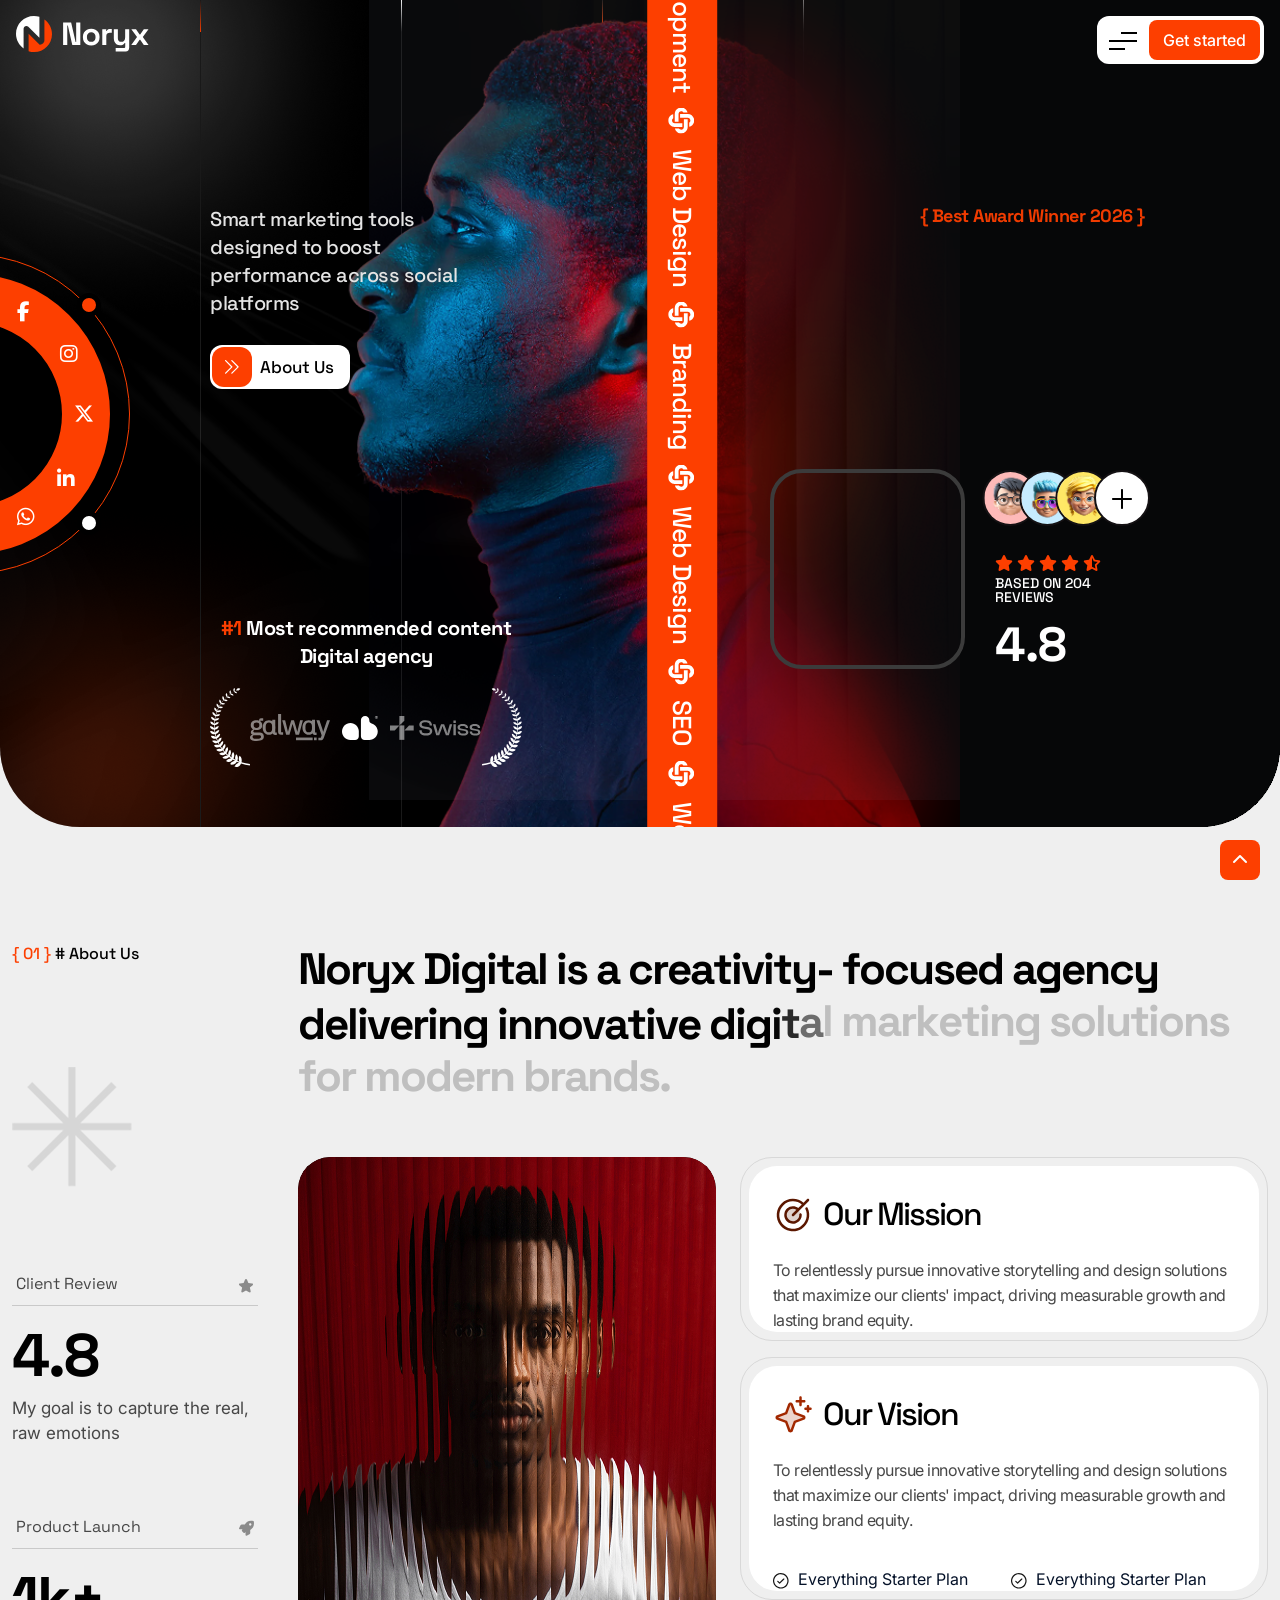
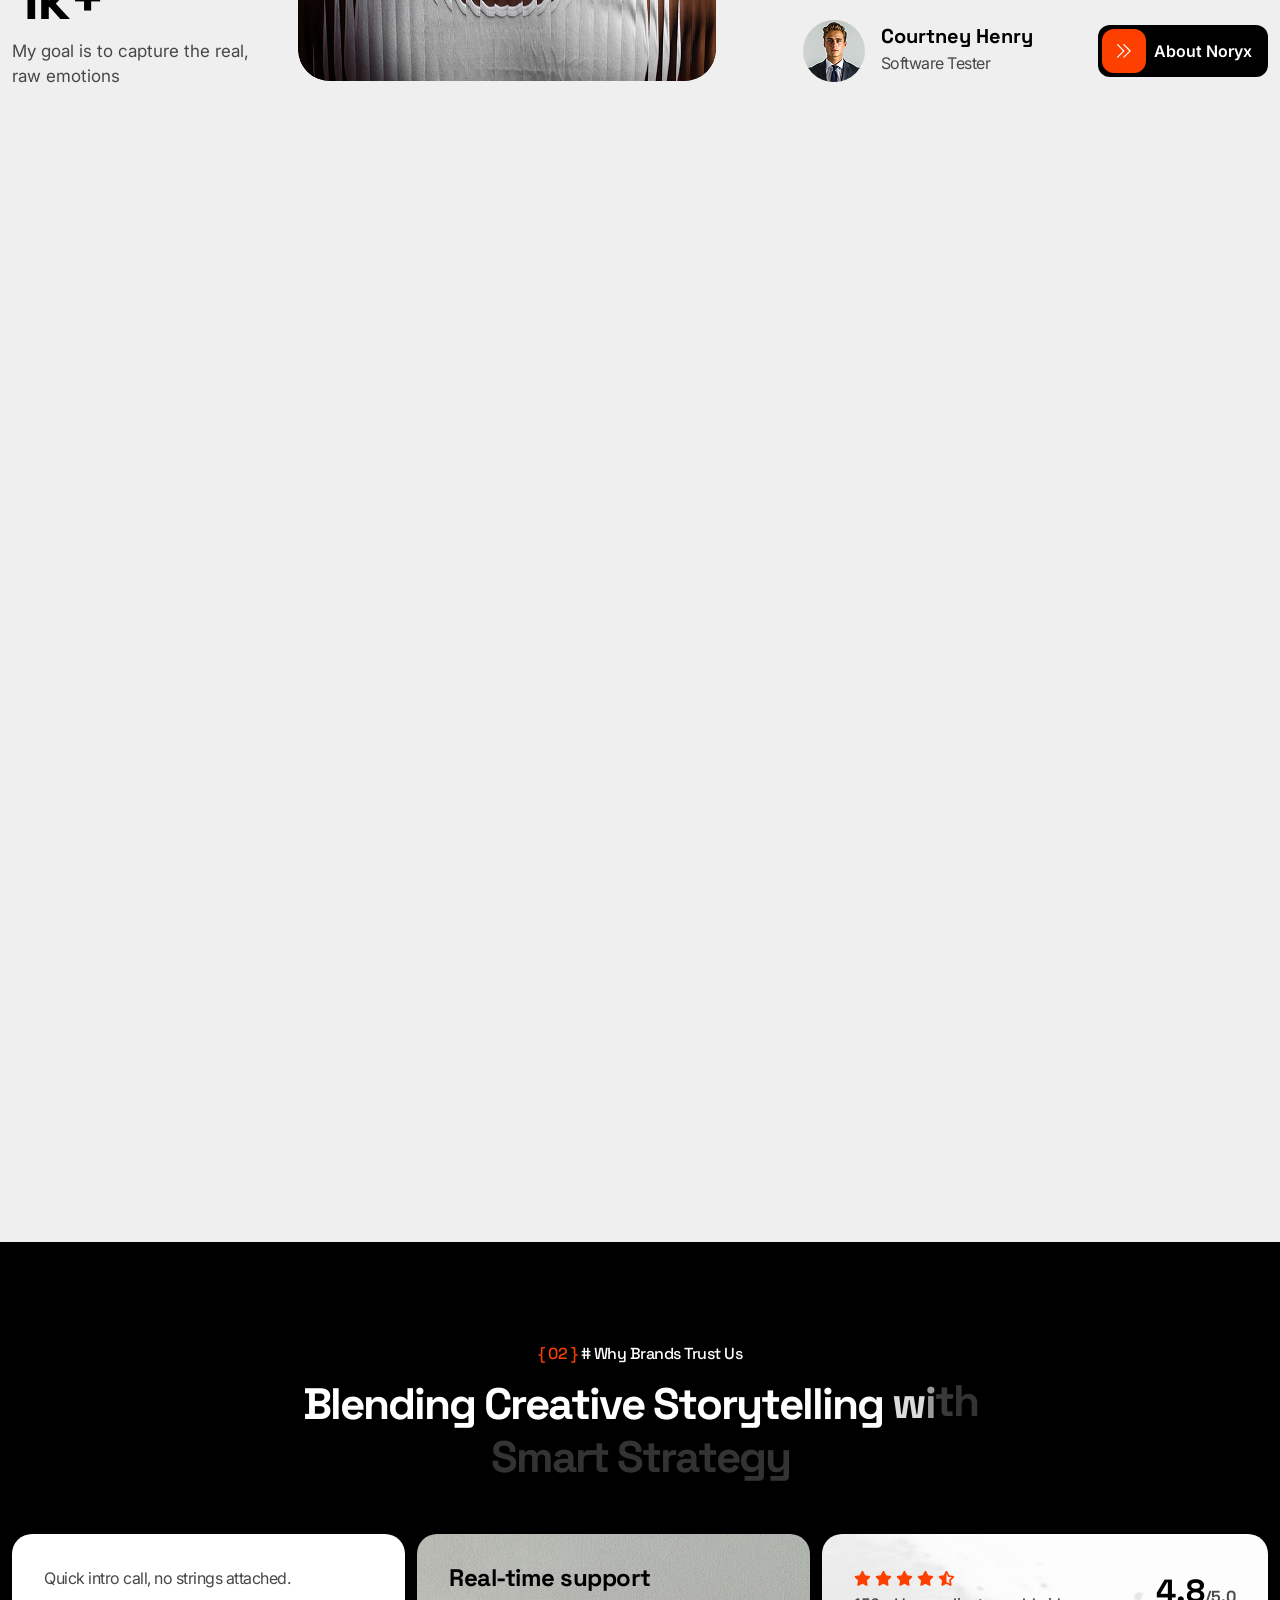
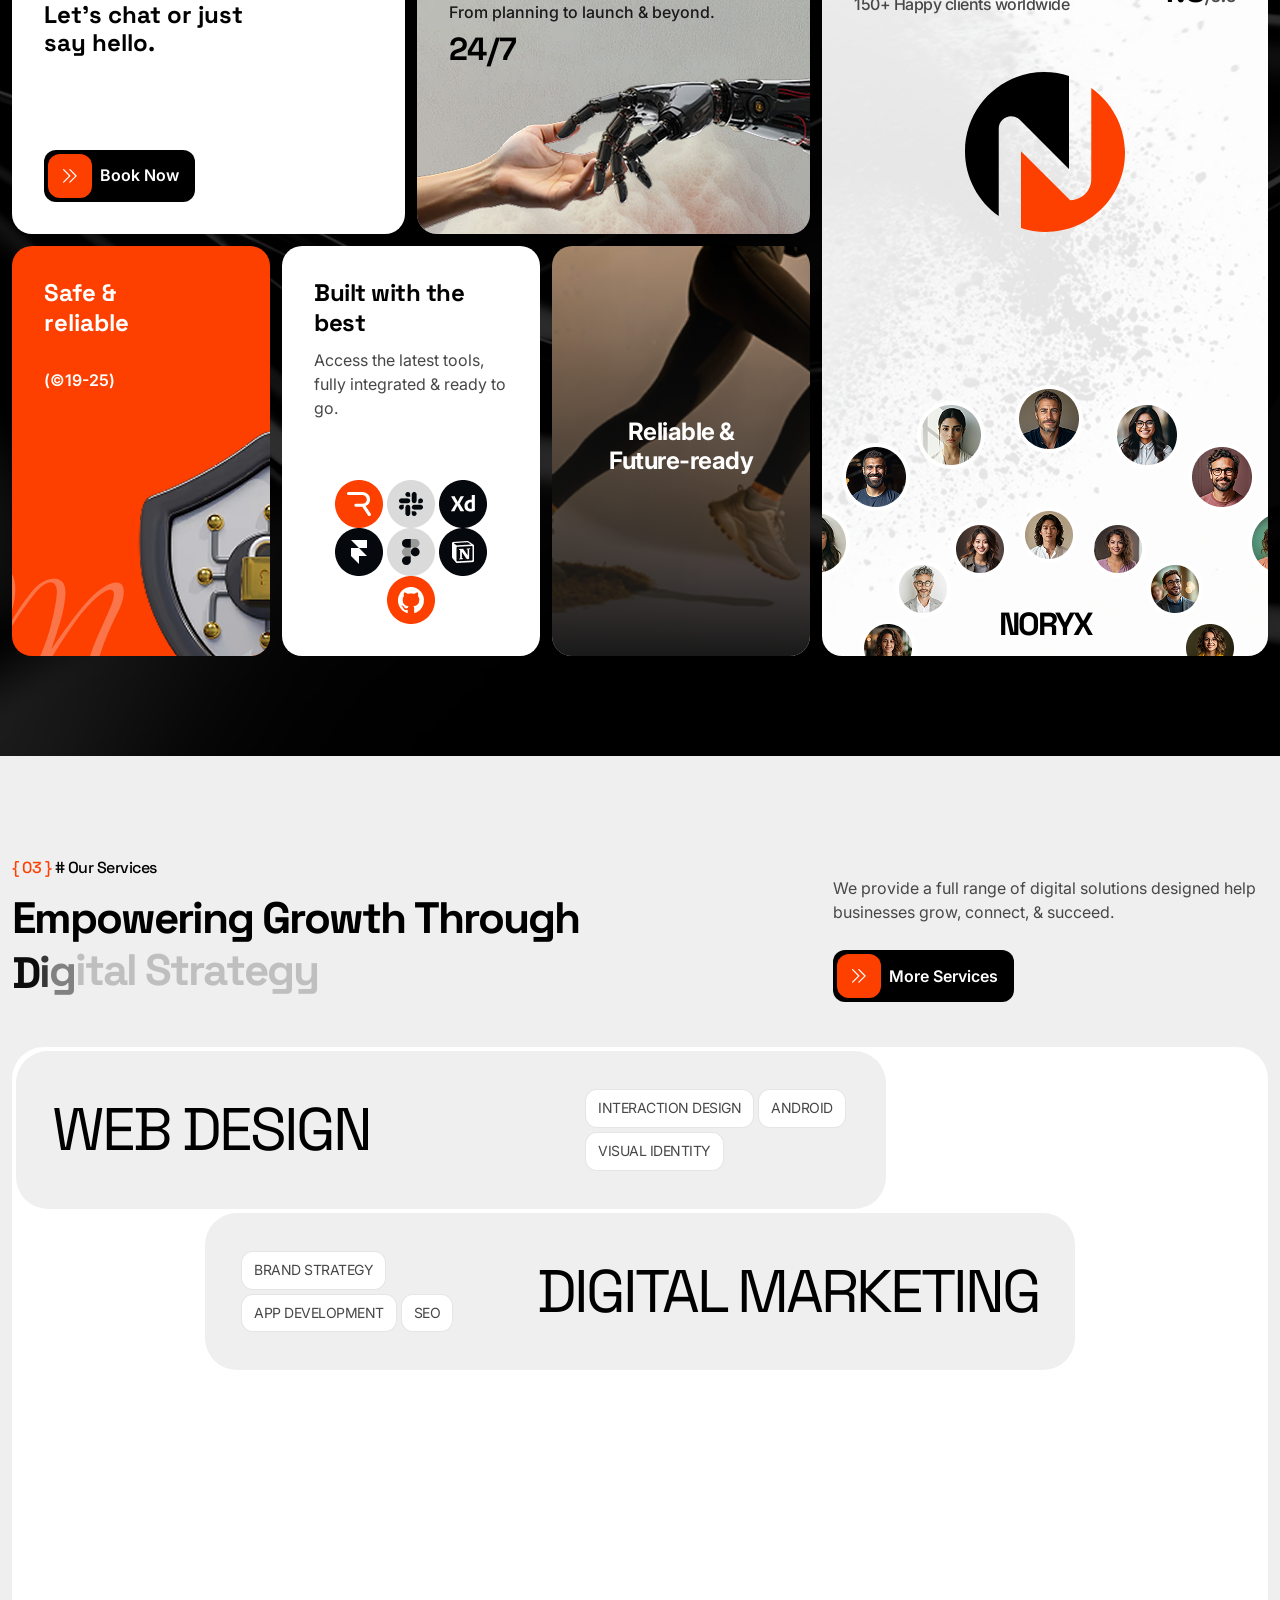
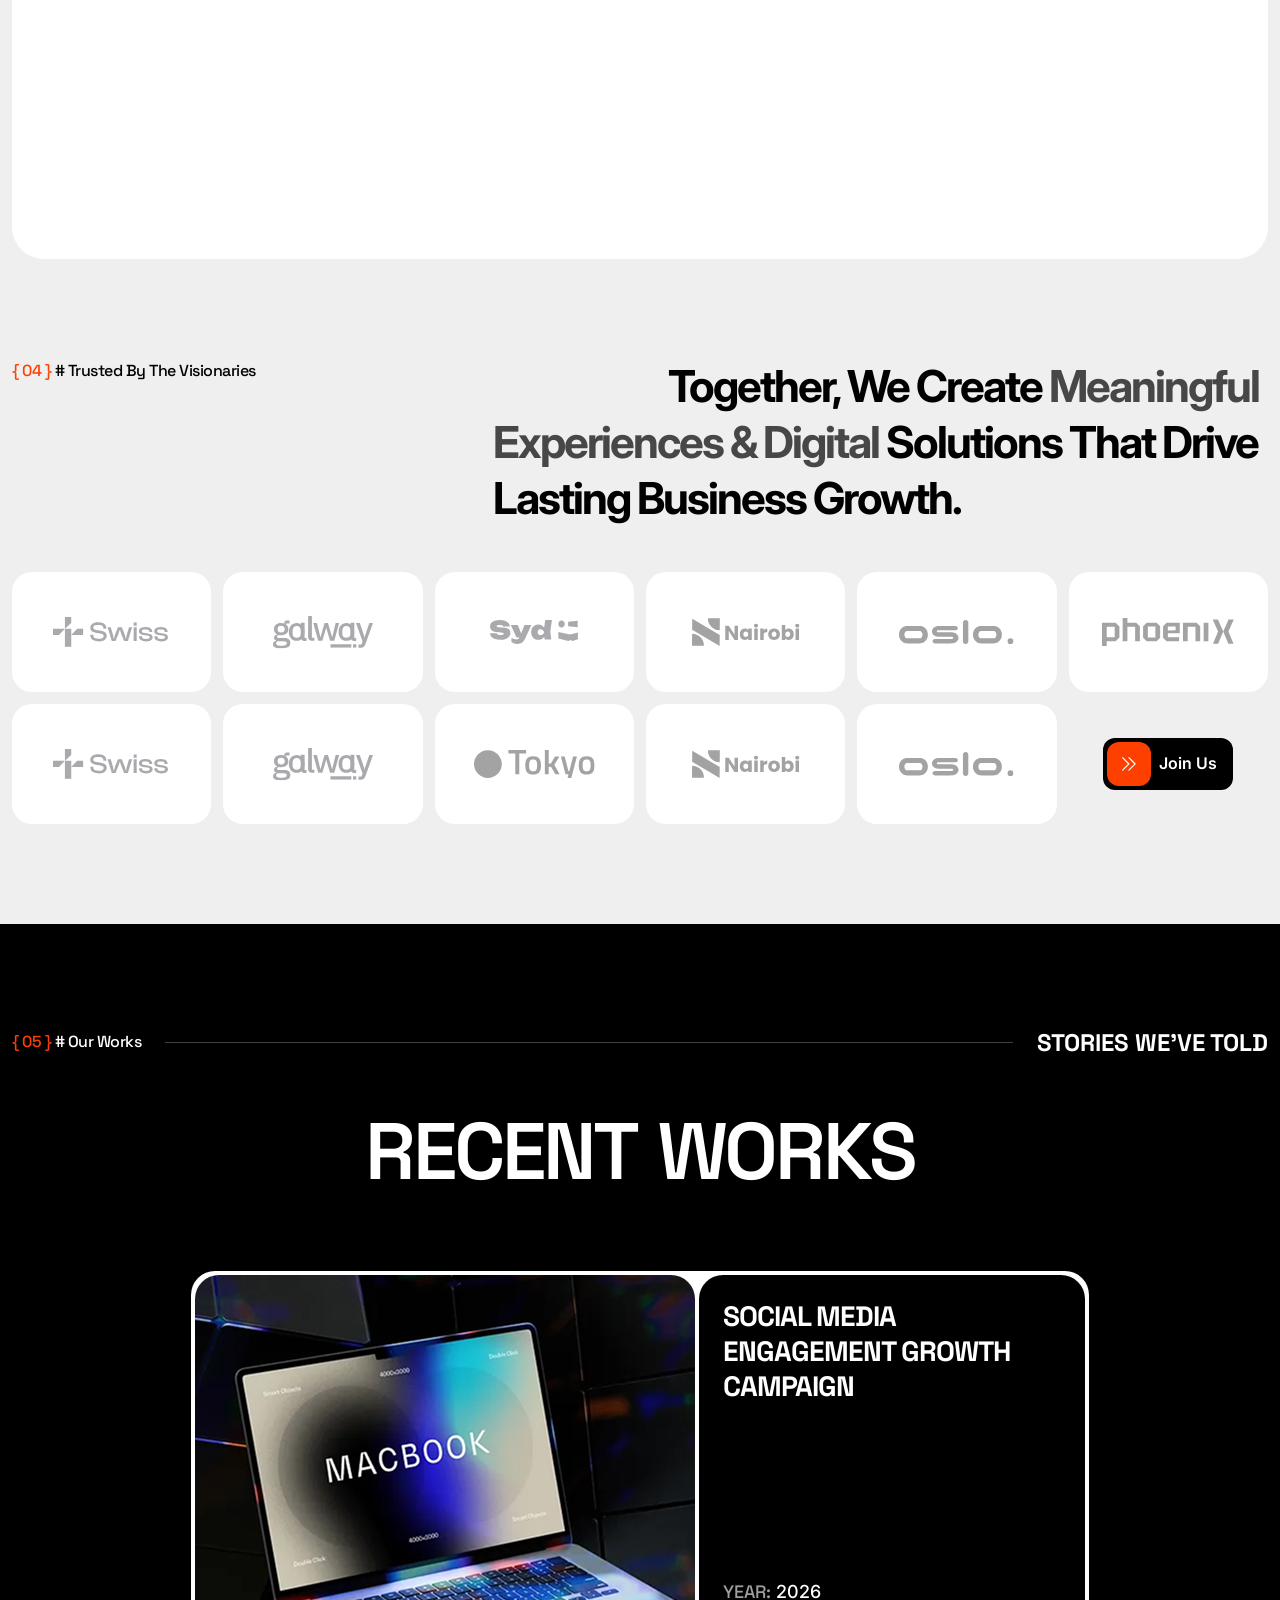
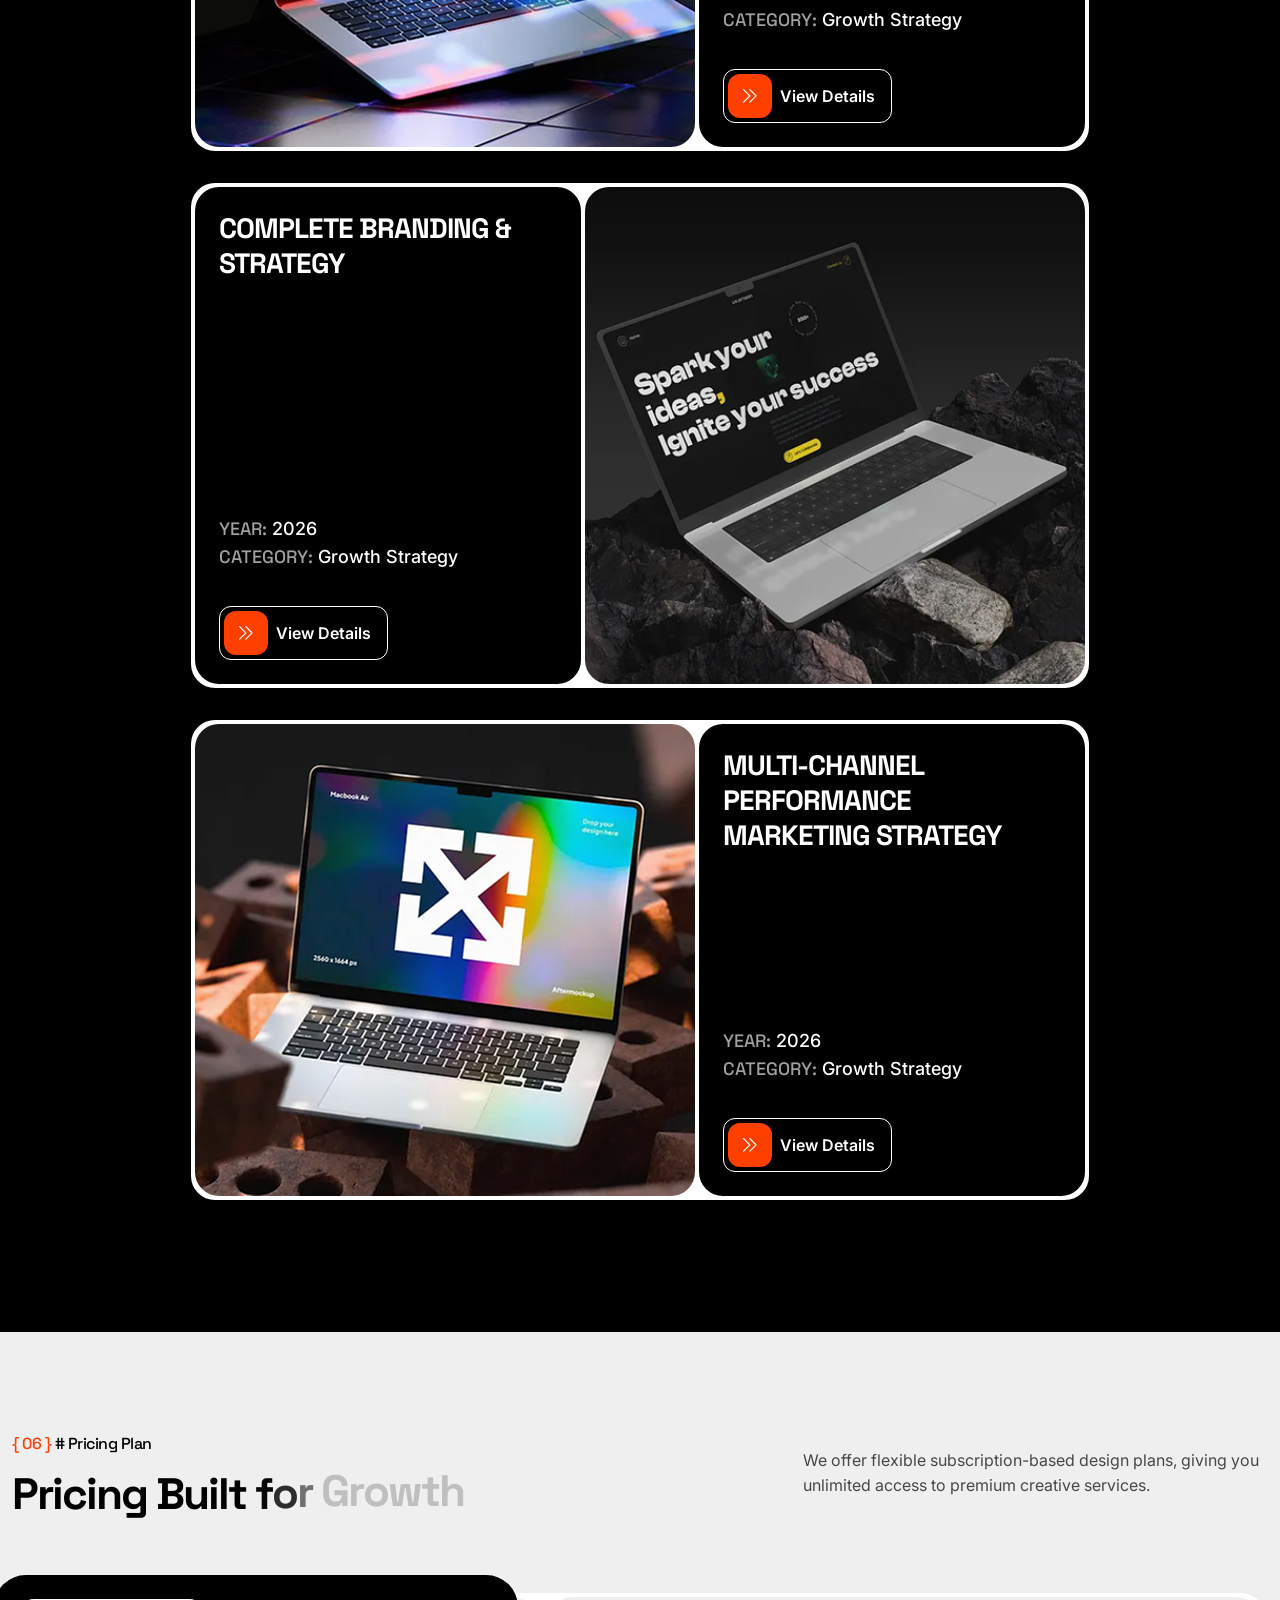
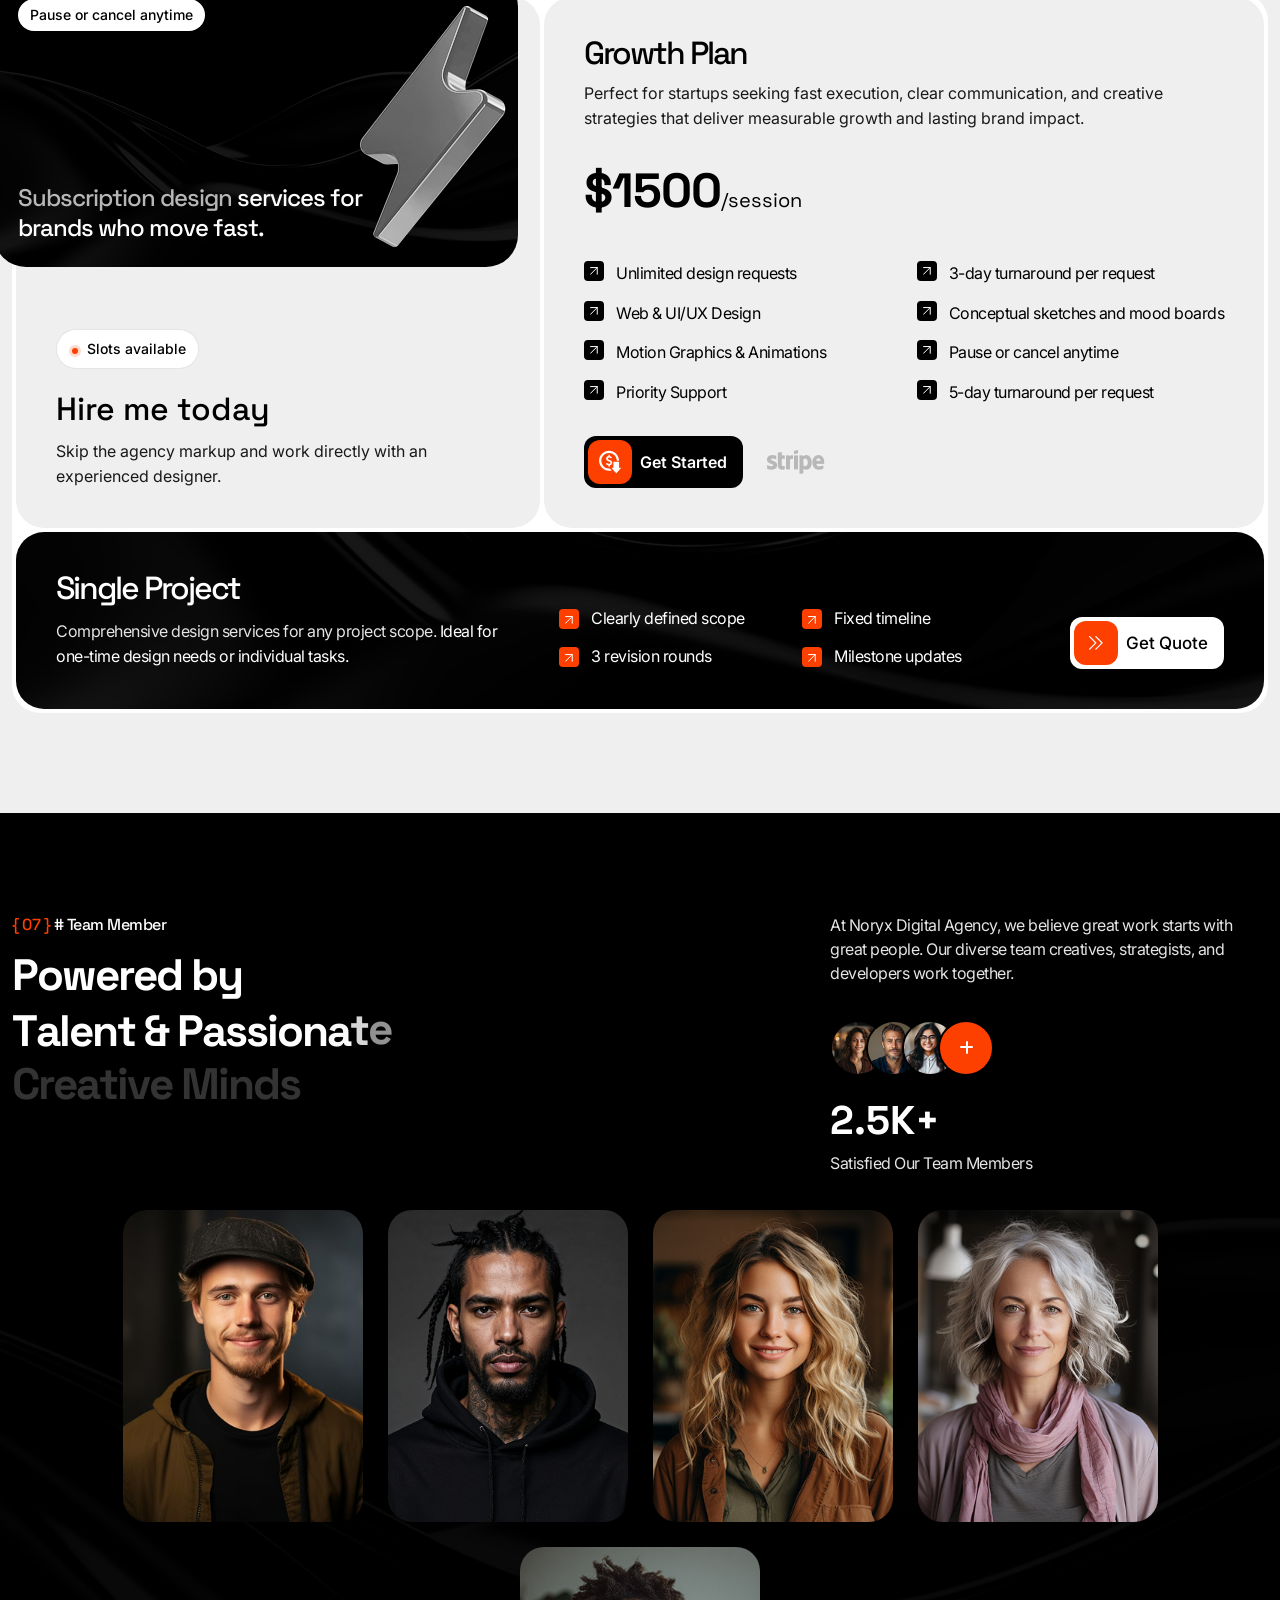
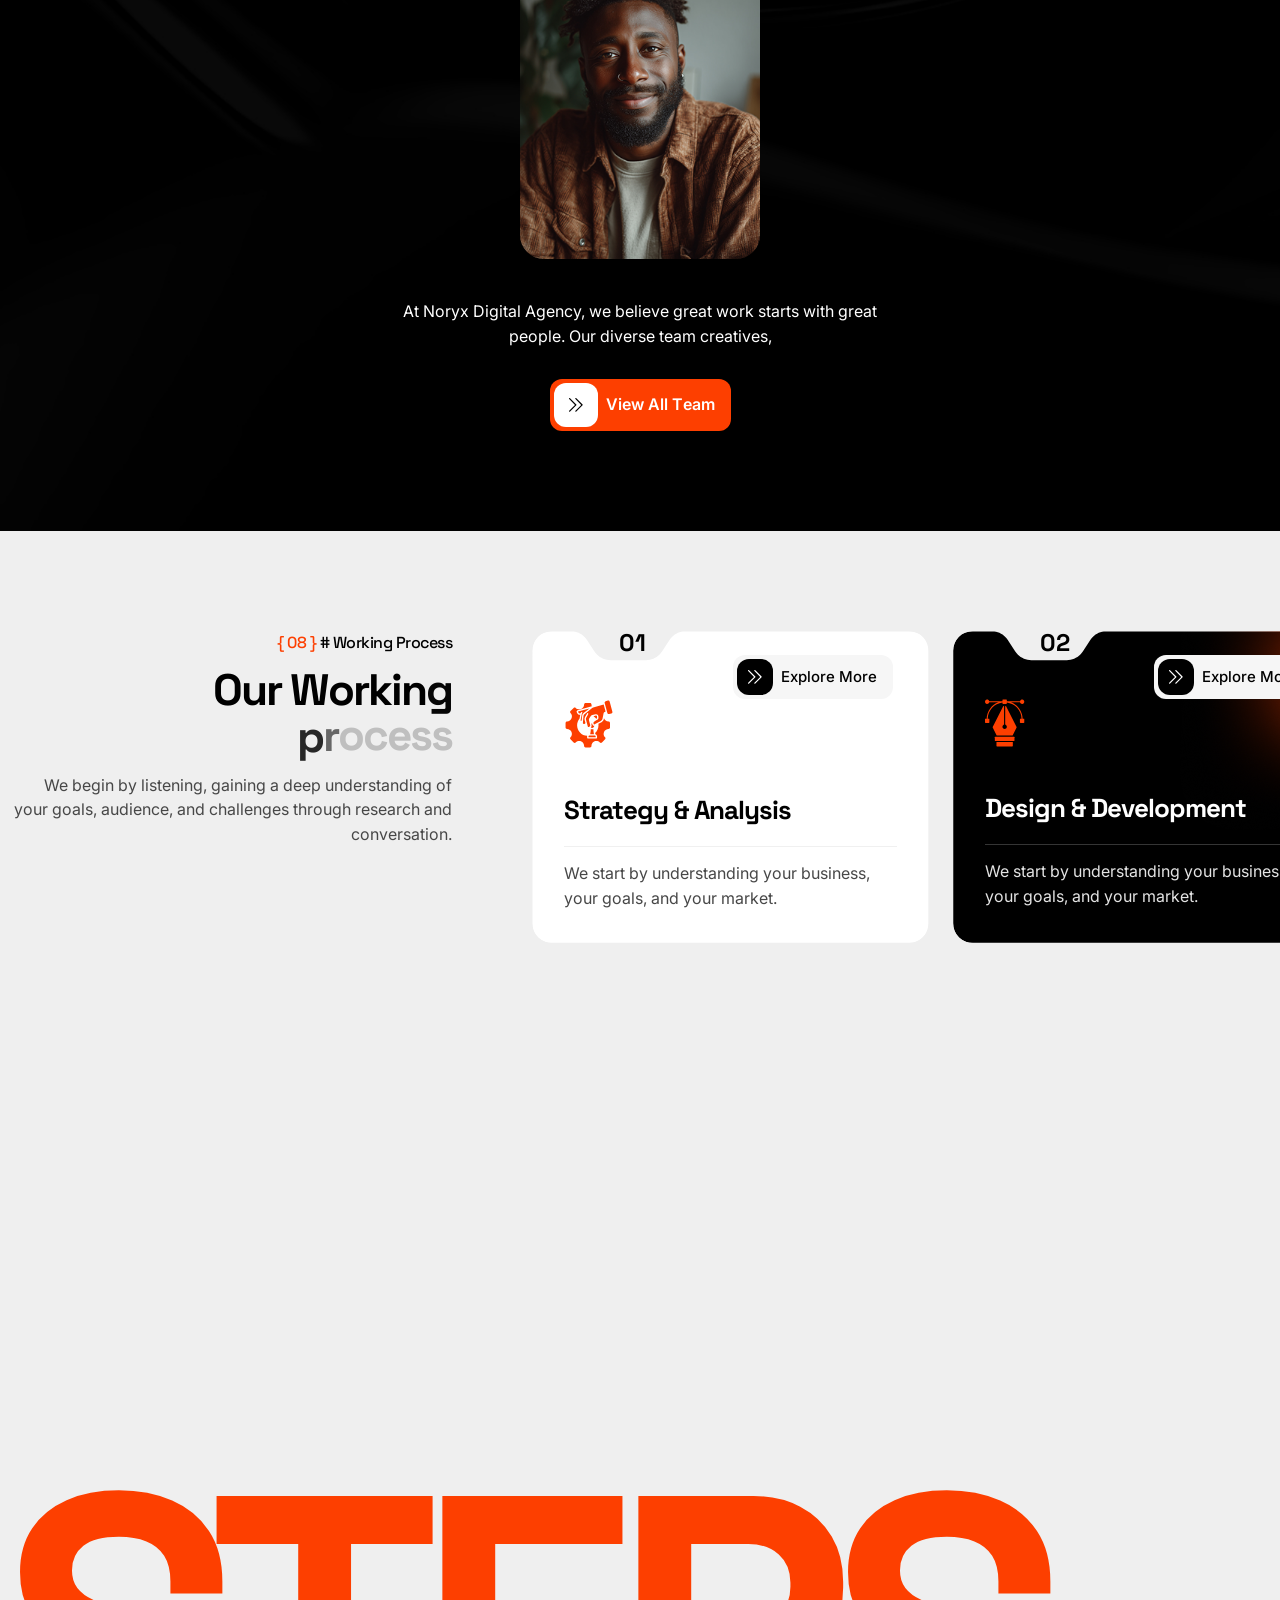
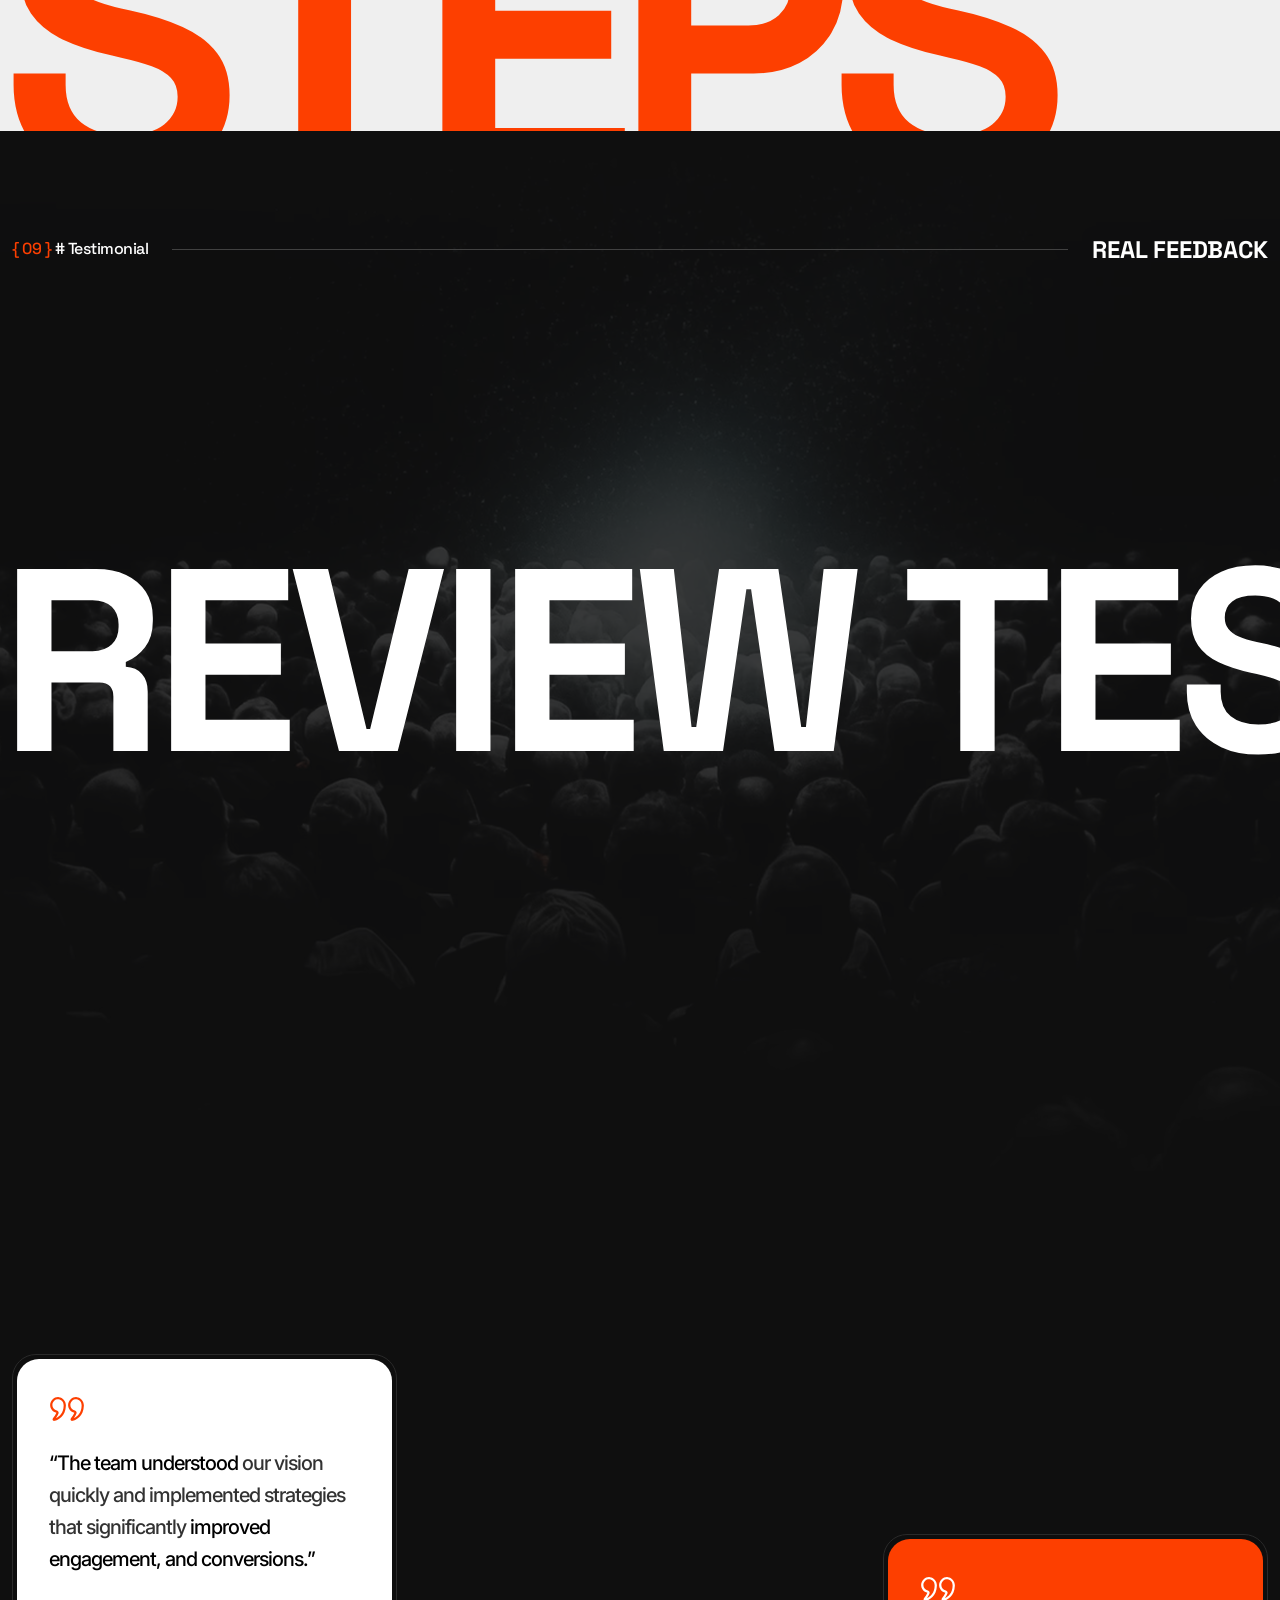
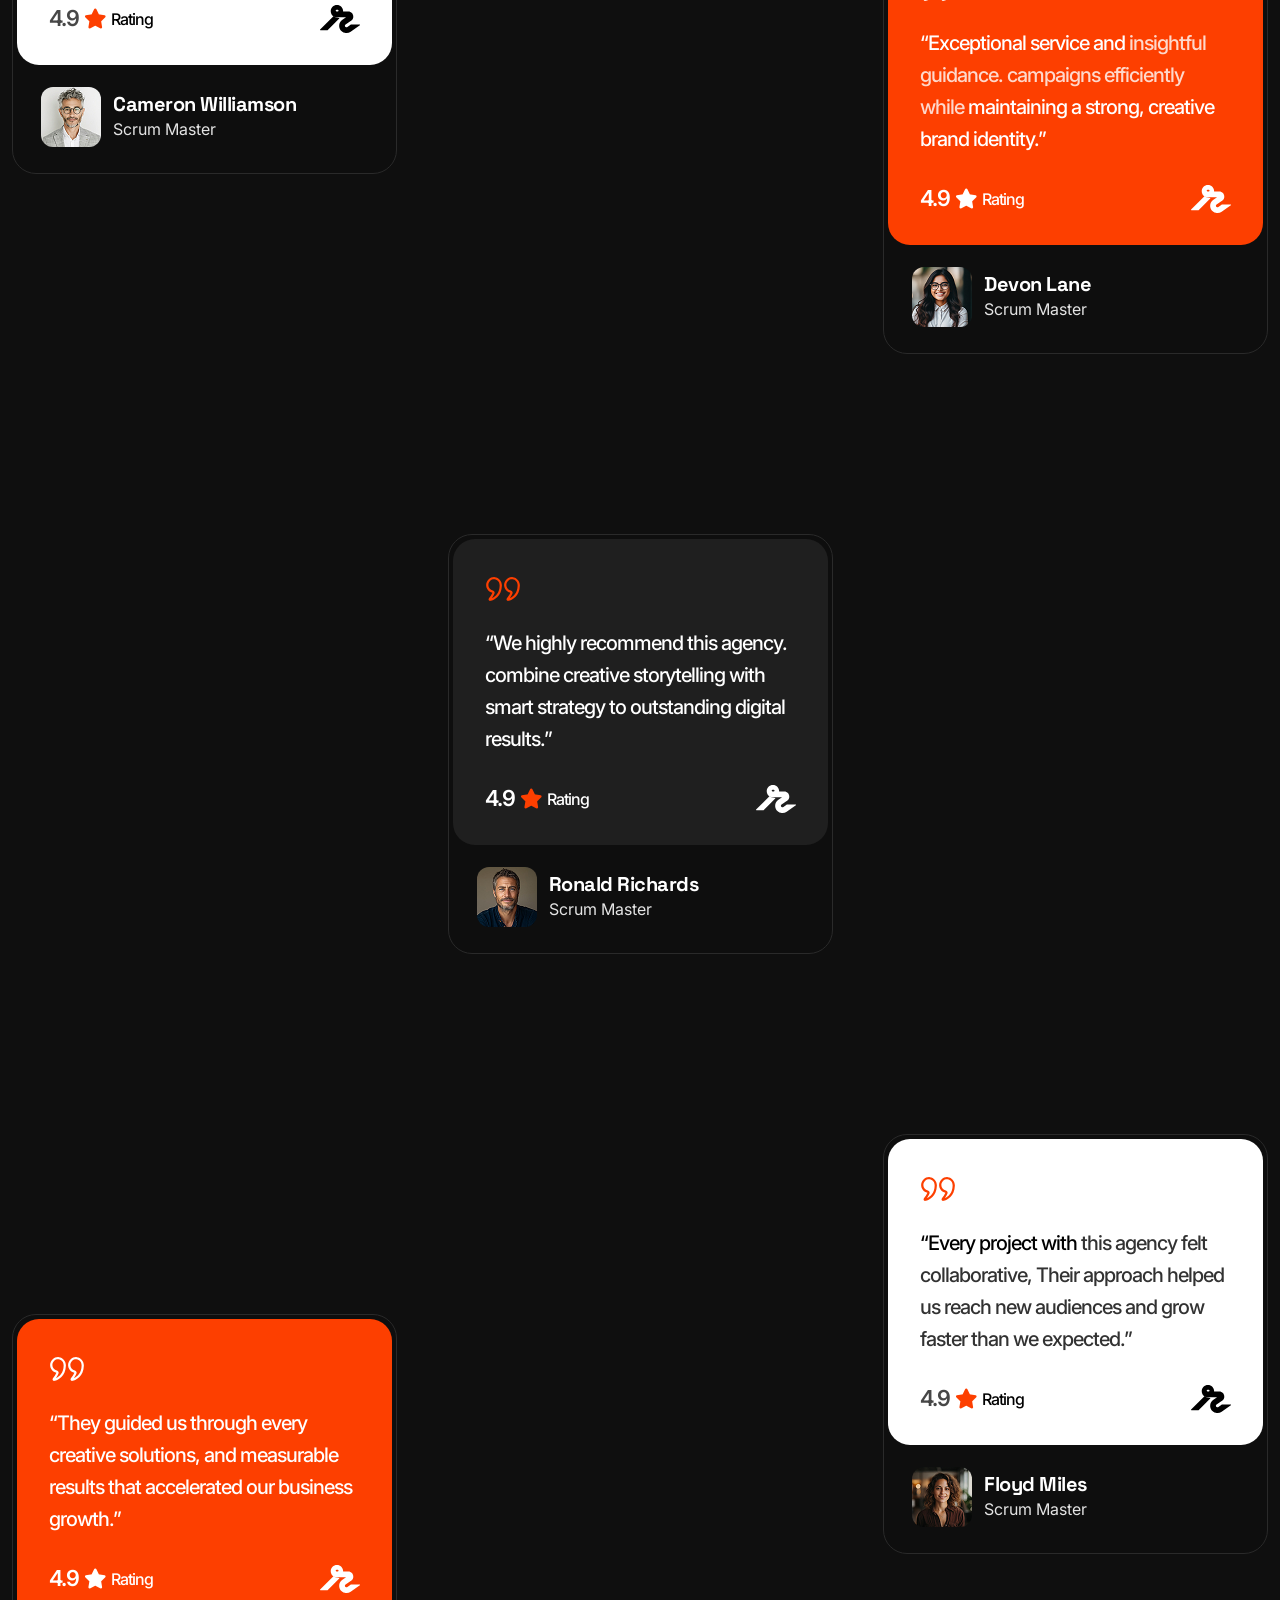
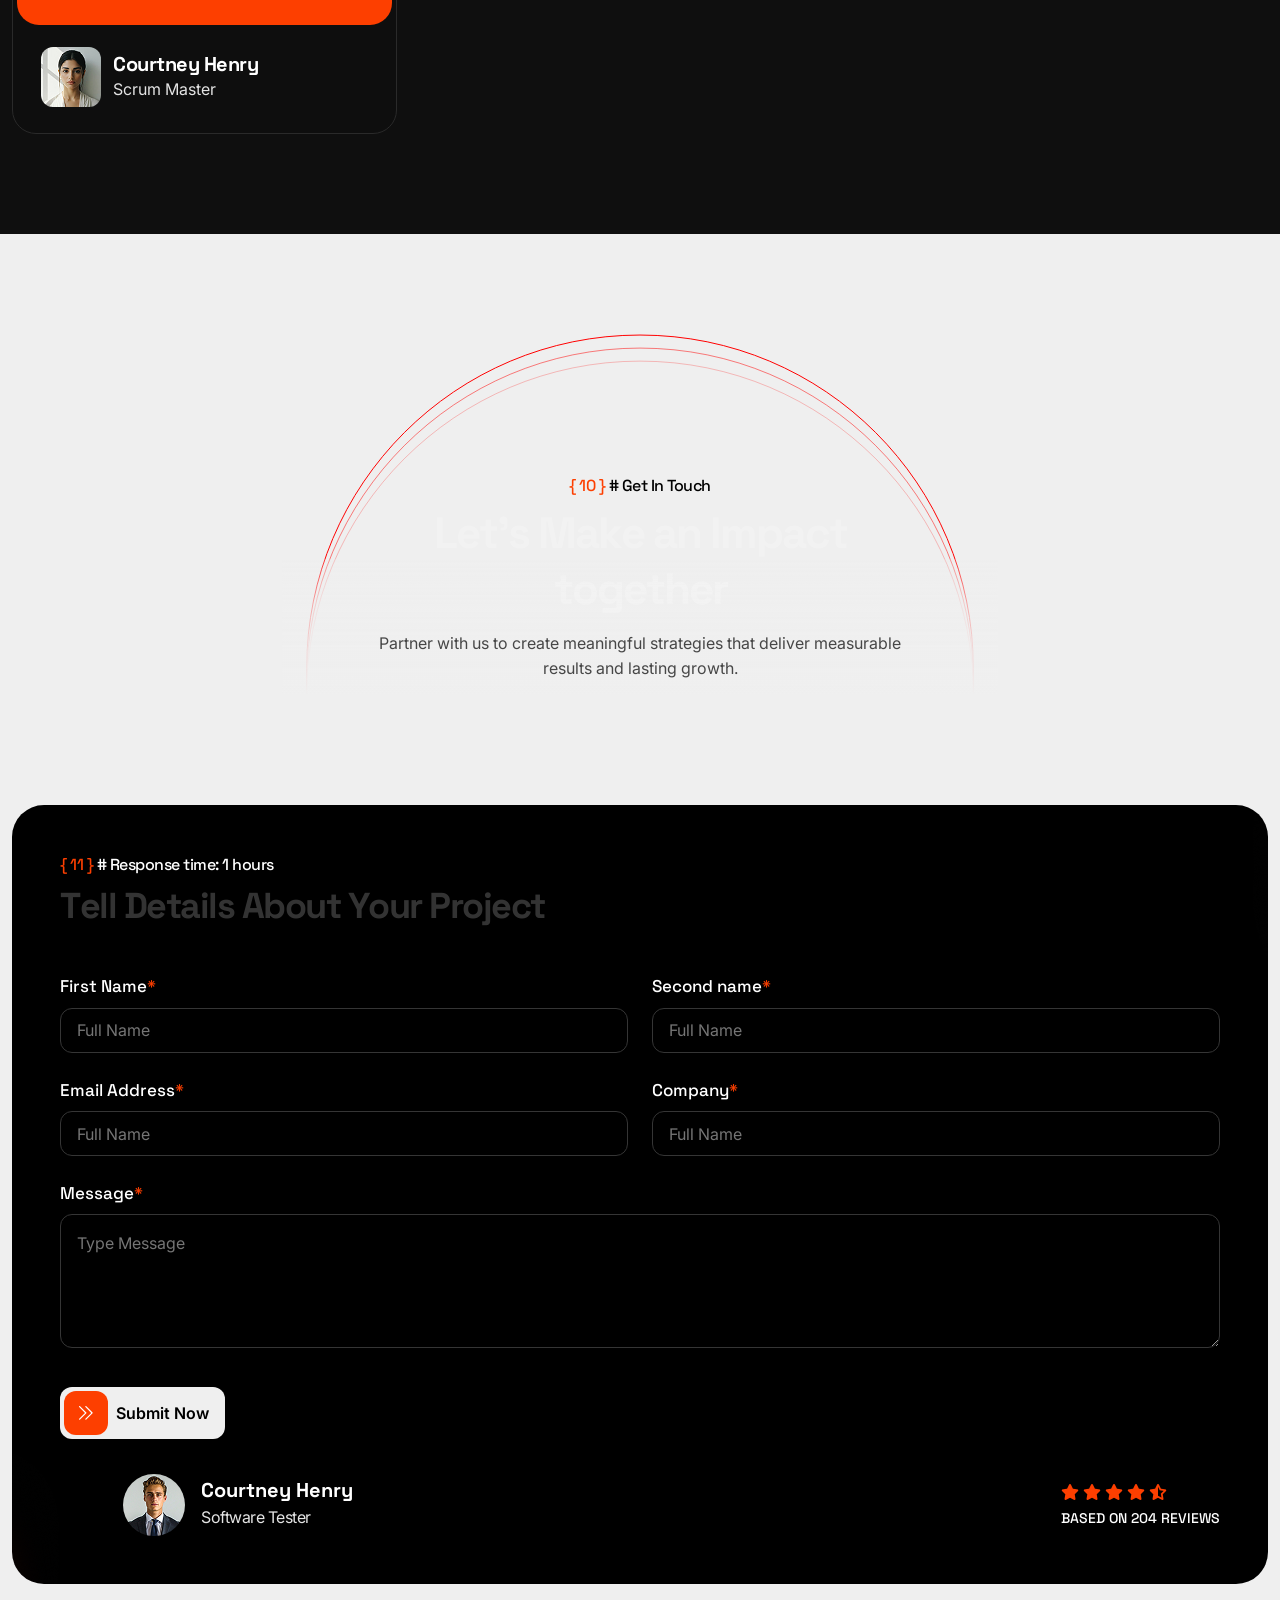
<file: index.html>
<!DOCTYPE html>
  <html lang="en">
  <head>
  	<meta charset="UTF-8">
  	<title>Noryx - Home 1</title>
  	<meta name="description" content="Noryx - Digital Agency & Portfolio WordPress Theme">
  	<meta name="keywords" content="agency, Creative Digital Agency, creative portfolio, design agency, digital agency, digital agency wordpress, digital marketing, digital marketing agency, freelancer, marketing, marketing agency, modern agency, seo, seo agency, social media marketing">
  	<meta name="author" content="Themexriver">
  	<link rel="shortcut icon" href="assets/img/logo/fv-1.png" type="image/x-icon">
  	<!-- Mobile Specific Meta -->
  	<meta name="viewport" content="width=device-width, initial-scale=1">


  	<link rel="stylesheet" href="assets/css/bootstrap.min.css">
  	<link rel="stylesheet" href="assets/css/fontawesome.css">
  	<link rel="stylesheet" href="assets/css/animate.css">
  	<link rel="stylesheet" href="assets/css/swiper.min.css">
  	<link rel="stylesheet" href="assets/css/jquery-ui.css"> 
  	<link rel="stylesheet" href="assets/css/magnific-popup.css">
  	<link rel="stylesheet" href="assets/css/style.css">
  </head>
  <body class="home-1">
  	<div id="preloader">
  		<div class="preloader-logo">
  			<svg class="logo-spin" width="168" height="168" viewBox="-20 -20 208 208" fill="none" xmlns="http://www.w3.org/2000/svg">
  				<path class="path-white" d="M35.4335 60.0016V59.3879C35.4335 47.8896 49.3705 42.1311 57.5217 50.2617L109.208 101.817V4.0795C101.071 1.43506 92.3865 0 83.3646 0C37.3235 0 0 37.2294 0 83.1541C0 111.282 14.0034 136.145 35.4335 151.193V60.0016Z" fill="white"/>
  				<path class="path-orange" d="M132.567 16.8066V112.635C132.567 116.367 131.634 119.88 129.992 122.961C126.28 129.924 118.937 134.667 110.479 134.667L58.793 83.1121V163.92C66.9299 166.565 75.6143 168 84.6361 168C130.677 168 168.001 130.77 168.001 84.8455C168.001 56.7177 153.997 31.8546 132.567 16.8066Z" fill="#FD3F00"/>
  			</svg>
  		</div>
  	</div>
  </div>
  <div class="nx-up">
  	<a href="#" class="nx-scrollup text-center"><i class="fa-solid fa-chevron-up"></i></a>
  </div>
<!-- Start of Header section
	============================================= -->
	<header id="nx-header" class="nx-header-section header_style_one txa_sticky_header">
		<div class="nx-header-content d-flex justify-content-between">
			<div class="brand-logo">
				<a href="#"><img src="assets/img/logo/logo1.svg" alt=""></a>
			</div>
			<div class="nx-hd-action d-flex align-items-center">
				<div class="nx-ofcanvas-btn open_mobile_menu">
					<svg width="28" height="18" viewBox="0 0 28 18" fill="none" xmlns="http://www.w3.org/2000/svg">
						<line x1="12" y1="1" x2="28" y2="1" stroke="black" stroke-width="2"/>
						<line y1="17" x2="16" y2="17" stroke="black" stroke-width="2"/>
						<line y1="9" x2="28" y2="9" stroke="black" stroke-width="2"/>
					</svg>
				</div>
				<div class="cta-btn">
					<a href="#">Get started</a>
				</div>
			</div>
		</div>
	</header>

	<!-- Mobile-start -->
	<div class="mobile_menu lenis lenis-smooth ofcanvas_sidebar position-relative">
		<div class="mobile_menu_wrap">
			<div class="mobile_menu_overlay open_mobile_menu"></div>
			<div class="mobile_menu_content">
				<div class="mobile_menu_close open_mobile_menu">
					<i class="fas fa-times"></i>
				</div>
				<div class="m-brand-logo">
					<img src="assets/img/logo/logo1.svg" alt="">
				</div>
				<div class="mobile-search-bar position-relative">
					<form action="#">
						<input type="text" name="search" placeholder="Keywords">
						<button><i class="fas fa-search"></i></button>
					</form>
				</div>
				<nav class="mobile-main-navigation  clearfix ul-li">
					<ul id="m-main-nav" class="nav navbar-nav clearfix">
						<li class="dropdown active">
							<a href="!#">Home</a>
							<ul class="dropdown-menu clearfix">
								<li><a class="active" href="index.html">Home Page 1</a></li>
								<li><a href="index-2.html">Home Page 2</a></li>
								<li><a href="index-3.html">Home Page 3</a></li>
								<li><a href="index-4.html">Home Page 4</a></li>
								<li><a href="index-5.html">Home Page 5</a></li>
								<li><a href="index-6.html">Home Page 6</a></li>
								<li><a href="index-7.html">Home Page 7</a></li>
							</ul>
						</li>
						<li><a href="about.html">Solutions</a></li>
						<li><a href="about.html">About</a></li>
						<li class="dropdown">
							<a href="!#">Pages</a>
							<ul class="dropdown-menu clearfix">
								<li><a href="service.html">Services</a></li>
								<li class="dropdown">
									<a href="service-single.html">Services Details</a>
									<ul class="dropdown-menu clearfix">
										<li><a href="service-single.html">Construction </a></li>
										<li><a href="service-single-2.html">Architect Design</a></li>
										<li><a href="service-single-3.html">Interior Design</a></li>
										<li><a href="service-single-4.html">3D Animation</a></li>
										<li><a href="service-single-5.html">House Renovation</a></li>
										<li><a href="service-single-6.html">Ideas & Inspiration</a></li>
									</ul>
								</li>
								<li><a href="team.html">Team Page</a></li>
								<li class="dropdown">
									<a href="service-single.html">Blog</a>
									<ul class="dropdown-menu clearfix">
										<li><a href="service-single.html">Construction</a></li>
										<li><a href="service-single-2.html">Architect Design</a></li>
										<li><a href="service-single-3.html">Interior Design</a></li>
										<li><a href="service-single-4.html">3D Animation</a></li>
										<li><a href="service-single-5.html">House Renovation</a></li>
										<li><a href="service-single-6.html">Ideas & Inspiration</a></li>
									</ul>
								</li>
								<li><a href="faq.html">FAQ Page</a></li>
								<li><a href="pricing.html">Pricing Page</a></li>
								<li><a href="testimonial.html">Testimonial Page</a></li>
								<li><a href="contact.html">Contact Page</a></li>
								<li><a href="booking.html">Booking Page</a></li>
							</ul>
						</li>
						<li class="dropdown">
							<a href="!#">Shop</a>
							<ul class="dropdown-menu clearfix"> 
								<li><a href="shop.html">Shop Page </a></li>
								<li><a href="shop-single.html">Shop Details</a></li>
							</ul>
						</li>
						<li><a href="about.html">Contact</a></li>
					</ul>
				</nav>
				<div class="ptx-mobile-header-social text-center">
					<a href="#"> <i class="fab fa-instagram"></i></a>
					<a href="#"> <i class="fab fa-linkedin-in"></i></a>
					<a href="#"> <i class="fab fa-facebook"></i></a>
					<a href="#"> <i class="fab fa-youtube"></i></a>
				</div>
			</div>
		</div>
		<!-- /Mobile-Menu -->
	</div>
<!-- Start of Header section
	============================================= -->

<!-- Start of Hero section
	============================================= -->
	<section id="nx-hero1" class="nx-hero1-sec over-hidden position-relative">
		<div class="nx-hero1-bg img-cover position-absolute"><img src="assets/img/hero/hr-shape1.png" alt=""></div>
		<span class="nx-hr-shape1 position-absolute"><img src="assets/img/shape/shape1.png" alt=""></span>
		<span class="nx-hr-shape2 position-absolute"><img src="assets/img/shape/shape2.png" alt=""></span>
		<span class="nx-hr-shape3 position-absolute"><img src="assets/img/shape/shape5.png" alt=""></span>
		<div class="nx-hr-blur position-absolute"></div>
		<div class="nx-hr-social d-flex align-items-center justify-content-center ul-li">
			<span class="nx-socila-circle"></span>
			<ul>
				<li><a href="#"><i class="fa-brands fa-facebook-f"></i></a></li>
				<li><a href="#"><i class="fa-brands fa-instagram"></i></a></li>
				<li><a href="#"><i class="fa-brands fa-x-twitter"></i> </a></li>
				<li><a href="#"><i class="fa-brands fa-linkedin-in"></i></a></li>
				<li><a href="#"><i class="fa-brands fa-whatsapp"></i></a></li>
			</ul>
		</div>
		<div class="nx-hero1-content d-flex justify-content-between position-relative">
			<div class="nx-blur-shadow"></div>
			<div class="nx-hero1-left">
				<div class="nx-hr1-desc-text nx-text pera-content">
					<p>Smart marketing tools 
					designed to boost performance across social platforms</p>
					<div class="nx-btn1">
						<a href="#">
							<i>
								<svg width="14" height="14" viewBox="0 0 14 14" fill="none" xmlns="http://www.w3.org/2000/svg">
									<path d="M7.31754 7.31754L1.06753 13.5675C0.95026 13.6848 0.7912 13.7507 0.625347 13.7507C0.459495 13.7507 0.300435 13.6848 0.18316 13.5675C0.0658846 13.4503 3.26935e-09 13.2912 0 13.1253C-3.26935e-09 12.9595 0.0658846 12.8004 0.18316 12.6832L5.99175 6.87535L0.18316 1.06753C0.0658846 0.95026 0 0.7912 0 0.625347C0 0.459495 0.0658846 0.300435 0.18316 0.18316C0.300435 0.0658846 0.459495 0 0.625347 0C0.7912 0 0.95026 0.0658846 1.06753 0.18316L7.31754 6.43316C7.37565 6.49121 7.42175 6.56014 7.4532 6.63601C7.48465 6.71188 7.50084 6.79321 7.50084 6.87535C7.50084 6.95748 7.48465 7.03881 7.4532 7.11469C7.42175 7.19056 7.37565 7.25949 7.31754 7.31754ZM13.5675 6.43316L7.31754 0.18316C7.20026 0.0658846 7.0412 0 6.87535 0C6.7095 0 6.55044 0.0658846 6.43316 0.18316C6.31588 0.300435 6.25 0.459495 6.25 0.625347C6.25 0.7912 6.31588 0.95026 6.43316 1.06753L12.2418 6.87535L6.43316 12.6832C6.31588 12.8004 6.25 12.9595 6.25 13.1253C6.25 13.2912 6.31588 13.4503 6.43316 13.5675C6.55044 13.6848 6.7095 13.7507 6.87535 13.7507C7.0412 13.7507 7.20026 13.6848 7.31754 13.5675L13.5675 7.31754C13.6256 7.25949 13.6717 7.19056 13.7032 7.11469C13.7347 7.03881 13.7508 6.95748 13.7508 6.87535C13.7508 6.79321 13.7347 6.71188 13.7032 6.63601C13.6717 6.56014 13.6256 6.49121 13.5675 6.43316Z" fill="white"/>
								</svg>
							</i>
							<span>
								About Us
							</span>
						</a>
					</div>
				</div>
				<div class="nx-hr1-brand headline text-center">
					<h3><span>#1</span> Most recommended content Digital agency</h3>
					<div class="branding-logo d-flex align-items-center">
						<div class="item-shape1 ver_1">
							<img src="assets/img/shape/shape3.svg" alt="">
						</div>
						<div class="item-logos-area d-flex">
							<div class="item-img">
								<img src="assets/img/sponsor/sp1.svg" alt="">
							</div>
							<div class="item-img">
								<img src="assets/img/sponsor/sp2.svg" alt="">
							</div>
							<div class="item-img">
								<img src="assets/img/sponsor/sp3.svg" alt="">
							</div>
						</div>
						<div class="item-shape1 ver_2">
							<img src="assets/img/shape/shape4.svg" alt="">
						</div>
					</div>
				</div>
			</div>
			<div class="nx-hero1-right">
				<div class="nx-hero1-text headline">
					<div class="hr1-slug">{ Best Award Winner 2026 }</div>
					<h1 class="hr1_title nx_hero_title hero_title_1"><span>Superior</span> Quality Solutions</h1>
				</div>
				<div class="nx-hr1-bottom over-hidden d-flex justify-content-between align-items-end">
					<div class="bottom-video img-cover">
						<video autoplay="" muted="" loop="" playsinline="" preload="metadata"><source src="assets/img/01.mp4" type="video/mp4">
						</video>
					</div>
					<div class="nx-hr1-client">
						<div class="nx-hr1-slide-area  d-flex justify-content-end">
							<div class="nx-hr1-cl-slide">
								<div class="swiper-wrapper">
									<div class="swiper-slide">
										<div class="nx-h-cl-img">
											<img src="assets/img/client/cl1.jpg" alt="">
										</div>
									</div>
									<div class="swiper-slide">
										<div class="nx-h-cl-img">
											<img src="assets/img/client/cl2.jpg" alt="">
										</div>
									</div>
									<div class="swiper-slide">
										<div class="nx-h-cl-img">
											<img src="assets/img/client/cl3.jpg" alt="">
										</div>
									</div>
									<div class="swiper-slide">
										<div class="nx-h-cl-img">
											<img src="assets/img/client/cl2.jpg" alt="">
										</div>
									</div>
									<div class="swiper-slide">
										<div class="nx-h-cl-img">
											<img src="assets/img/client/cl1.jpg" alt="">
										</div>
									</div>
									<div class="swiper-slide">
										<div class="nx-h-cl-img">
											<img src="assets/img/client/cl2.jpg" alt="">
										</div>
									</div>
								</div>
							</div>
							<span class="cl_circle"><i><img src="assets/img/icon/ic1.svg" alt=""></i></span>
						</div>
						<div class="nx-hr1-cl-text headline d-flex align-items-center">
							<div class="cl-text ul-li">
								<ul>
									<li><i class="fa-solid fa-star"></i></li>
									<li><i class="fa-solid fa-star"></i></li>
									<li><i class="fa-solid fa-star"></i></li>
									<li><i class="fa-solid fa-star"></i></li>
									<li><i class="fa-solid fa-star-half-stroke"></i></li>
								</ul> 
								<span class="text-uppercase">Based on 204 Reviews</span> 
							</div>
							<h3>4.8</h3>
						</div>
					</div>
				</div>
			</div>
			<div class="nx-hero1-marquee">
				<div class="nx-hero1-mar-text nx_marquee_top  pera-content">
					<p class="nx-hm-text text-elm">
						Web Design <span><i><img src="assets/img/icon/ic2.svg" alt=""></i></span>         
					</p>
					<p class="nx-hm-text text-elm">
						Branding <span><i><img src="assets/img/icon/ic2.svg" alt=""></i></span>         
					</p>
					<p class="nx-hm-text text-elm">
						Web Design <span><i><img src="assets/img/icon/ic2.svg" alt=""></i></span>         
					</p>
					<p class="nx-hm-text text-elm">
						SEO <span><i><img src="assets/img/icon/ic2.svg" alt=""></i></span>         
					</p>
					<p class="nx-hm-text text-elm">
						Web Development <span><i><img src="assets/img/icon/ic2.svg" alt=""></i></span>         
					</p>
				</div>
			</div>
			<div id="nx_hero_anim" class="nx-hero1-img  position-absolute">
				<img src="assets/img/hero/hr1.png" alt="">
			</div>
		</div>
		<div class="line_animation">
			<div class="line_area"></div>
			<div class="line_area"></div>
			<div class="line_area"></div>
			<div class="line_area"></div>
		</div>
	</section>
<!-- End of Hero section
	============================================= -->	

<!-- Start of About section
	============================================= -->
	<section id="nx-ab1" class="nx-ab1-sec pt-115 pb-100">
		<div class="nx-ab1-vh">
			<div class="nx-ab1-sticky">
				<div class="nx-ab1-wrapper over-hidden">
					<div class="container">
						<div class="nx-ab1-content d-flex">
							<div class="nx-ab1-counter">
								<div class="nx-ab1-subtitle mb-100">
									<span>{ 01 }</span> # About Us
								</div>
								<div class="nx-ab1-count-shape">
									<img src="assets/img/shape/shape6.png" alt="">
								</div>
								<div class="nx-ab1-count-wrap">
									<div class="nx-ab1-count-item">
										<div class="item-top text-capitalize d-flex justify-content-between align-items-center">
											<span>client review</span>
											<i>
												<svg width="16" height="16" viewBox="0 0 16 16" fill="none" xmlns="http://www.w3.org/2000/svg">
													<g opacity="0.6">
														<path d="M14.6555 7.14863L11.8367 9.60863L12.6811 13.2711C12.7258 13.4626 12.713 13.663 12.6445 13.8472C12.5759 14.0315 12.4545 14.1914 12.2955 14.3071C12.1365 14.4227 11.9469 14.489 11.7505 14.4975C11.5541 14.506 11.3595 14.4564 11.1911 14.3549L7.99673 12.4174L4.80923 14.3549C4.64084 14.4564 4.44627 14.506 4.24984 14.4975C4.05342 14.489 3.86385 14.4227 3.70485 14.3071C3.54586 14.1914 3.42447 14.0315 3.35589 13.8472C3.2873 13.663 3.27455 13.4626 3.31923 13.2711L4.16236 9.61238L1.34298 7.14863C1.19386 7.02002 1.08603 6.85024 1.03302 6.66059C0.980001 6.47094 0.984157 6.26986 1.04497 6.08257C1.10577 5.89527 1.22052 5.7301 1.37483 5.60776C1.52914 5.48542 1.71613 5.41136 1.91236 5.39488L5.62861 5.073L7.07923 1.613C7.15499 1.43145 7.28276 1.27637 7.44647 1.16729C7.61018 1.05821 7.80251 1 7.99923 1C8.19596 1 8.38828 1.05821 8.55199 1.16729C8.7157 1.27637 8.84348 1.43145 8.91923 1.613L10.3742 5.073L14.0892 5.39488C14.2855 5.41136 14.4725 5.48542 14.6268 5.60776C14.7811 5.7301 14.8958 5.89527 14.9566 6.08257C15.0174 6.26986 15.0216 6.47094 14.9686 6.66059C14.9156 6.85024 14.8077 7.02002 14.6586 7.14863H14.6555Z" fill="#474747"/>
													</g>
												</svg>
											</i>
										</div>

										<div class="item-bottom headline pera-content">
											<h3>4.8</h3>
											<p>My goal is to capture the real,
											raw emotions</p>
										</div>
									</div>

									<div class="nx-ab1-count-item">
										<div class="item-top text-capitalize d-flex justify-content-between align-items-center">
											<span>product launch</span>
											<i>
												<svg width="15" height="16" viewBox="0 0 15 16" fill="none" xmlns="http://www.w3.org/2000/svg">
													<g opacity="0.6" clip-path="url(#clip0_34083_2613)">
														<path d="M14.7949 1.38412C15 2.31745 15 3.04662 14.9707 3.77578C14.9707 6.77995 13.3594 8.58828 11.2207 9.92994V12.9925C11.2207 13.4591 10.8985 14.0133 10.459 14.2466L7.5586 15.6758C7.47071 15.705 7.35351 15.7341 7.26562 15.7341C6.85547 15.7341 6.5625 15.4425 6.53321 15.0342V12.0299L5.88867 12.6716C5.50781 13.0508 4.89258 12.9925 4.57031 12.6716L3.07617 11.1841C2.69531 10.8049 2.72461 10.1925 3.07617 9.87162L3.72071 9.20078H0.703125C0.292969 9.20078 0 8.90911 0 8.50078C0 8.41328 0.0292969 8.29661 0.0585938 8.20911L1.49414 5.32161C1.72851 4.88411 2.28515 4.56328 2.7539 4.53411H5.83008C7.17774 2.43411 8.99414 0.800781 12.0117 0.800781C12.7441 0.800781 13.4765 0.800781 14.414 1.00495C14.5899 1.06328 14.7363 1.20911 14.7949 1.38412ZM11.25 5.70078C11.8946 5.70078 12.4219 5.20495 12.4219 4.53411C12.4219 3.89245 11.8946 3.36745 11.25 3.36745C10.5762 3.36745 10.0781 3.89245 10.0781 4.53411C10.0781 5.20495 10.5762 5.70078 11.25 5.70078Z" fill="#474747"/>
													</g>
													<defs>
														<clipPath id="clip0_34083_2613">
															<rect width="15" height="16" fill="white"/>
														</clipPath>
													</defs>
												</svg>
											</i>
										</div>

										<div class="item-bottom headline pera-content">
											<h3>1k+</h3>
											<p>My goal is to capture the real,
											raw emotions </p>
										</div>
									</div>

								</div>
							</div>
							<div class="nx-ab1-mission-text headline">
								<h2 class="nx-itm-title nx-itm-anim">Noryx Digital is a creativity- focused agency delivering innovative digital marketing solutions for modern brands.</h2>
								<div class="nx-ab1-mission-wrapper d-flex mt-50">
									<div class="nx-ab1-mission-img position-relative">
										<div class="ax-ab1-mis">
											<div class="item-img img-cover">
												<img src="assets/img/about/ab2.jpg" alt="">
											</div>
										</div>
										<div class="ax-ab1-mis">
											<div class="item-img img-cover">
												<img src="assets/img/about/ab1.jpg" alt="">
											</div>
										</div>
									</div>
									<div class="nx-ab1-mission-text-area">
										<div class="nx-ab1-mission-text-wrap">
											<div class="nx-ab1-mission-item pera-content ul-li">
												<div class="item-text-wrap">
													<div class="item-title d-flex align-items-center">
														<i>
															<svg width="40" height="40" viewBox="0 0 40 40" fill="none" xmlns="http://www.w3.org/2000/svg">
																<path opacity="0.2" d="M27.5 20C27.5 21.4834 27.0601 22.9334 26.236 24.1668C25.4119 25.4001 24.2406 26.3615 22.8701 26.9291C21.4996 27.4968 19.9916 27.6453 18.5369 27.3559C17.082 27.0665 15.7456 26.3522 14.6967 25.3032C13.6477 24.2544 12.9335 22.918 12.6441 21.4631C12.3547 20.0084 12.5032 18.5004 13.0709 17.1299C13.6386 15.7594 14.5999 14.5881 15.8332 13.764C17.0666 12.9399 18.5166 12.5 20 12.5C21.9891 12.5 23.8967 13.2901 25.3032 14.6967C26.7099 16.1032 27.5 18.0109 27.5 20Z" fill=""/>
																<path d="M34.6668 12.9934C36.4013 16.6213 36.7306 20.763 35.591 24.6193C34.4515 28.4756 31.9239 31.7731 28.496 33.8754C25.0681 35.9778 20.983 36.7358 17.0292 36.0033C13.0753 35.2708 9.53289 33.0995 7.08566 29.9089C4.63842 26.7181 3.45984 22.7339 3.77739 18.7253C4.09492 14.7168 5.88607 10.9678 8.80514 8.20215C11.7242 5.4365 15.5643 3.85015 19.5841 3.74926C23.604 3.64839 27.5189 5.04014 30.573 7.6559L34.1151 4.11215C34.3496 3.8776 34.6678 3.74583 34.9995 3.74583C35.3313 3.74583 35.6494 3.8776 35.8839 4.11215C36.1184 4.3467 36.2503 4.66483 36.2503 4.99653C36.2503 5.32823 36.1184 5.64635 35.8839 5.8809L20.8839 20.8809C20.6494 21.1155 20.3313 21.2473 19.9995 21.2473C19.6678 21.2473 19.3496 21.1155 19.1151 20.8809C18.8806 20.6464 18.7488 20.3283 18.7488 19.9965C18.7488 19.6648 18.8806 19.3466 19.1151 19.1121L23.4464 14.7809C22.2725 14.0046 20.8711 13.6471 19.4689 13.7664C18.0666 13.8858 16.7456 14.4748 15.7199 15.4383C14.694 16.4018 14.0234 17.6833 13.8165 19.0753C13.6098 20.4673 13.8788 21.8884 14.58 23.1085C15.2813 24.3286 16.3739 25.2764 17.6809 25.7983C18.9878 26.3201 20.4326 26.3858 21.7815 25.9843C23.1304 25.5829 24.3043 24.7379 25.1131 23.5863C25.922 22.4346 26.3185 21.0438 26.2387 19.6388C26.2294 19.4745 26.2525 19.3101 26.3069 19.155C26.3612 18.9998 26.4454 18.8569 26.555 18.7343C26.6645 18.6116 26.7971 18.5118 26.9453 18.4405C27.0934 18.3691 27.2541 18.3276 27.4183 18.3184C27.7498 18.2998 28.0751 18.4135 28.3228 18.6348C28.4454 18.7444 28.5452 18.877 28.6165 19.0251C28.6879 19.1733 28.7294 19.3339 28.7387 19.4981C28.8525 21.4868 28.2845 23.4549 27.1284 25.077C25.9723 26.6991 24.2973 27.8783 22.3803 28.4195C20.4632 28.9608 18.4189 28.8316 16.5851 28.0535C14.7514 27.2755 13.238 25.895 12.2952 24.1403C11.3523 22.3856 11.0364 20.3618 11.3996 18.4031C11.7629 16.4445 12.7835 14.6685 14.2929 13.3686C15.8023 12.0687 17.71 11.3227 19.7008 11.2539C21.6915 11.1851 23.6463 11.7976 25.2418 12.9903L28.7964 9.43559C26.1914 7.27276 22.8792 6.14865 19.4959 6.27914C16.1125 6.40964 12.8968 7.78553 10.4661 10.1426C8.0354 12.4996 6.56126 15.6716 6.32679 19.0493C6.09231 22.427 7.11402 25.7723 9.19571 28.4425C11.2774 31.1128 14.2723 32.9198 17.605 33.5165C20.9379 34.1133 24.3736 33.4575 27.2525 31.6754C30.1314 29.8933 32.2503 27.1104 33.2024 23.8611C34.1544 20.6119 33.8724 17.1255 32.4105 14.0715C32.2675 13.7724 32.2493 13.4286 32.3598 13.1159C32.4701 12.8033 32.7003 12.5473 32.9995 12.4043C33.2988 12.2614 33.6425 12.2431 33.9551 12.3536C34.2678 12.4641 34.5238 12.6943 34.6668 12.9934Z" fill="#000000"/>
															</svg>
														</i>
														<span>Our Mission</span>
													</div>
													<p>To relentlessly pursue innovative storytelling and design solutions that maximize our clients' impact, driving measurable growth and lasting brand equity.</p>
													<div class="list-area d-flex justify-content-between">
														<ul>
															<li><i><img src="assets/img/icon/ic3.svg" alt=""></i> Everything Starter Plan</li>
															<li><i><img src="assets/img/icon/ic3.svg" alt=""></i> Everything Starter Plan</li>
														</ul>
														<ul>
															<li><i><img src="assets/img/icon/ic3.svg" alt=""></i> Everything Starter Plan</li>
															<li><i><img src="assets/img/icon/ic3.svg" alt=""></i> Everything Starter Plan</li>
														</ul>
													</div>
												</div>
											</div>
											<div class="nx-ab1-mission-item pera-content ul-li">
												<div class="item-text-wrap">
													<div class="item-title d-flex align-items-center">
														<i>
															<svg width="40" height="40" viewBox="0 0 40 40" fill="none" xmlns="http://www.w3.org/2000/svg">
																<path opacity="0.2" d="M30.4402 23.6606L21.8324 26.8324L18.6605 35.4402C18.573 35.6776 18.4146 35.8823 18.2071 36.0271C17.9995 36.1717 17.7526 36.2492 17.4996 36.2492C17.2466 36.2492 16.9996 36.1717 16.7921 36.0271C16.5845 35.8823 16.4262 35.6776 16.3386 35.4402L13.1667 26.8324L4.55898 23.6606C4.32163 23.5729 4.11683 23.4147 3.97219 23.2071C3.82754 22.9996 3.75 22.7526 3.75 22.4996C3.75 22.2466 3.82754 21.9997 3.97219 21.7921C4.11683 21.5846 4.32163 21.4263 4.55898 21.3387L13.1667 18.1668L16.3386 9.55899C16.4262 9.32164 16.5845 9.11684 16.7921 8.9722C16.9996 8.82755 17.2466 8.75 17.4996 8.75C17.7526 8.75 17.9995 8.82755 18.2071 8.9722C18.4146 9.11684 18.573 9.32164 18.6605 9.55899L21.8324 18.1668L30.4402 21.3387C30.6776 21.4263 30.8824 21.5846 31.027 21.7921C31.1716 21.9997 31.2492 22.2466 31.2492 22.4996C31.2492 22.7526 31.1716 22.9996 31.027 23.2071C30.8824 23.4147 30.6776 23.5729 30.4402 23.6606Z" fill="black"/>
																<path d="M30.8704 20.1656L22.811 17.1875L19.8423 9.12188C19.6665 8.64426 19.3484 8.23207 18.931 7.94091C18.5135 7.64976 18.0169 7.49365 17.5079 7.49365C16.999 7.49365 16.5023 7.64976 16.0849 7.94091C15.6674 8.23207 15.3494 8.64426 15.1735 9.12188L12.186 17.1875L4.12042 20.1562C3.64281 20.332 3.23061 20.6501 2.93946 21.0675C2.6483 21.485 2.49219 21.9816 2.49219 22.4906C2.49219 22.9996 2.6483 23.4963 2.93946 23.9137C3.23061 24.3311 3.64281 24.6493 4.12042 24.825L12.186 27.8125L15.1548 35.8781C15.3306 36.3558 15.6486 36.7679 16.0661 37.0591C16.4835 37.3503 16.9803 37.5064 17.4891 37.5064C17.9981 37.5064 18.4948 37.3503 18.9123 37.0591C19.3296 36.7679 19.6478 36.3558 19.8235 35.8781L22.811 27.8125L30.8766 24.8438C31.3543 24.668 31.7665 24.3499 32.0576 23.9325C32.3488 23.515 32.5049 23.0184 32.5049 22.5094C32.5049 22.0004 32.3488 21.5037 32.0576 21.0863C31.7665 20.6689 31.3543 20.3507 30.8766 20.175L30.8704 20.1656ZM21.4048 25.6594C21.2351 25.7219 21.081 25.8205 20.9531 25.9484C20.8253 26.0763 20.7266 26.2304 20.6641 26.4L17.4985 34.9766L14.3391 26.4062C14.2768 26.2348 14.1775 26.0791 14.0485 25.95C13.9195 25.821 13.7638 25.7218 13.5923 25.6594L5.02199 22.5L13.5923 19.3406C13.7638 19.2782 13.9195 19.179 14.0485 19.05C14.1775 18.9209 14.2768 18.7652 14.3391 18.5938L17.4985 10.0234L20.6579 18.5938C20.7204 18.7634 20.819 18.9175 20.9469 19.0454C21.0748 19.1733 21.2289 19.2719 21.3985 19.3344L29.9751 22.5L21.4048 25.6594ZM22.4985 6.25C22.4985 5.91848 22.6303 5.60054 22.8646 5.36611C23.099 5.1317 23.417 5 23.7485 5H26.2485V2.5C26.2485 2.16848 26.3803 1.85054 26.6146 1.61611C26.849 1.3817 27.167 1.25 27.4985 1.25C27.83 1.25 28.148 1.3817 28.3824 1.61611C28.6169 1.85054 28.7485 2.16848 28.7485 2.5V5H31.2485C31.58 5 31.898 5.1317 32.1324 5.36611C32.3669 5.60054 32.4985 5.91848 32.4985 6.25C32.4985 6.58152 32.3669 6.89946 32.1324 7.13389C31.898 7.3683 31.58 7.5 31.2485 7.5H28.7485V10C28.7485 10.3315 28.6169 10.6495 28.3824 10.8839C28.148 11.1183 27.83 11.25 27.4985 11.25C27.167 11.25 26.849 11.1183 26.6146 10.8839C26.3803 10.6495 26.2485 10.3315 26.2485 10V7.5H23.7485C23.417 7.5 23.099 7.3683 22.8646 7.13389C22.6303 6.89946 22.4985 6.58152 22.4985 6.25ZM38.7485 13.75C38.7485 14.0815 38.6169 14.3995 38.3824 14.6339C38.148 14.8682 37.83 15 37.4985 15H36.2485V16.25C36.2485 16.5815 36.1169 16.8995 35.8824 17.1339C35.648 17.3682 35.33 17.5 34.9985 17.5C34.667 17.5 34.349 17.3682 34.1146 17.1339C33.8803 16.8995 33.7485 16.5815 33.7485 16.25V15H32.4985C32.167 15 31.849 14.8682 31.6146 14.6339C31.3803 14.3995 31.2485 14.0815 31.2485 13.75C31.2485 13.4185 31.3803 13.1005 31.6146 12.8661C31.849 12.6318 32.167 12.5 32.4985 12.5H33.7485V11.25C33.7485 10.9185 33.8803 10.6005 34.1146 10.3661C34.349 10.1317 34.667 10 34.9985 10C35.33 10 35.648 10.1317 35.8824 10.3661C36.1169 10.6005 36.2485 10.9185 36.2485 11.25V12.5H37.4985C37.83 12.5 38.148 12.6318 38.3824 12.8661C38.6169 13.1005 38.7485 13.4185 38.7485 13.75Z" fill="black"/>
															</svg>
														</i>
														<span>Our Vision</span>
													</div>
													<p>To relentlessly pursue innovative storytelling and design solutions that maximize our clients' impact, driving measurable growth and lasting brand equity.</p>
													<div class="list-area d-flex justify-content-between">
														<ul>
															<li><i><img src="assets/img/icon/ic3.svg" alt=""></i> Everything Starter Plan</li>
															<li><i><img src="assets/img/icon/ic3.svg" alt=""></i> Everything Starter Plan</li>
														</ul>
														<ul>
															<li><i><img src="assets/img/icon/ic3.svg" alt=""></i> Everything Starter Plan</li>
															<li><i><img src="assets/img/icon/ic3.svg" alt=""></i> Everything Starter Plan</li>
														</ul>
													</div>
												</div>
											</div>
										</div>
										<div class="nx-ab1-mis-bottom mt-20 d-flex align-items-center justify-content-between">
											<div class="nx-ab1-author d-flex align-items-center">
												<div class="item-img d-flex align-items-center">
													<div class="item-shape d-flex align-items-center">
														<svg width="16" height="32" viewBox="0 0 16 32" fill="none" xmlns="http://www.w3.org/2000/svg">
															<path d="M16 0C11.7565 -5.06028e-08 7.68687 1.68571 4.68629 4.68629C1.68571 7.68687 3.70975e-07 11.7565 0 16C-3.70975e-07 20.2435 1.68571 24.3131 4.68629 27.3137C7.68687 30.3143 11.7565 32 16 32L16 16V0Z" fill="#CDD1D0"/>
														</svg>
														<svg width="21" height="42" viewBox="0 0 21 42" fill="none" xmlns="http://www.w3.org/2000/svg">
															<path d="M21 0C15.4305 -6.64162e-08 10.089 2.21249 6.15076 6.15076C2.21249 10.089 4.86905e-07 15.4305 0 21C-4.86905e-07 26.5695 2.21249 31.911 6.15076 35.8492C10.089 39.7875 15.4305 42 21 42L21 21V0Z" fill="#CDD1D0"/>
														</svg>
														<svg width="26" height="52" viewBox="0 0 26 52" fill="none" xmlns="http://www.w3.org/2000/svg">
															<path d="M26 0C19.1044 -8.22295e-08 12.4912 2.73928 7.61522 7.61522C2.73928 12.4912 6.02835e-07 19.1044 0 26C-6.02835e-07 32.8956 2.73928 39.5088 7.61522 44.3848C12.4912 49.2607 19.1044 52 26 52L26 26V0Z" fill="#CDD1D0"/>
														</svg>
													</div>
													<div class="ath-img">
														<img src="assets/img/about/ab3.jpg" alt="">
													</div>
												</div>
												<div class="item-text headline pera-content">
													<h3>Courtney Henry</h3>
													<span>Software Tester</span>
												</div>
											</div>
											<div class="nx-btn1 ver_2">
												<a href="#">
													<i>
														<svg width="14" height="14" viewBox="0 0 14 14" fill="none" xmlns="http://www.w3.org/2000/svg">
															<path d="M7.31754 7.31754L1.06753 13.5675C0.95026 13.6848 0.7912 13.7507 0.625347 13.7507C0.459495 13.7507 0.300435 13.6848 0.18316 13.5675C0.0658846 13.4503 3.26935e-09 13.2912 0 13.1253C-3.26935e-09 12.9595 0.0658846 12.8004 0.18316 12.6832L5.99175 6.87535L0.18316 1.06753C0.0658846 0.95026 0 0.7912 0 0.625347C0 0.459495 0.0658846 0.300435 0.18316 0.18316C0.300435 0.0658846 0.459495 0 0.625347 0C0.7912 0 0.95026 0.0658846 1.06753 0.18316L7.31754 6.43316C7.37565 6.49121 7.42175 6.56014 7.4532 6.63601C7.48465 6.71188 7.50084 6.79321 7.50084 6.87535C7.50084 6.95748 7.48465 7.03881 7.4532 7.11469C7.42175 7.19056 7.37565 7.25949 7.31754 7.31754ZM13.5675 6.43316L7.31754 0.18316C7.20026 0.0658846 7.0412 0 6.87535 0C6.7095 0 6.55044 0.0658846 6.43316 0.18316C6.31588 0.300435 6.25 0.459495 6.25 0.625347C6.25 0.7912 6.31588 0.95026 6.43316 1.06753L12.2418 6.87535L6.43316 12.6832C6.31588 12.8004 6.25 12.9595 6.25 13.1253C6.25 13.2912 6.31588 13.4503 6.43316 13.5675C6.55044 13.6848 6.7095 13.7507 6.87535 13.7507C7.0412 13.7507 7.20026 13.6848 7.31754 13.5675L13.5675 7.31754C13.6256 7.25949 13.6717 7.19056 13.7032 7.11469C13.7347 7.03881 13.7508 6.95748 13.7508 6.87535C13.7508 6.79321 13.7347 6.71188 13.7032 6.63601C13.6717 6.56014 13.6256 6.49121 13.5675 6.43316Z" fill="white"></path>
														</svg>
													</i>
													<span>
														About Noryx
													</span>
												</a>
											</div>
										</div>
									</div>
								</div>
							</div>
						</div>
					</div>
				</div>
			</div>
		</div>
	</section>
<!-- End of About section
	============================================= -->	


<!-- Start of Why choose section
	============================================= -->
	<section id="nx-why-c1" class="nx-why-c1-sec over-hidden position-relative pt-100 pb-100">
		<div class="nx-why-c-bg position-absolute img-cover"><img src="assets/img/bg/why-c-bg.png" alt=""></div>
		<div class="container">
			<div class="nx-sec-title1 headline text-center">
				<div class="subtitle">
					<span>{ 02 }</span> # Why Brands Trust Us
				</div>
				<h2 class="sec_title nx-itm-title nx-itm-anim2">Blending Creative Storytelling with 
				Smart Strategy</h2>
			</div>
			<div class="nx-why-c-content mt-45">
				<div class="nx-why-c-wrap1">
					<div class="nx-why-c1-top">
						<div class="nx-why-c1-card1 over-hidden position-relative d-flex flex-wrap">
							<div class="item-img position-absolute">
								<video autoplay="" muted="" loop="" playsinline="" preload="metadata"><source src="assets/img/about/robot.mp4" type="video/mp4">
								</video>
							</div>
							<div class="item-text mb-30 headline pera-content">
								<span>Quick intro call, no strings attached.</span>
								<h2>Let's chat or just <br> 
								say hello.</h2>
							</div>
							<div class="nx-btn-wrap">
								<div class="nx-btn1 ver_2">
									<a href="#">
										<i>
											<svg width="14" height="14" viewBox="0 0 14 14" fill="none" xmlns="http://www.w3.org/2000/svg">
												<path d="M7.31754 7.31754L1.06753 13.5675C0.95026 13.6848 0.7912 13.7507 0.625347 13.7507C0.459495 13.7507 0.300435 13.6848 0.18316 13.5675C0.0658846 13.4503 3.26935e-09 13.2912 0 13.1253C-3.26935e-09 12.9595 0.0658846 12.8004 0.18316 12.6832L5.99175 6.87535L0.18316 1.06753C0.0658846 0.95026 0 0.7912 0 0.625347C0 0.459495 0.0658846 0.300435 0.18316 0.18316C0.300435 0.0658846 0.459495 0 0.625347 0C0.7912 0 0.95026 0.0658846 1.06753 0.18316L7.31754 6.43316C7.37565 6.49121 7.42175 6.56014 7.4532 6.63601C7.48465 6.71188 7.50084 6.79321 7.50084 6.87535C7.50084 6.95748 7.48465 7.03881 7.4532 7.11469C7.42175 7.19056 7.37565 7.25949 7.31754 7.31754ZM13.5675 6.43316L7.31754 0.18316C7.20026 0.0658846 7.0412 0 6.87535 0C6.7095 0 6.55044 0.0658846 6.43316 0.18316C6.31588 0.300435 6.25 0.459495 6.25 0.625347C6.25 0.7912 6.31588 0.95026 6.43316 1.06753L12.2418 6.87535L6.43316 12.6832C6.31588 12.8004 6.25 12.9595 6.25 13.1253C6.25 13.2912 6.31588 13.4503 6.43316 13.5675C6.55044 13.6848 6.7095 13.7507 6.87535 13.7507C7.0412 13.7507 7.20026 13.6848 7.31754 13.5675L13.5675 7.31754C13.6256 7.25949 13.6717 7.19056 13.7032 7.11469C13.7347 7.03881 13.7508 6.95748 13.7508 6.87535C13.7508 6.79321 13.7347 6.71188 13.7032 6.63601C13.6717 6.56014 13.6256 6.49121 13.5675 6.43316Z" fill="white"></path>
											</svg>
										</i>
										<span>
											Book Now
										</span>
									</a>
								</div>
							</div>
						</div>
						<div class="nx-why-c1-card2 over-hidden position-relative">
							<div class="nx-wc-bg img-cover position-absolute"><img src="assets/img/bg/wc1.jpg" alt=""></div>
							<div class="nx-wc-hand1 position-absolute">
								<img src="assets/img/about/wc1.png" alt="">
							</div>
							<div class="nx-wc-hand2 position-absolute">
								<img src="assets/img/about/wc2.png" alt="">
							</div>
							<div class="item-text flex-wrap d-flex justify-content-between align-items-center">
								<div class="item-title headline pera-content">
									<h3>Real-time support</h3>
									<p>From planning to launch & beyond.</p>
								</div>
								<div class="item-number">
									24/7
								</div>
							</div>
						</div>
					</div>
					<div class="nx-why-c1-bottom">
						<div class="nx-why-c1-card3 position-relative over-hidden">
							<div class="item-text headline">
								<h3>Safe & 
								reliable</h3>
								<span>(©19-25)</span>
							</div>
							<div class="wc-img1 position-absolute"><img src="assets/img/about/wc3.png" alt=""></div>
							<div class="wc-img2 position-absolute"><img src="assets/img/about/wc4.png" alt=""></div>
						</div>
						<div class="nx-why-c1-card4 position-relative over-hidden">
							<div class="item-text headline pera-content">
								<h3>Built with the best</h3>
								<p>Access the latest tools, fully integrated & ready to go.</p>
							</div>
							<div class="item-wc-logos mt-60">
								<div class="top-logos text-center ul-li">
									<ul>
										<li><img src="assets/img/sponsor/cl1.png" alt=""></li>
										<li><img src="assets/img/sponsor/cl2.png" alt=""></li>
										<li><img src="assets/img/sponsor/cl3.png" alt=""></li>
									</ul>
									<ul>
										<li><img src="assets/img/sponsor/cl4.png" alt=""></li>
										<li><img src="assets/img/sponsor/cl5.png" alt=""></li>
										<li><img src="assets/img/sponsor/cl6.png" alt=""></li>
										<li><img src="assets/img/sponsor/cl7.png" alt=""></li>
									</ul>
								</div>
							</div>
						</div>
						<div class="nx-why-c1-card5 text-center d-flex justify-content-center align-items-center position-relative over-hidden" data-background="assets/img/bg/wc2.jpg">
							<h3>Reliable &
							Future-ready</h3>
						</div>
					</div>
				</div>
				<div class="nx-why-c1-card6 over-hidden position-relative" data-background="assets/img/bg/wc3.jpg">
					<div class="item-top flex-wrap d-flex align-items-center justify-content-between">
						<div class="item-rate ul-li">
							<ul>
								<li><i class="fa-solid fa-star"></i></li>
								<li><i class="fa-solid fa-star"></i></li>
								<li><i class="fa-solid fa-star"></i></li>
								<li><i class="fa-solid fa-star"></i></li>
								<li><i class="fa-solid fa-star-half-stroke"></i></li>
							</ul>
							<span>150+ Happy clients worldwide</span>
						</div>
						<div class="item-numb headline">
							<h3>4.8<span>/5.0</span></h3>
						</div>
					</div>
					<div class="item-wc-logo mt-55 text-center">
						<svg width="160" height="160" viewBox="0 0 160 160" fill="none" xmlns="http://www.w3.org/2000/svg">
							<path d="M33.7438 57.1471V56.5625C33.7438 45.6113 47.0162 40.1267 54.7787 47.8705L104 96.9732V3.88542C96.2511 1.36679 87.9809 0 79.3893 0C35.5437 0 0 35.4583 0 79.1981C0 105.988 13.3357 129.668 33.7438 144V57.1471Z" fill="black"/>
							<path d="M126.256 16V107.27C126.256 110.824 125.367 114.17 123.803 117.104C120.269 123.736 113.276 128.254 105.221 128.254L56 79.151V156.115C63.749 158.633 72.0192 160 80.6108 160C124.456 160 160 124.542 160 80.802C160 54.0123 146.664 30.332 126.256 16Z" fill="#FD3F00"/>
						</svg>
					</div>
					<div class="nx-wc-avater position-absolute">
						<img src="assets/img/about/wc5.png" alt="">
					</div>
					<div class="item-brand text-uppercase text-center">
						Noryx
					</div>
				</div>
			</div>
		</div>
	</section>
<!-- End of Why choose section
	============================================= -->	


<!-- Start of Service section
	============================================= -->
	<section id="nx-ser1" class="nx-ser1-sec pt-100 pb-100">
		<div class="container">
			<div class="nx-ser1-top flex-wrap d-flex align-items-end justify-content-between">
				<div class="nx-sec-title1 headline">
					<div class="subtitle">
						<span>{ 03 }</span> # Our Services
					</div>
					<h2 class="sec_title nx-itm-title nx-itm-anim">Empowering Growth Through 
					Digital Strategy</h2>
				</div>
				<div class="item-desc pera-content">
					<p>We provide a full range of digital solutions designed help businesses grow, connect, & succeed.</p>
					<div class="nx-btn1 ver_2">
						<a href="#">
							<i>
								<svg width="14" height="14" viewBox="0 0 14 14" fill="none" xmlns="http://www.w3.org/2000/svg">
									<path d="M7.31754 7.31754L1.06753 13.5675C0.95026 13.6848 0.7912 13.7507 0.625347 13.7507C0.459495 13.7507 0.300435 13.6848 0.18316 13.5675C0.0658846 13.4503 3.26935e-09 13.2912 0 13.1253C-3.26935e-09 12.9595 0.0658846 12.8004 0.18316 12.6832L5.99175 6.87535L0.18316 1.06753C0.0658846 0.95026 0 0.7912 0 0.625347C0 0.459495 0.0658846 0.300435 0.18316 0.18316C0.300435 0.0658846 0.459495 0 0.625347 0C0.7912 0 0.95026 0.0658846 1.06753 0.18316L7.31754 6.43316C7.37565 6.49121 7.42175 6.56014 7.4532 6.63601C7.48465 6.71188 7.50084 6.79321 7.50084 6.87535C7.50084 6.95748 7.48465 7.03881 7.4532 7.11469C7.42175 7.19056 7.37565 7.25949 7.31754 7.31754ZM13.5675 6.43316L7.31754 0.18316C7.20026 0.0658846 7.0412 0 6.87535 0C6.7095 0 6.55044 0.0658846 6.43316 0.18316C6.31588 0.300435 6.25 0.459495 6.25 0.625347C6.25 0.7912 6.31588 0.95026 6.43316 1.06753L12.2418 6.87535L6.43316 12.6832C6.31588 12.8004 6.25 12.9595 6.25 13.1253C6.25 13.2912 6.31588 13.4503 6.43316 13.5675C6.55044 13.6848 6.7095 13.7507 6.87535 13.7507C7.0412 13.7507 7.20026 13.6848 7.31754 13.5675L13.5675 7.31754C13.6256 7.25949 13.6717 7.19056 13.7032 7.11469C13.7347 7.03881 13.7508 6.95748 13.7508 6.87535C13.7508 6.79321 13.7347 6.71188 13.7032 6.63601C13.6717 6.56014 13.6256 6.49121 13.5675 6.43316Z" fill="white"></path>
								</svg>
							</i>
							<span>
								More Services
							</span>
						</a>
					</div>
				</div>
			</div>
			<div class="nx-ser1-content mt-45">
				<div class="nx-ser1-item-wrap d-flex justify-content-start wow fadeInUp"  data-wow-delay="200ms" data-wow-duration="1000ms">
					<div  class="nx-ser1-item position-relative">
						<div class="inner-item-wrap position-relative  d-flex align-items-center justify-content-between headline">
							<h3 class="text-uppercase"><a href="#">web design</a></h3>
							<div class="item-meta text-uppercase">
								<a href="#">Interaction Design</a>
								<a href="#">Android</a>
								<a href="#">Visual Identity</a>
							</div>
						</div>
						<div class="item-img">
							<img src="assets/img/service/ser1.jpg" alt="">
						</div>
					</div>
				</div>
				<div class="nx-ser1-item-wrap d-flex justify-content-center wow fadeInUp"  data-wow-delay="300ms" data-wow-duration="1000ms">
					<div  class="nx-ser1-item position-relative">
						<div class="inner-item-wrap position-relative  d-flex align-items-center justify-content-between headline">
							<div class="item-meta text-uppercase">
								<a href="#">Brand Strategy</a>
								<a href="#">App Development</a>
								<a href="#">SEO</a>
							</div>
							<h3 class="text-uppercase"><a href="#">Digital Marketing</a></h3>
						</div>
						<div class="item-img">
							<img src="assets/img/service/ser2.jpg" alt="">
						</div>
					</div>
				</div>
				<div class="nx-ser1-item-wrap d-flex justify-content-end wow fadeInUp"  data-wow-delay="400ms" data-wow-duration="1000ms">
					<div  class="nx-ser1-item position-relative">
						<div class="inner-item-wrap position-relative  d-flex align-items-center justify-content-between headline">
							<h3 class="text-uppercase"><a href="#">brand Strategy</a></h3>
							<div class="item-meta text-uppercase">
								<a href="#">Responsive Design</a>
								<a href="#">Art Design</a>
								<a href="#">Logo Design</a>
							</div>
						</div>
						<div class="item-img">
							<img src="assets/img/service/ser3.jpg" alt="">
						</div>
					</div>
				</div>
				<div class="nx-ser1-item-wrap d-flex justify-content-center wow fadeInUp"  data-wow-delay="500ms" data-wow-duration="1000ms">
					<div  class="nx-ser1-item position-relative">
						<div class="inner-item-wrap position-relative  d-flex align-items-center justify-content-between headline">
							<div class="item-meta text-uppercase">
								<a href="#">SEO Optimization</a>
								<a href="#">Android</a>
								<a href="#">Interaction Design</a>
							</div>
							<h3 class="text-uppercase"><a href="#">Motion & 3d</a></h3>
						</div>
						<div class="item-img">
							<img src="assets/img/service/ser4.jpg" alt="">
						</div>
					</div>
				</div>
				<div class="nx-ser1-item-wrap d-flex justify-content-start wow fadeInUp"  data-wow-delay="600ms" data-wow-duration="1000ms">
					<div  class="nx-ser1-item position-relative">
						<div class="inner-item-wrap position-relative  d-flex align-items-center justify-content-between headline">
							<h3 class="text-uppercase"><a href="#">Visual identity</a></h3>
							<div class="item-meta text-uppercase">
								<a href="#">Market Research</a>
								<a href="#">SEO</a>
								<a href="#">Brand Promotion</a>
							</div>
						</div>
						<div class="item-img">
							<img src="assets/img/service/ser5.jpg" alt="">
						</div>
					</div>
				</div>
			</div>
		</div>
	</section>
<!-- End of Service section
	============================================= -->


<!-- Start of Sponsor section
	============================================= -->
	<section id="nx-sponsor1" class="nx-sponsor1-sec pb-100">
		<div class="container">
			<div class="nx-spon1-top d-flex justify-content-between">
				<div class="subtitle">
					<span>{ 04 }</span> # Trusted By The Visionaries
				</div>
				<div class="sec_title text-capitalize">
					<b></b>Together, we create <span> meaningful experiences & digital </span>solutions that drive lasting business growth.
				</div>
			</div>
			<div class="nx-spon1-content mt-45">
				<div class="nx-spon1-item-wrap">
					<div class="nx-spon1-item">
						<div class="item-img">
							<img class="img_1" src="assets/img/sponsor/sp4.svg" alt="">
							<img class="img_2" src="assets/img/sponsor/sp5.svg" alt="">
						</div>
					</div>
					<div class="nx-spon1-item">
						<div class="item-img">
							<img class="img_1" src="assets/img/sponsor/sp6.svg" alt="">
							<img class="img_2" src="assets/img/sponsor/sp7.svg" alt="">
						</div>
					</div>
					<div class="nx-spon1-item">
						<div class="item-img">
							<img class="img_1" src="assets/img/sponsor/sp8.svg" alt="">
							<img class="img_2" src="assets/img/sponsor/sp9.svg" alt="">
						</div>
					</div>
					<div class="nx-spon1-item">
						<div class="item-img">
							<img class="img_1" src="assets/img/sponsor/sp10.svg" alt="">
							<img class="img_2" src="assets/img/sponsor/sp11.svg" alt="">
						</div>
					</div>
					<div class="nx-spon1-item">
						<div class="item-img">
							<img class="img_1" src="assets/img/sponsor/sp12.svg" alt="">
							<img class="img_2" src="assets/img/sponsor/sp13.svg" alt="">
						</div>
					</div>
					<div class="nx-spon1-item">
						<div class="item-img">
							<img class="img_1" src="assets/img/sponsor/sp14.svg" alt="">
							<img class="img_2" src="assets/img/sponsor/sp5.svg" alt="">
						</div>
					</div>
					<div class="nx-spon1-item">
						<div class="item-img">
							<img class="img_1" src="assets/img/sponsor/sp4.svg" alt="">
							<img class="img_2" src="assets/img/sponsor/sp5.svg" alt="">
						</div>
					</div>
					<div class="nx-spon1-item">
						<div class="item-img">
							<img class="img_1" src="assets/img/sponsor/sp6.svg" alt="">
							<img class="img_2" src="assets/img/sponsor/sp7.svg" alt="">
						</div>
					</div>
					<div class="nx-spon1-item">
						<div class="item-img">
							<img class="img_1" src="assets/img/sponsor/sp8.svg" alt="">
							<img class="img_2" src="assets/img/sponsor/sp9.svg" alt="">
						</div>
					</div>
					<div class="nx-spon1-item">
						<div class="item-img">
							<img class="img_1" src="assets/img/sponsor/sp10.svg" alt="">
							<img class="img_2" src="assets/img/sponsor/sp11.svg" alt="">
						</div>
					</div>
					<div class="nx-spon1-item">
						<div class="item-img">
							<img class="img_1" src="assets/img/sponsor/sp12.svg" alt="">
							<img class="img_2" src="assets/img/sponsor/sp13.svg" alt="">
						</div>
					</div>
					<div class="nx-spon1-item">
						<div class="nx-btn1 ver_2">
							<a href="#">
								<i>
									<svg width="14" height="14" viewBox="0 0 14 14" fill="none" xmlns="http://www.w3.org/2000/svg">
										<path d="M7.31754 7.31754L1.06753 13.5675C0.95026 13.6848 0.7912 13.7507 0.625347 13.7507C0.459495 13.7507 0.300435 13.6848 0.18316 13.5675C0.0658846 13.4503 3.26935e-09 13.2912 0 13.1253C-3.26935e-09 12.9595 0.0658846 12.8004 0.18316 12.6832L5.99175 6.87535L0.18316 1.06753C0.0658846 0.95026 0 0.7912 0 0.625347C0 0.459495 0.0658846 0.300435 0.18316 0.18316C0.300435 0.0658846 0.459495 0 0.625347 0C0.7912 0 0.95026 0.0658846 1.06753 0.18316L7.31754 6.43316C7.37565 6.49121 7.42175 6.56014 7.4532 6.63601C7.48465 6.71188 7.50084 6.79321 7.50084 6.87535C7.50084 6.95748 7.48465 7.03881 7.4532 7.11469C7.42175 7.19056 7.37565 7.25949 7.31754 7.31754ZM13.5675 6.43316L7.31754 0.18316C7.20026 0.0658846 7.0412 0 6.87535 0C6.7095 0 6.55044 0.0658846 6.43316 0.18316C6.31588 0.300435 6.25 0.459495 6.25 0.625347C6.25 0.7912 6.31588 0.95026 6.43316 1.06753L12.2418 6.87535L6.43316 12.6832C6.31588 12.8004 6.25 12.9595 6.25 13.1253C6.25 13.2912 6.31588 13.4503 6.43316 13.5675C6.55044 13.6848 6.7095 13.7507 6.87535 13.7507C7.0412 13.7507 7.20026 13.6848 7.31754 13.5675L13.5675 7.31754C13.6256 7.25949 13.6717 7.19056 13.7032 7.11469C13.7347 7.03881 13.7508 6.95748 13.7508 6.87535C13.7508 6.79321 13.7347 6.71188 13.7032 6.63601C13.6717 6.56014 13.6256 6.49121 13.5675 6.43316Z" fill="white"></path>
									</svg>
								</i>
								<span>
									Join Us
								</span>
							</a>
						</div>
					</div>
				</div>
			</div>
		</div>
	</section>
<!-- End of Sponsor section
	============================================= -->	


<!-- Start of Project section
	============================================= -->
	<section id="nx-pro1" class="nx-pro1-sec over-hidden pt-100 pb-100">
		<div class="container">
			<div class="nx-pro1-top d-flex justify-content-between align-items-center">
				<div class="nx-pro1-subtitle">
					<span>{ 05 }</span> # Our Works
				</div>
				<div class="nx-line">
					
				</div>
				<div class="nx-pro1-title text-uppercase">
					Stories We’ve Told
				</div>
			</div>
			<div class="nx-pro1-content">
				<div class="nx-pro1-action-title mb-80 headline d-flex text-center justify-content-center text-uppercase">
					<h3>Recent </h3>
					<h3>Works</h3>
				</div>

				<div class="nx-pro1-item-wrapper">
					<div class="nx-pro1-item-area nx_sticky_item">
						<div class="nx-pro1-item d-flex">
							<div class="item-img  position-relative">
								<div class="inner-img img-cover">
									<img src="assets/img/service/pro1.jpg" alt="">
								</div>
								<span><i><img src="assets/img/icon/ic4.svg" alt=""></i></span>
							</div>
							<div class="item-text headline d-flex justify-content-between flex-wrap">
								<h3 class="text-uppercase href-underline pro_title"><a href="#">Social Media Engagement Growth Campaign</a></h3>
								<div class="item-bottom mt-40">
									<div class="item-list mb-35 ul-li-block">
										<ul>
											<li><span class="text-uppercase">Year:</span> 2026</li>
											<li><span class="text-uppercase">CATEGORY:</span> Growth Strategy</li>
										</ul>
									</div>
									<div class="nx-btn1 ver_2">
										<a href="#">
											<i>
												<svg width="14" height="14" viewBox="0 0 14 14" fill="none" xmlns="http://www.w3.org/2000/svg">
													<path d="M7.31754 7.31754L1.06753 13.5675C0.95026 13.6848 0.7912 13.7507 0.625347 13.7507C0.459495 13.7507 0.300435 13.6848 0.18316 13.5675C0.0658846 13.4503 3.26935e-09 13.2912 0 13.1253C-3.26935e-09 12.9595 0.0658846 12.8004 0.18316 12.6832L5.99175 6.87535L0.18316 1.06753C0.0658846 0.95026 0 0.7912 0 0.625347C0 0.459495 0.0658846 0.300435 0.18316 0.18316C0.300435 0.0658846 0.459495 0 0.625347 0C0.7912 0 0.95026 0.0658846 1.06753 0.18316L7.31754 6.43316C7.37565 6.49121 7.42175 6.56014 7.4532 6.63601C7.48465 6.71188 7.50084 6.79321 7.50084 6.87535C7.50084 6.95748 7.48465 7.03881 7.4532 7.11469C7.42175 7.19056 7.37565 7.25949 7.31754 7.31754ZM13.5675 6.43316L7.31754 0.18316C7.20026 0.0658846 7.0412 0 6.87535 0C6.7095 0 6.55044 0.0658846 6.43316 0.18316C6.31588 0.300435 6.25 0.459495 6.25 0.625347C6.25 0.7912 6.31588 0.95026 6.43316 1.06753L12.2418 6.87535L6.43316 12.6832C6.31588 12.8004 6.25 12.9595 6.25 13.1253C6.25 13.2912 6.31588 13.4503 6.43316 13.5675C6.55044 13.6848 6.7095 13.7507 6.87535 13.7507C7.0412 13.7507 7.20026 13.6848 7.31754 13.5675L13.5675 7.31754C13.6256 7.25949 13.6717 7.19056 13.7032 7.11469C13.7347 7.03881 13.7508 6.95748 13.7508 6.87535C13.7508 6.79321 13.7347 6.71188 13.7032 6.63601C13.6717 6.56014 13.6256 6.49121 13.5675 6.43316Z" fill="white"></path>
												</svg>
											</i>
											<span>
												View Details
											</span>
										</a>
									</div>
								</div>
							</div>
						</div>
					</div>
					<div class="nx-pro1-item-area nx_sticky_item">
						<div class="nx-pro1-item d-flex">
							<div class="item-text headline d-flex justify-content-between flex-wrap">
								<h3 class="text-uppercase href-underline pro_title"><a href="#">Complete Branding 
								& Strategy</a></h3>
								<div class="item-bottom mt-40">
									<div class="item-list mb-35 ul-li-block">
										<ul>
											<li><span class="text-uppercase">Year:</span> 2026</li>
											<li><span class="text-uppercase">CATEGORY:</span> Growth Strategy</li>
										</ul>
									</div>
									<div class="nx-btn1 ver_2">
										<a href="#">
											<i>
												<svg width="14" height="14" viewBox="0 0 14 14" fill="none" xmlns="http://www.w3.org/2000/svg">
													<path d="M7.31754 7.31754L1.06753 13.5675C0.95026 13.6848 0.7912 13.7507 0.625347 13.7507C0.459495 13.7507 0.300435 13.6848 0.18316 13.5675C0.0658846 13.4503 3.26935e-09 13.2912 0 13.1253C-3.26935e-09 12.9595 0.0658846 12.8004 0.18316 12.6832L5.99175 6.87535L0.18316 1.06753C0.0658846 0.95026 0 0.7912 0 0.625347C0 0.459495 0.0658846 0.300435 0.18316 0.18316C0.300435 0.0658846 0.459495 0 0.625347 0C0.7912 0 0.95026 0.0658846 1.06753 0.18316L7.31754 6.43316C7.37565 6.49121 7.42175 6.56014 7.4532 6.63601C7.48465 6.71188 7.50084 6.79321 7.50084 6.87535C7.50084 6.95748 7.48465 7.03881 7.4532 7.11469C7.42175 7.19056 7.37565 7.25949 7.31754 7.31754ZM13.5675 6.43316L7.31754 0.18316C7.20026 0.0658846 7.0412 0 6.87535 0C6.7095 0 6.55044 0.0658846 6.43316 0.18316C6.31588 0.300435 6.25 0.459495 6.25 0.625347C6.25 0.7912 6.31588 0.95026 6.43316 1.06753L12.2418 6.87535L6.43316 12.6832C6.31588 12.8004 6.25 12.9595 6.25 13.1253C6.25 13.2912 6.31588 13.4503 6.43316 13.5675C6.55044 13.6848 6.7095 13.7507 6.87535 13.7507C7.0412 13.7507 7.20026 13.6848 7.31754 13.5675L13.5675 7.31754C13.6256 7.25949 13.6717 7.19056 13.7032 7.11469C13.7347 7.03881 13.7508 6.95748 13.7508 6.87535C13.7508 6.79321 13.7347 6.71188 13.7032 6.63601C13.6717 6.56014 13.6256 6.49121 13.5675 6.43316Z" fill="white"></path>
												</svg>
											</i>
											<span>
												View Details
											</span>
										</a>
									</div>
								</div>
							</div>
							<div class="item-img">
								<span><i><img src="assets/img/icon/ic4.svg" alt=""></i></span>
								<div class="inner-img img-cover">
									<img src="assets/img/service/pro2.jpg" alt="">
								</div>>
							</div> 
						</div>
					</div>
					<div class="nx-pro1-item-area nx_sticky_item">
						<div class="nx-pro1-item d-flex">
							<div class="item-img">
								<div class="inner-img img-cover">
									<img src="assets/img/service/pro3.jpg" alt="">
								</div>
								<span><i><img src="assets/img/icon/ic4.svg" alt=""></i></span>
							</div>
							<div class="item-text headline d-flex justify-content-between flex-wrap">
								<h3 class="text-uppercase href-underline pro_title"><a href="#">Multi-Channel Performance Marketing Strategy</a></h3>
								<div class="item-bottom mt-40">
									<div class="item-list mb-35 ul-li-block">
										<ul>
											<li><span class="text-uppercase">Year:</span> 2026</li>
											<li><span class="text-uppercase">CATEGORY:</span> Growth Strategy</li>
										</ul>
									</div>
									<div class="nx-btn1 ver_2">
										<a href="#">
											<i>
												<svg width="14" height="14" viewBox="0 0 14 14" fill="none" xmlns="http://www.w3.org/2000/svg">
													<path d="M7.31754 7.31754L1.06753 13.5675C0.95026 13.6848 0.7912 13.7507 0.625347 13.7507C0.459495 13.7507 0.300435 13.6848 0.18316 13.5675C0.0658846 13.4503 3.26935e-09 13.2912 0 13.1253C-3.26935e-09 12.9595 0.0658846 12.8004 0.18316 12.6832L5.99175 6.87535L0.18316 1.06753C0.0658846 0.95026 0 0.7912 0 0.625347C0 0.459495 0.0658846 0.300435 0.18316 0.18316C0.300435 0.0658846 0.459495 0 0.625347 0C0.7912 0 0.95026 0.0658846 1.06753 0.18316L7.31754 6.43316C7.37565 6.49121 7.42175 6.56014 7.4532 6.63601C7.48465 6.71188 7.50084 6.79321 7.50084 6.87535C7.50084 6.95748 7.48465 7.03881 7.4532 7.11469C7.42175 7.19056 7.37565 7.25949 7.31754 7.31754ZM13.5675 6.43316L7.31754 0.18316C7.20026 0.0658846 7.0412 0 6.87535 0C6.7095 0 6.55044 0.0658846 6.43316 0.18316C6.31588 0.300435 6.25 0.459495 6.25 0.625347C6.25 0.7912 6.31588 0.95026 6.43316 1.06753L12.2418 6.87535L6.43316 12.6832C6.31588 12.8004 6.25 12.9595 6.25 13.1253C6.25 13.2912 6.31588 13.4503 6.43316 13.5675C6.55044 13.6848 6.7095 13.7507 6.87535 13.7507C7.0412 13.7507 7.20026 13.6848 7.31754 13.5675L13.5675 7.31754C13.6256 7.25949 13.6717 7.19056 13.7032 7.11469C13.7347 7.03881 13.7508 6.95748 13.7508 6.87535C13.7508 6.79321 13.7347 6.71188 13.7032 6.63601C13.6717 6.56014 13.6256 6.49121 13.5675 6.43316Z" fill="white"></path>
												</svg>
											</i>
											<span>
												View Details
											</span>
										</a>
									</div>
								</div>
							</div>
						</div>
					</div>
				</div>
			</div>
		</div>
	</section>
<!-- End of Project section
	============================================= -->	

<!-- Start of Price section
	============================================= -->
	<section id="nx-price1" class="nx-price1-sec over-hidden pt-100 pb-100">
		<div class="container">
			<div class="nx-ser1-top flex-wrap d-flex align-items-end justify-content-between">
				<div class="nx-sec-title1 headline">
					<div class="subtitle">
						<span>{ 06 }</span> # Pricing Plan
					</div>
					<h2 class="sec_title nx-itm-title nx-itm-anim">Pricing Built for Growth</h2>
				</div>
				<div class="item-desc pera-content">
					<p>We offer flexible subscription-based design plans, giving you unlimited access to premium creative services.</p>
				</div>
			</div>
			<div class="nx-price1-content  mt-70">
				<div class="nx-price1-top">
					<div class="nx-price1-card-wrap1">
						<div class="nx-price1-card1 headline d-flex justify-content-between flex-wrap position-relative" data-background="assets/img/bg/pr-bg2.png">
							<div class="item-slug"><span>Pause or cancel anytime</span></div>
							<h3><span>Subscription design </span> services for 
							brands who move fast.</h3>
							<div class="item-img">
								<img src="assets/img/shape/shape7.png" alt="">
							</div>
						</div>
						<div class="nx-price1-hire headline pera-content">
							<div class="nx-av-slot">Slots available</div>
							<h2>Hire me today</h2>
							<p>Skip the agency markup and work directly with an 
							experienced designer.</p>
						</div>
					</div>
					<div class="nx-price1-card-wrap2">
						<div class="item-title headline pera-content">
							<h3>Growth Plan</h3>
							<p>Perfect for startups seeking fast execution, clear communication, and creative strategies that 
							deliver measurable growth and lasting brand impact.</p>
						</div>
						<div class="item-price mt-30 headline">
							<h3>$1500<span>/session</span></h3>
						</div>
						<div class="item-list mt-40 ul-li-block d-flex justify-content-between">
							<ul>
								<li><i><img src="assets/img/icon/ic5.svg" alt=""></i> Unlimited design requests</li>
								<li><i><img src="assets/img/icon/ic5.svg" alt=""></i> Web & UI/UX Design</li>
								<li><i><img src="assets/img/icon/ic5.svg" alt=""></i> Motion Graphics & Animations</li>
								<li><i><img src="assets/img/icon/ic5.svg" alt=""></i> Priority Support</li>
							</ul>
							<ul>
								<li><i><img src="assets/img/icon/ic5.svg" alt=""></i> 3-day turnaround per request</li>
								<li><i><img src="assets/img/icon/ic5.svg" alt=""></i> Conceptual sketches and mood boards</li>
								<li><i><img src="assets/img/icon/ic5.svg" alt=""></i> Pause or cancel anytime</li>
								<li><i><img src="assets/img/icon/ic5.svg" alt=""></i> 5-day turnaround per request</li>
							</ul>
						</div>
						<div class="item-btn-wrap d-flex align-items-center">
							<div class="nx-btn1 ver_2">
								<a href="#">
									<i>
										<svg width="24" height="24" viewBox="0 0 24 24" fill="none" xmlns="http://www.w3.org/2000/svg">
											<path d="M15.3606 15.5278C15.3606 14.4587 15.3606 13.3824 15.3606 12.3133C15.3606 11.8696 15.4988 11.7314 15.9352 11.7314H20.5388C20.9315 11.7314 21.0915 11.8914 21.0915 12.2842V17.6296C21.0915 17.8114 21.1206 17.8842 21.3243 17.8769C21.6952 17.8551 22.2697 17.8696 22.6406 17.8696C22.757 17.8696 22.8588 17.8842 22.9097 18.0005C22.9606 18.1169 22.917 18.2042 22.8443 18.2914C21.8479 19.4624 19.4697 21.9569 18.4733 23.1278C18.3206 23.3096 18.2043 23.3096 18.0443 23.1205C17.0552 21.9569 14.7424 19.4696 13.7533 18.306C13.6733 18.2114 13.6152 18.1169 13.6806 17.9933C13.7461 17.8696 13.8406 17.8696 13.957 17.8696C14.3279 17.8696 14.7643 17.8551 15.1352 17.8769C15.3388 17.8842 15.3752 17.8114 15.3752 17.6296C15.3606 16.5314 15.3606 16.626 15.3606 15.5278Z" fill="white"/>
											<path d="M10.5983 16.7349C10.4965 16.6695 10.4456 16.5458 10.4601 16.4295C10.4674 16.1022 10.4601 15.7822 10.4674 15.4549C10.4674 15.3676 10.4383 15.3386 10.3583 15.3313C9.67466 15.2295 9.02739 14.9604 8.47466 14.5531C8.31466 14.444 8.16921 14.3204 8.0383 14.1822C7.93648 14.0658 7.92194 13.9713 8.01648 13.8476C8.22739 13.564 8.4383 13.2876 8.65648 13.0113C8.77285 12.8658 8.88921 12.8513 9.03466 12.9749C9.48557 13.3822 10.031 13.6658 10.6201 13.7967C11.1147 13.8986 11.5874 13.8695 12.0383 13.6004C12.511 13.3167 12.7438 12.5676 12.1256 12.0876C11.8056 11.8404 11.4274 11.6949 11.0492 11.5349C10.5765 11.3386 10.0965 11.164 9.64557 10.924C9.19466 10.684 8.79466 10.3931 8.49648 9.97128C8.18375 9.52764 8.05285 8.98946 8.1183 8.45128C8.23466 7.40401 8.86739 6.76401 9.78375 6.35673C9.97285 6.27673 10.1692 6.21855 10.3728 6.18219C10.4528 6.16764 10.4601 6.13128 10.4601 6.06582C10.4601 5.71673 10.4601 5.36037 10.4601 5.01128C10.4601 4.82219 10.5401 4.74219 10.7292 4.74219H11.5438C11.711 4.74219 11.7838 4.81491 11.7838 4.98219V6.03673C11.7838 6.10946 11.8056 6.13855 11.8783 6.14582C12.5692 6.22582 13.2238 6.50219 13.7692 6.93128C13.7983 6.9531 13.8274 6.98219 13.8565 7.01128C13.9801 7.12764 13.9947 7.1931 13.9074 7.33855C13.7401 7.64401 13.5728 7.94219 13.4056 8.24764C13.311 8.41492 13.1801 8.44401 13.0201 8.32037C12.8092 8.1531 12.5838 8.00764 12.3365 7.89128C11.8056 7.64401 11.2601 7.53491 10.6856 7.68764C10.3001 7.78946 9.96557 7.97128 9.83466 8.38582C9.72557 8.72764 9.83466 9.05491 10.1038 9.28764C10.4528 9.60037 10.8819 9.76037 11.311 9.92764C11.8274 10.1313 12.3438 10.3276 12.8383 10.5895C13.1874 10.7713 13.4928 11.0186 13.7401 11.3167C14.0092 11.644 14.1328 12.0367 14.1692 12.4586C14.1692 12.5022 14.1765 12.5531 14.1765 12.5967C14.1983 12.6404 14.1692 12.6986 14.1983 12.7422V12.8149C14.1692 12.9822 14.1838 13.1567 14.1401 13.324C14.031 13.7458 13.8274 14.1313 13.5292 14.4586C13.1001 14.9386 12.5547 15.2149 11.9365 15.3531C11.8638 15.3531 11.8128 15.4186 11.8128 15.4913V15.5058C11.8201 15.8258 11.8128 16.1531 11.8128 16.4804C11.8128 16.604 11.7692 16.6986 11.6383 16.7349H10.5983Z" fill="white"/>
											<path d="M11.7618 18.4586C11.5363 18.4804 11.3036 18.4877 11.0709 18.4877C6.79449 18.4877 3.3254 15.0186 3.3254 10.7422C3.3254 6.46583 6.79449 2.99674 11.0709 2.99674C15.3472 2.99674 18.8163 6.46583 18.8163 10.7422H21.0709V10.7349C21.0636 5.29492 16.5109 0.742196 11.0781 0.742196C5.55813 0.734924 1.07812 5.20765 1.07812 10.7277V10.7422C1.07812 16.1822 5.63812 20.7349 11.0709 20.7349C11.9581 20.7349 12.8454 20.6186 13.7036 20.3858L11.7618 18.4586Z" fill="white"/>
										</svg>
									</i>
									<span>
										Get Started
									</span>
								</a>
							</div>
							<div class="item-payment-logo">
								<img src="assets/img/sponsor/sp15.png" alt="">
							</div>
						</div>
					</div>
				</div>
				<div class="nx-price1-bottom d-flex justify-content-between align-items-end" data-background="assets/img/bg/pr-bg.png">
					<div class="bottom-text headline  pera-content">
						<h3>Single Project</h3>
						<p><span>Comprehensive design services for any project scope.</span> Ideal for 
						one-time design needs or individual tasks.</p>
					</div>
					<div class="bottom-list-btn d-flex align-items-end  ul-li">
						<ul>
							<li><i><img src="assets/img/icon/ic5.svg" alt=""></i>Clearly defined scope</li>
							<li><i><img src="assets/img/icon/ic5.svg" alt=""></i>Fixed timeline</li>
							<li><i><img src="assets/img/icon/ic5.svg" alt=""></i>3 revision rounds</li>
							<li><i><img src="assets/img/icon/ic5.svg" alt=""></i>Milestone updates</li>
						</ul>
						<div class="nx-btn1 ver_3">
							<a href="#">
								<i>
									<svg width="14" height="14" viewBox="0 0 14 14" fill="none" xmlns="http://www.w3.org/2000/svg">
										<path d="M7.31754 7.31754L1.06753 13.5675C0.95026 13.6848 0.7912 13.7507 0.625347 13.7507C0.459495 13.7507 0.300435 13.6848 0.18316 13.5675C0.0658846 13.4503 3.26935e-09 13.2912 0 13.1253C-3.26935e-09 12.9595 0.0658846 12.8004 0.18316 12.6832L5.99175 6.87535L0.18316 1.06753C0.0658846 0.95026 0 0.7912 0 0.625347C0 0.459495 0.0658846 0.300435 0.18316 0.18316C0.300435 0.0658846 0.459495 0 0.625347 0C0.7912 0 0.95026 0.0658846 1.06753 0.18316L7.31754 6.43316C7.37565 6.49121 7.42175 6.56014 7.4532 6.63601C7.48465 6.71188 7.50084 6.79321 7.50084 6.87535C7.50084 6.95748 7.48465 7.03881 7.4532 7.11469C7.42175 7.19056 7.37565 7.25949 7.31754 7.31754ZM13.5675 6.43316L7.31754 0.18316C7.20026 0.0658846 7.0412 0 6.87535 0C6.7095 0 6.55044 0.0658846 6.43316 0.18316C6.31588 0.300435 6.25 0.459495 6.25 0.625347C6.25 0.7912 6.31588 0.95026 6.43316 1.06753L12.2418 6.87535L6.43316 12.6832C6.31588 12.8004 6.25 12.9595 6.25 13.1253C6.25 13.2912 6.31588 13.4503 6.43316 13.5675C6.55044 13.6848 6.7095 13.7507 6.87535 13.7507C7.0412 13.7507 7.20026 13.6848 7.31754 13.5675L13.5675 7.31754C13.6256 7.25949 13.6717 7.19056 13.7032 7.11469C13.7347 7.03881 13.7508 6.95748 13.7508 6.87535C13.7508 6.79321 13.7347 6.71188 13.7032 6.63601C13.6717 6.56014 13.6256 6.49121 13.5675 6.43316Z" fill="white"></path>
									</svg>
								</i>
								<span>
									Get Quote
								</span>
							</a>
						</div>
					</div>
				</div>
			</div>
		</div>
	</section>
<!-- End of Price section
	============================================= -->

<!-- Start of Team section
	============================================= -->
	<section id="nx-team1" class="nx-team1-sec over-hidden pt-100 pb-100" data-background="assets/img/bg/tm-bg.jpg">
		<div class="container">
			<div class="nx-team1-top d-flex justify-content-between">
				<div class="nx-sec-title1 headline">
					<div class="subtitle">
						<span>{ 07 }</span> # Team Member
					</div>
					<h2 class="sec_title nx-itm-title nx-itm-anim2">Powered by <br> 
						Talent & Passionate 
					Creative Minds</h2>
				</div>
				<div class="nx-tm1-desc pera-content">
					<p>At Noryx Digital Agency, we believe great work starts with great people. Our diverse team creatives, strategists, and developers work together.</p>
					<div class="nx-tm1-client ul-li">
						<ul>
							<li><img src="assets/img/client/cl4.jpg" alt=""></li>
							<li><img src="assets/img/client/cl5.jpg" alt=""></li>
							<li><img src="assets/img/client/cl6.jpg" alt=""></li>
							<li><i class="fa-solid fa-plus"></i></li>
						</ul>
						<div class="nx-tm1-cl-numb mt-20 headline pera-content">
							<h3>2.5K+</h3>
							<p>Satisfied Our Team Members</p>
						</div>
					</div>
				</div>
			</div>
			<div class="nx-team1-wrap">
				<div class="nx-team1-content d-flex justify-content-between">
					<div class="nx-team1-item _1">
						<div class="item-inner position-relative">
							<div class="item-img img-cover">
								<img src="assets/img/team/tm1.jpg" alt="">
							</div>
							<div class="item-text text-center headline">
								<h3><a href="#">Courtney Henry</a></h3>
								<span>Software Tester</span>
							</div>
							<div class="item-social">
								<a href="#"><span><i class="fa-brands fa-facebook-f"></i></span></a>
								<a href="#"><span><i class="fa-brands fa-instagram"></i></span></a>
								<a href="#"><span><i class="fa-brands fa-x-twitter"></i></span> </a>
								<a href="#"><span><i class="fa-brands fa-linkedin-in"></i></span></a>
							</div>
						</div>
					</div>
					<div class="nx-team1-item _2">
						<div class="item-inner position-relative">
							<div class="item-img img-cover">
								<img src="assets/img/team/tm2.jpg" alt="">
							</div>
							<div class="item-text text-center headline">
								<h3><a href="#">Courtney Henry</a></h3>
								<span>Software Tester</span>
							</div>
							<div class="item-social">
								<a href="#"><span><i class="fa-brands fa-facebook-f"></i></span></a>
								<a href="#"><span><i class="fa-brands fa-instagram"></i></span></a>
								<a href="#"><span><i class="fa-brands fa-x-twitter"></i></span> </a>
								<a href="#"><span><i class="fa-brands fa-linkedin-in"></i></span></a>
							</div>
						</div>
					</div>
					<div class="nx-team1-item _3">
						<div class="item-inner position-relative">
							<div class="item-img img-cover">
								<img src="assets/img/team/tm3.jpg" alt="">
							</div>
							<div class="item-text text-center headline">
								<h3><a href="#">Courtney Henry</a></h3>
								<span>Software Tester</span>
							</div>
							<div class="item-social">
								<a href="#"><span><i class="fa-brands fa-facebook-f"></i></span></a>
								<a href="#"><span><i class="fa-brands fa-instagram"></i></span></a>
								<a href="#"><span><i class="fa-brands fa-x-twitter"></i></span> </a>
								<a href="#"><span><i class="fa-brands fa-linkedin-in"></i></span></a>
							</div>
						</div>
					</div>
					<div class="nx-team1-item _4">
						<div class="item-inner position-relative">
							<div class="item-img img-cover">
								<img src="assets/img/team/tm4.jpg" alt="">
							</div>
							<div class="item-text text-center headline">
								<h3><a href="#">Courtney Henry</a></h3>
								<span>Software Tester</span>
							</div>
							<div class="item-social">
								<a href="#"><span><i class="fa-brands fa-facebook-f"></i></span></a>
								<a href="#"><span><i class="fa-brands fa-instagram"></i></span></a>
								<a href="#"><span><i class="fa-brands fa-x-twitter"></i></span> </a>
								<a href="#"><span><i class="fa-brands fa-linkedin-in"></i></span></a>
							</div>
						</div>
					</div>
					<div class="nx-team1-item _5">
						<div class="item-inner position-relative">
							<div class="item-img img-cover">
								<img src="assets/img/team/tm5.jpg" alt="">
							</div>
							<div class="item-text text-center headline">
								<h3><a href="#">Courtney Henry</a></h3>
								<span>Software Tester</span>
							</div>
							<div class="item-social">
								<a href="#"><span><i class="fa-brands fa-facebook-f"></i></span></a>
								<a href="#"><span><i class="fa-brands fa-instagram"></i></span></a>
								<a href="#"><span><i class="fa-brands fa-x-twitter"></i></span> </a>
								<a href="#"><span><i class="fa-brands fa-linkedin-in"></i></span></a>
							</div>
						</div>
					</div>
				</div>
				<div class="nx-tm1-bottom text-center pera-content">
					<p>At Noryx Digital Agency, we believe great work starts with 
					great people. Our diverse team creatives, </p>
					<div class="nx-btn1 text-center ver_2">
						<a href="#">
							<i>
								<svg width="14" height="14" viewBox="0 0 14 14" fill="none" xmlns="http://www.w3.org/2000/svg">
									<path d="M7.31754 7.31754L1.06753 13.5675C0.95026 13.6848 0.7912 13.7507 0.625347 13.7507C0.459495 13.7507 0.300435 13.6848 0.18316 13.5675C0.0658846 13.4503 3.26935e-09 13.2912 0 13.1253C-3.26935e-09 12.9595 0.0658846 12.8004 0.18316 12.6832L5.99175 6.87535L0.18316 1.06753C0.0658846 0.95026 0 0.7912 0 0.625347C0 0.459495 0.0658846 0.300435 0.18316 0.18316C0.300435 0.0658846 0.459495 0 0.625347 0C0.7912 0 0.95026 0.0658846 1.06753 0.18316L7.31754 6.43316C7.37565 6.49121 7.42175 6.56014 7.4532 6.63601C7.48465 6.71188 7.50084 6.79321 7.50084 6.87535C7.50084 6.95748 7.48465 7.03881 7.4532 7.11469C7.42175 7.19056 7.37565 7.25949 7.31754 7.31754ZM13.5675 6.43316L7.31754 0.18316C7.20026 0.0658846 7.0412 0 6.87535 0C6.7095 0 6.55044 0.0658846 6.43316 0.18316C6.31588 0.300435 6.25 0.459495 6.25 0.625347C6.25 0.7912 6.31588 0.95026 6.43316 1.06753L12.2418 6.87535L6.43316 12.6832C6.31588 12.8004 6.25 12.9595 6.25 13.1253C6.25 13.2912 6.31588 13.4503 6.43316 13.5675C6.55044 13.6848 6.7095 13.7507 6.87535 13.7507C7.0412 13.7507 7.20026 13.6848 7.31754 13.5675L13.5675 7.31754C13.6256 7.25949 13.6717 7.19056 13.7032 7.11469C13.7347 7.03881 13.7508 6.95748 13.7508 6.87535C13.7508 6.79321 13.7347 6.71188 13.7032 6.63601C13.6717 6.56014 13.6256 6.49121 13.5675 6.43316Z" fill="#000000"></path>
								</svg>
							</i>
							<span>
								View All Team
							</span>
						</a>
					</div>
				</div>
			</div>
		</div>
	</section>
<!-- End of Team section
	============================================= -->	


<!-- Start of Step section
	============================================= -->
	<section id="nx-step1" class="nx-step1-sec over-hidden pt-100">
		<div class="nx-step1-wrap position-relative">
			<div class="nx-step1-area over-hidden">
				<div class="container">
					<div class="nx-step1-content d-flex">
						<div class="nx-sec-title1 headline pera-content">
							<div class="subtitle">
								<span>{ 08 }</span> # Working Process
							</div>
							<div class="item-title">
								<h2 class="sec_title nx-itm-title nx-itm-anim">Our Working process</h2>
							</div>
							<p>We begin by listening, gaining a deep understanding of your goals, audience, and challenges through research and conversation.</p>
						</div>
						<div class="nx-step1-wrapper d-flex">
							<div class="nx-step1-item">
								<div class="item-serial">
									01
								</div>
								<span class="nx-step-shape position-absolute"><img src="assets/img/shape/shape8.png" alt=""></span>
								<div class="item-btn d-flex justify-content-end">
									<div class="nx-btn1 ver_3">
										<a href="#">
											<i>
												<svg width="14" height="14" viewBox="0 0 14 14" fill="none" xmlns="http://www.w3.org/2000/svg">
													<path d="M7.31754 7.31754L1.06753 13.5675C0.95026 13.6848 0.7912 13.7507 0.625347 13.7507C0.459495 13.7507 0.300435 13.6848 0.18316 13.5675C0.0658846 13.4503 3.26935e-09 13.2912 0 13.1253C-3.26935e-09 12.9595 0.0658846 12.8004 0.18316 12.6832L5.99175 6.87535L0.18316 1.06753C0.0658846 0.95026 0 0.7912 0 0.625347C0 0.459495 0.0658846 0.300435 0.18316 0.18316C0.300435 0.0658846 0.459495 0 0.625347 0C0.7912 0 0.95026 0.0658846 1.06753 0.18316L7.31754 6.43316C7.37565 6.49121 7.42175 6.56014 7.4532 6.63601C7.48465 6.71188 7.50084 6.79321 7.50084 6.87535C7.50084 6.95748 7.48465 7.03881 7.4532 7.11469C7.42175 7.19056 7.37565 7.25949 7.31754 7.31754ZM13.5675 6.43316L7.31754 0.18316C7.20026 0.0658846 7.0412 0 6.87535 0C6.7095 0 6.55044 0.0658846 6.43316 0.18316C6.31588 0.300435 6.25 0.459495 6.25 0.625347C6.25 0.7912 6.31588 0.95026 6.43316 1.06753L12.2418 6.87535L6.43316 12.6832C6.31588 12.8004 6.25 12.9595 6.25 13.1253C6.25 13.2912 6.31588 13.4503 6.43316 13.5675C6.55044 13.6848 6.7095 13.7507 6.87535 13.7507C7.0412 13.7507 7.20026 13.6848 7.31754 13.5675L13.5675 7.31754C13.6256 7.25949 13.6717 7.19056 13.7032 7.11469C13.7347 7.03881 13.7508 6.95748 13.7508 6.87535C13.7508 6.79321 13.7347 6.71188 13.7032 6.63601C13.6717 6.56014 13.6256 6.49121 13.5675 6.43316Z" fill="white"></path>
												</svg>
											</i>
											<span>
												Explore More
											</span>
										</a>
									</div>
								</div>
								<div class="item-icon">
									<i><img src="assets/img/icon/ic6.svg" alt=""></i>
								</div>
								<div class="item-text headline pera-content">
									<h3>Strategy & Analysis</h3>
									<p>We start by understanding your business, your goals, and your market.</p>
								</div>
							</div>

							<div class="nx-step1-item active">
								<div class="item-serial">
									02
								</div>
								<span class="nx-step-shape position-absolute"><img src="assets/img/shape/shape8.png" alt=""></span>
								<div class="item-btn  d-flex justify-content-end">
									<div class="nx-btn1 ver_3">
										<a href="#">
											<i>
												<svg width="14" height="14" viewBox="0 0 14 14" fill="none" xmlns="http://www.w3.org/2000/svg">
													<path d="M7.31754 7.31754L1.06753 13.5675C0.95026 13.6848 0.7912 13.7507 0.625347 13.7507C0.459495 13.7507 0.300435 13.6848 0.18316 13.5675C0.0658846 13.4503 3.26935e-09 13.2912 0 13.1253C-3.26935e-09 12.9595 0.0658846 12.8004 0.18316 12.6832L5.99175 6.87535L0.18316 1.06753C0.0658846 0.95026 0 0.7912 0 0.625347C0 0.459495 0.0658846 0.300435 0.18316 0.18316C0.300435 0.0658846 0.459495 0 0.625347 0C0.7912 0 0.95026 0.0658846 1.06753 0.18316L7.31754 6.43316C7.37565 6.49121 7.42175 6.56014 7.4532 6.63601C7.48465 6.71188 7.50084 6.79321 7.50084 6.87535C7.50084 6.95748 7.48465 7.03881 7.4532 7.11469C7.42175 7.19056 7.37565 7.25949 7.31754 7.31754ZM13.5675 6.43316L7.31754 0.18316C7.20026 0.0658846 7.0412 0 6.87535 0C6.7095 0 6.55044 0.0658846 6.43316 0.18316C6.31588 0.300435 6.25 0.459495 6.25 0.625347C6.25 0.7912 6.31588 0.95026 6.43316 1.06753L12.2418 6.87535L6.43316 12.6832C6.31588 12.8004 6.25 12.9595 6.25 13.1253C6.25 13.2912 6.31588 13.4503 6.43316 13.5675C6.55044 13.6848 6.7095 13.7507 6.87535 13.7507C7.0412 13.7507 7.20026 13.6848 7.31754 13.5675L13.5675 7.31754C13.6256 7.25949 13.6717 7.19056 13.7032 7.11469C13.7347 7.03881 13.7508 6.95748 13.7508 6.87535C13.7508 6.79321 13.7347 6.71188 13.7032 6.63601C13.6717 6.56014 13.6256 6.49121 13.5675 6.43316Z" fill="white"></path>
												</svg>
											</i>
											<span>
												Explore More
											</span>
										</a>
									</div>
								</div>
								<div class="item-icon">
									<i><img src="assets/img/icon/ic7.svg" alt=""></i>
								</div>
								<div class="item-text headline pera-content">
									<h3>Design & Development</h3>
									<p>We start by understanding your business, your goals, and your market.</p>
								</div>
							</div>

							<div class="nx-step1-item">
								<div class="item-serial">
									03
								</div>
								<span class="nx-step-shape position-absolute"><img src="assets/img/shape/shape8.png" alt=""></span>
								<div class="item-btn  d-flex justify-content-end">
									<div class="nx-btn1 ver_3">
										<a href="#">
											<i>
												<svg width="14" height="14" viewBox="0 0 14 14" fill="none" xmlns="http://www.w3.org/2000/svg">
													<path d="M7.31754 7.31754L1.06753 13.5675C0.95026 13.6848 0.7912 13.7507 0.625347 13.7507C0.459495 13.7507 0.300435 13.6848 0.18316 13.5675C0.0658846 13.4503 3.26935e-09 13.2912 0 13.1253C-3.26935e-09 12.9595 0.0658846 12.8004 0.18316 12.6832L5.99175 6.87535L0.18316 1.06753C0.0658846 0.95026 0 0.7912 0 0.625347C0 0.459495 0.0658846 0.300435 0.18316 0.18316C0.300435 0.0658846 0.459495 0 0.625347 0C0.7912 0 0.95026 0.0658846 1.06753 0.18316L7.31754 6.43316C7.37565 6.49121 7.42175 6.56014 7.4532 6.63601C7.48465 6.71188 7.50084 6.79321 7.50084 6.87535C7.50084 6.95748 7.48465 7.03881 7.4532 7.11469C7.42175 7.19056 7.37565 7.25949 7.31754 7.31754ZM13.5675 6.43316L7.31754 0.18316C7.20026 0.0658846 7.0412 0 6.87535 0C6.7095 0 6.55044 0.0658846 6.43316 0.18316C6.31588 0.300435 6.25 0.459495 6.25 0.625347C6.25 0.7912 6.31588 0.95026 6.43316 1.06753L12.2418 6.87535L6.43316 12.6832C6.31588 12.8004 6.25 12.9595 6.25 13.1253C6.25 13.2912 6.31588 13.4503 6.43316 13.5675C6.55044 13.6848 6.7095 13.7507 6.87535 13.7507C7.0412 13.7507 7.20026 13.6848 7.31754 13.5675L13.5675 7.31754C13.6256 7.25949 13.6717 7.19056 13.7032 7.11469C13.7347 7.03881 13.7508 6.95748 13.7508 6.87535C13.7508 6.79321 13.7347 6.71188 13.7032 6.63601C13.6717 6.56014 13.6256 6.49121 13.5675 6.43316Z" fill="white"></path>
												</svg>
											</i>
											<span>
												Explore More
											</span>
										</a>
									</div>
								</div>
								<div class="item-icon">
									<i><img src="assets/img/icon/ic6.svg" alt=""></i>
								</div>
								<div class="item-text headline pera-content">
									<h3>Enhance & Evolve</h3>
									<p>We breathe life into concepts, creating vibrant experiences tha</p>
								</div>
							</div>
						</div>
					</div>
				</div>

			</div>
			<div class="nx-step1-bottom text-uppercase">
				STEPS
			</div>
		</div>
	</section>
<!-- End of Step section
	============================================= -->



<!-- Start of Testimonial section
	============================================= -->
	<section id="nx-testi1" class="nx-testi1-sec over-hidden">
		<div class="nx-testi1-wrapper  pt-100 pb-100 position-relative">
			<div class="nx-testi1-bg img-cover"><img src="assets/img/bg/tst-bg.png" alt=""></div>
			<div class="container">
				<div class="nx-pro1-top d-flex justify-content-between align-items-center">
					<div class="nx-pro1-subtitle">
						<span>{ 09 }</span> # Testimonial
					</div>
					<div class="nx-line">

					</div>
					<div class="nx-pro1-title text-uppercase">
						Real Feedback
					</div>
				</div>
			</div>
			<div class="nx-testi1-marquee over-hidden marquee-right headline">
				<h3>Review  Testimonial© -</h3>
				<h3>Review  Testimonial©</h3>
			</div>
			<div class="container">
				<div class="nx-testi1-content">
					<div class="nx-testi1-item-wrap1 d-flex justify-content-between">
						<div class="nx-testi1-item">
							<div class="item-inner-wrap">
								<div class="item-action-top">
									<div class="item-icon">
										<svg width="36" height="36" viewBox="0 0 36 36" fill="none" xmlns="http://www.w3.org/2000/svg">
											<path d="M7.42291 21.6467C6.68408 23.5111 5.51624 25.3568 3.95233 27.1333C3.45465 27.6985 3.39147 28.5054 3.79522 29.141C4.10614 29.6299 4.62908 29.9084 5.1828 29.9084C5.3388 29.9084 5.49756 29.8864 5.65412 29.8408C8.96869 28.8724 16.7003 25.4326 16.908 14.4375C16.9882 10.1918 13.8829 6.54433 9.83936 6.13344C7.61077 5.91041 5.3811 6.63441 3.72876 8.12801C2.07422 9.62324 1.125 11.7579 1.125 13.9854C1.125 17.7015 3.76281 20.9512 7.42291 21.6467ZM5.23718 9.79737C6.28802 8.8476 7.61077 8.34168 9.01319 8.34168C9.21149 8.34168 9.41144 8.35157 9.61194 8.37244C12.4997 8.66522 14.7162 11.3107 14.658 14.3946C14.5146 22.0026 10.3953 25.4276 6.98401 26.9597C8.06342 25.4996 8.91157 23.9978 9.51471 22.4756C9.74981 21.8829 9.71082 21.2204 9.40814 20.6579C9.09118 20.0679 8.52594 19.6494 7.85852 19.5093C5.26025 18.966 3.375 16.6424 3.375 13.9854C3.375 12.3934 4.05395 10.8669 5.23718 9.79737Z" fill="#FD3F00"/>
											<path d="M21.7645 29.1411C22.0754 29.63 22.5984 29.9085 23.1521 29.9085C23.3081 29.9085 23.4663 29.8865 23.6234 29.8409C26.938 28.8725 34.6691 25.4327 34.8767 14.4376C34.9558 10.1919 31.8511 6.54443 27.807 6.13355C25.5757 5.90668 23.3499 6.63397 21.6975 8.12812C20.043 9.62336 19.0938 11.758 19.0938 13.9855C19.0938 17.7016 21.7316 20.9514 25.3911 21.6468C24.6517 23.5128 23.4839 25.3585 21.9205 27.1339C21.4228 27.6997 21.3602 28.5061 21.7645 29.1411ZM27.4829 22.4768C27.718 21.8841 27.6795 21.2216 27.3774 20.6591C27.0599 20.0686 26.4952 19.65 25.8272 19.5094C23.229 18.9661 21.3437 16.6425 21.3437 13.9855C21.3437 12.393 22.0227 10.867 23.2059 9.79748C24.2562 8.84771 25.579 8.34179 26.9819 8.34179C27.1797 8.34179 27.3796 8.35168 27.5807 8.37255C30.4679 8.66533 32.6849 11.3108 32.6267 14.3947C32.4839 22.0033 28.364 25.4277 24.9527 26.9598C26.0316 25.5008 26.8787 23.999 27.4829 22.4768Z" fill="#FD3F00"/>
										</svg>
									</div>
									<div class="item-text pera-content">
										<p>“The team understood <span>our vision quickly and implemented strategies that significantly</span> improved engagement, and conversions.”</p>
										<div class="item-rate d-flex align-items-center justify-content-between">
											<div class="rate-num d-flex align-items-center">
												4.9<i class="fa-solid fa-star"></i><span>Rating</span>
											</div>
											<div class="item-fav">
												<svg width="40" height="28" viewBox="0 0 40 28" fill="none" xmlns="http://www.w3.org/2000/svg">
													<path fill-rule="evenodd" clip-rule="evenodd" d="M17.0086 0C20.3792 0.00011029 23.1117 2.71219 23.1118 6.05657C23.1118 6.24306 23.1032 6.42879 23.0913 6.6138H28.2321C33.2325 6.6138 35.196 13.0485 31.0354 15.8006L25.5952 19.3985C24.4241 20.1735 24.7452 21.962 26.1141 22.288C26.5616 22.3945 27.0343 22.3061 27.4121 22.0454L30.5684 19.7349C30.6882 19.6472 30.8327 19.6 30.981 19.6H39.6498C39.9912 19.6 40.1301 20.0397 39.8509 20.2363L30.6747 26.6978C28.9586 27.8823 26.8135 28.2834 24.7808 27.7993C18.5645 26.319 17.1077 18.201 22.4266 14.6824L26.0564 12.282H20.4861H16.9212C15.8976 12.282 14.9313 12.0348 14.0808 11.5984C14.9872 12.2174 17.2279 12.9064 19.1183 13.0376C19.2868 13.0376 19.5603 13.1869 19.2346 13.5228L7.78979 24.9947C7.65862 25.1261 7.48069 25.2 7.29517 25.2H0.350265C0.0387903 25.2 -0.117153 24.8229 0.103154 24.6024L13.4634 11.233C11.8172 10.1296 10.7346 8.26091 10.7344 6.14144C10.7344 2.75012 13.5052 0 16.9231 0H17.0086ZM17.1323 4.7244C16.3436 4.7244 15.7041 5.14736 15.7041 5.6691C15.7045 6.09923 16.1396 6.46106 16.7343 6.57504C16.7922 6.59993 16.8561 6.6138 16.9231 6.6138H17.3471C17.3479 6.60958 17.3472 6.6051 17.348 6.60088C18.0341 6.53206 18.5601 6.14209 18.5605 5.6691C18.5605 5.14736 17.921 4.7244 17.1323 4.7244Z" fill="#000000"></path>
												</svg>
											</div>
										</div>
									</div>
								</div>
								<div class="item-action-bottom d-flex align-items-center">
									<div class="item-img">
										<img src="assets/img/client/tst1.jpg" alt="">
									</div>
									<div class="item-text headline">
										<h3>Cameron Williamson</h3>
										<span>Scrum Master</span>
									</div>
								</div>
							</div>
						</div>
						<div class="nx-testi1-item _2">
							<div class="item-inner-wrap">
								<div class="item-action-top">
									<div class="item-icon">
										<svg width="36" height="36" viewBox="0 0 36 36" fill="none" xmlns="http://www.w3.org/2000/svg">
											<path d="M7.42291 21.6467C6.68408 23.5111 5.51624 25.3568 3.95233 27.1333C3.45465 27.6985 3.39147 28.5054 3.79522 29.141C4.10614 29.6299 4.62908 29.9084 5.1828 29.9084C5.3388 29.9084 5.49756 29.8864 5.65412 29.8408C8.96869 28.8724 16.7003 25.4326 16.908 14.4375C16.9882 10.1918 13.8829 6.54433 9.83936 6.13344C7.61077 5.91041 5.3811 6.63441 3.72876 8.12801C2.07422 9.62324 1.125 11.7579 1.125 13.9854C1.125 17.7015 3.76281 20.9512 7.42291 21.6467ZM5.23718 9.79737C6.28802 8.8476 7.61077 8.34168 9.01319 8.34168C9.21149 8.34168 9.41144 8.35157 9.61194 8.37244C12.4997 8.66522 14.7162 11.3107 14.658 14.3946C14.5146 22.0026 10.3953 25.4276 6.98401 26.9597C8.06342 25.4996 8.91157 23.9978 9.51471 22.4756C9.74981 21.8829 9.71082 21.2204 9.40814 20.6579C9.09118 20.0679 8.52594 19.6494 7.85852 19.5093C5.26025 18.966 3.375 16.6424 3.375 13.9854C3.375 12.3934 4.05395 10.8669 5.23718 9.79737Z" fill="#fff"/>
											<path d="M21.7645 29.1411C22.0754 29.63 22.5984 29.9085 23.1521 29.9085C23.3081 29.9085 23.4663 29.8865 23.6234 29.8409C26.938 28.8725 34.6691 25.4327 34.8767 14.4376C34.9558 10.1919 31.8511 6.54443 27.807 6.13355C25.5757 5.90668 23.3499 6.63397 21.6975 8.12812C20.043 9.62336 19.0938 11.758 19.0938 13.9855C19.0938 17.7016 21.7316 20.9514 25.3911 21.6468C24.6517 23.5128 23.4839 25.3585 21.9205 27.1339C21.4228 27.6997 21.3602 28.5061 21.7645 29.1411ZM27.4829 22.4768C27.718 21.8841 27.6795 21.2216 27.3774 20.6591C27.0599 20.0686 26.4952 19.65 25.8272 19.5094C23.229 18.9661 21.3437 16.6425 21.3437 13.9855C21.3437 12.393 22.0227 10.867 23.2059 9.79748C24.2562 8.84771 25.579 8.34179 26.9819 8.34179C27.1797 8.34179 27.3796 8.35168 27.5807 8.37255C30.4679 8.66533 32.6849 11.3108 32.6267 14.3947C32.4839 22.0033 28.364 25.4277 24.9527 26.9598C26.0316 25.5008 26.8787 23.999 27.4829 22.4768Z" fill="#fff"/>
										</svg>
									</div>
									<div class="item-text pera-content">
										<p>“Exceptional service and <span>insightful guidance. campaigns efficiently while</span>  maintaining a strong, creative brand identity.”</p>
										<div class="item-rate d-flex align-items-center justify-content-between">
											<div class="rate-num d-flex align-items-center">
												4.9<i class="fa-solid fa-star"></i><span>Rating</span>
											</div>
											<div class="item-fav">
												<svg width="40" height="28" viewBox="0 0 40 28" fill="none" xmlns="http://www.w3.org/2000/svg">
													<path fill-rule="evenodd" clip-rule="evenodd" d="M17.0086 0C20.3792 0.00011029 23.1117 2.71219 23.1118 6.05657C23.1118 6.24306 23.1032 6.42879 23.0913 6.6138H28.2321C33.2325 6.6138 35.196 13.0485 31.0354 15.8006L25.5952 19.3985C24.4241 20.1735 24.7452 21.962 26.1141 22.288C26.5616 22.3945 27.0343 22.3061 27.4121 22.0454L30.5684 19.7349C30.6882 19.6472 30.8327 19.6 30.981 19.6H39.6498C39.9912 19.6 40.1301 20.0397 39.8509 20.2363L30.6747 26.6978C28.9586 27.8823 26.8135 28.2834 24.7808 27.7993C18.5645 26.319 17.1077 18.201 22.4266 14.6824L26.0564 12.282H20.4861H16.9212C15.8976 12.282 14.9313 12.0348 14.0808 11.5984C14.9872 12.2174 17.2279 12.9064 19.1183 13.0376C19.2868 13.0376 19.5603 13.1869 19.2346 13.5228L7.78979 24.9947C7.65862 25.1261 7.48069 25.2 7.29517 25.2H0.350265C0.0387903 25.2 -0.117153 24.8229 0.103154 24.6024L13.4634 11.233C11.8172 10.1296 10.7346 8.26091 10.7344 6.14144C10.7344 2.75012 13.5052 0 16.9231 0H17.0086ZM17.1323 4.7244C16.3436 4.7244 15.7041 5.14736 15.7041 5.6691C15.7045 6.09923 16.1396 6.46106 16.7343 6.57504C16.7922 6.59993 16.8561 6.6138 16.9231 6.6138H17.3471C17.3479 6.60958 17.3472 6.6051 17.348 6.60088C18.0341 6.53206 18.5601 6.14209 18.5605 5.6691C18.5605 5.14736 17.921 4.7244 17.1323 4.7244Z" fill="#fff"></path>
												</svg>
											</div>
										</div>
									</div>
								</div>
								<div class="item-action-bottom d-flex align-items-center">
									<div class="item-img">
										<img src="assets/img/client/tst3.jpg" alt="">
									</div>
									<div class="item-text headline">
										<h3>Devon Lane</h3>
										<span>Scrum Master</span>
									</div>
								</div>
							</div>
						</div>
					</div>
					<div class="nx-testi1-item-wrap2 d-flex justify-content-center">
						<div class="nx-testi1-item _3">
							<div class="item-inner-wrap">
								<div class="item-action-top">
									<div class="item-icon">
										<svg width="36" height="36" viewBox="0 0 36 36" fill="none" xmlns="http://www.w3.org/2000/svg">
											<path d="M7.42291 21.6467C6.68408 23.5111 5.51624 25.3568 3.95233 27.1333C3.45465 27.6985 3.39147 28.5054 3.79522 29.141C4.10614 29.6299 4.62908 29.9084 5.1828 29.9084C5.3388 29.9084 5.49756 29.8864 5.65412 29.8408C8.96869 28.8724 16.7003 25.4326 16.908 14.4375C16.9882 10.1918 13.8829 6.54433 9.83936 6.13344C7.61077 5.91041 5.3811 6.63441 3.72876 8.12801C2.07422 9.62324 1.125 11.7579 1.125 13.9854C1.125 17.7015 3.76281 20.9512 7.42291 21.6467ZM5.23718 9.79737C6.28802 8.8476 7.61077 8.34168 9.01319 8.34168C9.21149 8.34168 9.41144 8.35157 9.61194 8.37244C12.4997 8.66522 14.7162 11.3107 14.658 14.3946C14.5146 22.0026 10.3953 25.4276 6.98401 26.9597C8.06342 25.4996 8.91157 23.9978 9.51471 22.4756C9.74981 21.8829 9.71082 21.2204 9.40814 20.6579C9.09118 20.0679 8.52594 19.6494 7.85852 19.5093C5.26025 18.966 3.375 16.6424 3.375 13.9854C3.375 12.3934 4.05395 10.8669 5.23718 9.79737Z" fill="#FD3F00"/>
											<path d="M21.7645 29.1411C22.0754 29.63 22.5984 29.9085 23.1521 29.9085C23.3081 29.9085 23.4663 29.8865 23.6234 29.8409C26.938 28.8725 34.6691 25.4327 34.8767 14.4376C34.9558 10.1919 31.8511 6.54443 27.807 6.13355C25.5757 5.90668 23.3499 6.63397 21.6975 8.12812C20.043 9.62336 19.0938 11.758 19.0938 13.9855C19.0938 17.7016 21.7316 20.9514 25.3911 21.6468C24.6517 23.5128 23.4839 25.3585 21.9205 27.1339C21.4228 27.6997 21.3602 28.5061 21.7645 29.1411ZM27.4829 22.4768C27.718 21.8841 27.6795 21.2216 27.3774 20.6591C27.0599 20.0686 26.4952 19.65 25.8272 19.5094C23.229 18.9661 21.3437 16.6425 21.3437 13.9855C21.3437 12.393 22.0227 10.867 23.2059 9.79748C24.2562 8.84771 25.579 8.34179 26.9819 8.34179C27.1797 8.34179 27.3796 8.35168 27.5807 8.37255C30.4679 8.66533 32.6849 11.3108 32.6267 14.3947C32.4839 22.0033 28.364 25.4277 24.9527 26.9598C26.0316 25.5008 26.8787 23.999 27.4829 22.4768Z" fill="#FD3F00"/>
										</svg>
									</div>
									<div class="item-text pera-content">
										<p>“We highly recommend this agency.  combine creative storytelling 
										with smart strategy to outstanding digital results.”</p>
										<div class="item-rate d-flex align-items-center justify-content-between">
											<div class="rate-num d-flex align-items-center">
												4.9<i class="fa-solid fa-star"></i><span>Rating</span>
											</div>
											<div class="item-fav">
												<svg width="40" height="28" viewBox="0 0 40 28" fill="none" xmlns="http://www.w3.org/2000/svg">
													<path fill-rule="evenodd" clip-rule="evenodd" d="M17.0086 0C20.3792 0.00011029 23.1117 2.71219 23.1118 6.05657C23.1118 6.24306 23.1032 6.42879 23.0913 6.6138H28.2321C33.2325 6.6138 35.196 13.0485 31.0354 15.8006L25.5952 19.3985C24.4241 20.1735 24.7452 21.962 26.1141 22.288C26.5616 22.3945 27.0343 22.3061 27.4121 22.0454L30.5684 19.7349C30.6882 19.6472 30.8327 19.6 30.981 19.6H39.6498C39.9912 19.6 40.1301 20.0397 39.8509 20.2363L30.6747 26.6978C28.9586 27.8823 26.8135 28.2834 24.7808 27.7993C18.5645 26.319 17.1077 18.201 22.4266 14.6824L26.0564 12.282H20.4861H16.9212C15.8976 12.282 14.9313 12.0348 14.0808 11.5984C14.9872 12.2174 17.2279 12.9064 19.1183 13.0376C19.2868 13.0376 19.5603 13.1869 19.2346 13.5228L7.78979 24.9947C7.65862 25.1261 7.48069 25.2 7.29517 25.2H0.350265C0.0387903 25.2 -0.117153 24.8229 0.103154 24.6024L13.4634 11.233C11.8172 10.1296 10.7346 8.26091 10.7344 6.14144C10.7344 2.75012 13.5052 0 16.9231 0H17.0086ZM17.1323 4.7244C16.3436 4.7244 15.7041 5.14736 15.7041 5.6691C15.7045 6.09923 16.1396 6.46106 16.7343 6.57504C16.7922 6.59993 16.8561 6.6138 16.9231 6.6138H17.3471C17.3479 6.60958 17.3472 6.6051 17.348 6.60088C18.0341 6.53206 18.5601 6.14209 18.5605 5.6691C18.5605 5.14736 17.921 4.7244 17.1323 4.7244Z" fill="#fff"></path>
												</svg>
											</div>
										</div>
									</div>
								</div>
								<div class="item-action-bottom d-flex align-items-center">
									<div class="item-img">
										<img src="assets/img/client/tst2.jpg" alt="">
									</div>
									<div class="item-text headline">
										<h3>Ronald Richards</h3>
										<span>Scrum Master</span>
									</div>
								</div>
							</div>
						</div>
					</div>
					<div class="nx-testi1-item-wrap3 d-flex justify-content-between">
						<div class="nx-testi1-item _2">
							<div class="item-inner-wrap">
								<div class="item-action-top">
									<div class="item-icon">
										<svg width="36" height="36" viewBox="0 0 36 36" fill="none" xmlns="http://www.w3.org/2000/svg">
											<path d="M7.42291 21.6467C6.68408 23.5111 5.51624 25.3568 3.95233 27.1333C3.45465 27.6985 3.39147 28.5054 3.79522 29.141C4.10614 29.6299 4.62908 29.9084 5.1828 29.9084C5.3388 29.9084 5.49756 29.8864 5.65412 29.8408C8.96869 28.8724 16.7003 25.4326 16.908 14.4375C16.9882 10.1918 13.8829 6.54433 9.83936 6.13344C7.61077 5.91041 5.3811 6.63441 3.72876 8.12801C2.07422 9.62324 1.125 11.7579 1.125 13.9854C1.125 17.7015 3.76281 20.9512 7.42291 21.6467ZM5.23718 9.79737C6.28802 8.8476 7.61077 8.34168 9.01319 8.34168C9.21149 8.34168 9.41144 8.35157 9.61194 8.37244C12.4997 8.66522 14.7162 11.3107 14.658 14.3946C14.5146 22.0026 10.3953 25.4276 6.98401 26.9597C8.06342 25.4996 8.91157 23.9978 9.51471 22.4756C9.74981 21.8829 9.71082 21.2204 9.40814 20.6579C9.09118 20.0679 8.52594 19.6494 7.85852 19.5093C5.26025 18.966 3.375 16.6424 3.375 13.9854C3.375 12.3934 4.05395 10.8669 5.23718 9.79737Z" fill="#fff"/>
											<path d="M21.7645 29.1411C22.0754 29.63 22.5984 29.9085 23.1521 29.9085C23.3081 29.9085 23.4663 29.8865 23.6234 29.8409C26.938 28.8725 34.6691 25.4327 34.8767 14.4376C34.9558 10.1919 31.8511 6.54443 27.807 6.13355C25.5757 5.90668 23.3499 6.63397 21.6975 8.12812C20.043 9.62336 19.0938 11.758 19.0938 13.9855C19.0938 17.7016 21.7316 20.9514 25.3911 21.6468C24.6517 23.5128 23.4839 25.3585 21.9205 27.1339C21.4228 27.6997 21.3602 28.5061 21.7645 29.1411ZM27.4829 22.4768C27.718 21.8841 27.6795 21.2216 27.3774 20.6591C27.0599 20.0686 26.4952 19.65 25.8272 19.5094C23.229 18.9661 21.3437 16.6425 21.3437 13.9855C21.3437 12.393 22.0227 10.867 23.2059 9.79748C24.2562 8.84771 25.579 8.34179 26.9819 8.34179C27.1797 8.34179 27.3796 8.35168 27.5807 8.37255C30.4679 8.66533 32.6849 11.3108 32.6267 14.3947C32.4839 22.0033 28.364 25.4277 24.9527 26.9598C26.0316 25.5008 26.8787 23.999 27.4829 22.4768Z" fill="#fff"/>
										</svg>
									</div>
									<div class="item-text pera-content">
										<p>“They guided us through every creative solutions, and measurable results that accelerated our business growth.”</p>
										<div class="item-rate d-flex align-items-center justify-content-between">
											<div class="rate-num d-flex align-items-center">
												4.9<i class="fa-solid fa-star"></i><span>Rating</span>
											</div>
											<div class="item-fav">
												<svg width="40" height="28" viewBox="0 0 40 28" fill="none" xmlns="http://www.w3.org/2000/svg">
													<path fill-rule="evenodd" clip-rule="evenodd" d="M17.0086 0C20.3792 0.00011029 23.1117 2.71219 23.1118 6.05657C23.1118 6.24306 23.1032 6.42879 23.0913 6.6138H28.2321C33.2325 6.6138 35.196 13.0485 31.0354 15.8006L25.5952 19.3985C24.4241 20.1735 24.7452 21.962 26.1141 22.288C26.5616 22.3945 27.0343 22.3061 27.4121 22.0454L30.5684 19.7349C30.6882 19.6472 30.8327 19.6 30.981 19.6H39.6498C39.9912 19.6 40.1301 20.0397 39.8509 20.2363L30.6747 26.6978C28.9586 27.8823 26.8135 28.2834 24.7808 27.7993C18.5645 26.319 17.1077 18.201 22.4266 14.6824L26.0564 12.282H20.4861H16.9212C15.8976 12.282 14.9313 12.0348 14.0808 11.5984C14.9872 12.2174 17.2279 12.9064 19.1183 13.0376C19.2868 13.0376 19.5603 13.1869 19.2346 13.5228L7.78979 24.9947C7.65862 25.1261 7.48069 25.2 7.29517 25.2H0.350265C0.0387903 25.2 -0.117153 24.8229 0.103154 24.6024L13.4634 11.233C11.8172 10.1296 10.7346 8.26091 10.7344 6.14144C10.7344 2.75012 13.5052 0 16.9231 0H17.0086ZM17.1323 4.7244C16.3436 4.7244 15.7041 5.14736 15.7041 5.6691C15.7045 6.09923 16.1396 6.46106 16.7343 6.57504C16.7922 6.59993 16.8561 6.6138 16.9231 6.6138H17.3471C17.3479 6.60958 17.3472 6.6051 17.348 6.60088C18.0341 6.53206 18.5601 6.14209 18.5605 5.6691C18.5605 5.14736 17.921 4.7244 17.1323 4.7244Z" fill="#fff"></path>
												</svg>
											</div>
										</div>
									</div>
								</div>
								<div class="item-action-bottom d-flex align-items-center">
									<div class="item-img">
										<img src="assets/img/client/tst4.jpg" alt="">
									</div>
									<div class="item-text headline">
										<h3>Courtney Henry</h3>
										<span>Scrum Master</span>
									</div>
								</div>
							</div>
						</div>
						<div class="nx-testi1-item">
							<div class="item-inner-wrap">
								<div class="item-action-top">
									<div class="item-icon">
										<svg width="36" height="36" viewBox="0 0 36 36" fill="none" xmlns="http://www.w3.org/2000/svg">
											<path d="M7.42291 21.6467C6.68408 23.5111 5.51624 25.3568 3.95233 27.1333C3.45465 27.6985 3.39147 28.5054 3.79522 29.141C4.10614 29.6299 4.62908 29.9084 5.1828 29.9084C5.3388 29.9084 5.49756 29.8864 5.65412 29.8408C8.96869 28.8724 16.7003 25.4326 16.908 14.4375C16.9882 10.1918 13.8829 6.54433 9.83936 6.13344C7.61077 5.91041 5.3811 6.63441 3.72876 8.12801C2.07422 9.62324 1.125 11.7579 1.125 13.9854C1.125 17.7015 3.76281 20.9512 7.42291 21.6467ZM5.23718 9.79737C6.28802 8.8476 7.61077 8.34168 9.01319 8.34168C9.21149 8.34168 9.41144 8.35157 9.61194 8.37244C12.4997 8.66522 14.7162 11.3107 14.658 14.3946C14.5146 22.0026 10.3953 25.4276 6.98401 26.9597C8.06342 25.4996 8.91157 23.9978 9.51471 22.4756C9.74981 21.8829 9.71082 21.2204 9.40814 20.6579C9.09118 20.0679 8.52594 19.6494 7.85852 19.5093C5.26025 18.966 3.375 16.6424 3.375 13.9854C3.375 12.3934 4.05395 10.8669 5.23718 9.79737Z" fill="#FD3F00"/>
											<path d="M21.7645 29.1411C22.0754 29.63 22.5984 29.9085 23.1521 29.9085C23.3081 29.9085 23.4663 29.8865 23.6234 29.8409C26.938 28.8725 34.6691 25.4327 34.8767 14.4376C34.9558 10.1919 31.8511 6.54443 27.807 6.13355C25.5757 5.90668 23.3499 6.63397 21.6975 8.12812C20.043 9.62336 19.0938 11.758 19.0938 13.9855C19.0938 17.7016 21.7316 20.9514 25.3911 21.6468C24.6517 23.5128 23.4839 25.3585 21.9205 27.1339C21.4228 27.6997 21.3602 28.5061 21.7645 29.1411ZM27.4829 22.4768C27.718 21.8841 27.6795 21.2216 27.3774 20.6591C27.0599 20.0686 26.4952 19.65 25.8272 19.5094C23.229 18.9661 21.3437 16.6425 21.3437 13.9855C21.3437 12.393 22.0227 10.867 23.2059 9.79748C24.2562 8.84771 25.579 8.34179 26.9819 8.34179C27.1797 8.34179 27.3796 8.35168 27.5807 8.37255C30.4679 8.66533 32.6849 11.3108 32.6267 14.3947C32.4839 22.0033 28.364 25.4277 24.9527 26.9598C26.0316 25.5008 26.8787 23.999 27.4829 22.4768Z" fill="#FD3F00"/>
										</svg>
									</div>
									<div class="item-text pera-content">
										<p>“Every project with <span> this agency felt collaborative,  Their approach helped us reach new audiences and grow faster than we expected.”</span></p>
										<div class="item-rate d-flex align-items-center justify-content-between">
											<div class="rate-num d-flex align-items-center">
												4.9<i class="fa-solid fa-star"></i><span>Rating</span>
											</div>
											<div class="item-fav">
												<svg width="40" height="28" viewBox="0 0 40 28" fill="none" xmlns="http://www.w3.org/2000/svg">
													<path fill-rule="evenodd" clip-rule="evenodd" d="M17.0086 0C20.3792 0.00011029 23.1117 2.71219 23.1118 6.05657C23.1118 6.24306 23.1032 6.42879 23.0913 6.6138H28.2321C33.2325 6.6138 35.196 13.0485 31.0354 15.8006L25.5952 19.3985C24.4241 20.1735 24.7452 21.962 26.1141 22.288C26.5616 22.3945 27.0343 22.3061 27.4121 22.0454L30.5684 19.7349C30.6882 19.6472 30.8327 19.6 30.981 19.6H39.6498C39.9912 19.6 40.1301 20.0397 39.8509 20.2363L30.6747 26.6978C28.9586 27.8823 26.8135 28.2834 24.7808 27.7993C18.5645 26.319 17.1077 18.201 22.4266 14.6824L26.0564 12.282H20.4861H16.9212C15.8976 12.282 14.9313 12.0348 14.0808 11.5984C14.9872 12.2174 17.2279 12.9064 19.1183 13.0376C19.2868 13.0376 19.5603 13.1869 19.2346 13.5228L7.78979 24.9947C7.65862 25.1261 7.48069 25.2 7.29517 25.2H0.350265C0.0387903 25.2 -0.117153 24.8229 0.103154 24.6024L13.4634 11.233C11.8172 10.1296 10.7346 8.26091 10.7344 6.14144C10.7344 2.75012 13.5052 0 16.9231 0H17.0086ZM17.1323 4.7244C16.3436 4.7244 15.7041 5.14736 15.7041 5.6691C15.7045 6.09923 16.1396 6.46106 16.7343 6.57504C16.7922 6.59993 16.8561 6.6138 16.9231 6.6138H17.3471C17.3479 6.60958 17.3472 6.6051 17.348 6.60088C18.0341 6.53206 18.5601 6.14209 18.5605 5.6691C18.5605 5.14736 17.921 4.7244 17.1323 4.7244Z" fill="#000000"></path>
												</svg>
											</div>
										</div>
									</div>
								</div>
								<div class="item-action-bottom d-flex align-items-center">
									<div class="item-img">
										<img src="assets/img/client/tst5.jpg" alt="">
									</div>
									<div class="item-text headline">
										<h3>Floyd Miles</h3>
										<span>Scrum Master</span>
									</div>
								</div>
							</div>
						</div>
					</div>
				</div>
			</div>
		</div>
	</section>
<!-- End of Testimonial section
	============================================= -->


<!-- Start of Get In touch section
	============================================= -->
	<section id="nx-get-in-touch" class="nx-get-in-touch-sec over-hidden">
		<div class="container">
			<div class="nx-gt-wrapper pt-100 pb-100">
				<div class="nx-gt-content position-relative">
					<div class="nx-gt-shape position-absolute">
						<svg width="668" height="451" viewBox="0 0 668 451" fill="none" xmlns="http://www.w3.org/2000/svg">
							<g clip-path="url(#clip0_34083_1920)">
								<path d="M667.348 334.215C667.348 150.209 518.103 1.04297 334 1.04297C149.897 1.04297 0.652344 150.209 0.652344 334.215V1001.86C0.652344 1185.87 149.897 1335.03 334 1335.03C518.103 1335.03 667.348 1185.87 667.348 1001.86V334.215Z" stroke="#FF0000"/>
								<g opacity="0.5">
									<path d="M667.348 347.255C667.348 163.249 518.103 14.083 334 14.083C149.897 14.083 0.652344 163.249 0.652344 347.255V1014.9C0.652344 1198.91 149.897 1348.07 334 1348.07C518.103 1348.07 667.348 1198.91 667.348 1014.9V347.255Z" stroke="#FF0000"/>
								</g>
								<g opacity="0.24">
									<path d="M667.348 360.295C667.348 176.289 518.103 27.123 334 27.123C149.897 27.123 0.652344 176.289 0.652344 360.295V1027.94C0.652344 1211.95 149.897 1361.11 334 1361.11C518.103 1361.11 667.348 1211.95 667.348 1027.94V360.295Z" stroke="#FF0000"/>
								</g>
							</g>
							<defs>
								<clipPath id="clip0_34083_1920">
									<rect width="668" height="451" fill="white"/>
								</clipPath>
							</defs>
						</svg>
					</div>
					<div class="nx-gt-text">
						<div class="nx-sec-title1 headline pera-content text-center">
							<div class="subtitle">
								<span>{ 10 }</span> # Get In Touch
							</div>
							<h2 class="sec_title nx-itm-title nx-itm-anim2">Let’s Make an Impact
							together</h2>
							<p>Partner with us to create meaningful strategies that deliver measurable 
							results and lasting growth.</p>
						</div>
					</div>
					<div class="nx-gt-img1 img-cover nx-gt-img">
						<img src="assets/img/about/gt1.jpg" alt="">
					</div>
					<div class="nx-gt-img2 img-cover nx-gt-img">
						<img src="assets/img/about/gt2.jpg" alt="">
					</div>
					<div class="nx-gt-img3 img-cover nx-gt-img">
						<img src="assets/img/about/gt3.jpg" alt="">
					</div>
					<div class="nx-gt-img4 img-cover nx-gt-img">
						<img src="assets/img/about/gt4.jpg" alt="">
					</div>
					<div class="nx-gt-img5 img-cover nx-gt-img">
						<img src="assets/img/about/gt5.jpg" alt="">
					</div>
					<div class="nx-gt-img6 img-cover nx-gt-img">
						<img src="assets/img/about/gt6.jpg" alt="">
					</div>
					<div class="nx-gt-img7 img-cover nx-gt-img">
						<img src="assets/img/about/gt7.jpg" alt="">
					</div>
				</div>
			</div>
			<div class="nx-get-in-form-wrap pb-100">
				<div class="nx-get-in-form-area">
					<div class="nx-get-in-blank over-hidden img-cover">

					</div>
					<div class="nx-get-in-form position-relative over-hidden">
						<span class="nx-get-in-shape position-absolute"><img src="assets/img/shape/shape9.png" alt=""></span>
						<span class="nx-get-in-shape2 position-absolute"><img src="assets/img/shape/shape10.png" alt=""></span>
						<div class="nx-sec-title1 headline pera-content">
							<div class="subtitle">
								<span>{ 11 }</span> # Response time: 1 hours
							</div>
							<div class="item-title">
								<h2 class="sec_title nx-itm-title nx-itm-anim2">Tell Details About Your Project</h2>
							</div>
						</div>
						<form action="#" method="post">
							<div class="input-wrapper">
								<div class="item-input">
									<label>First Name<span>*</span></label>
									<input type="text" placeholder="Full Name">
								</div>
								<div class="item-input">
									<label>Second name<span>*</span></label>
									<input type="text" placeholder="Full Name">
								</div>
								<div class="item-input">
									<label>Email Address<span>*</span></label>
									<input type="text" placeholder="Full Name">
								</div>
								<div class="item-input">
									<label>Company<span>*</span></label>
									<input type="text" placeholder="Full Name">
								</div>
							</div>
							<div class="item-input">
								<label>Message<span>*</span></label>
								<textarea name="" id="" placeholder="Type Message"></textarea>
							</div>
							<button>
								<i>
									<svg width="14" height="14" viewBox="0 0 14 14" fill="none" xmlns="http://www.w3.org/2000/svg">
										<path d="M7.31754 7.31754L1.06753 13.5675C0.95026 13.6848 0.7912 13.7507 0.625347 13.7507C0.459495 13.7507 0.300435 13.6848 0.18316 13.5675C0.0658846 13.4503 3.26935e-09 13.2912 0 13.1253C-3.26935e-09 12.9595 0.0658846 12.8004 0.18316 12.6832L5.99175 6.87535L0.18316 1.06753C0.0658846 0.95026 0 0.7912 0 0.625347C0 0.459495 0.0658846 0.300435 0.18316 0.18316C0.300435 0.0658846 0.459495 0 0.625347 0C0.7912 0 0.95026 0.0658846 1.06753 0.18316L7.31754 6.43316C7.37565 6.49121 7.42175 6.56014 7.4532 6.63601C7.48465 6.71188 7.50084 6.79321 7.50084 6.87535C7.50084 6.95748 7.48465 7.03881 7.4532 7.11469C7.42175 7.19056 7.37565 7.25949 7.31754 7.31754ZM13.5675 6.43316L7.31754 0.18316C7.20026 0.0658846 7.0412 0 6.87535 0C6.7095 0 6.55044 0.0658846 6.43316 0.18316C6.31588 0.300435 6.25 0.459495 6.25 0.625347C6.25 0.7912 6.31588 0.95026 6.43316 1.06753L12.2418 6.87535L6.43316 12.6832C6.31588 12.8004 6.25 12.9595 6.25 13.1253C6.25 13.2912 6.31588 13.4503 6.43316 13.5675C6.55044 13.6848 6.7095 13.7507 6.87535 13.7507C7.0412 13.7507 7.20026 13.6848 7.31754 13.5675L13.5675 7.31754C13.6256 7.25949 13.6717 7.19056 13.7032 7.11469C13.7347 7.03881 13.7508 6.95748 13.7508 6.87535C13.7508 6.79321 13.7347 6.71188 13.7032 6.63601C13.6717 6.56014 13.6256 6.49121 13.5675 6.43316Z" fill="white"></path>
									</svg>
								</i>
								<span>Submit Now</span>
							</button>
						</form>
						<div class="nx-ab1-mis-bottom mt-35 d-flex align-items-center justify-content-between">
							<div class="nx-ab1-author d-flex align-items-center">
								<div class="item-img d-flex align-items-center">
									<div class="item-shape d-flex align-items-center">
										<svg width="16" height="32" viewBox="0 0 16 32" fill="none" xmlns="http://www.w3.org/2000/svg">
											<path d="M16 0C11.7565 -5.06028e-08 7.68687 1.68571 4.68629 4.68629C1.68571 7.68687 3.70975e-07 11.7565 0 16C-3.70975e-07 20.2435 1.68571 24.3131 4.68629 27.3137C7.68687 30.3143 11.7565 32 16 32L16 16V0Z" fill="#CDD1D0"></path>
										</svg>
										<svg width="21" height="42" viewBox="0 0 21 42" fill="none" xmlns="http://www.w3.org/2000/svg">
											<path d="M21 0C15.4305 -6.64162e-08 10.089 2.21249 6.15076 6.15076C2.21249 10.089 4.86905e-07 15.4305 0 21C-4.86905e-07 26.5695 2.21249 31.911 6.15076 35.8492C10.089 39.7875 15.4305 42 21 42L21 21V0Z" fill="#CDD1D0"></path>
										</svg>
										<svg width="26" height="52" viewBox="0 0 26 52" fill="none" xmlns="http://www.w3.org/2000/svg">
											<path d="M26 0C19.1044 -8.22295e-08 12.4912 2.73928 7.61522 7.61522C2.73928 12.4912 6.02835e-07 19.1044 0 26C-6.02835e-07 32.8956 2.73928 39.5088 7.61522 44.3848C12.4912 49.2607 19.1044 52 26 52L26 26V0Z" fill="#CDD1D0"></path>
										</svg>
									</div>
									<div class="ath-img">
										<img src="assets/img/about/ab3.jpg" alt="">
									</div>
								</div>
								<div class="item-text headline pera-content">
									<h3>Courtney Henry</h3>
									<span>Software Tester</span>
								</div>
							</div>
							<div class="nx-hr1-cl-text headline d-flex align-items-center">
								<div class="cl-text ul-li">
									<ul>
										<li><i class="fa-solid fa-star"></i></li>
										<li><i class="fa-solid fa-star"></i></li>
										<li><i class="fa-solid fa-star"></i></li>
										<li><i class="fa-solid fa-star"></i></li>
										<li><i class="fa-solid fa-star-half-stroke"></i></li>
									</ul> 
									<span class="text-uppercase">Based on 204 Reviews</span> 
								</div>
							</div>
						</div>
					</div>
				</div>
			</div>
		</div>
	</section>
<!-- End of Get In touch section
	============================================= -->	

<!-- Start of Blog section
	============================================= -->
	<section id="nx-blog" class="nx-blog-sec over-hidden pt-100 pb-100">
		<div class="container">
			<div class="nx-ser1-top flex-wrap d-flex align-items-end justify-content-between">
				<div class="nx-sec-title1 headline">
					<div class="subtitle">
						<span>{ 03 }</span> # Latest Insights
					</div>
					<h2 class="sec_title nx-itm-title nx-itm-anim2">Creative Thinking Meets Smart Strategy</h2>
				</div>
				<div class="item-desc pera-content">
					<p>Smart planning and creative innovation working together to elevate your brand performance.</p>
					<div class="nx-btn1 ver_3">
						<a href="#">
							<i>
								<svg width="14" height="14" viewBox="0 0 14 14" fill="none" xmlns="http://www.w3.org/2000/svg">
									<path d="M7.31754 7.31754L1.06753 13.5675C0.95026 13.6848 0.7912 13.7507 0.625347 13.7507C0.459495 13.7507 0.300435 13.6848 0.18316 13.5675C0.0658846 13.4503 3.26935e-09 13.2912 0 13.1253C-3.26935e-09 12.9595 0.0658846 12.8004 0.18316 12.6832L5.99175 6.87535L0.18316 1.06753C0.0658846 0.95026 0 0.7912 0 0.625347C0 0.459495 0.0658846 0.300435 0.18316 0.18316C0.300435 0.0658846 0.459495 0 0.625347 0C0.7912 0 0.95026 0.0658846 1.06753 0.18316L7.31754 6.43316C7.37565 6.49121 7.42175 6.56014 7.4532 6.63601C7.48465 6.71188 7.50084 6.79321 7.50084 6.87535C7.50084 6.95748 7.48465 7.03881 7.4532 7.11469C7.42175 7.19056 7.37565 7.25949 7.31754 7.31754ZM13.5675 6.43316L7.31754 0.18316C7.20026 0.0658846 7.0412 0 6.87535 0C6.7095 0 6.55044 0.0658846 6.43316 0.18316C6.31588 0.300435 6.25 0.459495 6.25 0.625347C6.25 0.7912 6.31588 0.95026 6.43316 1.06753L12.2418 6.87535L6.43316 12.6832C6.31588 12.8004 6.25 12.9595 6.25 13.1253C6.25 13.2912 6.31588 13.4503 6.43316 13.5675C6.55044 13.6848 6.7095 13.7507 6.87535 13.7507C7.0412 13.7507 7.20026 13.6848 7.31754 13.5675L13.5675 7.31754C13.6256 7.25949 13.6717 7.19056 13.7032 7.11469C13.7347 7.03881 13.7508 6.95748 13.7508 6.87535C13.7508 6.79321 13.7347 6.71188 13.7032 6.63601C13.6717 6.56014 13.6256 6.49121 13.5675 6.43316Z" fill="white"></path>
								</svg>
							</i>
							<span>
								Explore More
							</span>
						</a>
					</div>
				</div>
			</div>
		</div>
		<div class="nx-blog-content mt-45">
			<div class="nx-blog-slider swiper-container">
				<div class="swiper-wrapper">
					<div class="swiper-slide">
						<div class="nx-blog-item">
							<div class="item-text">
								<div class="text-inner headline">
									<span class="item-tag text-capitalize">Conversion Optimization</span>
									<h3 class="blg_title href-underline"><a href="#">Strategies That Drive Real Online Growth</a></h3>
									<span class="date-meta">Published on March 16, 2026</span>
								</div>
								<div class="blg-btn">
									<div class="nx-btn1 text-center ver_2">
										<a href="#">
											<i>
												<svg width="14" height="14" viewBox="0 0 14 14" fill="none" xmlns="http://www.w3.org/2000/svg">
													<path d="M7.31754 7.31754L1.06753 13.5675C0.95026 13.6848 0.7912 13.7507 0.625347 13.7507C0.459495 13.7507 0.300435 13.6848 0.18316 13.5675C0.0658846 13.4503 3.26935e-09 13.2912 0 13.1253C-3.26935e-09 12.9595 0.0658846 12.8004 0.18316 12.6832L5.99175 6.87535L0.18316 1.06753C0.0658846 0.95026 0 0.7912 0 0.625347C0 0.459495 0.0658846 0.300435 0.18316 0.18316C0.300435 0.0658846 0.459495 0 0.625347 0C0.7912 0 0.95026 0.0658846 1.06753 0.18316L7.31754 6.43316C7.37565 6.49121 7.42175 6.56014 7.4532 6.63601C7.48465 6.71188 7.50084 6.79321 7.50084 6.87535C7.50084 6.95748 7.48465 7.03881 7.4532 7.11469C7.42175 7.19056 7.37565 7.25949 7.31754 7.31754ZM13.5675 6.43316L7.31754 0.18316C7.20026 0.0658846 7.0412 0 6.87535 0C6.7095 0 6.55044 0.0658846 6.43316 0.18316C6.31588 0.300435 6.25 0.459495 6.25 0.625347C6.25 0.7912 6.31588 0.95026 6.43316 1.06753L12.2418 6.87535L6.43316 12.6832C6.31588 12.8004 6.25 12.9595 6.25 13.1253C6.25 13.2912 6.31588 13.4503 6.43316 13.5675C6.55044 13.6848 6.7095 13.7507 6.87535 13.7507C7.0412 13.7507 7.20026 13.6848 7.31754 13.5675L13.5675 7.31754C13.6256 7.25949 13.6717 7.19056 13.7032 7.11469C13.7347 7.03881 13.7508 6.95748 13.7508 6.87535C13.7508 6.79321 13.7347 6.71188 13.7032 6.63601C13.6717 6.56014 13.6256 6.49121 13.5675 6.43316Z" fill="#fff"></path>
												</svg>
											</i>
											<span>
												Read More
											</span>
										</a>
									</div> 
								</div>
							</div>
							<div class="item-img-author">
								<div class="item-img position-relative">
									<div class="inner-img">
										<img src="assets/img/blog/blg1.jpg" alt="">
									</div>
									<span class="min-read">5 min read</span>
								</div>
								<div class="item-author d-flex justify-content-between align-items-center">
									<div class="ath-text headline">
										<span>Scrum Master</span>
										<h3>Koley Halen</h3>
									</div>
									<div class="auth-img img-cover">
										<img src="assets/img/blog/ath1.jpg" alt="">
									</div>
								</div>
							</div>
						</div>
					</div>
					<div class="swiper-slide">
						<div class="nx-blog-item">
							<div class="item-text">
								<div class="text-inner headline">
									<span class="item-tag text-capitalize">Digital Marketing</span>
									<h3 class="blg_title href-underline"><a href="#">How to Build a Strong Digital Brand</a></h3>
									<span class="date-meta">Published on March 16, 2026</span>
								</div>
								<div class="blg-btn">
									<div class="nx-btn1 text-center ver_2">
										<a href="#">
											<i>
												<svg width="14" height="14" viewBox="0 0 14 14" fill="none" xmlns="http://www.w3.org/2000/svg">
													<path d="M7.31754 7.31754L1.06753 13.5675C0.95026 13.6848 0.7912 13.7507 0.625347 13.7507C0.459495 13.7507 0.300435 13.6848 0.18316 13.5675C0.0658846 13.4503 3.26935e-09 13.2912 0 13.1253C-3.26935e-09 12.9595 0.0658846 12.8004 0.18316 12.6832L5.99175 6.87535L0.18316 1.06753C0.0658846 0.95026 0 0.7912 0 0.625347C0 0.459495 0.0658846 0.300435 0.18316 0.18316C0.300435 0.0658846 0.459495 0 0.625347 0C0.7912 0 0.95026 0.0658846 1.06753 0.18316L7.31754 6.43316C7.37565 6.49121 7.42175 6.56014 7.4532 6.63601C7.48465 6.71188 7.50084 6.79321 7.50084 6.87535C7.50084 6.95748 7.48465 7.03881 7.4532 7.11469C7.42175 7.19056 7.37565 7.25949 7.31754 7.31754ZM13.5675 6.43316L7.31754 0.18316C7.20026 0.0658846 7.0412 0 6.87535 0C6.7095 0 6.55044 0.0658846 6.43316 0.18316C6.31588 0.300435 6.25 0.459495 6.25 0.625347C6.25 0.7912 6.31588 0.95026 6.43316 1.06753L12.2418 6.87535L6.43316 12.6832C6.31588 12.8004 6.25 12.9595 6.25 13.1253C6.25 13.2912 6.31588 13.4503 6.43316 13.5675C6.55044 13.6848 6.7095 13.7507 6.87535 13.7507C7.0412 13.7507 7.20026 13.6848 7.31754 13.5675L13.5675 7.31754C13.6256 7.25949 13.6717 7.19056 13.7032 7.11469C13.7347 7.03881 13.7508 6.95748 13.7508 6.87535C13.7508 6.79321 13.7347 6.71188 13.7032 6.63601C13.6717 6.56014 13.6256 6.49121 13.5675 6.43316Z" fill="#fff"></path>
												</svg>
											</i>
											<span>
												Read More
											</span>
										</a>
									</div> 
								</div>
							</div>
							<div class="item-img-author">
								<div class="item-img position-relative">
									<div class="inner-img">
										<img src="assets/img/blog/blg2.jpg" alt="">
									</div>
									<span class="min-read">5 min read</span>
								</div>
								<div class="item-author d-flex justify-content-between align-items-center">
									<div class="ath-text headline">
										<span>Scrum Master</span>
										<h3>Devon Der</h3>
									</div>
									<div class="auth-img img-cover">
										<img src="assets/img/client/cl4.jpg" alt="">
									</div>
								</div>
							</div>
						</div>
					</div>
					<div class="swiper-slide">
						<div class="nx-blog-item">
							<div class="item-text">
								<div class="text-inner headline">
									<span class="item-tag text-capitalize">Brand Strategy</span>
									<h3 class="blg_title href-underline"><a href="#">Digital Growth Hacks for Modern Brands</a></h3>
									<span class="date-meta">Published on March 16, 2026</span>
								</div>
								<div class="blg-btn">
									<div class="nx-btn1 text-center ver_2">
										<a href="#">
											<i>
												<svg width="14" height="14" viewBox="0 0 14 14" fill="none" xmlns="http://www.w3.org/2000/svg">
													<path d="M7.31754 7.31754L1.06753 13.5675C0.95026 13.6848 0.7912 13.7507 0.625347 13.7507C0.459495 13.7507 0.300435 13.6848 0.18316 13.5675C0.0658846 13.4503 3.26935e-09 13.2912 0 13.1253C-3.26935e-09 12.9595 0.0658846 12.8004 0.18316 12.6832L5.99175 6.87535L0.18316 1.06753C0.0658846 0.95026 0 0.7912 0 0.625347C0 0.459495 0.0658846 0.300435 0.18316 0.18316C0.300435 0.0658846 0.459495 0 0.625347 0C0.7912 0 0.95026 0.0658846 1.06753 0.18316L7.31754 6.43316C7.37565 6.49121 7.42175 6.56014 7.4532 6.63601C7.48465 6.71188 7.50084 6.79321 7.50084 6.87535C7.50084 6.95748 7.48465 7.03881 7.4532 7.11469C7.42175 7.19056 7.37565 7.25949 7.31754 7.31754ZM13.5675 6.43316L7.31754 0.18316C7.20026 0.0658846 7.0412 0 6.87535 0C6.7095 0 6.55044 0.0658846 6.43316 0.18316C6.31588 0.300435 6.25 0.459495 6.25 0.625347C6.25 0.7912 6.31588 0.95026 6.43316 1.06753L12.2418 6.87535L6.43316 12.6832C6.31588 12.8004 6.25 12.9595 6.25 13.1253C6.25 13.2912 6.31588 13.4503 6.43316 13.5675C6.55044 13.6848 6.7095 13.7507 6.87535 13.7507C7.0412 13.7507 7.20026 13.6848 7.31754 13.5675L13.5675 7.31754C13.6256 7.25949 13.6717 7.19056 13.7032 7.11469C13.7347 7.03881 13.7508 6.95748 13.7508 6.87535C13.7508 6.79321 13.7347 6.71188 13.7032 6.63601C13.6717 6.56014 13.6256 6.49121 13.5675 6.43316Z" fill="#fff"></path>
												</svg>
											</i>
											<span>
												Read More
											</span>
										</a>
									</div> 
								</div>
							</div>
							<div class="item-img-author">
								<div class="item-img position-relative">
									<div class="inner-img">
										<img src="assets/img/blog/blg3.jpg" alt="">
									</div>
									<span class="min-read">5 min read</span>
								</div>
								<div class="item-author d-flex justify-content-between align-items-center">
									<div class="ath-text headline">
										<span>Scrum Master</span>
										<h3>Bell Mont</h3>
									</div>
									<div class="auth-img img-cover">
										<img src="assets/img/client/cl5.jpg" alt="">
									</div>
								</div>
							</div>
						</div>
					</div>
					<div class="swiper-slide">
						<div class="nx-blog-item">
							<div class="item-text">
								<div class="text-inner headline">
									<span class="item-tag text-capitalize">Web Development</span>
									<h3 class="blg_title"><a href="#">Strategies That Drive Real Online Growth</a></h3>
									<span class="date-meta">Published on March 16, 2026</span>
								</div>
								<div class="blg-btn">
									<div class="nx-btn1 text-center ver_2">
										<a href="#">
											<i>
												<svg width="14" height="14" viewBox="0 0 14 14" fill="none" xmlns="http://www.w3.org/2000/svg">
													<path d="M7.31754 7.31754L1.06753 13.5675C0.95026 13.6848 0.7912 13.7507 0.625347 13.7507C0.459495 13.7507 0.300435 13.6848 0.18316 13.5675C0.0658846 13.4503 3.26935e-09 13.2912 0 13.1253C-3.26935e-09 12.9595 0.0658846 12.8004 0.18316 12.6832L5.99175 6.87535L0.18316 1.06753C0.0658846 0.95026 0 0.7912 0 0.625347C0 0.459495 0.0658846 0.300435 0.18316 0.18316C0.300435 0.0658846 0.459495 0 0.625347 0C0.7912 0 0.95026 0.0658846 1.06753 0.18316L7.31754 6.43316C7.37565 6.49121 7.42175 6.56014 7.4532 6.63601C7.48465 6.71188 7.50084 6.79321 7.50084 6.87535C7.50084 6.95748 7.48465 7.03881 7.4532 7.11469C7.42175 7.19056 7.37565 7.25949 7.31754 7.31754ZM13.5675 6.43316L7.31754 0.18316C7.20026 0.0658846 7.0412 0 6.87535 0C6.7095 0 6.55044 0.0658846 6.43316 0.18316C6.31588 0.300435 6.25 0.459495 6.25 0.625347C6.25 0.7912 6.31588 0.95026 6.43316 1.06753L12.2418 6.87535L6.43316 12.6832C6.31588 12.8004 6.25 12.9595 6.25 13.1253C6.25 13.2912 6.31588 13.4503 6.43316 13.5675C6.55044 13.6848 6.7095 13.7507 6.87535 13.7507C7.0412 13.7507 7.20026 13.6848 7.31754 13.5675L13.5675 7.31754C13.6256 7.25949 13.6717 7.19056 13.7032 7.11469C13.7347 7.03881 13.7508 6.95748 13.7508 6.87535C13.7508 6.79321 13.7347 6.71188 13.7032 6.63601C13.6717 6.56014 13.6256 6.49121 13.5675 6.43316Z" fill="#fff"></path>
												</svg>
											</i>
											<span>
												Read More
											</span>
										</a>
									</div> 
								</div>
							</div>
							<div class="item-img-author">
								<div class="item-img position-relative">
									<div class="inner-img">
										<img src="assets/img/blog/blg2.jpg" alt="">
									</div>
									<span class="min-read">5 min read</span>
								</div>
								<div class="item-author d-flex justify-content-between align-items-center">
									<div class="ath-text headline">
										<span>Scrum Master</span>
										<h3>Ore The</h3>
									</div>
									<div class="auth-img img-cover">
										<img src="assets/img/client/cl6.jpg" alt="">
									</div>
								</div>
							</div>
						</div>
					</div>
				</div>
			</div>
		</div>
		<div class="container">
			<div class="nx-blog-nav-area mt-30 d-flex justify-content-end">
				<div class="nx-blog-nav d-flex align-items-center justify-content-center">
					<div class="nx-blg-left d-flex align-items-center justify-content-center">
						<svg width="13" height="16" viewBox="0 0 13 16" fill="none" xmlns="http://www.w3.org/2000/svg">
							<path d="M12.1871 0.46875V11.7188C12.1871 11.8431 12.1377 11.9623 12.0498 12.0502C11.9619 12.1381 11.8427 12.1875 11.7183 12.1875H1.60037L4.54959 15.1375C4.59564 15.1804 4.63258 15.2322 4.6582 15.2897C4.68382 15.3472 4.6976 15.4092 4.69871 15.4722C4.69982 15.5351 4.68824 15.5976 4.66466 15.656C4.64109 15.7144 4.606 15.7674 4.56149 15.8119C4.51697 15.8564 4.46395 15.8915 4.40559 15.9151C4.34722 15.9387 4.2847 15.9502 4.22176 15.9491C4.15882 15.948 4.09675 15.9342 4.03925 15.9086C3.98175 15.883 3.93 15.8461 3.88709 15.8L0.137087 12.05C0.0493059 11.9621 0 11.843 0 11.7188C0 11.5945 0.0493059 11.4754 0.137087 11.3875L3.88709 7.6375C3.93 7.59145 3.98175 7.55451 4.03925 7.52889C4.09675 7.50327 4.15882 7.48949 4.22176 7.48838C4.2847 7.48727 4.34722 7.49885 4.40559 7.52242C4.46395 7.546 4.51697 7.58109 4.56149 7.6256C4.606 7.67011 4.64109 7.72313 4.66466 7.7815C4.68824 7.83987 4.69982 7.90239 4.69871 7.96533C4.6976 8.02827 4.68382 8.09034 4.6582 8.14784C4.63258 8.20534 4.59564 8.25709 4.54959 8.3L1.60037 11.25H11.2496V0.46875C11.2496 0.34443 11.299 0.225201 11.3869 0.137294C11.4748 0.049386 11.594 0 11.7183 0C11.8427 0 11.9619 0.049386 12.0498 0.137294C12.1377 0.225201 12.1871 0.34443 12.1871 0.46875Z" fill="white"/>
						</svg>
					</div>
					<div class="nx-blg-pagi">
						
					</div>
					<div class="nx-blg-right d-flex align-items-center justify-content-center">
						<svg width="13" height="16" viewBox="0 0 13 16" fill="none" xmlns="http://www.w3.org/2000/svg">
							<path d="M12.05 12.05L8.3 15.8C8.21114 15.8828 8.09361 15.9279 7.97217 15.9257C7.85074 15.9236 7.73487 15.8744 7.64899 15.7885C7.5631 15.7026 7.51391 15.5868 7.51177 15.4653C7.50962 15.3439 7.5547 15.2264 7.6375 15.1375L10.5867 12.1875H0.46875C0.34443 12.1875 0.225201 12.1381 0.137294 12.0502C0.049386 11.9623 0 11.8431 0 11.7188V0.46875C0 0.34443 0.049386 0.225201 0.137294 0.137294C0.225201 0.049386 0.34443 0 0.46875 0C0.59307 0 0.712298 0.049386 0.800206 0.137294C0.888114 0.225201 0.9375 0.34443 0.9375 0.46875V11.25H10.5867L7.6375 8.3C7.59145 8.25709 7.55451 8.20534 7.52889 8.14784C7.50327 8.09034 7.48949 8.02827 7.48838 7.96533C7.48727 7.90239 7.49885 7.83987 7.52242 7.7815C7.546 7.72313 7.58109 7.67011 7.6256 7.6256C7.67011 7.58109 7.72313 7.546 7.7815 7.52242C7.83987 7.49885 7.90239 7.48727 7.96533 7.48838C8.02827 7.48949 8.09034 7.50327 8.14784 7.52889C8.20534 7.55451 8.25709 7.59145 8.3 7.6375L12.05 11.3875C12.1378 11.4754 12.1871 11.5945 12.1871 11.7188C12.1871 11.843 12.1378 11.9621 12.05 12.05Z" fill="white"/>
						</svg>
					</div>
				</div>
			</div>
		</div>
	</section>
<!-- End of Blog section
	============================================= -->	

<!-- Start of Faq section
	============================================= -->
	<section id="nx-faq" class="nx-faq-sec over-hidden pt-100 pb-100">
		<div class="container">
			<div class="nx-faq-content d-flex justify-content-between">
				<div class="nx-faq-part1">
					<div class="nx-sec-title1 headline">
						<div class="subtitle">
							<span>{ 13 }</span> # FAQs
						</div>
						<h2 class="sec_title nx-itm-title nx-itm-anim">Everything You Need to Know</h2>
					</div>
					<div class="nx-faq-accordion mt-40">
						<div class="accordion" id="accordionExample_31">
							<div class="accordion-item   wow fadeInUp"  data-wow-delay="300ms" data-wow-duration="1000ms">
								<h2 class="accordion-header" id="heading10">
									<button class="accordion-button" type="button" data-bs-toggle="collapse" data-bs-target="#collapse10" aria-expanded="true" aria-controls="collapse10">
										<span><i>01.</i> What digital marketing services do you offer? </span>
									</button>
								</h2>
								<div id="collapse10" class="accordion-collapse collapse show" aria-labelledby="heading10" data-bs-parent="#accordionExample_31">
									<div class="accordion-body ">
										<div class="bi-faq-text">
											At Noryx Digital Agency, we believe great work starts with great people. Our diverse team creatives, strategists, and developers work together.
										</div>
									</div>
								</div>
							</div>
							<div class="accordion-item  wow fadeInUp"  data-wow-delay="400ms" data-wow-duration="1000ms">
								<h2 class="accordion-header" id="heading13">
									<button class="accordion-button collapsed" type="button" data-bs-toggle="collapse" data-bs-target="#collapse13" aria-expanded="false" aria-controls="collapse13">
										<span><i>02.</i> How long does it take to see results? </span>
									</button>
								</h2>
								<div id="collapse13" class="accordion-collapse collapse" aria-labelledby="heading13" data-bs-parent="#accordionExample_31">
									<div class="accordion-body ">
										<div class="bi-faq-text">
											At Noryx Digital Agency, we believe great work starts with great people. Our diverse team creatives, strategists, and developers work together.  
										</div>
									</div>
								</div>
							</div>
							<div class="accordion-item  wow fadeInUp"  data-wow-delay="500ms" data-wow-duration="1000ms">
								<h2 class="accordion-header" id="heading14">
									<button class="accordion-button collapsed" type="button" data-bs-toggle="collapse" data-bs-target="#collapse14" aria-expanded="false" aria-controls="collapse14">
										<span><i>03.</i> How long does it take to see results? </span>
									</button>
								</h2>
								<div id="collapse14" class="accordion-collapse collapse" aria-labelledby="heading14" data-bs-parent="#accordionExample_31">
									<div class="accordion-body ">
										<div class="bi-faq-text">
											At Noryx Digital Agency, we believe great work starts with great people. Our diverse team creatives, strategists, and developers work together.  
										</div>
									</div>
								</div>
							</div>
							<div class="accordion-item   wow fadeInUp"  data-wow-delay="600ms" data-wow-duration="1000ms">
								<h2 class="accordion-header" id="heading88">
									<button class="accordion-button collapsed" type="button" data-bs-toggle="collapse" data-bs-target="#collapse88" aria-expanded="true" aria-controls="collapse88">
										<span><i>04.</i> What is your pricing structure?</span>
									</button>
								</h2>
								<div id="collapse88" class="accordion-collapse collapse" aria-labelledby="heading88" data-bs-parent="#accordionExample_31">
									<div class="accordion-body">
										<div class="bi-faq-text">
											At Noryx Digital Agency, we believe great work starts with great people. Our diverse team creatives, strategists, and developers work together.  
										</div>
									</div>
								</div>
							</div>
							<div class="accordion-item  wow fadeInUp"  data-wow-delay="700ms" data-wow-duration="1000ms">
								<h2 class="accordion-header" id="heading89">
									<button class="accordion-button collapsed" type="button" data-bs-toggle="collapse" data-bs-target="#collapse89" aria-expanded="false" aria-controls="collapse89">
										<span><i>05.</i> Do you provide website design and development?</span>
									</button>
								</h2>
								<div id="collapse89" class="accordion-collapse collapse" aria-labelledby="heading89" data-bs-parent="#accordionExample_31">
									<div class="accordion-body ">
										<div class="bi-faq-text">
											At Noryx Digital Agency, we believe great work starts with great people. Our diverse team creatives, strategists, and developers work together.   
										</div>
									</div>
								</div>
							</div>
						</div> 
					</div>
				</div>
				<div class="nx-faq-part2">
					<div class="nx-faq-cta-card over-hidden position-relative">
						<div class="nx-fq-icon position-absolute"><img src="assets/img/icon/ic9.svg" alt=""></div>
						<div class="item-img">
							<img src="assets/img/client/cl7.jpg" alt="">
						</div>
						<div class="item-text headline pera-content">
							<h3><span>Still not sure?</span>Book a free discovery call.</h3>
							<p>Learn more about how I work and how I can help you & your business take the next step.</p>
							<div class="btn-grp d-flex flex-wrap align-items-center">
								<div class="nx-btn1 ver_2">
									<a href="#">
										<i>
											<img src="assets/img/icon/ic10.svg" alt="">
										</i>
										<span>
											Schedule Now
										</span>
									</a>
								</div>
								<a class="cta_btn" href="#">Call.com</a>
							</div>
						</div>
					</div>
				</div>
			</div>
		</div>
	</section>
<!-- End of Faq section
	============================================= -->	


<!-- Start of Footer section
	============================================= -->
	<footer id="nx-ftr" class="nx-ftr-sec over-hidden position-relative" data-background="assets/img/bg/ftr-bg.jpg">
		<div class="container">
			<div class="nx-ftr-top-content pt-100 pb-100 d-flex justify-content-between">
				<div class="nx-ftr-newslatter pera-content headline">
					<h2>Stay Connected <i><img src="assets/img/icon/ic1.gif" alt=""></i></h2>
					<p>Join our newsletter for tips, updates, and project 
					highlights—only the good stuff.</p>
					<form action="#" method="get">
						<input type="email" name="email" placeholder="Enter your email">
						<button type="submit"><i class="fa-solid fa-paper-plane"></i></button>
					</form>
				</div>
				<div class="nx-ftr-widget-area d-flex justify-content-between">
					<div class="nx-ftr-widget">
						<div class="menu-widget ul-li-block headline"> 
							<h3 class="widget-title">Main</h3>
							<div class="list-wrap d-flex justify-content-between">
								<ul>
									<li><a href="#">About Us</a></li>
									<li><a href="#">Our Features</a></li>
									<li><a href="#">Benefits</a></li>
									<li><a href="#">Benefits</a></li>
								</ul>
								<ul>
									<li><a href="#">How To Use</a></li>
									<li><a href="#">Faq</a></li>
								</ul>
							</div>
						</div>
					</div>
					<div class="nx-ftr-widget-wrap">
						<div class="nx-ftr-widget ver_2">
							<div class="cta1-widget ul-li-block headline"> 
								<h3 class="widget-title">Contact Us</h3>
								<div class="cta-info">
									<a href="#">(219) 555-0114</a>
									<a href="#">danghoang87hl@gmail.com</a>
								</div>
							</div>
						</div>
						<div class="nx-ftr-widget ver_2">
							<div class="cta1-widget ul-li-block headline"> 
								<h3 class="widget-title">Office Address</h3>
								<div class="cta-info">
									<a href="#">Noryx Digital Agency</a>
									<a href="#">123 Creative Street, Suite 456, New York, NY 10001, USA</a>
								</div>
							</div>
						</div>
					</div>
				</div>
			</div>
			<div class="nx-ftr-bottom d-flex justify-content-between pb-70">
				<div class="nx-ftr-social ul-li-block">
					<ul>
						<li><a href="#"><span>Facebook</span><i><img src="assets/img/icon/fb.png" alt=""></i></a></li>
						<li><a href="#"><span>Instagram</span><i><img src="assets/img/icon/ins.png" alt=""></i></a></li>
						<li><a href="#"><span>Linkedln</span><i><img src="assets/img/icon/lin.png" alt=""></i></a></li>
						<li><a href="#"><span>Dribble </span><i><img src="assets/img/icon/dr.png" alt=""></i></a></li>
					</ul>
				</div>
				<div class="nx-bottom-text ftr_bottom-text ftr_bottom-text_2 text-uppercase">
					Noryx
				</div>
			</div>
			<div class="nx-copyright pera-content flex-wrap d-flex justify-content-between">
				<p>Copyright @ 2026 <a href="#">Noryx</a> By <a href="#">ThemeXriver.</a></p>
				<p>All rights reserved.</p>
			</div>
		</div>
	</footer>
<!-- End of Footer section
	============================================= -->	


	<!-- For Js Library -->
	<script src="assets/js/jquery-3.7.0.min.js"></script>
	<script src="assets/js/bootstrap.bundle.min.js"></script>
	<script src="assets/js/swiper-bundle.min.js"></script>
	<script src="assets/js/wow.min.js"></script>
	<script src="assets/js/appear.js"></script>
	<script src="assets/js/gsap.min.js"></script>
	<script src="assets/js/knob.js"></script>
	<script src="assets/js/jquery.counterup.min.js"></script>
	<script src="assets/js/isotope.pkgd.min.js"></script>
	<script src="assets/js/imagesloaded.pkgd.min.js"></script>
	<script src="assets/js/waypoints.min.js"></script>
	<script src="assets/js/jqueryui.js"></script>
	<script src="assets/js/jquery.magnific-popup.min.js"></script>
	<script src="assets/js/jquery.marquee.min.js"></script>
	<script src="assets/js/lenis.min.js"></script>
	<script src="assets/js/pixi.min.js"></script>
	<script src="assets/js/split-type.min.js"></script>
	<script src="assets/js/CustomEase.min.js"></script>
	<script src="assets/js/ScrollTrigger.min.js"></script>
	<script src="assets/js/SplitText.min.js"></script>
	<script src="assets/js/script.js"></script>
</body>
</html>
</file>
<file: assets/css/style.css>
/*----------------------------------------------------

1. Global Area 
2. Header Section

******* HOME PAGE 1 *******



=====================================================================*/
/*=========
Font load
===========*/
@import url("https://fonts.googleapis.com/css2?family=Inter:ital,opsz,wght@0,14..32,100..900;1,14..32,100..900&family=Space+Grotesk:wght@300..700&display=swap");
@import url("https://fonts.googleapis.com/css2?family=Squada+One&display=swap");
:root {
  --nx-body-color: #474747;
  --nx-title-color: #000000;
  --nx-heading: "Space Grotesk", sans-serif;
  --nx-body-font: "Inter", sans-serif;
  --nx-font1: "Squada One", sans-serif;
  --nx-prime-c: #FD3F00;
  --nx-prime-c2: #B019D6;
  --cube-1: cubic-bezier(0.55, 0.085, 0, 0.99);
  --cube-2: all .25s cubic-bezier(.645,.045,.355,1);
  --cube-3: cubic-bezier(0.25, 1, 0.5, 1);
}

@-webkit-keyframes borderpls {
  0% {
    -webkit-box-shadow: 0 0 0 0 #B019D6;
    box-shadow: 0 0 0 0 #B019D6;
  }
  70% {
    -webkit-box-shadow: 0 0 0 10px #B019D6;
    box-shadow: 0 0 0 10px #B019D6;
    opacity: 0;
  }
  to {
    -webkit-box-shadow: 0 0 0 0 #B019D6;
    box-shadow: 0 0 0 0 #B019D6;
    opacity: 0;
  }
}

@keyframes borderpls {
  0% {
    -webkit-box-shadow: 0 0 0 0 #B019D6;
    box-shadow: 0 0 0 0 #B019D6;
  }
  70% {
    -webkit-box-shadow: 0 0 0 10px #B019D6;
    box-shadow: 0 0 0 10px #B019D6;
    opacity: 0;
  }
  to {
    -webkit-box-shadow: 0 0 0 0 #B019D6;
    box-shadow: 0 0 0 0 #B019D6;
    opacity: 0;
  }
}
@-webkit-keyframes borderpls2 {
  0% {
    -webkit-box-shadow: 0 0 0 0 #FD3F00;
    box-shadow: 0 0 0 0 #FD3F00;
  }
  70% {
    -webkit-box-shadow: 0 0 0 10px #FD3F00;
    box-shadow: 0 0 0 10px #FD3F00;
    opacity: 0;
  }
  to {
    -webkit-box-shadow: 0 0 0 0 #FD3F00;
    box-shadow: 0 0 0 0 #FD3F00;
    opacity: 0;
  }
}
@keyframes borderpls2 {
  0% {
    -webkit-box-shadow: 0 0 0 0 #FD3F00;
    box-shadow: 0 0 0 0 #FD3F00;
  }
  70% {
    -webkit-box-shadow: 0 0 0 10px #FD3F00;
    box-shadow: 0 0 0 10px #FD3F00;
    opacity: 0;
  }
  to {
    -webkit-box-shadow: 0 0 0 0 #FD3F00;
    box-shadow: 0 0 0 0 #FD3F00;
    opacity: 0;
  }
}
.nx-header-section {
  top: 0;
  left: 0;
  width: 100%;
  z-index: 10;
  position: absolute;
}
.nx-header-section:is(.header_style_one) .nx-header-content {
  padding: 16px;
  margin: 0 auto;
  max-width: 1710px;
}
.nx-header-section:is(.header_style_one) .nx-hd-action {
  gap: 12px;
  border-radius: 12px;
  background-color: #fff;
  padding: 4px 4px 4px 12px;
}
@media (max-width: 480px) {
  .nx-header-section:is(.header_style_one) .nx-hd-action {
    padding: 10px;
  }
}
.nx-header-section:is(.header_style_one) .nx-hd-action .nx-ofcanvas-btn {
  cursor: pointer;
}
@media (max-width: 480px) {
  .nx-header-section:is(.header_style_one) .nx-hd-action .cta-btn {
    display: none;
  }
}
.nx-header-section:is(.header_style_one) .nx-hd-action .cta-btn a {
  color: #fff;
  line-height: 1;
  font-weight: 500;
  border-radius: 8px;
  padding: 12px 14px;
  background-color: var(--nx-prime-c);
}
.nx-header-section:is(.header_style_two) .nx-header-content {
  margin: 0 auto;
  padding: 0px 15px;
  max-width: 1710px;
}
.nx-header-section:is(.header_style_two) .nx-header-content .brand-logo {
  padding-top: 20px;
}
.nx-header-section:is(.header_style_two) .nx-header-content .hd-hire {
  z-index: 1;
  height: 46px;
  width: 405px;
  margin-top: -8px;
}
@media only screen and (min-width: 992px) and (max-width: 1199px), only screen and (min-width: 768px) and (max-width: 991px), only screen and (min-width: 576px) and (max-width: 767px), only screen and (min-width: 481px) and (max-width: 575px), (max-width: 480px) {
  .nx-header-section:is(.header_style_two) .nx-header-content .hd-hire {
    display: none;
  }
}
.nx-header-section:is(.header_style_two) .nx-header-content .hd-hire a {
  color: #000000;
  padding-left: 20px;
  position: relative;
}
.nx-header-section:is(.header_style_two) .nx-header-content .hd-hire a:before, .nx-header-section:is(.header_style_two) .nx-header-content .hd-hire a:after {
  left: 0;
  top: 6px;
  width: 10px;
  content: "";
  height: 10px;
  border-radius: 100%;
  position: absolute;
  background-color: var(--nx-prime-c);
}
.nx-header-section:is(.header_style_two) .nx-header-content .hd-hire a:after {
  -webkit-animation: borderpls2 1.5s infinite cubic-bezier(0.4, 0, 1, 1) both;
          animation: borderpls2 1.5s infinite cubic-bezier(0.4, 0, 1, 1) both;
}
.nx-header-section:is(.header_style_two) .nx-header-content .hd-hire .hd-shape {
  top: -8px;
  left: 15px;
  z-index: -1;
}
.nx-header-section:is(.header_style_two) .nx-header-content .nx-ofcanvas-btn {
  gap: 12px;
  cursor: pointer;
  padding-top: 15px;
}
.nx-header-section:is(.header_style_two) .nx-header-content .nx-ofcanvas-btn span {
  color: #fff;
  font-size: 18px;
  font-weight: 600;
}
.nx-header-section:is(.header_style_two) .nx-header-content .nx-ofcanvas-btn .of-icon {
  width: 44px;
  height: 44px;
  display: -webkit-box;
  display: -ms-flexbox;
  display: flex;
  border-radius: 100%;
  -webkit-box-align: center;
      -ms-flex-align: center;
          align-items: center;
  -webkit-box-pack: center;
      -ms-flex-pack: center;
          justify-content: center;
  background-color: var(--nx-prime-c);
}
.nx-header-section:is(.header_style_two):is(.ver_2) .nx-header-content {
  max-width: 1750px;
}
.nx-header-section:is(.header_style_two):is(.ver_2) .nx-header-content .brand-logo {
  padding-top: 0;
}
.nx-header-section:is(.header_style_two):is(.ver_2) .nx-header-content .hd-hire {
  z-index: 1;
  height: 46px;
  width: 405px;
  margin-top: -8px;
}
.nx-header-section:is(.header_style_two):is(.ver_2) .nx-header-content .hd-hire:before {
  display: none;
}
.nx-header-section:is(.header_style_two):is(.ver_2) .nx-header-content .hd-hire a {
  color: #fff;
  padding-left: 20px;
  position: relative;
}
.nx-header-section:is(.header_style_two):is(.ver_2) .nx-header-content .hd-hire a:before, .nx-header-section:is(.header_style_two):is(.ver_2) .nx-header-content .hd-hire a:after {
  left: 0;
  top: 6px;
  width: 10px;
  content: "";
  height: 10px;
  border-radius: 100%;
  position: absolute;
  background-color: var(--nx-prime-c2);
}
.nx-header-section:is(.header_style_two):is(.ver_2) .nx-header-content .hd-hire a:after {
  -webkit-animation: borderpls 1.5s infinite cubic-bezier(0.4, 0, 1, 1) both;
          animation: borderpls 1.5s infinite cubic-bezier(0.4, 0, 1, 1) both;
}
.nx-header-section:is(.header_style_two):is(.ver_2) .nx-header-content .hd-hire .hd-shape {
  top: -8px;
  left: 15px;
  z-index: -1;
}
.nx-header-section:is(.header_style_two):is(.ver_2) .nx-header-content .nx-hd-action {
  gap: 12px;
  border-radius: 12px;
  margin-top: 20px;
  background-color: #000;
  padding: 4px 4px 4px 12px;
}
@media (max-width: 480px) {
  .nx-header-section:is(.header_style_two):is(.ver_2) .nx-header-content .nx-hd-action {
    padding: 10px;
  }
}
.nx-header-section:is(.header_style_two):is(.ver_2) .nx-header-content .nx-hd-action .nx-ofcanvas-btn {
  padding-top: 0;
  cursor: pointer;
}
@media (max-width: 480px) {
  .nx-header-section:is(.header_style_two):is(.ver_2) .nx-header-content .nx-hd-action .cta-btn {
    display: none;
  }
}
.nx-header-section:is(.header_style_two):is(.ver_2) .nx-header-content .nx-hd-action .cta-btn a {
  color: #fff;
  line-height: 1;
  font-weight: 500;
  border-radius: 8px;
  padding: 12px 14px;
  font-family: var(--nx-heading);
  background: -webkit-gradient(linear, left bottom, left top, color-stop(-75.69%, #5C3FE9), to(#B019D6));
  background: linear-gradient(360deg, #5C3FE9 -75.69%, #B019D6 100%);
}
.nx-header-section:is(.header_style_two):is(.ver_2) .nx-header-content .nx-hd-action .cta-btn a:hover {
  letter-spacing: 0.5px;
  background: -webkit-gradient(linear, left bottom, left top, color-stop(-100%, #5C3FE9), color-stop(75.69%, #B019D6));
  background: linear-gradient(360deg, #5C3FE9 -100%, #B019D6 75.69%);
}

/*// Mobile Menu style*/
/*----------------------------------------------------*/
.mobile_logo {
  top: 10px;
  left: 15px;
  display: none;
  position: absolute;
}

.mobile_menu_content {
  top: 0px;
  bottom: 0;
  left: -100%;
  height: 100vh;
  z-index: 101;
  position: fixed;
  width: 100%;
  max-width: 500px;
  overflow-y: scroll;
  background-color: #0f0d0d;
  padding: 20px 20px 35px 20px;
  -webkit-box-shadow: 0px 3px 5px rgba(100, 100, 100, 0.19);
          box-shadow: 0px 3px 5px rgba(100, 100, 100, 0.19);
  -webkit-transition: all 0.5s ease-in;
  transition: all 0.5s ease-in;
}
.mobile_menu_content::-webkit-scrollbar {
  width: 6px;
}
.mobile_menu_content::-webkit-scrollbar-track {
  -webkit-box-shadow: inset 0 0 6px rgba(0, 0, 0, 0.3);
          box-shadow: inset 0 0 6px rgba(0, 0, 0, 0.3);
}
.mobile_menu_content::-webkit-scrollbar-thumb {
  outline: none;
  border-radius: 0px;
  background: #000;
  background-size: 200%, 1px;
}
.mobile_menu_content .mobile-main-navigation {
  width: 100%;
}
.mobile_menu_content .mobile-main-navigation .navbar-nav {
  width: 100%;
}
.mobile_menu_content .dropdown:after {
  display: none;
}
.mobile_menu_content .navbar-nav .dropdown-menu {
  position: static !important;
  -webkit-transform: none !important;
          transform: none !important;
}
.mobile_menu_content .mobile-main-navigation .navbar-nav li {
  padding: 0;
  width: 100%;
  display: block;
  -webkit-transition: 0.3s all ease-in-out;
  transition: 0.3s all ease-in-out;
  border-bottom: 1px solid rgba(255, 255, 255, 0.06);
}
.mobile_menu_content .mobile-main-navigation .navbar-nav li a {
  padding: 0;
  width: 100%;
  color: #fff;
  display: block;
  font-weight: 500;
  font-size: 18px;
  text-transform: capitalize;
  padding: 10px 30px 10px 0;
}
.mobile_menu_content .m-brand-logo {
  width: 120px;
  margin: 50px auto;
}

.mobile_menu_wrap.mobile_menu_on .mobile_menu_content {
  left: 0px;
  -webkit-transition: all 0.7s ease-out;
  transition: all 0.7s ease-out;
}

.mobile_menu_overlay {
  top: 0;
  width: 100%;
  height: 100%;
  position: fixed;
  z-index: 100;
  right: 0%;
  height: 120vh;
  opacity: 0;
  visibility: hidden;
  background-color: rgba(0, 0, 0, 0.9);
  -webkit-transition: all 0.5s ease-in-out;
  transition: all 0.5s ease-in-out;
}

.mobile_menu_overlay_on {
  overflow: hidden;
}

.mobile_menu_wrap.mobile_menu_on .mobile_menu_overlay {
  opacity: 1;
  visibility: visible;
}

.mobile_menu_button {
  z-index: 5;
  padding: 0;
  border: none;
  display: none;
  font-size: 24px;
  cursor: pointer;
  line-height: 38px;
  text-align: center;
  background-color: transparent;
}
.mobile_menu_button span {
  width: 30px;
  height: 2px;
  display: block;
  margin-bottom: 5px;
  background-color: #fff;
}
.mobile_menu_button span:nth-child(2) {
  width: 25px;
}
.mobile_menu_button span:last-child {
  width: 20px;
  margin-bottom: 0;
}
@media only screen and (min-width: 768px) and (max-width: 991px), only screen and (min-width: 576px) and (max-width: 767px), only screen and (min-width: 481px) and (max-width: 575px) {
  .mobile_menu_button {
    display: block;
  }
}

.mobile_menu .mobile-main-navigation .navbar-nav li a:after {
  display: none;
}
.mobile_menu .mobile-main-navigation .dropdown > .dropdown-menu {
  opacity: 1;
  visibility: visible;
}
.mobile_menu .mobile_menu_content .mobile-main-navigation .navbar-nav li a {
  font-size: 20px;
  font-weight: 500;
}
.mobile_menu .mobile_menu_content .mobile-main-navigation .navbar-nav .dropdown-menu {
  width: 100%;
  border: none;
  display: none;
  -webkit-transition: none;
  transition: none;
  -webkit-box-shadow: none;
          box-shadow: none;
  margin-bottom: 15px;
  background-color: transparent;
}
.mobile_menu .mobile_menu_content .mobile-main-navigation .navbar-nav .dropdown-menu li {
  border: none;
  line-height: 1;
}
.mobile_menu .mobile_menu_content .mobile-main-navigation .navbar-nav .dropdown-menu li:hover {
  background-color: transparent;
}
.mobile_menu .mobile_menu_content .mobile-main-navigation .navbar-nav .dropdown-menu li a {
  font-size: 18px;
  font-weight: 500;
  padding-left: 20px;
  color: #fff !important;
}
.mobile_menu .mobile_menu_content .mobile-main-navigation .navbar-nav .dropdown-menu li a:hover {
  color: var(--base-color);
  background-color: transparent;
}
.mobile_menu .dropdown {
  position: relative;
}
.mobile_menu .dropdown .dropdown-btn {
  top: 4px;
  right: 0;
  width: 100%;
  height: 40px;
  display: -webkit-box;
  display: -ms-flexbox;
  display: flex;
  color: #9397a7;
  font-size: 16px;
  cursor: pointer;
  position: absolute;
  border-radius: 5px;
  -webkit-box-align: center;
      -ms-flex-align: center;
          align-items: center;
  -webkit-box-pack: end;
      -ms-flex-pack: end;
          justify-content: end;
}
.mobile_menu .dropdown .dropdown-btn i {
  width: 30px;
  height: 30px;
  display: -webkit-box;
  display: -ms-flexbox;
  display: flex;
  -webkit-box-align: center;
      -ms-flex-align: center;
          align-items: center;
  border-radius: 5px;
  -webkit-box-pack: center;
      -ms-flex-pack: center;
          justify-content: center;
  background-color: rgba(255, 255, 255, 0.08);
}
.mobile_menu .dropdown .dropdown-btn.toggle-open {
  -webkit-transform: rotate(90deg);
          transform: rotate(90deg);
}
.mobile_menu .mobile_menu_close {
  top: 0px;
  right: 0px;
  width: 40px;
  height: 40px;
  display: -webkit-box;
  display: -ms-flexbox;
  display: flex;
  cursor: pointer;
  color: #d60606;
  font-size: 20px;
  position: absolute;
  -webkit-box-align: center;
      -ms-flex-align: center;
          align-items: center;
  -webkit-box-pack: center;
      -ms-flex-pack: center;
          justify-content: center;
  background-color: rgba(255, 255, 255, 0.08);
}
.mobile_menu .mobile-search-bar {
  overflow: hidden;
  border-radius: 5px;
  margin-bottom: 40px;
}
.mobile_menu .mobile-search-bar input {
  color: #fff;
  width: 100%;
  height: 60px;
  border: none;
  font-size: 14px;
  padding-left: 30px;
  border-bottom: none;
  border-radius: 30px;
  background-color: #2d2d2d;
}
.mobile_menu .mobile-search-bar input::-webkit-input-placeholder {
  color: #fff;
  font-size: 16px;
}
.mobile_menu .mobile-search-bar input::-moz-placeholder {
  color: #fff;
  font-size: 16px;
}
.mobile_menu .mobile-search-bar input:-ms-input-placeholder {
  color: #fff;
  font-size: 16px;
}
.mobile_menu .mobile-search-bar input::-ms-input-placeholder {
  color: #fff;
  font-size: 16px;
}
.mobile_menu .mobile-search-bar input::placeholder {
  color: #fff;
  font-size: 16px;
}
.mobile_menu .mobile-search-bar button {
  top: 5px;
  padding: 0;
  right: 10px;
  color: #fff;
  width: 50px;
  height: 50px;
  border: none;
  position: absolute;
  background-color: transparent;
}
.mobile_menu .ptx-mobile-header-social {
  margin-top: 40px;
}
.mobile_menu .ptx-mobile-header-social a {
  color: #fff;
  margin: 0px 8px;
  font-size: 15px;
}
.mobile_menu .ptx-mobile-header-social a:hover {
  -webkit-transform: scale(1.1) translateY(-5px);
          transform: scale(1.1) translateY(-5px);
}

/*global area*/
/*----------------------------------------------------*/
@media (prefers-reduced-motion: no-preference) {
  :root {
    scroll-behavior: inherit;
  }
}
body {
  margin: 0;
  padding: 0;
  z-index: 1;
  font-size: 16px;
  margin: 0 auto;
  line-height: 1.555;
  position: relative;
  overflow-x: hidden;
  color: var(--nx-body-color);
  font-family: var(--nx-body-font);
  background-color: #EFEFEF;
  -moz-osx-font-smoothing: antialiased;
  -webkit-font-smoothing: antialiased;
}
body .container {
  max-width: 1384px;
}
body .row {
  --bs-gutter-x: 32px;
}
body .mfp-iframe-holder .mfp-close {
  right: 0;
  padding: 0;
  top: -40px;
  width: 40px;
  height: 40px;
  text-align: center;
  background-size: 200%, 1px;
}
body button.mfp-close {
  right: 0;
  padding: 0;
  color: #fff;
  width: 40px;
  height: 40px;
  text-align: center;
  background-size: 200%, 1px;
}

body::-webkit-scrollbar {
  width: 6px;
}

body::-webkit-scrollbar-track {
  -webkit-box-shadow: inset 0 0 6px rgba(0, 0, 0, 0.3);
          box-shadow: inset 0 0 6px rgba(0, 0, 0, 0.3);
}

body::-webkit-scrollbar-thumb {
  outline: none;
  border-radius: 0px;
  background-size: 200%, 1px;
  background-color: var(--nx-prime-c);
}

.home-2 {
  background-color: #080808;
  color: rgba(228, 228, 228, 0.8);
}
.home-2:is(.ver_3) {
  color: #474747;
  background-color: #EFEFEF;
}

.ul-li ul {
  margin: 0;
  padding: 0;
}
.ul-li ul li {
  list-style: none;
  display: inline-block;
}

.ul-li-block ul {
  margin: 0;
  padding: 0;
}
.ul-li-block ul li {
  display: block;
  list-style: none;
}

.nx-scrollup {
  color: #fff;
  width: 40px;
  right: 20px;
  z-index: 5;
  height: 40px;
  bottom: 20px;
  display: none;
  font-size: 16px;
  position: fixed;
  font-weight: 700;
  line-height: 40px;
  border-radius: 8px;
  background: var(--nx-prime-c);
}
.nx-scrollup:hover {
  color: #fff;
}
.nx-scrollup:is(.ver_2) {
  background: -webkit-gradient(linear, left bottom, left top, color-stop(-75.69%, #5C3FE9), to(#B019D6));
  background: linear-gradient(360deg, #5C3FE9 -75.69%, #B019D6 100%);
}

.headline h1,
.headline h2,
.headline h3,
.headline h4,
.headline h5,
.headline h6 {
  margin-bottom: 0;
  font-weight: 400;
  line-height: 1.25;
  color: var(--nx-title-color);
  font-family: var(--nx-heading);
}

.img-cover {
  width: 100%;
  height: 100%;
}
.img-cover img {
  width: 100%;
  height: 100% !important;
  -o-object-fit: cover;
     object-fit: cover;
}
.img-cover video {
  width: 100%;
  height: 100% !important;
  -o-object-fit: cover;
     object-fit: cover;
}

@-webkit-keyframes mergeLeft {
  0% {
    -webkit-transform: translateY(-15px);
            transform: translateY(-15px);
  }
  25% {
    -webkit-transform: translateY(0);
            transform: translateY(0);
  }
  50% {
    -webkit-transform: translateY(0);
            transform: translateY(0);
  }
  75% {
    -webkit-transform: translateY(-15px);
            transform: translateY(-15px);
  }
  100% {
    -webkit-transform: translateY(-15px);
            transform: translateY(-15px);
  }
}

@keyframes mergeLeft {
  0% {
    -webkit-transform: translateY(-15px);
            transform: translateY(-15px);
  }
  25% {
    -webkit-transform: translateY(0);
            transform: translateY(0);
  }
  50% {
    -webkit-transform: translateY(0);
            transform: translateY(0);
  }
  75% {
    -webkit-transform: translateY(-15px);
            transform: translateY(-15px);
  }
  100% {
    -webkit-transform: translateY(-15px);
            transform: translateY(-15px);
  }
}
@-webkit-keyframes mergeRight {
  0% {
    -webkit-transform: translateY(15px);
            transform: translateY(15px);
  }
  25% {
    -webkit-transform: translateY(0);
            transform: translateY(0);
  }
  50% {
    -webkit-transform: translateY(0);
            transform: translateY(0);
  }
  75% {
    -webkit-transform: translateY(15px);
            transform: translateY(15px);
  }
  100% {
    -webkit-transform: translateY(15px);
            transform: translateY(15px);
  }
}
@keyframes mergeRight {
  0% {
    -webkit-transform: translateY(15px);
            transform: translateY(15px);
  }
  25% {
    -webkit-transform: translateY(0);
            transform: translateY(0);
  }
  50% {
    -webkit-transform: translateY(0);
            transform: translateY(0);
  }
  75% {
    -webkit-transform: translateY(15px);
            transform: translateY(15px);
  }
  100% {
    -webkit-transform: translateY(15px);
            transform: translateY(15px);
  }
}
@-webkit-keyframes rotateLogo {
  from {
    -webkit-transform: rotate(0deg);
            transform: rotate(0deg);
  }
  to {
    -webkit-transform: rotate(360deg);
            transform: rotate(360deg);
  }
}
@keyframes rotateLogo {
  from {
    -webkit-transform: rotate(0deg);
            transform: rotate(0deg);
  }
  to {
    -webkit-transform: rotate(360deg);
            transform: rotate(360deg);
  }
}
#preloader {
  position: fixed;
  left: 0;
  top: 0;
  z-index: 99999;
  width: 100%;
  height: 100%;
  overflow: visible;
  background-color: #000000;
}
#preloader .preloader-logo {
  left: 0;
  top: 50%;
  right: 0;
  text-align: center;
  position: absolute;
  -webkit-transform: translateY(-50%);
          transform: translateY(-50%);
}
#preloader .logo-spin {
  -webkit-transform-origin: 50% 50%;
          transform-origin: 50% 50%;
  transform-box: fill-box;
  -webkit-animation: rotateLogo 5s cubic-bezier(0.65, 0, 0.35, 1) infinite;
          animation: rotateLogo 5s cubic-bezier(0.65, 0, 0.35, 1) infinite;
}
#preloader .path-white {
  -webkit-animation: mergeLeft 3s ease-in-out infinite;
          animation: mergeLeft 3s ease-in-out infinite;
}
#preloader .path-orange {
  -webkit-animation: mergeRight 3s ease-in-out infinite;
          animation: mergeRight 3s ease-in-out infinite;
}

[data-background] {
  background-size: cover;
  background-repeat: no-repeat;
  background-position: center center;
}

img {
  max-width: 100%;
  height: auto;
}

button {
  cursor: pointer;
}

.form-control:focus,
button:visited,
button.active,
button:hover,
button:focus,
input:visited,
input.active,
input:hover,
input:focus,
textarea:hover,
textarea:focus,
a:hover,
a:focus,
a.active,
select,
select:hover,
select:focus,
select:visited {
  outline: none;
  -webkit-box-shadow: none;
          box-shadow: none;
  text-decoration: none;
  color: inherit;
}

a, span {
  display: inline-block;
  color: inherit;
  font-size: inherit;
  font-family: inherit;
  font-weight: inherit;
  text-transform: inherit;
  text-decoration: none;
  -webkit-transition: inherit;
  transition: inherit;
}

a {
  color: inherit;
  text-decoration: none;
  -webkit-transition: 500ms all ease;
  transition: 500ms all ease;
}
a:hover, a:focus {
  text-decoration: none;
}

.form-control {
  -webkit-box-shadow: none;
          box-shadow: none;
}

.background_overlay {
  top: 0;
  left: 0;
  width: 100%;
  height: 100%;
  position: absolute;
}

.pera-content p {
  margin-bottom: 0;
}

.splitting.animated .char {
  -webkit-animation: fadeInUp 0.4s cubic-bezier(0.3, 0, 0.7, 1) both;
  animation: fadeInUp 0.4s cubic-bezier(0.3, 0, 0.7, 1) both;
  -webkit-animation-delay: calc(30ms * var(--char-index));
  animation-delay: calc(30ms * var(--char-index));
}

.splitting .whitespace {
  width: 10px;
}

.href-underline a {
  width: 100%;
  display: inline !important;
  background-position-y: -1px;
  background-repeat: no-repeat;
  background-size: 0 100%;
  backface-visibility: hidden;
  -webkit-backface-visibility: hidden;
  background-image: linear-gradient(transparent calc(100% - 1px), currentColor 2px);
  -webkit-transition: 0.6s cubic-bezier(0.215, 0.61, 0.355, 1);
  transition: 0.6s cubic-bezier(0.215, 0.61, 0.355, 1);
}
.href-underline a:hover {
  color: inherit;
  background-size: 100% 100%;
}

.swiper-container {
  margin-left: auto;
  margin-right: auto;
  position: relative;
  overflow: hidden;
  list-style: none;
  padding: 0;
  z-index: 1;
}

.tx-tab-btn .nav-tabs .nav-item.show .nav-link,
.tx-tab-btn .nav-tabs .nav-link.active,
.tx-tab-btn .nav-tabs .nav-link {
  border: none;
  padding-top: 0;
  padding-right: 0;
  border-radius: 0;
  margin-bottom: 0;
  cursor: pointer;
  background-color: transparent;
}
.tx-tab-btn .nav-tabs {
  border: none;
}
.tx-tab-btn .nav {
  display: inherit;
}

.over-hidden {
  overflow: hidden;
}

@-webkit-keyframes shake {
  0% {
    -webkit-transform: translateX(0);
            transform: translateX(0);
  }
  20% {
    -webkit-transform: translateX(-2px);
            transform: translateX(-2px);
  }
  40% {
    -webkit-transform: translateX(2px);
            transform: translateX(2px);
  }
  60% {
    -webkit-transform: translateX(-2px);
            transform: translateX(-2px);
  }
  80% {
    -webkit-transform: translateX(2px);
            transform: translateX(2px);
  }
  100% {
    -webkit-transform: translateX(0);
            transform: translateX(0);
  }
}

@keyframes shake {
  0% {
    -webkit-transform: translateX(0);
            transform: translateX(0);
  }
  20% {
    -webkit-transform: translateX(-2px);
            transform: translateX(-2px);
  }
  40% {
    -webkit-transform: translateX(2px);
            transform: translateX(2px);
  }
  60% {
    -webkit-transform: translateX(-2px);
            transform: translateX(-2px);
  }
  80% {
    -webkit-transform: translateX(2px);
            transform: translateX(2px);
  }
  100% {
    -webkit-transform: translateX(0);
            transform: translateX(0);
  }
}
.nx-btn1 {
  display: inline-block;
}
.nx-btn1 a {
  gap: 8px;
  z-index: 1;
  display: -webkit-box;
  display: -ms-flexbox;
  display: flex;
  border-radius: 12px;
  -webkit-box-align: center;
      -ms-flex-align: center;
          align-items: center;
  position: relative;
  background-color: #fff;
  padding: 2px 16px 2px 2px;
}
.nx-btn1 a i {
  width: 40px;
  height: 40px;
  display: -webkit-box;
  display: -ms-flexbox;
  display: flex;
  -webkit-box-align: center;
      -ms-flex-align: center;
          align-items: center;
  border-radius: 12px;
  -webkit-box-pack: center;
      -ms-flex-pack: center;
          justify-content: center;
  -webkit-transition: all 300ms ease-in-out;
  transition: all 300ms ease-in-out;
  background-color: var(--nx-prime-c);
}
.nx-btn1 a span {
  color: #000000;
  font-size: 17px;
  font-weight: 500;
  white-space: nowrap;
}
.nx-btn1 a:hover i {
  -webkit-animation: shake 0.6s ease-in-out;
          animation: shake 0.6s ease-in-out;
}
.nx-btn1:is(.ver_2) a {
  background-color: #000000;
  padding: 4px 16px 4px 4px;
}
.nx-btn1:is(.ver_2) a:before {
  top: 4px;
  left: 4px;
  width: 44px;
  height: 44px;
}
.nx-btn1:is(.ver_2) a i {
  width: 44px;
  height: 44px;
  background-color: var(--nx-prime-c);
}
.nx-btn1:is(.ver_2) a span {
  color: #fff;
  font-size: 16px;
  font-weight: 600;
}
.nx-btn1:is(.ver_3) a {
  padding: 4px 16px 4px 4px;
}
.nx-btn1:is(.ver_3) a i {
  width: 44px;
  height: 44px;
}
.nx-btn1:is(.ver_4) a {
  background: -webkit-gradient(linear, left top, left bottom, from(#5A16CB), color-stop(49.6%, #720CEB), to(#462FE2));
  background: linear-gradient(180deg, #5A16CB 0%, #720CEB 49.6%, #462FE2 100%);
  -webkit-box-shadow: 0px 10px 40px 0px rgba(121, 85, 255, 0.3019607843);
          box-shadow: 0px 10px 40px 0px rgba(121, 85, 255, 0.3019607843);
}
.nx-btn1:is(.ver_4) a i {
  background-color: #fff;
}
.nx-btn1:is(.ver_4) a span {
  color: #fff;
  font-size: 16px;
  font-weight: 500;
  font-family: var(--nx-heading);
}
.nx-btn1:is(.ver_5) a {
  background: -webkit-gradient(linear, left bottom, left top, color-stop(-75.69%, #5C3FE9), to(#B019D6));
  background: linear-gradient(360deg, #5C3FE9 -75.69%, #B019D6 100%);
}
.nx-btn1:is(.ver_5) a i {
  background-color: #fff;
  -webkit-box-shadow: 0px 10px 40px 0px rgba(121, 85, 255, 0.3019607843);
          box-shadow: 0px 10px 40px 0px rgba(121, 85, 255, 0.3019607843);
}
.nx-btn1:is(.ver_5) a span {
  color: #fff;
  font-size: 16px;
  font-weight: 500;
  font-family: var(--nx-heading);
}

.nx-sec-title1 .subtitle {
  color: #000000;
  font-weight: 500;
  margin-bottom: 10px;
  font-family: var(--nx-heading);
  letter-spacing: -0.5px;
}
.nx-sec-title1 .subtitle span {
  color: var(--nx-prime-c);
}
.nx-sec-title1 .sec_title {
  font-size: 44px;
  font-weight: 700;
  line-height: 1.27;
  letter-spacing: -2px;
}
@media only screen and (min-width: 768px) and (max-width: 991px), only screen and (min-width: 576px) and (max-width: 767px), only screen and (min-width: 481px) and (max-width: 575px) {
  .nx-sec-title1 .sec_title {
    font-size: 35px;
  }
}
@media (max-width: 480px) {
  .nx-sec-title1 .sec_title {
    font-size: 30px;
  }
}
.nx-sec-title1 p {
  padding-top: 10px;
}
.nx-sec-title1:is(.ver_2) .subtitle {
  color: #fff;
  font-weight: 500;
  position: relative;
  display: inline-block;
  border-radius: 100px;
  background-color: #1B1B1B;
  padding: 6px 15px 6px 35px;
}
.nx-sec-title1:is(.ver_2) .subtitle:before {
  top: 13px;
  left: 15px;
  width: 10px;
  content: "";
  height: 10px;
  position: absolute;
  border-radius: 100%;
  background-color: var(--nx-prime-c);
}
.nx-sec-title1:is(.ver_2) .sec_title {
  color: #fff;
}
.nx-sec-title1:is(.ver_3) .subtitle span {
  padding-left: 18px;
  position: relative;
  color: var(--nx-prime-c2);
}
.nx-sec-title1:is(.ver_3) .subtitle span:before {
  top: 8px;
  left: 0;
  width: 10px;
  content: "";
  height: 10px;
  position: absolute;
  border-radius: 100%;
  background-color: var(--nx-prime-c2);
}

.mt-5 {
  margin-top: 5px;
}

.mt-10 {
  margin-top: 10px;
}

.mt-15 {
  margin-top: 15px;
}

.mt-20 {
  margin-top: 20px;
}

.mt-25 {
  margin-top: 25px;
}

.mt-30 {
  margin-top: 30px;
}

.mt-35 {
  margin-top: 35px;
}

.mt-40 {
  margin-top: 40px;
}

.mt-45 {
  margin-top: 45px;
}

.mt-50 {
  margin-top: 50px;
}

.mt-55 {
  margin-top: 55px;
}

.mt-60 {
  margin-top: 60px;
}

.mt-65 {
  margin-top: 65px;
}

.mt-70 {
  margin-top: 70px;
}

.mt-75 {
  margin-top: 75px;
}

.mt-80 {
  margin-top: 80px;
}

.mt-85 {
  margin-top: 85px;
}

.mt-90 {
  margin-top: 90px;
}

.mt-95 {
  margin-top: 95px;
}

.mt-100 {
  margin-top: 100px;
}

.mt-105 {
  margin-top: 105px;
}

.mt-110 {
  margin-top: 110px;
}

.mt-115 {
  margin-top: 115px;
}

.mt-120 {
  margin-top: 120px;
}

.mt-125 {
  margin-top: 125px;
}

.mt-130 {
  margin-top: 130px;
}

.mt-135 {
  margin-top: 135px;
}

.mt-140 {
  margin-top: 140px;
}

.mt-145 {
  margin-top: 145px;
}

.mt-150 {
  margin-top: 150px;
}

.mt-155 {
  margin-top: 155px;
}

.mt-160 {
  margin-top: 160px;
}

.mt-165 {
  margin-top: 165px;
}

.mt-170 {
  margin-top: 170px;
}

.mt-175 {
  margin-top: 175px;
}

.mt-180 {
  margin-top: 180px;
}

.mt-185 {
  margin-top: 185px;
}

.mt-190 {
  margin-top: 190px;
}

.mt-195 {
  margin-top: 195px;
}

.mt-200 {
  margin-top: 200px;
}

.mb-5 {
  margin-bottom: 5px;
}

.mb-10 {
  margin-bottom: 10px;
}

.mb-15 {
  margin-bottom: 15px;
}

.mb-20 {
  margin-bottom: 20px;
}

.mb-25 {
  margin-bottom: 25px;
}

.mb-30 {
  margin-bottom: 30px;
}

.mb-35 {
  margin-bottom: 35px;
}

.mb-40 {
  margin-bottom: 40px;
}

.mb-45 {
  margin-bottom: 45px;
}

.mb-50 {
  margin-bottom: 50px;
}

.mb-55 {
  margin-bottom: 55px;
}

.mb-60 {
  margin-bottom: 60px;
}

.mb-65 {
  margin-bottom: 65px;
}

.mb-70 {
  margin-bottom: 70px;
}

.mb-75 {
  margin-bottom: 75px;
}

.mb-80 {
  margin-bottom: 80px;
}

.mb-85 {
  margin-bottom: 85px;
}

.mb-90 {
  margin-bottom: 90px;
}

.mb-95 {
  margin-bottom: 95px;
}

.mb-100 {
  margin-bottom: 100px;
}

.mb-105 {
  margin-bottom: 105px;
}

.mb-110 {
  margin-bottom: 110px;
}

.mb-115 {
  margin-bottom: 115px;
}

.mb-120 {
  margin-bottom: 120px;
}

.mb-125 {
  margin-bottom: 125px;
}

.mb-130 {
  margin-bottom: 130px;
}

.mb-135 {
  margin-bottom: 135px;
}

.mb-140 {
  margin-bottom: 140px;
}

.mb-145 {
  margin-bottom: 145px;
}

.mb-150 {
  margin-bottom: 150px;
}

.mb-155 {
  margin-bottom: 155px;
}

.mb-160 {
  margin-bottom: 160px;
}

.mb-165 {
  margin-bottom: 165px;
}

.mb-170 {
  margin-bottom: 170px;
}

.mb-175 {
  margin-bottom: 175px;
}

.mb-180 {
  margin-bottom: 180px;
}

.mb-185 {
  margin-bottom: 185px;
}

.mb-190 {
  margin-bottom: 190px;
}

.mb-195 {
  margin-bottom: 195px;
}

.mb-200 {
  margin-bottom: 200px;
}

.ml-5 {
  margin-left: 5px;
}

.ml-10 {
  margin-left: 10px;
}

.ml-15 {
  margin-left: 15px;
}

.ml-20 {
  margin-left: 20px;
}

.ml-25 {
  margin-left: 25px;
}

.ml-30 {
  margin-left: 30px;
}

.ml-35 {
  margin-left: 35px;
}

.ml-40 {
  margin-left: 40px;
}

.ml-45 {
  margin-left: 45px;
}

.ml-50 {
  margin-left: 50px;
}

.ml-55 {
  margin-left: 55px;
}

.ml-60 {
  margin-left: 60px;
}

.ml-65 {
  margin-left: 65px;
}

.ml-70 {
  margin-left: 70px;
}

.ml-75 {
  margin-left: 75px;
}

.ml-80 {
  margin-left: 80px;
}

.ml-85 {
  margin-left: 85px;
}

.ml-90 {
  margin-left: 90px;
}

.ml-95 {
  margin-left: 95px;
}

.ml-100 {
  margin-left: 100px;
}

.ml-105 {
  margin-left: 105px;
}

.ml-110 {
  margin-left: 110px;
}

.ml-115 {
  margin-left: 115px;
}

.ml-120 {
  margin-left: 120px;
}

.ml-125 {
  margin-left: 125px;
}

.ml-130 {
  margin-left: 130px;
}

.ml-135 {
  margin-left: 135px;
}

.ml-140 {
  margin-left: 140px;
}

.ml-145 {
  margin-left: 145px;
}

.ml-150 {
  margin-left: 150px;
}

.ml-155 {
  margin-left: 155px;
}

.ml-160 {
  margin-left: 160px;
}

.ml-165 {
  margin-left: 165px;
}

.ml-170 {
  margin-left: 170px;
}

.ml-175 {
  margin-left: 175px;
}

.ml-180 {
  margin-left: 180px;
}

.ml-185 {
  margin-left: 185px;
}

.ml-190 {
  margin-left: 190px;
}

.ml-195 {
  margin-left: 195px;
}

.ml-200 {
  margin-left: 200px;
}

.mr-5 {
  margin-right: 5px;
}

.mr-10 {
  margin-right: 10px;
}

.mr-15 {
  margin-right: 15px;
}

.mr-20 {
  margin-right: 20px;
}

.mr-25 {
  margin-right: 25px;
}

.mr-30 {
  margin-right: 30px;
}

.mr-35 {
  margin-right: 35px;
}

.mr-40 {
  margin-right: 40px;
}

.mr-45 {
  margin-right: 45px;
}

.mr-50 {
  margin-right: 50px;
}

.mr-55 {
  margin-right: 55px;
}

.mr-60 {
  margin-right: 60px;
}

.mr-65 {
  margin-right: 65px;
}

.mr-70 {
  margin-right: 70px;
}

.mr-75 {
  margin-right: 75px;
}

.mr-80 {
  margin-right: 80px;
}

.mr-85 {
  margin-right: 85px;
}

.mr-90 {
  margin-right: 90px;
}

.mr-95 {
  margin-right: 95px;
}

.mr-100 {
  margin-right: 100px;
}

.mr-105 {
  margin-right: 105px;
}

.mr-110 {
  margin-right: 110px;
}

.mr-115 {
  margin-right: 115px;
}

.mr-120 {
  margin-right: 120px;
}

.mr-125 {
  margin-right: 125px;
}

.mr-130 {
  margin-right: 130px;
}

.mr-135 {
  margin-right: 135px;
}

.mr-140 {
  margin-right: 140px;
}

.mr-145 {
  margin-right: 145px;
}

.mr-150 {
  margin-right: 150px;
}

.mr-155 {
  margin-right: 155px;
}

.mr-160 {
  margin-right: 160px;
}

.mr-165 {
  margin-right: 165px;
}

.mr-170 {
  margin-right: 170px;
}

.mr-175 {
  margin-right: 175px;
}

.mr-180 {
  margin-right: 180px;
}

.mr-185 {
  margin-right: 185px;
}

.mr-190 {
  margin-right: 190px;
}

.mr-195 {
  margin-right: 195px;
}

.mr-200 {
  margin-right: 200px;
}

.pt-5 {
  padding-top: 5px;
}

.pt-10 {
  padding-top: 10px;
}

.pt-15 {
  padding-top: 15px;
}

.pt-20 {
  padding-top: 20px;
}

.pt-25 {
  padding-top: 25px;
}

.pt-30 {
  padding-top: 30px;
}

.pt-35 {
  padding-top: 35px;
}

.pt-40 {
  padding-top: 40px;
}

.pt-45 {
  padding-top: 45px;
}

.pt-50 {
  padding-top: 50px;
}

.pt-55 {
  padding-top: 55px;
}

.pt-60 {
  padding-top: 60px;
}

.pt-65 {
  padding-top: 65px;
}

.pt-70 {
  padding-top: 70px;
}

.pt-75 {
  padding-top: 75px;
}

.pt-80 {
  padding-top: 80px;
}

.pt-85 {
  padding-top: 85px;
}

.pt-90 {
  padding-top: 90px;
}

.pt-95 {
  padding-top: 95px;
}

.pt-100 {
  padding-top: 100px;
}

.pt-105 {
  padding-top: 105px;
}

.pt-110 {
  padding-top: 110px;
}

.pt-115 {
  padding-top: 115px;
}

.pt-120 {
  padding-top: 120px;
}

.pt-125 {
  padding-top: 125px;
}

.pt-130 {
  padding-top: 130px;
}

.pt-135 {
  padding-top: 135px;
}

.pt-140 {
  padding-top: 140px;
}

.pt-145 {
  padding-top: 145px;
}

.pt-150 {
  padding-top: 150px;
}

.pt-155 {
  padding-top: 155px;
}

.pt-160 {
  padding-top: 160px;
}

.pt-165 {
  padding-top: 165px;
}

.pt-170 {
  padding-top: 170px;
}

.pt-175 {
  padding-top: 175px;
}

.pt-180 {
  padding-top: 180px;
}

.pt-185 {
  padding-top: 185px;
}

.pt-190 {
  padding-top: 190px;
}

.pt-195 {
  padding-top: 195px;
}

.pt-200 {
  padding-top: 200px;
}

.pb-5 {
  padding-bottom: 5px;
}

.pb-10 {
  padding-bottom: 10px;
}

.pb-15 {
  padding-bottom: 15px;
}

.pb-20 {
  padding-bottom: 20px;
}

.pb-25 {
  padding-bottom: 25px;
}

.pb-30 {
  padding-bottom: 30px;
}

.pb-35 {
  padding-bottom: 35px;
}

.pb-40 {
  padding-bottom: 40px;
}

.pb-45 {
  padding-bottom: 45px;
}

.pb-50 {
  padding-bottom: 50px;
}

.pb-55 {
  padding-bottom: 55px;
}

.pb-60 {
  padding-bottom: 60px;
}

.pb-65 {
  padding-bottom: 65px;
}

.pb-70 {
  padding-bottom: 70px;
}

.pb-75 {
  padding-bottom: 75px;
}

.pb-80 {
  padding-bottom: 80px;
}

.pb-85 {
  padding-bottom: 85px;
}

.pb-90 {
  padding-bottom: 90px;
}

.pb-95 {
  padding-bottom: 95px;
}

.pb-100 {
  padding-bottom: 100px;
}

.pb-105 {
  padding-bottom: 105px;
}

.pb-110 {
  padding-bottom: 110px;
}

.pb-115 {
  padding-bottom: 115px;
}

.pb-120 {
  padding-bottom: 120px;
}

.pb-125 {
  padding-bottom: 125px;
}

.pb-130 {
  padding-bottom: 130px;
}

.pb-135 {
  padding-bottom: 135px;
}

.pb-140 {
  padding-bottom: 140px;
}

.pb-145 {
  padding-bottom: 145px;
}

.pb-150 {
  padding-bottom: 150px;
}

.pb-155 {
  padding-bottom: 155px;
}

.pb-160 {
  padding-bottom: 160px;
}

.pb-165 {
  padding-bottom: 165px;
}

.pb-170 {
  padding-bottom: 170px;
}

.pb-175 {
  padding-bottom: 175px;
}

.pb-180 {
  padding-bottom: 180px;
}

.pb-185 {
  padding-bottom: 185px;
}

.pb-190 {
  padding-bottom: 190px;
}

.pb-195 {
  padding-bottom: 195px;
}

.pb-200 {
  padding-bottom: 200px;
}

.pb-205 {
  padding-bottom: 205px;
}

.pb-210 {
  padding-bottom: 210px;
}

.pb-215 {
  padding-bottom: 215px;
}

.pb-220 {
  padding-bottom: 220px;
}

.pb-225 {
  padding-bottom: 225px;
}

.pb-230 {
  padding-bottom: 230px;
}

.pb-235 {
  padding-bottom: 235px;
}

.pb-240 {
  padding-bottom: 240px;
}

.pb-245 {
  padding-bottom: 245px;
}

.pb-250 {
  padding-bottom: 250px;
}

.pb-255 {
  padding-bottom: 255px;
}

.pb-260 {
  padding-bottom: 260px;
}

.pb-265 {
  padding-bottom: 265px;
}

.pb-270 {
  padding-bottom: 270px;
}

.pb-275 {
  padding-bottom: 275px;
}

.pb-280 {
  padding-bottom: 280px;
}

.pb-285 {
  padding-bottom: 285px;
}

.pb-290 {
  padding-bottom: 290px;
}

.pb-295 {
  padding-bottom: 295px;
}

.pb-300 {
  padding-bottom: 300px;
}

.pl-5 {
  padding-left: 5px;
}

.pl-10 {
  padding-left: 10px;
}

.pl-15 {
  padding-left: 15px;
}

.pl-20 {
  padding-left: 20px;
}

.pl-25 {
  padding-left: 25px;
}

.pl-30 {
  padding-left: 30px;
}

.pl-35 {
  padding-left: 35px;
}

.pl-40 {
  padding-left: 40px;
}

.pl-45 {
  padding-left: 45px;
}

.pl-50 {
  padding-left: 50px;
}

.pl-55 {
  padding-left: 55px;
}

.pl-60 {
  padding-left: 60px;
}

.pl-65 {
  padding-left: 65px;
}

.pl-70 {
  padding-left: 70px;
}

.pl-75 {
  padding-left: 75px;
}

.pl-80 {
  padding-left: 80px;
}

.pl-85 {
  padding-left: 85px;
}

.pl-90 {
  padding-left: 90px;
}

.pl-95 {
  padding-left: 95px;
}

.pl-100 {
  padding-left: 100px;
}

.pl-105 {
  padding-left: 105px;
}

.pl-110 {
  padding-left: 110px;
}

.pl-115 {
  padding-left: 115px;
}

.pl-120 {
  padding-left: 120px;
}

.pl-125 {
  padding-left: 125px;
}

.pl-130 {
  padding-left: 130px;
}

.pl-135 {
  padding-left: 135px;
}

.pl-140 {
  padding-left: 140px;
}

.pl-145 {
  padding-left: 145px;
}

.pl-150 {
  padding-left: 150px;
}

.pl-155 {
  padding-left: 155px;
}

.pl-160 {
  padding-left: 160px;
}

.pl-165 {
  padding-left: 165px;
}

.pl-170 {
  padding-left: 170px;
}

.pl-175 {
  padding-left: 175px;
}

.pl-180 {
  padding-left: 180px;
}

.pl-185 {
  padding-left: 185px;
}

.pl-190 {
  padding-left: 190px;
}

.pl-195 {
  padding-left: 195px;
}

.pl-200 {
  padding-left: 200px;
}

.pr-5 {
  padding-right: 5px;
}

.pr-10 {
  padding-right: 10px;
}

.pr-15 {
  padding-right: 15px;
}

.pr-20 {
  padding-right: 20px;
}

.pr-25 {
  padding-right: 25px;
}

.pr-30 {
  padding-right: 30px;
}

.pr-35 {
  padding-right: 35px;
}

.pr-40 {
  padding-right: 40px;
}

.pr-45 {
  padding-right: 45px;
}

.pr-50 {
  padding-right: 50px;
}

.pr-55 {
  padding-right: 55px;
}

.pr-60 {
  padding-right: 60px;
}

.pr-65 {
  padding-right: 65px;
}

.pr-70 {
  padding-right: 70px;
}

.pr-75 {
  padding-right: 75px;
}

.pr-80 {
  padding-right: 80px;
}

.pr-85 {
  padding-right: 85px;
}

.pr-90 {
  padding-right: 90px;
}

.pr-95 {
  padding-right: 95px;
}

.pr-100 {
  padding-right: 100px;
}

.pr-105 {
  padding-right: 105px;
}

.pr-110 {
  padding-right: 110px;
}

.pr-115 {
  padding-right: 115px;
}

.pr-120 {
  padding-right: 120px;
}

.pr-125 {
  padding-right: 125px;
}

.pr-130 {
  padding-right: 130px;
}

.pr-135 {
  padding-right: 135px;
}

.pr-140 {
  padding-right: 140px;
}

.pr-145 {
  padding-right: 145px;
}

.pr-150 {
  padding-right: 150px;
}

.pr-155 {
  padding-right: 155px;
}

.pr-160 {
  padding-right: 160px;
}

.pr-165 {
  padding-right: 165px;
}

.pr-170 {
  padding-right: 170px;
}

.pr-175 {
  padding-right: 175px;
}

.pr-180 {
  padding-right: 180px;
}

.pr-185 {
  padding-right: 185px;
}

.pr-190 {
  padding-right: 190px;
}

.pr-195 {
  padding-right: 195px;
}

.pr-200 {
  padding-right: 200px;
}

/*---------------------------------------------------- */
/******* HOME PAGE 1 *******/
/*Hero area*/
/*----------------------------------------------------*/
@-webkit-keyframes line_animation {
  from {
    bottom: -5%;
  }
  to {
    bottom: 105%;
  }
}
@keyframes line_animation {
  from {
    bottom: -5%;
  }
  to {
    bottom: 105%;
  }
}
@-webkit-keyframes line_animation_2 {
  from {
    top: -5%;
  }
  to {
    top: 105%;
  }
}
@keyframes line_animation_2 {
  from {
    top: -5%;
  }
  to {
    top: 105%;
  }
}
@-webkit-keyframes spin {
  from {
    -webkit-transform: rotate(0deg);
            transform: rotate(0deg);
  }
  to {
    -webkit-transform: rotate(360deg);
            transform: rotate(360deg);
  }
}
@keyframes spin {
  from {
    -webkit-transform: rotate(0deg);
            transform: rotate(0deg);
  }
  to {
    -webkit-transform: rotate(360deg);
            transform: rotate(360deg);
  }
}
@-webkit-keyframes moving {
  0% {
    -webkit-transform-origin: 50% 100%;
            transform-origin: 50% 100%;
    -webkit-transform: skewX(-5deg);
            transform: skewX(-5deg);
  }
  50% {
    -webkit-transform-origin: 50% 100%;
            transform-origin: 50% 100%;
    -webkit-transform: skewX(5deg);
            transform: skewX(5deg);
  }
  100% {
    -webkit-transform-origin: 50% 100%;
            transform-origin: 50% 100%;
    -webkit-transform: skewX(-5deg);
            transform: skewX(-5deg);
  }
}
@keyframes moving {
  0% {
    -webkit-transform-origin: 50% 100%;
            transform-origin: 50% 100%;
    -webkit-transform: skewX(-5deg);
            transform: skewX(-5deg);
  }
  50% {
    -webkit-transform-origin: 50% 100%;
            transform-origin: 50% 100%;
    -webkit-transform: skewX(5deg);
            transform: skewX(5deg);
  }
  100% {
    -webkit-transform-origin: 50% 100%;
            transform-origin: 50% 100%;
    -webkit-transform: skewX(-5deg);
            transform: skewX(-5deg);
  }
}
#nx_hero_anim {
  left: 0;
  right: 0;
  bottom: 0;
  width: 100%;
  height: 100%;
  margin: 0 auto;
  max-width: 663px;
  position: relative;
}
@media only screen and (min-width: 992px) and (max-width: 1199px), only screen and (min-width: 768px) and (max-width: 991px), only screen and (min-width: 576px) and (max-width: 767px), only screen and (min-width: 481px) and (max-width: 575px), (max-width: 480px) {
  #nx_hero_anim {
    height: auto;
  }
}

.nx-hero1-sec {
  z-index: 1;
  overflow: hidden;
  background-color: #000;
  border-bottom-left-radius: 80px;
  border-bottom-right-radius: 80px;
}
.nx-hero1-sec:before {
  top: 0;
  right: 0;
  z-index: 2;
  width: 100%;
  content: "";
  height: 100%;
  max-width: 320px;
  position: absolute;
  background-color: #060708;
}
@media only screen and (min-width: 768px) and (max-width: 991px), only screen and (min-width: 576px) and (max-width: 767px), only screen and (min-width: 481px) and (max-width: 575px), (max-width: 480px) {
  .nx-hero1-sec:before {
    display: none;
  }
}
.nx-hero1-sec .nx-hr-shape1 {
  top: -30%;
  left: -15%;
  z-index: -1;
}
.nx-hero1-sec .nx-hr-shape2 {
  left: -15%;
  z-index: -1;
  bottom: -30%;
}
.nx-hero1-sec .nx-hr-shape3 {
  top: 0;
  right: 0;
  z-index: 2;
}
@media only screen and (min-width: 992px) and (max-width: 1199px), only screen and (min-width: 768px) and (max-width: 991px), only screen and (min-width: 576px) and (max-width: 767px), only screen and (min-width: 481px) and (max-width: 575px), (max-width: 480px) {
  .nx-hero1-sec .nx-hr-shape3 {
    display: none;
  }
}
.nx-hero1-sec .nx-hero1-bg {
  top: 0;
  left: 0;
}
.nx-hero1-sec .nx-hr-blur {
  top: 0;
  right: 0;
  width: 45%;
  z-index: 1;
  height: 100%;
  backdrop-filter: blur(50px);
  background: rgba(0, 0, 0, 0.1);
}
@media only screen and (min-width: 768px) and (max-width: 991px), only screen and (min-width: 576px) and (max-width: 767px), only screen and (min-width: 481px) and (max-width: 575px), (max-width: 480px) {
  .nx-hero1-sec .nx-hr-blur {
    display: none;
  }
}
.nx-hero1-sec .nx-hr-social {
  top: 50%;
  left: -190px;
  width: 320px;
  height: 320px;
  position: absolute;
  border-radius: 100%;
  -webkit-transform: translateY(-50%);
          transform: translateY(-50%);
}
@media only screen and (min-width: 768px) and (max-width: 991px), only screen and (min-width: 576px) and (max-width: 767px), only screen and (min-width: 481px) and (max-width: 575px), (max-width: 480px) {
  .nx-hero1-sec .nx-hr-social {
    display: none !important;
  }
}
.nx-hero1-sec .nx-hr-social .nx-socila-circle {
  top: 0;
  left: 0;
  width: 100%;
  height: 100%;
  position: absolute;
  border-radius: 100%;
  -webkit-animation: spin 8s linear infinite;
          animation: spin 8s linear infinite;
  border: 1px solid var(--nx-prime-c);
}
.nx-hero1-sec .nx-hr-social .nx-socila-circle:after, .nx-hero1-sec .nx-hr-social .nx-socila-circle:before {
  top: 38px;
  right: 28px;
  width: 24px;
  content: "";
  height: 24px;
  position: absolute;
  border-radius: 100%;
  border: 5px solid #000;
  background-color: var(--nx-prime-c);
}
.nx-hero1-sec .nx-hr-social .nx-socila-circle:before {
  top: auto;
  bottom: 38px;
  border: 5px solid #000;
  background-color: #fff;
}
.nx-hero1-sec .nx-hr-social ul {
  width: 280px;
  height: 280px;
  border-radius: 100%;
  position: relative;
}
.nx-hero1-sec .nx-hr-social ul:before {
  top: 0;
  left: 0;
  width: 100%;
  content: "";
  height: 100%;
  border-radius: 100%;
  position: absolute;
  border: 48px solid var(--nx-prime-c);
}
.nx-hero1-sec .nx-hr-social ul li {
  top: 23px;
  right: 80px;
  color: #fff;
  font-size: 20px;
  position: absolute;
}
.nx-hero1-sec .nx-hr-social ul li a:hover {
  -webkit-transform: scale(1.2);
          transform: scale(1.2);
}
.nx-hero1-sec .nx-hr-social ul li:nth-child(2) {
  top: 65px;
  right: 32px;
}
.nx-hero1-sec .nx-hr-social ul li:nth-child(3) {
  top: 125px;
  right: 16px;
}
.nx-hero1-sec .nx-hr-social ul li:nth-child(4) {
  top: auto;
  right: 35px;
  bottom: 58px;
}
.nx-hero1-sec .nx-hr-social ul li:nth-child(5) {
  top: auto;
  right: 75px;
  bottom: 20px;
}
.nx-hero1-sec .line_animation {
  top: 0;
  left: 0%;
  z-index: -1;
  width: 100%;
  height: 100%;
  max-width: 1004px;
  position: absolute;
  display: -webkit-box;
  display: -ms-flexbox;
  display: flex;
  -webkit-box-pack: space-evenly;
      -ms-flex-pack: space-evenly;
          justify-content: space-evenly;
}
.nx-hero1-sec .line_animation .line_area {
  width: 1px;
  height: 100%;
  position: relative;
  background: #1B1B1B;
}
.nx-hero1-sec .line_animation .line_area:before {
  width: 1px;
  right: 0px;
  content: "";
  height: 32px;
  position: absolute;
  background-image: -webkit-gradient(linear, left top, left bottom, from(#fff), to(rgba(194, 157, 104, 0)));
  background-image: linear-gradient(-180deg, #fff 0%, rgba(194, 157, 104, 0) 100%);
}
.nx-hero1-sec .line_animation .line_area:nth-child(even):before {
  -webkit-animation: line_animation 10s linear infinite;
          animation: line_animation 10s linear infinite;
}
.nx-hero1-sec .line_animation .line_area:nth-child(odd):before {
  background-image: -webkit-gradient(linear, left bottom, left top, from(var(--nx-prime-c)), to(rgba(194, 157, 104, 0)));
  background-image: linear-gradient(360deg, var(--nx-prime-c) 0%, rgba(194, 157, 104, 0) 100%);
  -webkit-animation: line_animation_2 10s linear infinite;
          animation: line_animation_2 10s linear infinite;
}
.nx-hero1-sec .line_animation .line_area:nth-child(1):before {
  -webkit-animation-delay: -1s;
          animation-delay: -1s;
}
.nx-hero1-sec .line_animation .line_area:nth-child(2):before {
  -webkit-animation-delay: -3s;
          animation-delay: -3s;
}
.nx-hero1-sec .line_animation .line_area:nth-child(3):before {
  -webkit-animation-delay: -6s;
          animation-delay: -6s;
}
.nx-hero1-sec .line_animation .line_area:nth-child(4):before {
  -webkit-animation-delay: -2s;
          animation-delay: -2s;
}
.nx-hero1-sec .line_animation .line_area:nth-child(5):before {
  -webkit-animation-delay: -5s;
          animation-delay: -5s;
}

.nx-hero1-content {
  margin: 0 auto;
  max-width: 1710px;
  padding: 205px 15px 60px;
}
@media only screen and (min-width: 1600px) and (max-width: 1799px) {
  .nx-hero1-content {
    max-width: 1450px;
  }
}
@media only screen and (min-width: 1400px) and (max-width: 1599px) {
  .nx-hero1-content {
    max-width: 1250px;
  }
}
@media only screen and (min-width: 1200px) and (max-width: 1399px) {
  .nx-hero1-content {
    max-width: 1050px;
  }
}
@media only screen and (min-width: 768px) and (max-width: 991px), only screen and (min-width: 576px) and (max-width: 767px), only screen and (min-width: 481px) and (max-width: 575px), (max-width: 480px) {
  .nx-hero1-content {
    gap: 40px;
    -ms-flex-wrap: wrap;
        flex-wrap: wrap;
    padding-top: 160px;
  }
}
.nx-hero1-content .nx-blur-shadow {
  top: 40%;
  left: 46%;
  width: 200px;
  height: 200px;
  position: absolute;
  -webkit-filter: blur(90px);
          filter: blur(90px);
  border-radius: 100%;
  background-color: var(--nx-prime-c);
}
@media only screen and (min-width: 992px) and (max-width: 1199px), only screen and (min-width: 768px) and (max-width: 991px), only screen and (min-width: 576px) and (max-width: 767px), only screen and (min-width: 481px) and (max-width: 575px), (max-width: 480px) {
  .nx-hero1-content .nx-blur-shadow {
    display: none;
  }
}

.nx-hero1-img {
  left: 0;
  right: 0;
  bottom: 0;
  text-align: center;
}
@media only screen and (min-width: 768px) and (max-width: 991px) {
  .nx-hero1-img {
    left: auto;
    right: -20%;
  }
}
@media only screen and (min-width: 576px) and (max-width: 767px) {
  .nx-hero1-img {
    left: auto;
    right: -30%;
  }
}
@media only screen and (min-width: 481px) and (max-width: 575px) {
  .nx-hero1-img {
    left: auto;
    right: -35%;
  }
}
@media (max-width: 480px) {
  .nx-hero1-img {
    left: auto;
    right: -55%;
  }
}

.nx-hero1-left {
  z-index: 3;
  margin-left: 80px;
  position: relative;
}
@media only screen and (min-width: 768px) and (max-width: 991px), only screen and (min-width: 576px) and (max-width: 767px), only screen and (min-width: 481px) and (max-width: 575px), (max-width: 480px) {
  .nx-hero1-left {
    margin-left: 0;
  }
}

.nx-hr1-desc-text {
  max-width: 294px;
  margin-bottom: 225px;
}
@media only screen and (min-width: 768px) and (max-width: 991px), only screen and (min-width: 576px) and (max-width: 767px), only screen and (min-width: 481px) and (max-width: 575px), (max-width: 480px) {
  .nx-hr1-desc-text {
    margin-bottom: 40px;
  }
}
.nx-hr1-desc-text .nx-btn1 a span {
  font-family: var(--nx-heading);
}
.nx-hr1-desc-text p {
  color: #E4E4E4;
  font-size: 20px;
  font-weight: 500;
  line-height: 1.4;
  margin-bottom: 28px;
  letter-spacing: -0.5px;
  font-family: var(--nx-heading);
}

.nx-hr1-brand {
  width: 312px;
}
.nx-hr1-brand h3 {
  color: #fff;
  font-size: 20px;
  line-height: 1.4;
  font-weight: 700;
  margin-bottom: 18px;
  letter-spacing: -0.5px;
}
.nx-hr1-brand h3 span {
  color: var(--nx-prime-c);
}
.nx-hr1-brand .item-logos-area {
  gap: 12px;
}
.nx-hr1-brand .item-shape1:is(.ver_1) {
  -webkit-animation: moving 3s linear infinite;
          animation: moving 3s linear infinite;
}
.nx-hr1-brand .item-shape1:is(.ver_2) {
  -webkit-animation: moving 3s linear infinite;
          animation: moving 3s linear infinite;
  -webkit-animation-delay: 2s;
          animation-delay: 2s;
}

.nx-hero1-right {
  z-index: 3;
  max-width: 690px;
  position: relative;
}
@media only screen and (min-width: 1600px) and (max-width: 1799px) {
  .nx-hero1-right {
    max-width: 585px;
  }
}
@media only screen and (min-width: 1400px) and (max-width: 1599px) {
  .nx-hero1-right {
    max-width: 480px;
  }
}
@media only screen and (min-width: 1200px) and (max-width: 1399px) {
  .nx-hero1-right {
    max-width: 380px;
  }
}
@media only screen and (min-width: 992px) and (max-width: 1199px) {
  .nx-hero1-right {
    max-width: 380px;
  }
}

.nx-hero1-text {
  text-align: right;
  margin-bottom: 112px;
}
@media only screen and (min-width: 768px) and (max-width: 991px), only screen and (min-width: 576px) and (max-width: 767px), only screen and (min-width: 481px) and (max-width: 575px), (max-width: 480px) {
  .nx-hero1-text {
    text-align: left;
    margin-bottom: 30px;
  }
}
.nx-hero1-text .hr1-slug {
  font-size: 18px;
  font-weight: 700;
  line-height: 1.2;
  margin-bottom: 20px;
  letter-spacing: -0.5px;
  color: var(--nx-prime-c);
  font-family: var(--nx-heading);
}
.nx-hero1-text .hr1_title {
  color: #fff;
  line-height: 1;
  font-size: 90px;
  font-weight: 700;
  letter-spacing: -5px;
}
@media only screen and (min-width: 1600px) and (max-width: 1799px), only screen and (min-width: 1400px) and (max-width: 1599px) {
  .nx-hero1-text .hr1_title {
    font-size: 70px;
  }
}
@media only screen and (min-width: 1200px) and (max-width: 1399px) {
  .nx-hero1-text .hr1_title {
    font-size: 55px;
  }
}
@media only screen and (min-width: 992px) and (max-width: 1199px) {
  .nx-hero1-text .hr1_title {
    font-size: 50px;
  }
}
@media only screen and (min-width: 768px) and (max-width: 991px) {
  .nx-hero1-text .hr1_title {
    font-size: 60px;
  }
}
@media only screen and (min-width: 576px) and (max-width: 767px) {
  .nx-hero1-text .hr1_title {
    font-size: 55px;
    letter-spacing: 0px;
  }
}
@media only screen and (min-width: 481px) and (max-width: 575px) {
  .nx-hero1-text .hr1_title {
    font-size: 45px;
    letter-spacing: 0px;
  }
}
@media (max-width: 480px) {
  .nx-hero1-text .hr1_title {
    font-size: 40px;
    letter-spacing: 0px;
  }
}
.nx-hero1-text .hr1_title span {
  opacity: 0.8;
}

.nx-hr1-bottom {
  gap: 30px;
  width: 100%;
}
@media (max-width: 480px) {
  .nx-hr1-bottom {
    -ms-flex-wrap: wrap;
        flex-wrap: wrap;
  }
}
.nx-hr1-bottom .bottom-video {
  width: 300px;
  height: 200px;
  overflow: hidden;
  border-radius: 32px;
  border: 4px solid #3B3B3B;
}
.nx-hr1-bottom .nx-hr1-client {
  max-width: 242px;
}
.nx-hr1-bottom .nx-hr1-client .nx-h-cl-img {
  width: 56px;
  height: 56px;
  overflow: hidden;
  border-radius: 100%;
  border: 2px solid #141113;
}
.nx-hr1-bottom .cl_circle {
  z-index: 2;
  width: 56px;
  height: 56px;
  display: -webkit-box;
  display: -ms-flexbox;
  display: flex;
  position: relative;
  margin-left: -35px;
  -webkit-box-align: center;
      -ms-flex-align: center;
          align-items: center;
  border-radius: 100%;
  -webkit-box-pack: center;
      -ms-flex-pack: center;
          justify-content: center;
  border: 2px solid #141113;
  background-color: #fff;
}

.nx-hr1-cl-slide {
  width: 110px;
  margin-right: -30px;
}
.nx-hr1-cl-slide .nx-h-cl-img {
  margin-left: -30px;
}
.nx-hr1-cl-slide .swiper-slide {
  opacity: 0;
  -webkit-transform: scale(0.5);
          transform: scale(0.5);
  -webkit-transition: all 500ms ease-in-out;
  transition: all 500ms ease-in-out;
}
.nx-hr1-cl-slide .swiper-slide-prev,
.nx-hr1-cl-slide .swiper-slide-next,
.nx-hr1-cl-slide .swiper-slide-active {
  opacity: 1;
  -webkit-transform: scale(1);
          transform: scale(1);
}

.nx-hr1-cl-text {
  gap: 12px;
}
@media only screen and (min-width: 1200px) and (max-width: 1399px), only screen and (min-width: 992px) and (max-width: 1199px), only screen and (min-width: 768px) and (max-width: 991px), only screen and (min-width: 576px) and (max-width: 767px), only screen and (min-width: 481px) and (max-width: 575px), (max-width: 480px) {
  .nx-hr1-cl-text {
    -ms-flex-wrap: wrap;
        flex-wrap: wrap;
  }
}
.nx-hr1-cl-text .cl-text {
  text-align: right;
}
@media only screen and (min-width: 1200px) and (max-width: 1399px), only screen and (min-width: 992px) and (max-width: 1199px), only screen and (min-width: 768px) and (max-width: 991px), only screen and (min-width: 576px) and (max-width: 767px), only screen and (min-width: 481px) and (max-width: 575px), (max-width: 480px) {
  .nx-hr1-cl-text .cl-text {
    text-align: left;
  }
}
.nx-hr1-cl-text .cl-text li {
  color: var(--nx-prime-c);
}
.nx-hr1-cl-text .cl-text span {
  color: #fff;
  line-height: 1;
  font-size: 14px;
  font-weight: 500;
  font-family: var(--nx-heading);
}
.nx-hr1-cl-text h3 {
  color: #fff;
  line-height: 1;
  font-size: 48px;
  font-weight: 700;
  letter-spacing: -1px;
}

.nx-hero1-marquee {
  top: 0;
  z-index: 2;
  right: 46%;
  height: 100%;
  position: absolute;
  -webkit-transform: translateX(50%);
          transform: translateX(50%);
  background-color: var(--nx-prime-c);
}
@media only screen and (min-width: 768px) and (max-width: 991px), only screen and (min-width: 576px) and (max-width: 767px), only screen and (min-width: 481px) and (max-width: 575px), (max-width: 480px) {
  .nx-hero1-marquee {
    right: 30px;
  }
}
@media only screen and (min-width: 576px) and (max-width: 767px), only screen and (min-width: 481px) and (max-width: 575px), (max-width: 480px) {
  .nx-hero1-marquee {
    display: none;
  }
}
.nx-hero1-marquee .nx-hero1-mar-text {
  display: -webkit-box;
  display: -ms-flexbox;
  display: flex;
  -webkit-box-align: center;
      -ms-flex-align: center;
          align-items: center;
  -webkit-box-orient: vertical;
  -webkit-box-direction: normal;
      -ms-flex-direction: column;
          flex-direction: column;
  -webkit-box-pack: center;
      -ms-flex-pack: center;
          justify-content: center;
}
.nx-hero1-marquee .nx-hm-text {
  margin: 0;
  color: #fff;
  display: -webkit-box;
  display: -ms-flexbox;
  display: flex;
  font-weight: 500;
  font-size: 26px;
  padding: 0px 15px;
  margin-bottom: 15px;
  -webkit-box-align: center;
      -ms-flex-align: center;
          align-items: center;
  -webkit-writing-mode: tb-rl;
      -ms-writing-mode: tb-rl;
          writing-mode: tb-rl;
  letter-spacing: -1px;
  -webkit-box-pack: center;
      -ms-flex-pack: center;
          justify-content: center;
  font-family: var(--nx-heading);
}
.nx-hero1-marquee .nx-hm-text i {
  left: -7px;
  margin-top: 15px;
  position: relative;
}

/*---------------------------------------------------- */
/*About area*/
/*----------------------------------------------------*/
.nx-ab1-vh {
  height: 200vh;
  position: relative;
}
@media only screen and (min-width: 992px) and (max-width: 1199px), only screen and (min-width: 768px) and (max-width: 991px), only screen and (min-width: 576px) and (max-width: 767px), only screen and (min-width: 481px) and (max-width: 575px), (max-width: 480px) {
  .nx-ab1-vh {
    height: auto;
  }
}

@-webkit-keyframes slideRight {
  from {
    opacity: 0;
    -webkit-transform: translateX(40px);
            transform: translateX(40px);
  }
  to {
    opacity: 1;
    -webkit-transform: translateX(0);
            transform: translateX(0);
  }
}

@keyframes slideRight {
  from {
    opacity: 0;
    -webkit-transform: translateX(40px);
            transform: translateX(40px);
  }
  to {
    opacity: 1;
    -webkit-transform: translateX(0);
            transform: translateX(0);
  }
}
.nx-ab1-sticky {
  top: 60px;
  position: sticky;
}

.nx-ab1-counter {
  width: 100%;
  max-width: 246px;
}
@media only screen and (min-width: 992px) and (max-width: 1199px), only screen and (min-width: 768px) and (max-width: 991px), only screen and (min-width: 576px) and (max-width: 767px), only screen and (min-width: 481px) and (max-width: 575px), (max-width: 480px) {
  .nx-ab1-counter {
    margin: 0 auto;
    max-width: 1014px;
    display: -ms-grid;
    display: grid;
    -ms-grid-columns: 1fr 1fr 1fr;
    grid-template-columns: 1fr 1fr 1fr;
  }
}
@media only screen and (min-width: 576px) and (max-width: 767px) {
  .nx-ab1-counter {
    -ms-grid-columns: 1fr 1fr;
    grid-template-columns: 1fr 1fr;
  }
}
@media only screen and (min-width: 481px) and (max-width: 575px), (max-width: 480px) {
  .nx-ab1-counter {
    -ms-grid-columns: 1fr;
    grid-template-columns: 1fr;
  }
}

.nx-ab1-subtitle {
  font-size: 16px;
  font-weight: 500;
  color: var(--nx-title-color);
  font-family: var(--nx-heading);
}
.nx-ab1-subtitle span {
  color: var(--nx-prime-c);
}
@media only screen and (min-width: 992px) and (max-width: 1199px), only screen and (min-width: 768px) and (max-width: 991px), only screen and (min-width: 576px) and (max-width: 767px), only screen and (min-width: 481px) and (max-width: 575px), (max-width: 480px) {
  .nx-ab1-subtitle {
    margin-bottom: 30px;
  }
}

.nx-ab1-count-shape {
  margin-bottom: 85px;
}
.nx-ab1-count-shape img {
  -webkit-animation: spin 8s linear infinite;
          animation: spin 8s linear infinite;
}
@media only screen and (min-width: 992px) and (max-width: 1199px), only screen and (min-width: 768px) and (max-width: 991px), only screen and (min-width: 576px) and (max-width: 767px), only screen and (min-width: 481px) and (max-width: 575px), (max-width: 480px) {
  .nx-ab1-count-shape {
    margin-bottom: 30px;
  }
}
@media only screen and (min-width: 576px) and (max-width: 767px), only screen and (min-width: 481px) and (max-width: 575px), (max-width: 480px) {
  .nx-ab1-count-shape {
    display: none;
  }
}

.nx-ab1-count-item {
  margin-bottom: 68px;
}
.nx-ab1-count-item:last-child {
  margin-bottom: 0;
}
.nx-ab1-count-item .item-top {
  gap: 15px;
  margin-bottom: 20px;
  padding: 0px 4px 8px;
  border-bottom: 1px solid #C9C9C9;
}
.nx-ab1-count-item .item-top span {
  font-family: var(--nx-heading);
}
.nx-ab1-count-item .item-bottom h3 {
  line-height: 1;
  font-size: 60px;
  font-weight: 700;
  margin-bottom: 10px;
  letter-spacing: -2px;
}
.nx-ab1-count-item .item-bottom p {
  font-size: 17px;
  line-height: 1.5;
}

.nx-ab1-content {
  gap: 40px;
  -webkit-box-pack: justify;
      -ms-flex-pack: justify;
          justify-content: space-between;
}
@media only screen and (min-width: 992px) and (max-width: 1199px), only screen and (min-width: 768px) and (max-width: 991px), only screen and (min-width: 576px) and (max-width: 767px), only screen and (min-width: 481px) and (max-width: 575px), (max-width: 480px) {
  .nx-ab1-content {
    -ms-flex-wrap: wrap;
        flex-wrap: wrap;
    -webkit-box-pack: center !important;
        -ms-flex-pack: center !important;
            justify-content: center !important;
  }
}

.nx-ab1-mission-text {
  max-width: 1014px;
}
.nx-ab1-mission-text h2 {
  font-size: 44px;
  font-weight: 700;
  letter-spacing: -2px;
}
@media only screen and (min-width: 481px) and (max-width: 575px), (max-width: 480px) {
  .nx-ab1-mission-text h2 {
    font-size: 36px;
  }
}
.nx-ab1-mission-text h2 span {
  color: #474747;
  display: inline;
}
.nx-ab1-mission-text h2 .split-line {
  display: inline-block !important;
}

.nx-ab1-mission-wrapper {
  gap: 24px;
}
@media only screen and (min-width: 576px) and (max-width: 767px), only screen and (min-width: 481px) and (max-width: 575px), (max-width: 480px) {
  .nx-ab1-mission-wrapper {
    -ms-flex-wrap: wrap;
        flex-wrap: wrap;
  }
}

.nx-ab1-mission-img {
  overflow: hidden;
  border-radius: 32px;
}

.ax-ab1-mis {
  top: 0;
  left: 0;
  position: absolute;
}
.ax-ab1-mis .item-img {
  height: 524px;
  max-width: 437px;
  overflow: hidden;
  border-radius: 32px;
}
.ax-ab1-mis:last-child {
  position: relative;
}

.nx-ab1-mission-text-wrap {
  max-width: 553px;
}
@media only screen and (min-width: 576px) and (max-width: 767px), only screen and (min-width: 481px) and (max-width: 575px), (max-width: 480px) {
  .nx-ab1-mission-text-wrap {
    max-width: 100%;
  }
}

.nx-ab1-mission-item {
  padding: 8px;
  border-radius: 32px;
  margin-bottom: 16px;
  border: 1px solid rgba(201, 201, 201, 0.6);
}
.nx-ab1-mission-item .item-text-wrap {
  height: 90px;
  padding: 24px;
  overflow: hidden;
  border-radius: 28px;
  background-color: #fff;
}
@media only screen and (min-width: 992px) and (max-width: 1199px), only screen and (min-width: 768px) and (max-width: 991px), only screen and (min-width: 576px) and (max-width: 767px), only screen and (min-width: 481px) and (max-width: 575px), (max-width: 480px) {
  .nx-ab1-mission-item .item-text-wrap {
    height: auto;
  }
}
.nx-ab1-mission-item .item-text-wrap p {
  padding-bottom: 35px;
  letter-spacing: -0.5px;
}
.nx-ab1-mission-item .item-text-wrap .item-title {
  gap: 10px;
  margin-bottom: 18px;
}
.nx-ab1-mission-item .item-text-wrap .item-title span {
  color: #000000;
  font-size: 32px;
  font-weight: 500;
  letter-spacing: -2px;
  font-family: var(--nx-heading);
}
.nx-ab1-mission-item .item-text-wrap .list-area {
  gap: 15px;
}
@media only screen and (min-width: 992px) and (max-width: 1199px), only screen and (min-width: 768px) and (max-width: 991px), only screen and (min-width: 576px) and (max-width: 767px), only screen and (min-width: 481px) and (max-width: 575px), (max-width: 480px) {
  .nx-ab1-mission-item .item-text-wrap .list-area {
    -ms-flex-wrap: wrap;
        flex-wrap: wrap;
  }
}
.nx-ab1-mission-item .item-text-wrap .list-area li {
  color: #051229;
  line-height: 1.2;
  margin-bottom: 15px;
}
.nx-ab1-mission-item .item-text-wrap .list-area li i {
  margin-right: 5px;
}

.nx-ab1-mis-bottom {
  gap: 15px;
  -ms-flex-wrap: wrap;
      flex-wrap: wrap;
}
.nx-ab1-mis-bottom .nx-ab1-author {
  gap: 16px;
}
.nx-ab1-mis-bottom .nx-ab1-author .item-img .item-shape svg {
  opacity: 0;
  -webkit-transform: translateX(40px);
          transform: translateX(40px);
  -webkit-animation: slideRight 3s ease infinite;
          animation: slideRight 3s ease infinite;
}
.nx-ab1-mis-bottom .nx-ab1-author .item-img .item-shape svg:nth-child(1) {
  -webkit-animation-delay: 0.2s;
          animation-delay: 0.2s;
}
.nx-ab1-mis-bottom .nx-ab1-author .item-img .item-shape svg:nth-child(2) {
  -webkit-animation-delay: 0.5s;
          animation-delay: 0.5s;
}
.nx-ab1-mis-bottom .nx-ab1-author .item-img .item-shape svg:nth-child(3) {
  -webkit-animation-delay: 0.8s;
          animation-delay: 0.8s;
}
.nx-ab1-mis-bottom .nx-ab1-author .ath-img {
  z-index: 1;
  width: 62px;
  height: 62px;
  overflow: hidden;
  position: relative;
  border-radius: 100%;
}
.nx-ab1-mis-bottom .nx-ab1-author .item-text h3 {
  line-height: 1;
  font-size: 20px;
  font-weight: 700;
  padding-bottom: 5px;
}
.nx-ab1-mis-bottom .nx-ab1-author .item-text span {
  letter-spacing: -0.5px;
}

/*---------------------------------------------------- */
/*Why choose area*/
/*----------------------------------------------------*/
.nx-why-c1-sec {
  z-index: 1;
  background-color: #000000;
}
.nx-why-c1-sec .nx-why-c-bg {
  top: 0;
  left: 0;
  z-index: -1;
}
.nx-why-c1-sec .nx-sec-title1 {
  margin: 0 auto;
  max-width: 690px;
}
.nx-why-c1-sec .nx-sec-title1 .subtitle {
  color: #fff;
}
.nx-why-c1-sec .nx-sec-title1 .sec_title {
  color: #fff;
}

.nx-why-c-content {
  gap: 12px;
  display: -webkit-box;
  display: -ms-flexbox;
  display: flex;
}
@media only screen and (min-width: 992px) and (max-width: 1199px), only screen and (min-width: 768px) and (max-width: 991px), only screen and (min-width: 576px) and (max-width: 767px), only screen and (min-width: 481px) and (max-width: 575px), (max-width: 480px) {
  .nx-why-c-content {
    -ms-flex-wrap: wrap;
        flex-wrap: wrap;
  }
}

.nx-why-c-wrap1 {
  width: 100%;
  max-width: 902px;
}
@media only screen and (min-width: 992px) and (max-width: 1199px), only screen and (min-width: 768px) and (max-width: 991px), only screen and (min-width: 576px) and (max-width: 767px), only screen and (min-width: 481px) and (max-width: 575px), (max-width: 480px) {
  .nx-why-c-wrap1 {
    max-width: 100%;
  }
}

.nx-why-c1-top {
  gap: 12px;
  display: -ms-grid;
  display: grid;
  margin-bottom: 12px;
  -ms-grid-columns: 1fr 12px 1fr;
  grid-template-columns: 1fr 1fr;
}
@media only screen and (min-width: 768px) and (max-width: 991px), only screen and (min-width: 576px) and (max-width: 767px), only screen and (min-width: 481px) and (max-width: 575px), (max-width: 480px) {
  .nx-why-c1-top {
    -ms-grid-columns: 1fr;
    grid-template-columns: 1fr;
  }
}

.nx-why-c1-bottom {
  gap: 12px;
  display: -ms-grid;
  display: grid;
  -ms-grid-columns: 1fr 12px 1fr 12px 1fr;
  grid-template-columns: 1fr 1fr 1fr;
}
@media only screen and (min-width: 768px) and (max-width: 991px), only screen and (min-width: 576px) and (max-width: 767px), only screen and (min-width: 481px) and (max-width: 575px), (max-width: 480px) {
  .nx-why-c1-bottom {
    -ms-grid-columns: 1fr;
    grid-template-columns: 1fr;
  }
}

.nx-why-c1-card1 {
  z-index: 1;
  height: 300px;
  padding: 32px;
  border-radius: 20px;
  background-color: #fff;
  -webkit-box-orient: vertical;
  -webkit-box-direction: normal;
      -ms-flex-direction: column;
          flex-direction: column;
  -webkit-box-pack: justify;
      -ms-flex-pack: justify;
          justify-content: space-between;
}
.nx-why-c1-card1 .item-img {
  right: 0;
  z-index: -1;
  bottom: -100px;
}
.nx-why-c1-card1 .item-img video {
  height: 350px;
}
.nx-why-c1-card1 .item-text span {
  font-size: 16px;
  padding-bottom: 10px;
  letter-spacing: -0.5px;
}
.nx-why-c1-card1 .item-text h2 {
  font-size: 24px;
  font-weight: 700;
  line-height: 1.2;
}

.nx-why-c1-card2 {
  z-index: 1;
  height: 300px;
  padding: 32px;
  border-radius: 20px;
}
.nx-why-c1-card2 .nx-wc-bg {
  top: 0;
  left: 0;
  z-index: -1;
}
.nx-why-c1-card2 .item-title h3 {
  line-height: 1;
  font-size: 24px;
  font-weight: 700;
  padding-bottom: 10px;
  letter-spacing: -0.5px;
}
.nx-why-c1-card2 .item-title p {
  color: #191919;
  font-weight: 500;
}
.nx-why-c1-card2 .item-number {
  font-size: 32px;
  font-weight: 700;
  color: var(--nx-title-color);
  font-family: var(--nx-heading);
}
.nx-why-c1-card2 .nx-wc-hand1 {
  left: 0;
  bottom: 0;
}
.nx-why-c1-card2 .nx-wc-hand2 {
  right: -5px;
  bottom: 30px;
}

.nx-why-c1-card3 {
  z-index: 1;
  padding: 32px;
  border-radius: 20px;
  background-color: var(--nx-prime-c);
}
@media only screen and (min-width: 768px) and (max-width: 991px), only screen and (min-width: 576px) and (max-width: 767px), only screen and (min-width: 481px) and (max-width: 575px), (max-width: 480px) {
  .nx-why-c1-card3 {
    height: 300px;
  }
}
.nx-why-c1-card3 .wc-img1 {
  z-index: -1;
  right: -195px;
  bottom: -110px;
}
.nx-why-c1-card3 .wc-img2 {
  left: -37%;
  z-index: -1;
  bottom: -10%;
}
.nx-why-c1-card3 .item-text h3 {
  color: #fff;
  max-width: 90px;
  font-size: 24px;
  font-weight: 700;
  padding-bottom: 30px;
}
.nx-why-c1-card3 .item-text span {
  color: #fff;
  font-weight: 600;
}

.nx-why-c1-card4 {
  padding: 32px;
  border-radius: 20px;
  background-color: #fff;
}
.nx-why-c1-card4 .item-text h3 {
  font-size: 24px;
  font-weight: 700;
  padding-bottom: 10px;
  letter-spacing: -0.5px;
}
.nx-why-c1-card4 .item-text p {
  max-width: 230px;
  line-height: 1.5;
}

.nx-why-c1-card5 {
  z-index: 1;
  overflow: hidden;
  border-radius: 20px;
}
@media only screen and (min-width: 768px) and (max-width: 991px), only screen and (min-width: 576px) and (max-width: 767px), only screen and (min-width: 481px) and (max-width: 575px), (max-width: 480px) {
  .nx-why-c1-card5 {
    height: 300px;
  }
}
.nx-why-c1-card5:before {
  top: 0;
  left: 0;
  width: 100%;
  z-index: -1;
  content: "";
  height: 100%;
  position: absolute;
  background: -webkit-gradient(linear, left top, left bottom, from(rgba(25, 25, 25, 0)), to(#191919));
  background: linear-gradient(180deg, rgba(25, 25, 25, 0) 0%, #191919 100%);
}
.nx-why-c1-card5 h3 {
  color: #fff;
  font-size: 24px;
  max-width: 155px;
  line-height: 1.2;
  font-weight: 700;
  letter-spacing: -0.5px;
}

.nx-why-c1-card6 {
  width: 100%;
  padding: 32px;
  max-width: 446px;
  border-radius: 20px;
  background-color: #fff;
}
@media only screen and (min-width: 992px) and (max-width: 1199px), only screen and (min-width: 768px) and (max-width: 991px), only screen and (min-width: 576px) and (max-width: 767px), only screen and (min-width: 481px) and (max-width: 575px), (max-width: 480px) {
  .nx-why-c1-card6 {
    height: 650px;
    max-width: 100%;
  }
}
.nx-why-c1-card6 .item-top {
  gap: 5px 15px;
}
.nx-why-c1-card6 .item-top li {
  font-size: 15px;
  padding-bottom: 2px;
  color: var(--nx-prime-c);
}
.nx-why-c1-card6 .item-top .item-rate span {
  font-weight: 500;
  letter-spacing: -0.5px;
}
.nx-why-c1-card6 .item-top .item-numb h3 {
  font-size: 32px;
  font-weight: 700;
}
.nx-why-c1-card6 .item-top .item-numb h3 span {
  opacity: 0.7;
  font-size: 16px;
}
.nx-why-c1-card6 .nx-wc-avater {
  left: -40px;
  bottom: -20px;
  width: 120%;
}
@media only screen and (min-width: 992px) and (max-width: 1199px), only screen and (min-width: 768px) and (max-width: 991px), only screen and (min-width: 576px) and (max-width: 767px), only screen and (min-width: 481px) and (max-width: 575px), (max-width: 480px) {
  .nx-why-c1-card6 .nx-wc-avater {
    left: 0;
    right: 0;
    width: 100%;
    text-align: center;
  }
}
.nx-why-c1-card6 .item-brand {
  left: 0;
  right: 0;
  bottom: 16px;
  line-height: 1;
  font-size: 32px;
  font-weight: 700;
  position: absolute;
  letter-spacing: -2px;
  color: var(--nx-title-color);
  font-family: var(--nx-heading);
}

/*---------------------------------------------------- */
/*Service area*/
/*----------------------------------------------------*/
.nx-ser1-top {
  gap: 30px 40px;
}
.nx-ser1-top .nx-sec-title1 {
  max-width: 580px;
}
.nx-ser1-top .item-desc {
  max-width: 435px;
}
.nx-ser1-top .item-desc p {
  padding-bottom: 25px;
}

.nx-ser1-content {
  padding: 4px;
  border-radius: 32px;
  background-color: #fff;
}

.nx-ser1-item-wrap {
  margin-bottom: 4px;
}
.nx-ser1-item-wrap:last-child {
  margin-bottom: 0;
}

.nx-ser1-item {
  width: 100%;
  max-width: 870px;
}
.nx-ser1-item .inner-item-wrap {
  gap: 30px;
  z-index: 1;
  width: 100%;
  padding: 36px;
  overflow: hidden;
  border-radius: 32px;
  background-color: #EFEFEF;
}
@media only screen and (min-width: 768px) and (max-width: 991px), only screen and (min-width: 576px) and (max-width: 767px), only screen and (min-width: 481px) and (max-width: 575px), (max-width: 480px) {
  .nx-ser1-item .inner-item-wrap {
    -ms-flex-wrap: wrap;
        flex-wrap: wrap;
  }
}
.nx-ser1-item .inner-item-wrap:before, .nx-ser1-item .inner-item-wrap:after {
  left: 0;
  z-index: -1;
  height: 0%;
  width: 100%;
  content: "";
  position: absolute;
  background-color: #000;
  -webkit-transition: all 500ms ease-in-out;
  transition: all 500ms ease-in-out;
}
.nx-ser1-item .inner-item-wrap:before {
  top: 0;
}
.nx-ser1-item .inner-item-wrap:after {
  bottom: 0;
}
.nx-ser1-item .inner-item-wrap h3 {
  line-height: 1;
  font-size: 60px;
  letter-spacing: -3px;
}
@media (max-width: 480px) {
  .nx-ser1-item .inner-item-wrap h3 {
    font-size: 40px;
  }
}
.nx-ser1-item .inner-item-wrap .item-meta {
  max-width: 265px;
}
.nx-ser1-item .inner-item-wrap .item-meta a {
  margin: 2px 0px;
  font-size: 14px;
  line-height: 1.2;
  padding: 10px 12px;
  border-radius: 12px;
  letter-spacing: -0.5px;
  background-color: #fff;
  border: 1px solid rgba(0, 0, 0, 0.1019607843);
}
.nx-ser1-item .inner-item-wrap:hover:before, .nx-ser1-item .inner-item-wrap:hover:after {
  height: 50%;
}
.nx-ser1-item .inner-item-wrap:hover h3 {
  color: #fff;
}
.nx-ser1-item .inner-item-wrap:hover .item-meta a {
  color: #fff;
  background-color: #191919;
  border: 1px solid rgba(71, 71, 71, 0.4);
}
.nx-ser1-item .item-img {
  top: 0;
  left: 0;
  opacity: 0;
  z-index: 2;
  overflow: hidden;
  position: absolute;
  border-radius: 32px;
  pointer-events: none;
  -webkit-transition: opacity 0.1s ease;
  transition: opacity 0.1s ease;
  -webkit-transform: translate(-50%, -50%);
          transform: translate(-50%, -50%);
}
@media only screen and (min-width: 768px) and (max-width: 991px), only screen and (min-width: 576px) and (max-width: 767px), only screen and (min-width: 481px) and (max-width: 575px), (max-width: 480px) {
  .nx-ser1-item .item-img {
    display: none;
  }
}

/*---------------------------------------------------- */
/*Sponsor area*/
/*----------------------------------------------------*/
@media only screen and (min-width: 768px) and (max-width: 991px), only screen and (min-width: 576px) and (max-width: 767px), only screen and (min-width: 481px) and (max-width: 575px), (max-width: 480px) {
  .nx-spon1-top {
    -ms-flex-wrap: wrap;
        flex-wrap: wrap;
  }
}
.nx-spon1-top .subtitle {
  color: #000000;
  font-weight: 500;
  margin-bottom: 10px;
  font-family: var(--nx-heading);
  letter-spacing: -0.5px;
}
.nx-spon1-top .subtitle span {
  color: var(--nx-prime-c);
}
.nx-spon1-top .sec_title {
  color: #000000;
  font-size: 44px;
  font-weight: 700;
  max-width: 775px;
  line-height: 1.27;
  letter-spacing: -2px;
}
.nx-spon1-top .sec_title span {
  opacity: 0.7;
  display: inline;
}
.nx-spon1-top .sec_title b {
  width: 175px;
  display: inline-block;
}
@media only screen and (min-width: 768px) and (max-width: 991px), only screen and (min-width: 576px) and (max-width: 767px), only screen and (min-width: 481px) and (max-width: 575px), (max-width: 480px) {
  .nx-spon1-top .sec_title b {
    display: none;
  }
}

.nx-spon1-item-wrap {
  gap: 12px;
  display: -ms-grid;
  display: grid;
  -ms-grid-columns: 1fr 12px 1fr 12px 1fr 12px 1fr 12px 1fr 12px 1fr;
  grid-template-columns: 1fr 1fr 1fr 1fr 1fr 1fr;
}
@media only screen and (min-width: 768px) and (max-width: 991px) {
  .nx-spon1-item-wrap {
    -ms-grid-columns: 1fr 1fr 1fr 1fr;
    grid-template-columns: 1fr 1fr 1fr 1fr;
  }
}
@media only screen and (min-width: 576px) and (max-width: 767px), only screen and (min-width: 481px) and (max-width: 575px) {
  .nx-spon1-item-wrap {
    -ms-grid-columns: 1fr 1fr;
    grid-template-columns: 1fr 1fr;
  }
}
@media (max-width: 480px) {
  .nx-spon1-item-wrap {
    -ms-grid-columns: 1fr;
    grid-template-columns: 1fr;
  }
}

.nx-spon1-item {
  height: 120px;
  display: -webkit-box;
  display: -ms-flexbox;
  display: flex;
  position: relative;
  border-radius: 20px;
  -webkit-box-align: center;
      -ms-flex-align: center;
          align-items: center;
  background-color: #fff;
  -webkit-box-pack: center;
      -ms-flex-pack: center;
          justify-content: center;
}
.nx-spon1-item:last-child {
  background-color: transparent;
}
.nx-spon1-item img {
  position: absolute;
  left: 0;
  right: 0;
  margin: auto;
  -webkit-transition: all 0.6s ease;
  transition: all 0.6s ease;
}
.nx-spon1-item .img_1 {
  top: 50%;
  -webkit-transform: translateY(-50%) scale(1);
          transform: translateY(-50%) scale(1);
  opacity: 1;
}
.nx-spon1-item .img_2 {
  top: 70%;
  -webkit-transform: translateY(-50%) scale(0.7);
          transform: translateY(-50%) scale(0.7);
  opacity: 0;
}
.nx-spon1-item .item-img {
  height: 42px;
  overflow: hidden;
}

.nx-spon1-item.active .img_1 {
  top: 0%;
  opacity: 0;
  -webkit-transform: translateY(-100%) scale(0.7);
          transform: translateY(-100%) scale(0.7);
}

.nx-spon1-item.active .img_2 {
  top: 50%;
  opacity: 1;
  -webkit-transform: translateY(-50%) scale(1);
          transform: translateY(-50%) scale(1);
}

/*---------------------------------------------------- */
/*Project area*/
/*----------------------------------------------------*/
.nx-pro1-sec {
  background-color: #000000;
}

.nx-pro1-top {
  gap: 10px 24px;
  margin-bottom: 50px;
}
@media only screen and (min-width: 576px) and (max-width: 767px), only screen and (min-width: 481px) and (max-width: 575px), (max-width: 480px) {
  .nx-pro1-top {
    -ms-flex-wrap: wrap;
        flex-wrap: wrap;
  }
}
.nx-pro1-top .nx-pro1-subtitle {
  color: #fff;
  font-weight: 500;
  white-space: nowrap;
  font-family: var(--nx-heading);
  letter-spacing: -0.5px;
}
.nx-pro1-top .nx-pro1-subtitle span {
  color: var(--nx-prime-c);
}
.nx-pro1-top .nx-pro1-title {
  color: #fff;
  font-size: 24px;
  font-weight: 700;
  white-space: nowrap;
  font-family: var(--nx-heading);
}
.nx-pro1-top .nx-line {
  width: 90%;
  height: 1px;
  background-color: #414141;
}
@media only screen and (min-width: 576px) and (max-width: 767px), only screen and (min-width: 481px) and (max-width: 575px), (max-width: 480px) {
  .nx-pro1-top .nx-line {
    width: 100%;
  }
}

.nx-pro1-action-title {
  gap: 20px;
}
@media only screen and (min-width: 576px) and (max-width: 767px), only screen and (min-width: 481px) and (max-width: 575px), (max-width: 480px) {
  .nx-pro1-action-title {
    margin-bottom: 40px;
  }
}
.nx-pro1-action-title h3 {
  color: #fff;
  line-height: 1;
  font-size: 80px;
  font-weight: 600;
  letter-spacing: -3px;
}
@media only screen and (min-width: 576px) and (max-width: 767px) {
  .nx-pro1-action-title h3 {
    font-size: 60px;
  }
}
@media only screen and (min-width: 481px) and (max-width: 575px) {
  .nx-pro1-action-title h3 {
    font-size: 50px;
  }
}
@media (max-width: 480px) {
  .nx-pro1-action-title h3 {
    font-size: 40px;
  }
}

.nx-pro1-item-area {
  margin: 0 auto;
  max-width: 898px;
  margin-bottom: 32px;
}

.nx-pro1-item {
  gap: 4px;
  padding: 4px;
  border-radius: 24px;
  background-color: #fff;
}
@media only screen and (min-width: 481px) and (max-width: 575px), (max-width: 480px) {
  .nx-pro1-item {
    -ms-flex-wrap: wrap;
        flex-wrap: wrap;
  }
}
.nx-pro1-item .item-img {
  width: 100%;
  max-width: 500px;
  overflow: hidden;
  position: relative;
  border-radius: 24px;
}
@media only screen and (min-width: 481px) and (max-width: 575px), (max-width: 480px) {
  .nx-pro1-item .item-img {
    max-width: 100%;
  }
}
.nx-pro1-item .item-img:before {
  top: 0;
  left: 0;
  width: 100%;
  opacity: 0;
  content: "";
  height: 100%;
  position: absolute;
  -webkit-filter: blur(100px);
          filter: blur(100px);
  background: rgba(0, 0, 0, 0.5);
  -webkit-transition: all 500ms ease-in-out;
  transition: all 500ms ease-in-out;
}
.nx-pro1-item .item-img span {
  left: 0;
  right: 0;
  top: 50%;
  width: 72px;
  height: 72px;
  margin: 0 auto;
  text-align: center;
  position: absolute;
  -webkit-transition: all 500ms ease-in-out;
  transition: all 500ms ease-in-out;
  -webkit-transform: translateY(-50%) scale(0);
          transform: translateY(-50%) scale(0);
}
.nx-pro1-item .item-text {
  width: 100%;
  padding: 24px;
  max-width: 386px;
  border-radius: 24px;
  -webkit-box-orient: vertical;
  -webkit-box-direction: normal;
      -ms-flex-direction: column;
          flex-direction: column;
  background-color: #000000;
}
@media only screen and (min-width: 481px) and (max-width: 575px), (max-width: 480px) {
  .nx-pro1-item .item-text {
    max-width: 100%;
  }
}
.nx-pro1-item .item-text h3 {
  color: #fff;
  font-size: 28px;
  font-weight: 700;
  letter-spacing: -1px;
}
.nx-pro1-item .item-text .item-list {
  color: #fff;
  font-size: 18px;
  font-weight: 500;
}
.nx-pro1-item .item-text .item-list span {
  color: rgba(228, 228, 228, 0.6980392157);
  font-family: var(--nx-heading);
}
.nx-pro1-item .item-text .nx-btn1 a {
  background-color: #000000;
  border: 1px solid #FFFFFF;
}
.nx-pro1-item:hover .item-img:before {
  opacity: 1;
}
.nx-pro1-item:hover .item-img span {
  -webkit-transform: translateY(-50%) scale(1);
          transform: translateY(-50%) scale(1);
}

/*---------------------------------------------------- */
/*Price area*/
/*----------------------------------------------------*/
.nx-price1-sec .nx-ser1-top .item-desc {
  max-width: 465px;
}

@-webkit-keyframes floatCard {
  0% {
    -webkit-transform: translateX(0px) translateY(0px) rotate(0deg);
            transform: translateX(0px) translateY(0px) rotate(0deg);
  }
  25% {
    -webkit-transform: translateX(2px) translateY(-4px) rotate(-2deg);
            transform: translateX(2px) translateY(-4px) rotate(-2deg);
  }
  50% {
    -webkit-transform: translateX(-2px) translateY(-2px) rotate(2deg);
            transform: translateX(-2px) translateY(-2px) rotate(2deg);
  }
  75% {
    -webkit-transform: translateX(1px) translateY(3px) rotate(-1deg);
            transform: translateX(1px) translateY(3px) rotate(-1deg);
  }
  100% {
    -webkit-transform: translateX(0px) translateY(0px) rotate(0deg);
            transform: translateX(0px) translateY(0px) rotate(0deg);
  }
}

@keyframes floatCard {
  0% {
    -webkit-transform: translateX(0px) translateY(0px) rotate(0deg);
            transform: translateX(0px) translateY(0px) rotate(0deg);
  }
  25% {
    -webkit-transform: translateX(2px) translateY(-4px) rotate(-2deg);
            transform: translateX(2px) translateY(-4px) rotate(-2deg);
  }
  50% {
    -webkit-transform: translateX(-2px) translateY(-2px) rotate(2deg);
            transform: translateX(-2px) translateY(-2px) rotate(2deg);
  }
  75% {
    -webkit-transform: translateX(1px) translateY(3px) rotate(-1deg);
            transform: translateX(1px) translateY(3px) rotate(-1deg);
  }
  100% {
    -webkit-transform: translateX(0px) translateY(0px) rotate(0deg);
            transform: translateX(0px) translateY(0px) rotate(0deg);
  }
}
.nx-price1-content {
  padding: 4px;
  border-radius: 28px;
  background-color: #fff;
}

.nx-price1-top {
  gap: 4px;
  display: -webkit-box;
  display: -ms-flexbox;
  display: flex;
}
@media only screen and (min-width: 992px) and (max-width: 1199px), only screen and (min-width: 768px) and (max-width: 991px), only screen and (min-width: 576px) and (max-width: 767px), only screen and (min-width: 481px) and (max-width: 575px), (max-width: 480px) {
  .nx-price1-top {
    -ms-flex-wrap: wrap;
        flex-wrap: wrap;
  }
}

.nx-price1-card-wrap1 {
  width: 100%;
  max-width: 524px;
  border-radius: 28px;
  background-color: #EFEFEF;
}
@media only screen and (min-width: 992px) and (max-width: 1199px), only screen and (min-width: 768px) and (max-width: 991px), only screen and (min-width: 576px) and (max-width: 767px), only screen and (min-width: 481px) and (max-width: 575px), (max-width: 480px) {
  .nx-price1-card-wrap1 {
    max-width: 100%;
  }
}

.nx-price1-card1 {
  top: -22px;
  left: -22px;
  height: 292px;
  padding: 24px;
  max-width: 528px;
  position: relative;
  border-radius: 32px;
  -webkit-box-orient: vertical;
  -webkit-box-direction: normal;
      -ms-flex-direction: column;
          flex-direction: column;
  background-color: #000000;
  -webkit-animation: floatCard 8s ease-in-out infinite;
          animation: floatCard 8s ease-in-out infinite;
}
@media only screen and (min-width: 992px) and (max-width: 1199px), only screen and (min-width: 768px) and (max-width: 991px), only screen and (min-width: 576px) and (max-width: 767px), only screen and (min-width: 481px) and (max-width: 575px), (max-width: 480px) {
  .nx-price1-card1 {
    top: 0;
    left: 0;
    max-width: 100%;
  }
}
.nx-price1-card1 .item-img {
  top: 0;
  right: -30px;
  position: absolute;
}
@media only screen and (min-width: 481px) and (max-width: 575px), (max-width: 480px) {
  .nx-price1-card1 .item-img {
    display: none;
  }
}
.nx-price1-card1 .item-slug span {
  font-size: 14px;
  font-weight: 500;
  padding: 5px 12px;
  border-radius: 32px;
  display: inline-block;
  background-color: #fff;
  color: var(--nx-title-color);
}
.nx-price1-card1 h3 {
  color: #fff;
  font-size: 24px;
  font-weight: 500;
  max-width: 355px;
  letter-spacing: -1px;
}
.nx-price1-card1 h3 span {
  color: rgba(228, 228, 228, 0.8);
}

.nx-price1-hire {
  padding: 40px;
}
.nx-price1-hire .nx-av-slot {
  color: #000000;
  font-size: 14px;
  font-weight: 500;
  position: relative;
  border-radius: 32px;
  margin-bottom: 20px;
  display: inline-block;
  background-color: #fff;
  padding: 8px 12px 8px 30px;
  border: 1px solid rgba(0, 0, 0, 0.1019607843);
}
.nx-price1-hire .nx-av-slot:before, .nx-price1-hire .nx-av-slot:after {
  top: 15px;
  left: 12px;
  width: 12px;
  content: "";
  height: 12px;
  border-radius: 100%;
  position: absolute;
  background-color: rgba(253, 63, 0, 0.2);
}
.nx-price1-hire .nx-av-slot:after {
  top: 18px;
  left: 15px;
  width: 6px;
  height: 6px;
  background-color: var(--nx-prime-c);
}
.nx-price1-hire h2 {
  font-size: 32px;
  font-weight: 500;
  padding-bottom: 10px;
}
.nx-price1-hire p {
  color: #191919;
}

.nx-price1-card-wrap2 {
  width: 100%;
  padding: 40px;
  max-width: 825px;
  border-radius: 28px;
  background-color: #EFEFEF;
}
@media only screen and (min-width: 992px) and (max-width: 1199px), only screen and (min-width: 768px) and (max-width: 991px), only screen and (min-width: 576px) and (max-width: 767px), only screen and (min-width: 481px) and (max-width: 575px), (max-width: 480px) {
  .nx-price1-card-wrap2 {
    max-width: 100%;
  }
}
@media (max-width: 480px) {
  .nx-price1-card-wrap2 {
    padding: 30px 20px;
  }
}
.nx-price1-card-wrap2 .item-title h3 {
  line-height: 1;
  font-size: 32px;
  font-weight: 500;
  padding-bottom: 12px;
  letter-spacing: -2px;
}
.nx-price1-card-wrap2 .item-title p {
  color: #191919;
}
.nx-price1-card-wrap2 .item-price h3 {
  font-size: 48px;
  font-weight: 700;
  letter-spacing: -1px;
}
@media (max-width: 480px) {
  .nx-price1-card-wrap2 .item-price h3 {
    font-size: 38px;
  }
}
.nx-price1-card-wrap2 .item-price h3 span {
  font-size: 20px;
  font-weight: 400;
  letter-spacing: 0;
}
.nx-price1-card-wrap2 .item-list {
  gap: 30px;
  max-width: 700px;
}
@media only screen and (min-width: 992px) and (max-width: 1199px), only screen and (min-width: 768px) and (max-width: 991px), only screen and (min-width: 576px) and (max-width: 767px), only screen and (min-width: 481px) and (max-width: 575px), (max-width: 480px) {
  .nx-price1-card-wrap2 .item-list {
    -ms-flex-wrap: wrap;
        flex-wrap: wrap;
  }
}
.nx-price1-card-wrap2 .item-list li {
  gap: 12px;
  display: -webkit-box;
  display: -ms-flexbox;
  display: flex;
  color: #000000;
  margin-bottom: 15px;
  letter-spacing: -0.5px;
}
.nx-price1-card-wrap2 .item-list li i {
  width: 20px;
  height: 20px;
  display: -webkit-box;
  display: -ms-flexbox;
  display: flex;
  border-radius: 4px;
  -webkit-box-align: center;
      -ms-flex-align: center;
          align-items: center;
  -webkit-box-pack: center;
      -ms-flex-pack: center;
          justify-content: center;
  background-color: var(--nx-title-color);
}
.nx-price1-card-wrap2 .item-btn-wrap {
  gap: 24px;
  margin-top: 16px;
}
@media (max-width: 480px) {
  .nx-price1-card-wrap2 .item-btn-wrap {
    -ms-flex-wrap: wrap;
        flex-wrap: wrap;
  }
}

.nx-price1-bottom {
  gap: 40px;
  padding: 40px;
  margin-top: 4px;
  border-radius: 28px;
  background-color: #000000;
}
@media only screen and (min-width: 992px) and (max-width: 1199px), only screen and (min-width: 768px) and (max-width: 991px), only screen and (min-width: 576px) and (max-width: 767px), only screen and (min-width: 481px) and (max-width: 575px), (max-width: 480px) {
  .nx-price1-bottom {
    -ms-flex-wrap: wrap;
        flex-wrap: wrap;
  }
}
.nx-price1-bottom .bottom-text {
  max-width: 480px;
}
.nx-price1-bottom .bottom-text h3 {
  color: #fff;
  line-height: 1;
  font-size: 32px;
  font-weight: 500;
  letter-spacing: -2px;
  padding-bottom: 15px;
}
.nx-price1-bottom .bottom-text p {
  color: #fff;
  letter-spacing: -0.5px;
}
.nx-price1-bottom .bottom-text p span {
  color: #E4E4E4;
}
.nx-price1-bottom .bottom-list-btn {
  width: 100%;
  max-width: 665px;
}
@media (max-width: 480px) {
  .nx-price1-bottom .bottom-list-btn {
    -ms-flex-wrap: wrap;
        flex-wrap: wrap;
  }
}
.nx-price1-bottom .bottom-list-btn ul {
  width: 100%;
}
.nx-price1-bottom .bottom-list-btn li {
  color: #fff;
  width: 215px;
  margin-bottom: 13px;
  margin-right: 24px;
  letter-spacing: -0.5px;
}
.nx-price1-bottom .bottom-list-btn li:nth-child(3), .nx-price1-bottom .bottom-list-btn li:nth-child(4) {
  margin-bottom: 0;
}
@media only screen and (min-width: 992px) and (max-width: 1199px), only screen and (min-width: 768px) and (max-width: 991px), only screen and (min-width: 576px) and (max-width: 767px), only screen and (min-width: 481px) and (max-width: 575px), (max-width: 480px) {
  .nx-price1-bottom .bottom-list-btn li:nth-child(3), .nx-price1-bottom .bottom-list-btn li:nth-child(4) {
    margin-bottom: 13px;
  }
}
.nx-price1-bottom .bottom-list-btn li i {
  width: 20px;
  height: 20px;
  line-height: 18px;
  margin-right: 12px;
  border-radius: 4px;
  text-align: center;
  display: inline-block;
  background-color: var(--nx-prime-c);
}

/*---------------------------------------------------- */
/*Team area*/
/*----------------------------------------------------*/
.nx-team1-sec {
  height: 150vh;
  position: relative;
  background-color: #000000;
}
@media only screen and (min-width: 1200px) and (max-width: 1399px), only screen and (min-width: 992px) and (max-width: 1199px), only screen and (min-width: 768px) and (max-width: 991px), only screen and (min-width: 576px) and (max-width: 767px), only screen and (min-width: 481px) and (max-width: 575px), (max-width: 480px) {
  .nx-team1-sec {
    height: auto;
  }
}
.nx-team1-sec .container {
  max-width: 1584px;
}

.nx-team1-wrap {
  height: 150vh;
}
@media only screen and (min-width: 1200px) and (max-width: 1399px), only screen and (min-width: 992px) and (max-width: 1199px), only screen and (min-width: 768px) and (max-width: 991px), only screen and (min-width: 576px) and (max-width: 767px), only screen and (min-width: 481px) and (max-width: 575px), (max-width: 480px) {
  .nx-team1-wrap {
    height: auto;
  }
}

.nx-team1-top {
  gap: 30px;
  margin: 0 auto;
  max-width: 1360px;
}
@media only screen and (min-width: 768px) and (max-width: 991px), only screen and (min-width: 576px) and (max-width: 767px), only screen and (min-width: 481px) and (max-width: 575px), (max-width: 480px) {
  .nx-team1-top {
    -ms-flex-wrap: wrap;
        flex-wrap: wrap;
  }
}
.nx-team1-top .nx-sec-title1 {
  max-width: 438px;
}
.nx-team1-top .nx-sec-title1 .subtitle,
.nx-team1-top .nx-sec-title1 .sec_title {
  color: #fff;
}

.nx-tm1-desc {
  max-width: 438px;
}
.nx-tm1-desc p {
  color: #E4E4E4;
  line-height: 1.5;
  padding-bottom: 35px;
  letter-spacing: -0.5px;
}
.nx-tm1-desc .nx-tm1-client ul {
  display: -webkit-box;
  display: -ms-flexbox;
  display: flex;
}
.nx-tm1-desc .nx-tm1-client li {
  color: #fff;
  width: 56px;
  height: 56px;
  display: -webkit-box;
  display: -ms-flexbox;
  display: flex;
  overflow: hidden;
  margin-left: -20px;
  -webkit-box-align: center;
      -ms-flex-align: center;
          align-items: center;
  border-radius: 100%;
  -webkit-box-pack: center;
      -ms-flex-pack: center;
          justify-content: center;
  border: 2px solid #000000;
  background-color: var(--nx-prime-c);
}
.nx-tm1-desc .nx-tm1-client li:first-child {
  margin-left: 0;
}
.nx-tm1-desc .nx-tm1-client .nx-tm1-cl-numb h3 {
  color: #fff;
  font-size: 40px;
  font-weight: 700;
  padding-bottom: 5px;
}
.nx-tm1-desc .nx-tm1-client .nx-tm1-cl-numb p {
  color: #E4E4E4;
  letter-spacing: -0.5px;
}

.nx-team1-content {
  height: 495px;
}
@media only screen and (min-width: 1200px) and (max-width: 1399px), only screen and (min-width: 992px) and (max-width: 1199px), only screen and (min-width: 768px) and (max-width: 991px), only screen and (min-width: 576px) and (max-width: 767px), only screen and (min-width: 481px) and (max-width: 575px), (max-width: 480px) {
  .nx-team1-content {
    gap: 25px;
    height: auto;
    -ms-flex-wrap: wrap;
        flex-wrap: wrap;
    margin-bottom: 40px;
    -webkit-box-pack: center !important;
        -ms-flex-pack: center !important;
            justify-content: center !important;
  }
}

.nx-team1-item .item-inner {
  width: 240px;
  height: 312px;
  overflow: hidden;
  position: relative;
}
@media only screen and (min-width: 1200px) and (max-width: 1399px), only screen and (min-width: 992px) and (max-width: 1199px), only screen and (min-width: 768px) and (max-width: 991px), only screen and (min-width: 576px) and (max-width: 767px), only screen and (min-width: 481px) and (max-width: 575px), (max-width: 480px) {
  .nx-team1-item .item-inner {
    -webkit-transform: rotate(0) translateY(0) translateX(0) !important;
            transform: rotate(0) translateY(0) translateX(0) !important;
  }
}
.nx-team1-item .item-img {
  overflow: hidden;
  border-radius: 24px;
}
.nx-team1-item .item-text {
  left: 0;
  width: 100%;
  z-index: 1;
  padding: 12px;
  bottom: -100px;
  position: absolute;
  border-radius: 24px;
  backdrop-filter: blur(5px);
  background-color: rgba(255, 255, 255, 0.1490196078);
  -webkit-transition: all 300ms ease-in-out;
  transition: all 300ms ease-in-out;
}
.nx-team1-item .item-text h3 {
  color: #fff;
  font-size: 18px;
  font-weight: 700;
  padding-bottom: 5px;
}
.nx-team1-item .item-text span {
  font-size: 15px;
  color: rgba(255, 255, 255, 0.8);
}
.nx-team1-item .item-social {
  left: 0px;
  bottom: 0px;
  opacity: 0;
  position: absolute;
  visibility: hidden;
  background: rgba(255, 255, 255, 0.02);
  padding: 10px 10px 34px;
  border-top-left-radius: 50px;
  border-top-right-radius: 50px;
  backdrop-filter: blur(15px);
  -webkit-transform: rotate(0deg);
          transform: rotate(0deg);
  -webkit-transition: all 300ms ease-in-out;
  transition: all 300ms ease-in-out;
}
.nx-team1-item .item-social a {
  color: #fff;
  width: 40px;
  height: 40px;
  display: -webkit-box;
  display: -ms-flexbox;
  display: flex;
  margin-bottom: 6px;
  -webkit-box-align: center;
      -ms-flex-align: center;
          align-items: center;
  border-radius: 100%;
  background: rgba(255, 255, 255, 0.1490196078);
  -webkit-box-pack: center;
      -ms-flex-pack: center;
          justify-content: center;
  border: 1px solid rgba(255, 255, 255, 0.1019607843);
}
.nx-team1-item .item-social a:hover {
  color: #fff;
  background-color: var(--nx-prime-c);
}
.nx-team1-item:is(._1) .item-inner {
  -webkit-transform: rotate(-27.98deg) translateY(156px) translateX(-24px);
          transform: rotate(-27.98deg) translateY(156px) translateX(-24px);
}
.nx-team1-item:is(._2) .item-inner {
  -webkit-transform: rotate(-13.99deg) translateY(35px) translateX(10px);
          transform: rotate(-13.99deg) translateY(35px) translateX(10px);
}
.nx-team1-item:is(._3) .item-inner {
  z-index: 3;
  position: relative;
  -webkit-transform: rotate(0deg);
          transform: rotate(0deg);
}
.nx-team1-item:is(._4) .item-inner {
  z-index: 2;
  position: relative;
  -webkit-transform: rotate(13.99deg) translateY(35px) translateX(-10px);
          transform: rotate(13.99deg) translateY(35px) translateX(-10px);
}
.nx-team1-item:is(._5) .item-inner {
  -webkit-transform: rotate(27.98deg) translateY(156px) translateX(24px);
          transform: rotate(27.98deg) translateY(156px) translateX(24px);
}
.nx-team1-item:hover .item-text {
  bottom: 0px;
}
.nx-team1-item:hover .item-social {
  left: 75px;
  opacity: 1;
  bottom: 50px;
  visibility: visible;
  -webkit-transform: rotate(28deg);
          transform: rotate(28deg);
  -webkit-transition-delay: 150ms;
          transition-delay: 150ms;
}

.nx-tm1-bottom {
  left: 0;
  right: 0;
  bottom: 100px;
  margin: 0 auto;
  max-width: 485px;
  position: absolute;
}
@media only screen and (min-width: 1400px) and (max-width: 1599px), only screen and (min-width: 1200px) and (max-width: 1399px), only screen and (min-width: 992px) and (max-width: 1199px), only screen and (min-width: 768px) and (max-width: 991px), only screen and (min-width: 576px) and (max-width: 767px), only screen and (min-width: 481px) and (max-width: 575px), (max-width: 480px) {
  .nx-tm1-bottom {
    bottom: 20px;
  }
}
@media only screen and (min-width: 1200px) and (max-width: 1399px), only screen and (min-width: 992px) and (max-width: 1199px), only screen and (min-width: 768px) and (max-width: 991px), only screen and (min-width: 576px) and (max-width: 767px), only screen and (min-width: 481px) and (max-width: 575px), (max-width: 480px) {
  .nx-tm1-bottom {
    position: static;
  }
}
.nx-tm1-bottom p {
  color: #fff;
  padding-bottom: 30px;
}
.nx-tm1-bottom .nx-btn1:is(.ver_2) a {
  background-color: var(--nx-prime-c);
}
.nx-tm1-bottom .nx-btn1:is(.ver_2) a i {
  background-color: #fff;
}

/*---------------------------------------------------- */
/*step area*/
/*----------------------------------------------------*/
.nx-step1-sec {
  height: 1200px;
}
@media only screen and (min-width: 992px) and (max-width: 1199px), only screen and (min-width: 768px) and (max-width: 991px), only screen and (min-width: 576px) and (max-width: 767px), only screen and (min-width: 481px) and (max-width: 575px), (max-width: 480px) {
  .nx-step1-sec {
    height: auto;
  }
}
.nx-step1-sec .nx-sec-title1 {
  text-align: right;
  max-width: 440px;
}
@media only screen and (min-width: 992px) and (max-width: 1199px), only screen and (min-width: 768px) and (max-width: 991px), only screen and (min-width: 576px) and (max-width: 767px), only screen and (min-width: 481px) and (max-width: 575px), (max-width: 480px) {
  .nx-step1-sec .nx-sec-title1 {
    margin: 0 auto;
    text-align: center;
  }
}
.nx-step1-sec .nx-sec-title1 .sec_title {
  line-height: 1.1;
  max-width: 320px;
}
@media only screen and (min-width: 992px) and (max-width: 1199px), only screen and (min-width: 768px) and (max-width: 991px), only screen and (min-width: 576px) and (max-width: 767px), only screen and (min-width: 481px) and (max-width: 575px), (max-width: 480px) {
  .nx-step1-sec .nx-sec-title1 .sec_title {
    max-width: 100%;
  }
}
.nx-step1-sec .nx-sec-title1 .item-title {
  display: -webkit-box;
  display: -ms-flexbox;
  display: flex;
  -webkit-box-pack: end;
      -ms-flex-pack: end;
          justify-content: end;
}
@media only screen and (min-width: 992px) and (max-width: 1199px), only screen and (min-width: 768px) and (max-width: 991px), only screen and (min-width: 576px) and (max-width: 767px), only screen and (min-width: 481px) and (max-width: 575px), (max-width: 480px) {
  .nx-step1-sec .nx-sec-title1 .item-title {
    -webkit-box-pack: center;
        -ms-flex-pack: center;
            justify-content: center;
  }
}
.nx-step1-sec .nx-sec-title1 p {
  padding-top: 10px;
}

.nx-step1-area {
  padding-bottom: 260px;
}
@media (max-width: 480px) {
  .nx-step1-area {
    padding-bottom: 120px;
  }
}

.nx-step1-area {
  position: relative;
}

.nx-step1-content {
  gap: 40px 80px;
}
@media only screen and (min-width: 992px) and (max-width: 1199px), only screen and (min-width: 768px) and (max-width: 991px), only screen and (min-width: 576px) and (max-width: 767px), only screen and (min-width: 481px) and (max-width: 575px), (max-width: 480px) {
  .nx-step1-content {
    -ms-flex-wrap: wrap;
        flex-wrap: wrap;
  }
}

.nx-step1-wrapper {
  gap: 24px;
  margin-right: -40%;
}
@media only screen and (min-width: 992px) and (max-width: 1199px), only screen and (min-width: 768px) and (max-width: 991px), only screen and (min-width: 576px) and (max-width: 767px), only screen and (min-width: 481px) and (max-width: 575px), (max-width: 480px) {
  .nx-step1-wrapper {
    margin-right: 0;
    -ms-flex-wrap: wrap;
        flex-wrap: wrap;
    -webkit-box-pack: center;
        -ms-flex-pack: center;
            justify-content: center;
  }
}

.nx-step1-item {
  z-index: 1;
  width: 100%;
  padding: 32px;
  overflow: hidden;
  padding-top: 0;
  max-width: 420px;
  position: relative;
  border-radius: 20px;
}
.nx-step1-item .nx-step-shape {
  top: -50%;
  right: -50%;
  opacity: 0;
  z-index: -1;
  visibility: hidden;
  -webkit-transition: all 500ms ease-in-out;
  transition: all 500ms ease-in-out;
}
.nx-step1-item:before, .nx-step1-item:after {
  top: 0;
  left: 0;
  z-index: -2;
  width: 100%;
  content: "";
  height: 100%;
  position: absolute;
  background-color: #fff;
  -webkit-transition: all 500ms ease-in-out;
  transition: all 500ms ease-in-out;
  clip-path: polygon(4.762% 0.156%, 9.975% 0.156%, 9.975% 0.156%, 10.434% 0.186%, 10.883% 0.274%, 11.321% 0.418%, 11.744% 0.616%, 12.15% 0.866%, 12.536% 1.167%, 12.898% 1.515%, 13.235% 1.91%, 13.542% 2.349%, 13.818% 2.831%, 15.747% 6.564%, 15.747% 6.564%, 16.037% 7.07%, 16.36% 7.531%, 16.714% 7.946%, 17.095% 8.313%, 17.5% 8.629%, 17.927% 8.892%, 18.372% 9.1%, 18.832% 9.251%, 19.305% 9.344%, 19.787% 9.375%, 28.725% 9.375%, 28.725% 9.375%, 29.207% 9.344%, 29.68% 9.251%, 30.14% 9.1%, 30.585% 8.892%, 31.012% 8.629%, 31.417% 8.313%, 31.798% 7.946%, 32.152% 7.531%, 32.475% 7.07%, 32.765% 6.564%, 34.694% 2.831%, 34.694% 2.831%, 34.97% 2.349%, 35.277% 1.91%, 35.614% 1.515%, 35.976% 1.167%, 36.362% 0.866%, 36.768% 0.616%, 37.191% 0.418%, 37.629% 0.274%, 38.078% 0.186%, 38.537% 0.156%, 95.238% 0.156%, 95.238% 0.156%, 95.991% 0.236%, 96.706% 0.467%, 97.372% 0.836%, 97.98% 1.332%, 98.521% 1.941%, 98.985% 2.651%, 99.363% 3.45%, 99.644% 4.324%, 99.82% 5.262%, 99.881% 6.25%, 99.881% 93.75%, 99.881% 93.75%, 99.82% 94.738%, 99.644% 95.676%, 99.363% 96.55%, 98.985% 97.349%, 98.521% 98.059%, 97.98% 98.668%, 97.372% 99.164%, 96.706% 99.533%, 95.991% 99.764%, 95.238% 99.844%, 4.762% 99.844%, 4.762% 99.844%, 4.009% 99.764%, 3.294% 99.533%, 2.628% 99.164%, 2.02% 98.668%, 1.479% 98.059%, 1.015% 97.349%, 0.637% 96.55%, 0.356% 95.676%, 0.18% 94.738%, 0.119% 93.75%, 0.119% 6.25%, 0.119% 6.25%, 0.18% 5.262%, 0.356% 4.324%, 0.637% 3.45%, 1.015% 2.651%, 1.479% 1.941%, 2.02% 1.332%, 2.628% 0.836%, 3.294% 0.467%, 4.009% 0.236%, 4.762% 0.156%);
}
@media (max-width: 480px) {
  .nx-step1-item:before, .nx-step1-item:after {
    clip-path: none;
  }
}
.nx-step1-item:after {
  opacity: 0;
  background-color: #000;
}
.nx-step1-item .item-serial {
  line-height: 1;
  font-size: 24px;
  font-weight: 700;
  margin-left: 55px;
  color: var(--nx-title-color);
  font-family: var(--nx-heading);
}
@media (max-width: 480px) {
  .nx-step1-item .item-serial {
    margin-left: 0px;
    margin-top: 25px;
  }
}
.nx-step1-item .item-btn {
  padding-right: 4px;
}
.nx-step1-item .item-btn .nx-btn1 a {
  background-color: #F6F6F6;
}
.nx-step1-item .item-btn .nx-btn1 a i {
  width: 36px;
  height: 36px;
  background-color: var(--nx-title-color);
}
.nx-step1-item .item-btn .nx-btn1 a span {
  font-size: 15px;
  font-weight: 500;
  color: var(--nx-title-color);
}
.nx-step1-item .item-icon {
  margin-bottom: 45px;
}
.nx-step1-item .item-text h3 {
  font-size: 26px;
  font-weight: 700;
  margin-bottom: 14px;
  letter-spacing: -1px;
  padding-bottom: 20px;
  border-bottom: 1px solid #F0F0F0;
  -webkit-transition: all 300ms ease-in-out;
  transition: all 300ms ease-in-out;
}
.nx-step1-item .item-text p {
  -webkit-transition: all 300ms ease-in-out;
  transition: all 300ms ease-in-out;
}
.nx-step1-item:is(.active):before {
  opacity: 0;
}
.nx-step1-item:is(.active):after {
  opacity: 1;
}
.nx-step1-item:is(.active) .nx-step-shape {
  opacity: 1;
  top: -35%;
  right: -35%;
  visibility: visible;
}
.nx-step1-item:is(.active) .item-text h3 {
  color: #fff;
  border-bottom: 1px solid #353535;
}
.nx-step1-item:is(.active) .item-text p {
  color: #E4E4E4;
}

.nx-step1-bottom {
  bottom: -35px;
  left: 0;
  line-height: 0.5;
  font-size: 400px;
  font-weight: 700;
  position: absolute;
  letter-spacing: -26px;
  color: var(--nx-prime-c);
  font-family: var(--nx-heading);
}
@media (max-width: 480px) {
  .nx-step1-bottom {
    bottom: -15px;
    font-size: 100px;
    letter-spacing: -4px;
  }
}

/*---------------------------------------------------- */
/*testimonial area*/
/*----------------------------------------------------*/
.nx-testi1-sec {
  z-index: 1;
  background-color: #0F0F0F;
}

.nx-testi1-wrapper {
  z-index: 1;
}
.nx-testi1-wrapper:before {
  top: 0;
  width: 100%;
  content: "";
  z-index: -1;
  height: 100%;
  position: absolute;
  background: rgba(15, 15, 15, 0.8);
}
.nx-testi1-wrapper .nx-testi1-bg {
  top: 0;
  left: 0;
  z-index: -2;
  position: absolute;
  max-height: 1040px;
}

.nx-testi1-item .item-inner-wrap {
  width: 100%;
  padding: 4px;
  max-width: 385px;
  border-radius: 24px;
  background-color: #0E0E0E;
  border: 1px solid #2A2A2A;
}
.nx-testi1-item .item-inner-wrap .item-action-top {
  padding: 32px;
  border-radius: 22px;
  background-color: #fff;
}
.nx-testi1-item .item-inner-wrap .item-action-top .item-icon {
  margin-bottom: 20px;
}
.nx-testi1-item .item-inner-wrap .item-action-top .item-text p {
  color: #000000;
  font-size: 20px;
  line-height: 1.6;
  font-weight: 500;
  letter-spacing: -1px;
}
.nx-testi1-item .item-inner-wrap .item-action-top .item-text p span {
  opacity: 0.8;
  display: inline;
}
.nx-testi1-item .item-inner-wrap .item-action-top .item-rate {
  margin-top: 30px;
}
.nx-testi1-item .item-inner-wrap .item-action-top .item-rate .rate-num {
  gap: 5px;
  font-size: 22px;
  font-weight: 600;
  line-height: 0.8;
  letter-spacing: -1px;
}
.nx-testi1-item .item-inner-wrap .item-action-top .item-rate .rate-num i {
  font-size: 20px;
  color: var(--nx-prime-c);
}
.nx-testi1-item .item-inner-wrap .item-action-top .item-rate .rate-num span {
  color: #000000;
  line-height: 0.9;
  font-size: 16px;
  font-weight: 500;
}
.nx-testi1-item .item-inner-wrap .item-action-bottom {
  gap: 12px;
  padding: 22px 24px;
}
.nx-testi1-item .item-inner-wrap .item-action-bottom .item-img {
  width: 60px;
  height: 60px;
  overflow: hidden;
  border-radius: 12px;
}
.nx-testi1-item .item-inner-wrap .item-action-bottom .item-text h3 {
  color: #fff;
  font-size: 20px;
  font-weight: 700;
  letter-spacing: -0.5px;
}
.nx-testi1-item .item-inner-wrap .item-action-bottom .item-text span {
  color: #E4E4E4;
}
.nx-testi1-item:is(._2) .item-inner-wrap {
  background-color: #0E0E0E;
}
.nx-testi1-item:is(._2) .item-inner-wrap .item-action-top {
  background-color: var(--nx-prime-c);
}
.nx-testi1-item:is(._2) .item-inner-wrap .item-action-top .item-text p {
  color: #fff;
}
.nx-testi1-item:is(._2) .item-inner-wrap .item-action-top .item-rate {
  color: #fff;
}
.nx-testi1-item:is(._2) .item-inner-wrap .item-action-top .item-rate .rate-num i {
  color: #fff;
}
.nx-testi1-item:is(._2) .item-inner-wrap .item-action-top .item-rate .rate-num span {
  color: #fff;
}
.nx-testi1-item:is(._3) .item-inner-wrap {
  background-color: #0E0E0E;
}
.nx-testi1-item:is(._3) .item-inner-wrap .item-action-top {
  background-color: #1F1F1F;
}
.nx-testi1-item:is(._3) .item-inner-wrap .item-action-top .item-text p {
  color: #fff;
}
.nx-testi1-item:is(._3) .item-inner-wrap .item-action-top .item-rate {
  color: #fff;
}
.nx-testi1-item:is(._3) .item-inner-wrap .item-action-top .item-rate .rate-num i {
  color: var(--nx-prime-c);
}
.nx-testi1-item:is(._3) .item-inner-wrap .item-action-top .item-rate .rate-num span {
  color: #fff;
}

@media only screen and (min-width: 576px) and (max-width: 767px), only screen and (min-width: 481px) and (max-width: 575px), (max-width: 480px) {
  .nx-testi1-item-wrap1 {
    gap: 30px;
    -ms-flex-wrap: wrap;
        flex-wrap: wrap;
    -webkit-box-pack: center !important;
        -ms-flex-pack: center !important;
            justify-content: center !important;
  }
}
.nx-testi1-item-wrap1 .nx-testi1-item:nth-child(2) {
  margin-top: 180px;
}
@media only screen and (min-width: 576px) and (max-width: 767px), only screen and (min-width: 481px) and (max-width: 575px), (max-width: 480px) {
  .nx-testi1-item-wrap1 .nx-testi1-item:nth-child(2) {
    margin-top: 20px;
  }
}

@media only screen and (min-width: 576px) and (max-width: 767px), only screen and (min-width: 481px) and (max-width: 575px), (max-width: 480px) {
  .nx-testi1-item-wrap2 {
    -ms-flex-wrap: wrap;
        flex-wrap: wrap;
    -webkit-box-pack: center !important;
        -ms-flex-pack: center !important;
            justify-content: center !important;
  }
}
.nx-testi1-item-wrap2 .nx-testi1-item:nth-child(1) {
  margin-top: 180px;
}
@media only screen and (min-width: 576px) and (max-width: 767px), only screen and (min-width: 481px) and (max-width: 575px), (max-width: 480px) {
  .nx-testi1-item-wrap2 .nx-testi1-item:nth-child(1) {
    margin-top: 20px;
  }
}

.nx-testi1-item-wrap3 {
  margin-top: 180px;
}
@media only screen and (min-width: 576px) and (max-width: 767px), only screen and (min-width: 481px) and (max-width: 575px), (max-width: 480px) {
  .nx-testi1-item-wrap3 {
    -ms-flex-wrap: wrap;
        flex-wrap: wrap;
    margin-top: 20px;
    -webkit-box-pack: center !important;
        -ms-flex-pack: center !important;
            justify-content: center !important;
  }
}
.nx-testi1-item-wrap3 .nx-testi1-item:nth-child(1) {
  margin-top: 180px;
}
@media only screen and (min-width: 576px) and (max-width: 767px), only screen and (min-width: 481px) and (max-width: 575px), (max-width: 480px) {
  .nx-testi1-item-wrap3 .nx-testi1-item:nth-child(1) {
    margin-top: 20px;
  }
}

.nx-testi1-content {
  z-index: 2;
  position: relative;
}

.nx-testi1-marquee {
  margin-top: 250px;
  margin-bottom: 550px;
}
@media only screen and (min-width: 992px) and (max-width: 1199px), only screen and (min-width: 768px) and (max-width: 991px), only screen and (min-width: 576px) and (max-width: 767px), only screen and (min-width: 481px) and (max-width: 575px), (max-width: 480px) {
  .nx-testi1-marquee {
    margin-top: 50px;
    margin-bottom: 30px;
  }
}
.nx-testi1-marquee h3 {
  color: #fff;
  font-size: 260px;
  font-weight: 700;
  line-height: 1.1;
  display: inline-block;
  letter-spacing: -10px;
  text-transform: uppercase;
}
@media only screen and (min-width: 576px) and (max-width: 767px), only screen and (min-width: 481px) and (max-width: 575px), (max-width: 480px) {
  .nx-testi1-marquee h3 {
    font-size: 120px;
    letter-spacing: -5px;
  }
}

/*---------------------------------------------------- */
/*Get In area*/
/*----------------------------------------------------*/
.nx-gt-text {
  margin: 0 auto;
  max-width: 550px;
  padding-top: 140px;
}
@media only screen and (min-width: 576px) and (max-width: 767px), only screen and (min-width: 481px) and (max-width: 575px), (max-width: 480px) {
  .nx-gt-text {
    padding-top: 0;
  }
}
.nx-gt-text .nx-sec-title1 .sec_title {
  margin: 0 auto;
  max-width: 450px;
}
.nx-gt-text .nx-sec-title1 p {
  padding-top: 10px;
}

.nx-gt-content {
  z-index: 1;
  height: 735px;
}
@media only screen and (min-width: 1400px) and (max-width: 1599px), only screen and (min-width: 1200px) and (max-width: 1399px), only screen and (min-width: 992px) and (max-width: 1199px), only screen and (min-width: 768px) and (max-width: 991px), only screen and (min-width: 576px) and (max-width: 767px), only screen and (min-width: 481px) and (max-width: 575px), (max-width: 480px) {
  .nx-gt-content {
    height: auto;
  }
}
.nx-gt-content .nx-gt-shape {
  top: 0;
  left: 0;
  right: 0;
  z-index: -1;
  margin: 0 auto;
  max-width: 716px;
  text-align: center;
}
@media only screen and (min-width: 576px) and (max-width: 767px), only screen and (min-width: 481px) and (max-width: 575px), (max-width: 480px) {
  .nx-gt-content .nx-gt-shape {
    display: none;
  }
}
.nx-gt-content .nx-gt-shape:before {
  left: 0;
  right: 0;
  bottom: 0;
  width: 100%;
  content: "";
  height: 226px;
  position: absolute;
  background: -webkit-gradient(linear, left top, left bottom, from(rgba(239, 239, 239, 0.2)), color-stop(20.4%, rgba(239, 239, 239, 0.7)), color-stop(39.68%, rgba(239, 239, 239, 0.9)), color-stop(60.01%, #EFEFEF), color-stop(79.81%, #EFEFEF), to(#EFEFEF));
  background: linear-gradient(180deg, rgba(239, 239, 239, 0.2) 0%, rgba(239, 239, 239, 0.7) 20.4%, rgba(239, 239, 239, 0.9) 39.68%, #EFEFEF 60.01%, #EFEFEF 79.81%, #EFEFEF 100%);
}

.nx-gt-img {
  overflow: hidden;
  position: absolute;
  border-radius: 32px;
}
@media only screen and (min-width: 1400px) and (max-width: 1599px), only screen and (min-width: 1200px) and (max-width: 1399px), only screen and (min-width: 992px) and (max-width: 1199px), only screen and (min-width: 768px) and (max-width: 991px), only screen and (min-width: 576px) and (max-width: 767px), only screen and (min-width: 481px) and (max-width: 575px), (max-width: 480px) {
  .nx-gt-img {
    display: none;
  }
}
.nx-gt-img:is(.nx-gt-img1) {
  top: 17%;
  left: 38%;
  z-index: 2;
  width: 332px;
  height: 340px;
}
.nx-gt-img:is(.nx-gt-img2) {
  top: 30px;
  right: 24.5%;
  width: 200px;
  height: 270px;
}
.nx-gt-img:is(.nx-gt-img3) {
  top: 96px;
  right: 0px;
  width: 180px;
  height: 140px;
}
.nx-gt-img:is(.nx-gt-img4) {
  left: 0;
  bottom: 140px;
  width: 248px;
  height: 180px;
}
.nx-gt-img:is(.nx-gt-img5) {
  bottom: 0;
  left: 25%;
  width: 248px;
  height: 210px;
}
.nx-gt-img:is(.nx-gt-img6) {
  left: 50%;
  width: 180px;
  height: 190px;
  bottom: 147px;
}
.nx-gt-img:is(.nx-gt-img7) {
  right: 0;
  bottom: 0;
  opacity: 1;
  width: 322px;
  height: 270px;
}

.nx-get-in-img {
  z-index: 2;
  overflow: hidden;
  position: relative;
  border-radius: 32px;
}

.nx-get-in-form-area {
  gap: 24px;
  display: -ms-grid;
  display: grid;
  -ms-grid-columns: 1fr 24px 1fr;
  grid-template-columns: 1fr 1fr;
}
@media only screen and (min-width: 1400px) and (max-width: 1599px), only screen and (min-width: 1200px) and (max-width: 1399px), only screen and (min-width: 992px) and (max-width: 1199px), only screen and (min-width: 768px) and (max-width: 991px), only screen and (min-width: 576px) and (max-width: 767px), only screen and (min-width: 481px) and (max-width: 575px), (max-width: 480px) {
  .nx-get-in-form-area {
    -ms-grid-columns: 1fr;
    grid-template-columns: 1fr;
  }
}

.nx-get-in-form {
  z-index: 1;
  height: 780;
  padding: 48px;
  max-width: 668px;
  border-radius: 32px;
  background-color: #000000;
}
@media only screen and (min-width: 1400px) and (max-width: 1599px), only screen and (min-width: 1200px) and (max-width: 1399px), only screen and (min-width: 992px) and (max-width: 1199px), only screen and (min-width: 768px) and (max-width: 991px), only screen and (min-width: 576px) and (max-width: 767px), only screen and (min-width: 481px) and (max-width: 575px), (max-width: 480px) {
  .nx-get-in-form {
    max-width: 100%;
  }
}
.nx-get-in-form .nx-get-in-shape {
  top: -28%;
  right: -34%;
  z-index: -1;
}
.nx-get-in-form .nx-get-in-shape2 {
  left: -24%;
  z-index: -1;
  bottom: -27%;
}
.nx-get-in-form .nx-sec-title1 {
  margin-bottom: 40px;
}
.nx-get-in-form .nx-sec-title1 .subtitle {
  color: #fff;
}
.nx-get-in-form .nx-sec-title1 .sec_title {
  color: #fff;
  font-size: 36px;
  letter-spacing: -1.5px;
}
.nx-get-in-form form label {
  color: #fff;
  display: block;
  font-size: 17px;
  font-weight: 500;
  padding-bottom: 8px;
  font-family: var(--nx-heading);
}
.nx-get-in-form form label span {
  color: var(--nx-prime-c);
}
.nx-get-in-form form input, .nx-get-in-form form textarea {
  width: 100%;
  height: 45px;
  color: #E4E4E4;
  padding-left: 16px;
  border-radius: 12px;
  border: 1px solid #353535;
  background-color: transparent;
}
.nx-get-in-form form input:placeholder, .nx-get-in-form form textarea:placeholder {
  color: #E4E4E4;
  letter-spacing: -0.5px;
}
.nx-get-in-form form textarea {
  height: 134px;
  padding-top: 16px;
}
.nx-get-in-form form button {
  gap: 8px;
  display: -webkit-box;
  display: -ms-flexbox;
  display: flex;
  border: none;
  margin-top: 32px;
  -webkit-box-align: center;
      -ms-flex-align: center;
          align-items: center;
  border-radius: 12px;
  -webkit-transition: all 400ms ease-in-out;
  transition: all 400ms ease-in-out;
  padding: 4px 16px 4px 4px;
}
.nx-get-in-form form button i {
  width: 44px;
  height: 44px;
  display: -webkit-box;
  display: -ms-flexbox;
  display: flex;
  -webkit-box-align: center;
      -ms-flex-align: center;
          align-items: center;
  border-radius: 12px;
  -webkit-box-pack: center;
      -ms-flex-pack: center;
          justify-content: center;
  -webkit-transition: all 400ms ease-in-out;
  transition: all 400ms ease-in-out;
  background-color: var(--nx-prime-c);
}
.nx-get-in-form form button span {
  color: #000000;
  font-size: 16px;
  font-weight: 600;
  -webkit-transition: all 400ms ease-in-out;
  transition: all 400ms ease-in-out;
}
.nx-get-in-form form button:hover {
  background-color: var(--nx-prime-c);
}
.nx-get-in-form form button:hover i {
  background-color: #fff;
}
.nx-get-in-form form button:hover i svg path {
  fill: var(--nx-prime-c);
}
.nx-get-in-form form button:hover span {
  color: #fff;
}
.nx-get-in-form .input-wrapper {
  gap: 24px;
  display: -ms-grid;
  display: grid;
  margin-bottom: 24px;
  -ms-grid-columns: 1fr 24px 1fr;
  grid-template-columns: 1fr 1fr;
}
@media only screen and (min-width: 576px) and (max-width: 767px), only screen and (min-width: 481px) and (max-width: 575px), (max-width: 480px) {
  .nx-get-in-form .input-wrapper {
    -ms-grid-columns: 1fr;
    grid-template-columns: 1fr;
  }
}
.nx-get-in-form .nx-ab1-mis-bottom .nx-ab1-author .item-text h3 {
  color: #fff;
}
.nx-get-in-form .nx-ab1-mis-bottom .nx-ab1-author .item-text span {
  color: #E4E4E4;
}

/*---------------------------------------------------- */
/*Blog area*/
/*----------------------------------------------------*/
.nx-blog-sec {
  background-color: #000000;
}
.nx-blog-sec .nx-ser1-top .nx-sec-title1 .subtitle {
  color: #fff;
}
.nx-blog-sec .nx-ser1-top .nx-sec-title1 .sec_title {
  color: #fff;
}
.nx-blog-sec .nx-ser1-top .item-desc p {
  color: #fff;
}

.nx-blog-item {
  gap: 8px;
  padding: 8px;
  display: -ms-grid;
  display: grid;
  max-width: 900px;
  overflow: hidden;
  border-radius: 32px;
  border: 1px solid #2A2A2A;
  -ms-grid-columns: 1fr 8px 1fr;
  grid-template-columns: 1fr 1fr;
  -webkit-transition: all 500ms ease-in-out;
  transition: all 500ms ease-in-out;
}
@media only screen and (min-width: 576px) and (max-width: 767px), only screen and (min-width: 481px) and (max-width: 575px), (max-width: 480px) {
  .nx-blog-item {
    -ms-grid-columns: 1fr;
    grid-template-columns: 1fr;
  }
}
.nx-blog-item .item-text {
  padding: 24px;
  display: -webkit-box;
  display: -ms-flexbox;
  display: flex;
  border-radius: 30px;
  -webkit-box-orient: vertical;
  -webkit-box-direction: normal;
      -ms-flex-direction: column;
          flex-direction: column;
  background-color: #0E0E0E;
  -webkit-box-pack: justify;
      -ms-flex-pack: justify;
          justify-content: space-between;
}
.nx-blog-item .item-text .item-tag {
  font-size: 16px;
  font-weight: 500;
  padding-bottom: 5px;
  color: var(--nx-prime-c);
  font-family: var(--nx-heading);
}
.nx-blog-item .item-text .date-meta {
  color: #E4E4E4;
  font-weight: 500;
}
.nx-blog-item .item-text .blg_title {
  color: #fff;
  line-height: 1.1;
  font-size: 32px;
  font-weight: 500;
  padding-bottom: 10px;
  letter-spacing: -1px;
}
.nx-blog-item .item-text .blg-btn .nx-btn1 a {
  background-color: transparent;
  border: 1px solid #2A2A2A;
}
.nx-blog-item .item-text .blg-btn .nx-btn1 a i {
  width: 36px;
  height: 36px;
}
.nx-blog-item .item-text .blg-btn .nx-btn1 a span {
  color: #fff;
}
.nx-blog-item .item-img .inner-img {
  clip-path: polygon(0% 5.063%, 0% 5.063%, 0.048% 4.242%, 0.187% 3.463%, 0.409% 2.736%, 0.706% 2.073%, 1.072% 1.483%, 1.499% 0.977%, 1.979% 0.565%, 2.504% 0.258%, 3.067% 0.066%, 3.661% 0%, 50% 0%, 69.336% 0%, 72.082% 0%, 72.082% 0%, 72.676% 0.066%, 73.24% 0.258%, 73.765% 0.565%, 74.245% 0.977%, 74.671% 1.483%, 75.037% 2.073%, 75.335% 2.736%, 75.557% 3.463%, 75.696% 4.242%, 75.744% 5.063%, 75.744% 9.968%, 75.744% 9.968%, 75.792% 10.79%, 75.93% 11.569%, 76.152% 12.295%, 76.45% 12.959%, 76.816% 13.549%, 77.243% 14.055%, 77.722% 14.466%, 78.248% 14.774%, 78.811% 14.965%, 79.405% 15.032%, 96.339% 15.032%, 96.339% 15.032%, 96.933% 15.098%, 97.496% 15.29%, 98.021% 15.597%, 98.501% 16.009%, 98.928% 16.515%, 99.294% 17.105%, 99.591% 17.768%, 99.813% 18.495%, 99.952% 19.274%, 100% 20.095%, 100% 25%, 100% 50%, 100% 94.937%, 100% 94.937%, 99.952% 95.758%, 99.813% 96.537%, 99.591% 97.264%, 99.294% 97.927%, 98.928% 98.517%, 98.501% 99.023%, 98.021% 99.435%, 97.496% 99.742%, 96.933% 99.934%, 96.339% 100%, 3.661% 100%, 3.661% 100%, 3.067% 99.934%, 2.504% 99.742%, 1.979% 99.435%, 1.499% 99.023%, 1.072% 98.517%, 0.706% 97.927%, 0.409% 97.264%, 0.187% 96.537%, 0.048% 95.758%, 0% 94.937%, 0% 5.063%);
}
.nx-blog-item .item-img .inner-img img {
  -webkit-transition: all 500ms ease-in-out;
  transition: all 500ms ease-in-out;
}
@media only screen and (min-width: 576px) and (max-width: 767px), only screen and (min-width: 481px) and (max-width: 575px), (max-width: 480px) {
  .nx-blog-item .item-img .inner-img {
    height: 250px;
    clip-path: none;
    overflow: hidden;
    border-radius: 20px;
  }
  .nx-blog-item .item-img .inner-img img {
    width: 100%;
    -o-object-fit: cover;
       object-fit: cover;
  }
}
.nx-blog-item .item-img .min-read {
  top: 8px;
  right: 0px;
  color: #fff;
  line-height: 1;
  font-size: 14px;
  padding: 8px 12px;
  position: absolute;
  border-radius: 30px;
  background-color: var(--nx-prime-c);
}
.nx-blog-item .item-author {
  margin-top: 8px;
  border-radius: 24px;
  background-color: #0E0E0E;
  padding: 12px 12px 12px 16px;
  -webkit-transition: all 300ms ease-in-out;
  transition: all 300ms ease-in-out;
}
.nx-blog-item .item-author .ath-text span {
  color: #fff;
  font-size: 16px;
  -webkit-transition: all 300ms ease-in-out;
  transition: all 300ms ease-in-out;
}
.nx-blog-item .item-author .ath-text h3 {
  color: #fff;
  font-size: 20px;
  font-weight: 700;
  padding-top: 3px;
  -webkit-transition: all 300ms ease-in-out;
  transition: all 300ms ease-in-out;
}
.nx-blog-item .item-author .auth-img {
  width: 60px;
  height: 60px;
  overflow: hidden;
  border-radius: 16px;
}
@media only screen and (min-width: 1200px) and (max-width: 1399px), only screen and (min-width: 992px) and (max-width: 1199px), only screen and (min-width: 768px) and (max-width: 991px), only screen and (min-width: 576px) and (max-width: 767px), only screen and (min-width: 481px) and (max-width: 575px), (max-width: 480px) {
  .nx-blog-item {
    margin: 0 auto;
  }
}
.nx-blog-item:hover {
  border: 1px solid var(--nx-prime-c);
}
.nx-blog-item:hover .item-img .inner-img img {
  -webkit-transform: scale(1.05);
          transform: scale(1.05);
}

.swiper-slide-next .nx-blog-item {
  border: 1px solid var(--nx-prime-c);
}
.swiper-slide-next .nx-blog-item .item-text .blg-btn .nx-btn1 a {
  background-color: #fff;
  border: 1px solid #fff;
}
.swiper-slide-next .nx-blog-item .item-text .blg-btn .nx-btn1 a i {
  width: 36px;
  height: 36px;
}
.swiper-slide-next .nx-blog-item .item-text .blg-btn .nx-btn1 a span {
  color: #000;
}
.swiper-slide-next .nx-blog-item .item-author {
  background-color: #fff;
}
.swiper-slide-next .nx-blog-item .item-author .ath-text h3, .swiper-slide-next .nx-blog-item .item-author .ath-text span {
  color: #000;
}

.nx-blog-slider {
  width: 135%;
  margin-left: -25%;
}
@media only screen and (min-width: 1200px) and (max-width: 1399px), only screen and (min-width: 992px) and (max-width: 1199px), only screen and (min-width: 768px) and (max-width: 991px), only screen and (min-width: 576px) and (max-width: 767px), only screen and (min-width: 481px) and (max-width: 575px), (max-width: 480px) {
  .nx-blog-slider {
    width: 100%;
    margin-left: 0%;
  }
}

.nx-blog-nav {
  gap: 10px 15px;
  width: 280px;
}
.nx-blog-nav .nx-blg-left,
.nx-blog-nav .nx-blg-right {
  width: 48px;
  height: 48px;
  cursor: pointer;
  border-radius: 16px;
  border: 1px solid #FFFFFF;
  -webkit-transition: all 400ms ease-in-out;
  transition: all 400ms ease-in-out;
}
.nx-blog-nav .nx-blg-left:hover,
.nx-blog-nav .nx-blg-right:hover {
  border: 1px solid var(--nx-prime-c);
  background-color: var(--nx-prime-c);
}
.nx-blog-nav .nx-blg-pagi {
  display: -webkit-box;
  display: -ms-flexbox;
  display: flex;
  width: 130px;
}
.nx-blog-nav .nx-blg-pagi .swiper-pagination-bullet {
  width: 32px;
  opacity: 1;
  height: 32px;
  position: relative;
  margin: 0 !important;
  background-color: transparent;
  border: 1px solid transparent;
  -webkit-transition: all 500ms ease-in-out;
  transition: all 500ms ease-in-out;
}
.nx-blog-nav .nx-blg-pagi .swiper-pagination-bullet:before {
  top: 11px;
  left: 11px;
  width: 8px;
  height: 8px;
  content: "";
  border-radius: 100%;
  position: absolute;
  background-color: var(--nx-prime-c);
}
.nx-blog-nav .nx-blg-pagi .swiper-pagination-bullet:is(.swiper-pagination-bullet-active) {
  border: 1px solid var(--nx-prime-c);
}

/*---------------------------------------------------- */
/*faq area*/
/*----------------------------------------------------*/
.nx-faq-part1 {
  width: 100%;
  max-width: 783px;
}
.nx-faq-part1 .nx-sec-title1 {
  max-width: 437px;
}
@media only screen and (min-width: 768px) and (max-width: 991px), only screen and (min-width: 576px) and (max-width: 767px), only screen and (min-width: 481px) and (max-width: 575px), (max-width: 480px) {
  .nx-faq-part1 .nx-sec-title1 {
    max-width: 100%;
  }
}

.nx-faq-content {
  gap: 40px;
}
@media only screen and (min-width: 768px) and (max-width: 991px), only screen and (min-width: 576px) and (max-width: 767px), only screen and (min-width: 481px) and (max-width: 575px), (max-width: 480px) {
  .nx-faq-content {
    -ms-flex-wrap: wrap;
        flex-wrap: wrap;
  }
}

.nx-faq-accordion .accordion-item,
.nx-faq-accordion .accordion-button {
  background-color: #fff;
  background-color: transparent;
  -webkit-transition: all 200ms ease-in-out;
  transition: all 200ms ease-in-out;
}
.nx-faq-accordion .accordion-item {
  border: none;
  position: relative;
  margin-bottom: 8px;
  border-radius: 20px;
  background-color: #fff;
  -webkit-transition: all 200ms ease-in-out;
  transition: all 200ms ease-in-out;
}
.nx-faq-accordion .accordion-item:last-child {
  margin-bottom: 0;
}
.nx-faq-accordion .accordion-button {
  border: none;
  margin: 0 auto;
  font-size: 20px;
  font-weight: 500;
  position: relative;
  letter-spacing: -0.5px;
  padding: 23px 24px 21px;
  font-family: var(--nx-heading);
}
.nx-faq-accordion .accordion-button span {
  gap: 12px;
  display: -webkit-box;
  display: -ms-flexbox;
  display: flex;
  color: #000014;
  -webkit-box-align: center;
      -ms-flex-align: center;
          align-items: center;
}
@media only screen and (min-width: 481px) and (max-width: 575px), (max-width: 480px) {
  .nx-faq-accordion .accordion-button span {
    -ms-flex-wrap: wrap;
        flex-wrap: wrap;
  }
}
.nx-faq-accordion .accordion-button i {
  margin-right: 10px;
  font-style: normal;
}
.nx-faq-accordion .accordion-button:focus {
  -webkit-box-shadow: none;
          box-shadow: none;
}
.nx-faq-accordion .accordion-body {
  padding: 0;
  font-size: 18px;
  border-top: 1px solid #E9E9E9;
  -webkit-transition: all 500ms ease-in-out;
  transition: all 500ms ease-in-out;
}
.nx-faq-accordion .accordion-body .bi-faq-text {
  color: #474747;
  max-width: 730px;
  font-weight: 400;
  padding-top: 22px;
  padding-right: 24px;
  padding-left: 24px;
  padding-bottom: 24px;
}
.nx-faq-accordion .accordion-button::after {
  content: "";
  width: 22px;
  height: 22px;
  background-image: url(../img/icon/ic11.svg);
}
.nx-faq-accordion .accordion-button:not(.collapsed) {
  -webkit-box-shadow: none;
          box-shadow: none;
}
.nx-faq-accordion .accordion-button:not(.collapsed) i {
  display: none;
}
.nx-faq-accordion .accordion-button:not(.collapsed):after {
  background-image: url(../img/icon/ic12.png);
}
.nx-faq-accordion:is(.ver_2) .accordion-item {
  background-color: #000000;
  border: 1px solid rgba(53, 53, 53, 0.5019607843);
}
.nx-faq-accordion:is(.ver_2) .accordion-button i {
  opacity: 0.7;
  color: #E4E4E4;
}
.nx-faq-accordion:is(.ver_2) .accordion-button span {
  color: #fff;
}
.nx-faq-accordion:is(.ver_2) .accordion-button::after {
  top: 15px;
  right: 20px;
  color: #fff;
  width: 40px;
  content: "+";
  height: 40px;
  display: -webkit-box;
  display: -ms-flexbox;
  display: flex;
  -webkit-transform: none;
          transform: none;
  font-weight: 700;
  -webkit-box-align: center;
      -ms-flex-align: center;
          align-items: center;
  position: absolute;
  border-radius: 100%;
  -webkit-box-pack: center;
      -ms-flex-pack: center;
          justify-content: center;
  background-color: rgba(53, 53, 53, 0.6);
  background-image: none;
  font-family: "Font Awesome 5 Free";
}
.nx-faq-accordion:is(.ver_2) .accordion-button:not(.collapsed):after {
  -webkit-transform: none;
          transform: none;
  background-color: var(--nx-prime-c2);
  content: "\f068";
}
.nx-faq-accordion:is(.ver_2) .accordion-body .bi-faq-text {
  color: #E4E4E4;
  max-width: 900px;
}
.nx-faq-accordion:is(.ver_2) .accordion-body {
  border-top: 1px solid #2F2F2F;
}

.nx-faq-cta-card {
  padding: 40px;
  max-width: 505px;
  border-radius: 32px;
  background-color: #fff;
  border: 1px solid #E9E9E9;
}
@media only screen and (min-width: 768px) and (max-width: 991px), only screen and (min-width: 576px) and (max-width: 767px), only screen and (min-width: 481px) and (max-width: 575px), (max-width: 480px) {
  .nx-faq-cta-card {
    max-width: 100%;
  }
}
.nx-faq-cta-card .nx-fq-icon {
  top: -25px;
  right: -50px;
}
.nx-faq-cta-card .item-img {
  width: 72px;
  height: 72px;
  overflow: hidden;
  margin-bottom: 30px;
  border-radius: 16px;
}
.nx-faq-cta-card .item-text h3 {
  font-weight: 500;
  font-size: 32px;
  line-height: 1.2;
  padding-bottom: 10px;
  letter-spacing: -1px;
  color: rgba(0, 0, 0, 0.8);
}
.nx-faq-cta-card .item-text h3 span {
  color: #474747;
  display: block;
}
.nx-faq-cta-card .item-text p {
  padding-bottom: 28px;
}
.nx-faq-cta-card .btn-grp {
  gap: 20px;
}
.nx-faq-cta-card .btn-grp .cta_btn {
  color: #474747;
  font-size: 19px;
  font-weight: 600;
}

/*---------------------------------------------------- */
/******* HOME PAGE 2 *******/
/*Hero area*/
/*----------------------------------------------------*/
.nx-hero2-sec {
  z-index: 1;
  padding: 0px 15px;
  position: relative;
}
.nx-hero2-sec:before {
  top: 0;
  left: 0;
  width: 100%;
  content: "";
  height: 100%;
  position: absolute;
  background-color: rgba(0, 0, 0, 0.6);
}
.nx-hero2-sec:after {
  left: 0;
  bottom: 0;
  width: 100%;
  content: "";
  height: 2px;
  position: absolute;
  background: -webkit-gradient(linear, left top, right top, from(rgba(253, 63, 0, 0)), color-stop(50.22%, #FD3F00), to(rgba(253, 63, 0, 0)));
  background: linear-gradient(90deg, rgba(253, 63, 0, 0) 0%, #FD3F00 50.22%, rgba(253, 63, 0, 0) 100%);
}
.nx-hero2-sec .nx-hero2-bg {
  top: 0;
  left: 0;
  opacity: 0.7;
  z-index: -1;
}
.nx-hero2-sec .nx-hero2-vd {
  top: 0;
  left: 0;
  z-index: -2;
}

.nx-hero2-content {
  margin: 0 auto;
  max-width: 1702px;
  padding-top: 148px;
}

.nx-hero2-top {
  z-index: 2;
  max-width: 1550px;
  position: relative;
  padding-left: 30px;
}
@media only screen and (min-width: 1200px) and (max-width: 1399px), only screen and (min-width: 992px) and (max-width: 1199px), only screen and (min-width: 768px) and (max-width: 991px), only screen and (min-width: 576px) and (max-width: 767px), only screen and (min-width: 481px) and (max-width: 575px), (max-width: 480px) {
  .nx-hero2-top {
    padding-left: 0;
  }
}
@media only screen and (min-width: 992px) and (max-width: 1199px), only screen and (min-width: 768px) and (max-width: 991px), only screen and (min-width: 576px) and (max-width: 767px), only screen and (min-width: 481px) and (max-width: 575px), (max-width: 480px) {
  .nx-hero2-top {
    gap: 40px;
    -ms-flex-wrap: wrap;
        flex-wrap: wrap;
    -webkit-box-pack: center !important;
        -ms-flex-pack: center !important;
            justify-content: center !important;
  }
}

.nx-hero2-text {
  margin-top: 80px;
  max-width: 485px;
}
@media only screen and (min-width: 992px) and (max-width: 1199px), only screen and (min-width: 768px) and (max-width: 991px), only screen and (min-width: 576px) and (max-width: 767px), only screen and (min-width: 481px) and (max-width: 575px), (max-width: 480px) {
  .nx-hero2-text {
    text-align: center;
  }
}
.nx-hero2-text .hero_title {
  color: #fff;
  line-height: 1;
  font-size: 80px;
  font-weight: 700;
  letter-spacing: -5px;
  margin-bottom: 22px;
}
.nx-hero2-text .hero_title span {
  color: rgba(228, 228, 228, 0.6980392157);
}
@media only screen and (min-width: 1200px) and (max-width: 1399px) {
  .nx-hero2-text .hero_title {
    font-size: 60px;
  }
}
@media only screen and (min-width: 768px) and (max-width: 991px), only screen and (min-width: 576px) and (max-width: 767px), only screen and (min-width: 481px) and (max-width: 575px) {
  .nx-hero2-text .hero_title {
    font-size: 55px;
    letter-spacing: 0;
  }
}
@media (max-width: 480px) {
  .nx-hero2-text .hero_title {
    font-size: 50px;
    letter-spacing: 0;
  }
}
.nx-hero2-text p {
  color: #E4E4E4;
  font-size: 18px;
  max-width: 470px;
  line-height: 1.4;
  padding-bottom: 30px;
  letter-spacing: -0.5px;
}

.nx-hero2-img-wrap {
  max-width: 424px;
  margin-right: 90px;
}
@media only screen and (min-width: 992px) and (max-width: 1199px), only screen and (min-width: 768px) and (max-width: 991px), only screen and (min-width: 576px) and (max-width: 767px), only screen and (min-width: 481px) and (max-width: 575px), (max-width: 480px) {
  .nx-hero2-img-wrap {
    margin-right: 0;
  }
}

@media only screen and (min-width: 481px) and (max-width: 575px), (max-width: 480px) {
  .nx-hero2-img-grp {
    -webkit-box-pack: center;
        -ms-flex-pack: center;
            justify-content: center;
  }
}
.nx-hero2-img-grp .item-img {
  width: 232px;
  height: 232px;
  display: -webkit-box;
  display: -ms-flexbox;
  display: flex;
  overflow: hidden;
  position: relative;
  -webkit-box-align: center;
      -ms-flex-align: center;
          align-items: center;
  border-radius: 100%;
  background-color: #fff;
  -webkit-box-pack: center;
      -ms-flex-pack: center;
          justify-content: center;
  border: 6px solid #030303;
}
@media only screen and (min-width: 481px) and (max-width: 575px), (max-width: 480px) {
  .nx-hero2-img-grp .item-img {
    width: 180px;
    height: 180px;
  }
}
.nx-hero2-img-grp .item-img2 {
  width: 232px;
  height: 232px;
  display: -webkit-box;
  display: -ms-flexbox;
  display: flex;
  overflow: hidden;
  position: relative;
  -webkit-box-align: center;
      -ms-flex-align: center;
          align-items: center;
  border-radius: 100%;
  background-color: #fff;
  -webkit-box-pack: center;
      -ms-flex-pack: center;
          justify-content: center;
  z-index: -1;
  margin-left: -40px;
}
@media only screen and (min-width: 481px) and (max-width: 575px), (max-width: 480px) {
  .nx-hero2-img-grp .item-img2 {
    width: 180px;
    height: 180px;
  }
}
.nx-hero2-img-grp .inner-icon {
  position: absolute;
}

.nx-hero2-video {
  width: 246px;
  height: 160px;
  margin-top: 80px;
  border-radius: 20px;
  border: 4px solid #4E4E4E;
}
.nx-hero2-video video {
  border-radius: 20px;
}

.nx-hero2-social {
  position: relative;
}
.nx-hero2-social:before, .nx-hero2-social:after {
  top: 0;
  left: 0;
  z-index: 1;
  width: 61px;
  content: "";
  height: 100%;
  position: absolute;
  background: -webkit-gradient(linear, left top, right top, from(#040404), color-stop(19.91%, #040404), color-stop(39.15%, #040404), color-stop(59.83%, rgba(4, 4, 4, 0.97)), color-stop(80.03%, rgba(4, 4, 4, 0.7)), to(rgba(4, 4, 4, 0)));
  background: linear-gradient(90deg, #040404 0%, #040404 19.91%, #040404 39.15%, rgba(4, 4, 4, 0.97) 59.83%, rgba(4, 4, 4, 0.7) 80.03%, rgba(4, 4, 4, 0) 100%);
}
.nx-hero2-social:after {
  right: 0;
  left: auto;
  -webkit-transform: rotate(-180deg);
          transform: rotate(-180deg);
  background: -webkit-gradient(linear, left top, right top, color-stop(1.27%, #0F0E10), color-stop(20.92%, #100E0F), color-stop(39.92%, #0E0E0F), color-stop(60.34%, rgba(14, 13, 14, 0.98)), color-stop(80.28%, rgba(14, 13, 14, 0.5)), color-stop(90.29%, rgba(14, 13, 14, 0.3)), to(rgba(14, 13, 14, 0)));
  background: linear-gradient(90deg, #0F0E10 1.27%, #100E0F 20.92%, #0E0E0F 39.92%, rgba(14, 13, 14, 0.98) 60.34%, rgba(14, 13, 14, 0.5) 80.28%, rgba(14, 13, 14, 0.3) 90.29%, rgba(14, 13, 14, 0) 100%);
}
.nx-hero2-social a {
  margin: 0px 4px;
}

.nx-hr2-btm-text {
  color: #fff;
  line-height: 0.8;
  font-size: 340px;
  font-weight: 700;
  margin-top: 85px;
  white-space: nowrap;
  margin-bottom: -10px;
  letter-spacing: -28px;
  font-family: var(--nx-heading);
}
.nx-hr2-btm-text span {
  color: var(--nx-prime-c);
}
@media only screen and (min-width: 1400px) and (max-width: 1599px) {
  .nx-hr2-btm-text {
    font-size: 280px;
  }
}
@media only screen and (min-width: 1200px) and (max-width: 1399px) {
  .nx-hr2-btm-text {
    font-size: 230px;
  }
}
@media only screen and (min-width: 992px) and (max-width: 1199px) {
  .nx-hr2-btm-text {
    font-size: 200px;
  }
}
@media only screen and (min-width: 768px) and (max-width: 991px) {
  .nx-hr2-btm-text {
    font-size: 160px;
  }
}
@media only screen and (min-width: 576px) and (max-width: 767px) {
  .nx-hr2-btm-text {
    font-size: 140px;
    letter-spacing: 0;
  }
}
@media only screen and (min-width: 481px) and (max-width: 575px) {
  .nx-hr2-btm-text {
    font-size: 100px;
    letter-spacing: 0;
  }
}
@media (max-width: 480px) {
  .nx-hr2-btm-text {
    font-size: 80px;
    letter-spacing: 0;
  }
}

.nx-start-project {
  width: 100%;
  height: 288px;
  max-width: 406px;
}
.nx-start-project .nx-start-up {
  gap: 4px;
  padding: 4px;
  border-radius: 20px;
  background-color: #fff;
}
@media only screen and (min-width: 481px) and (max-width: 575px), (max-width: 480px) {
  .nx-start-project .nx-start-up {
    -ms-flex-wrap: wrap;
        flex-wrap: wrap;
  }
}
.nx-start-project .nx-start-up .item-text {
  padding: 24px;
  max-width: 244px;
  border-radius: 20px;
  -webkit-box-orient: vertical;
  -webkit-box-direction: normal;
      -ms-flex-direction: column;
          flex-direction: column;
  background-color: var(--nx-prime-c);
}
@media only screen and (min-width: 481px) and (max-width: 575px), (max-width: 480px) {
  .nx-start-project .nx-start-up .item-text {
    max-width: 100%;
  }
}
.nx-start-project .nx-start-up .item-text h3 {
  color: #fff;
  font-size: 22px;
  line-height: 0.8;
  font-weight: 700;
  padding-bottom: 10px;
  letter-spacing: -0.1px;
}
.nx-start-project .nx-start-up .item-text p {
  color: #fff;
}
.nx-start-project .nx-start-up .item-text a {
  width: 100%;
  padding: 10px;
  color: #000000;
  font-size: 16px;
  font-weight: 500;
  text-align: center;
  border-radius: 10px;
  background-color: #FFFFFF;
}
.nx-start-project .nx-start-up .item-text a:hover {
  color: #fff;
  letter-spacing: 1px;
  background-color: #000;
}
.nx-start-project .nx-start-up .item-img {
  width: 150px;
  overflow: hidden;
  border-radius: 16px;
}
@media only screen and (min-width: 481px) and (max-width: 575px), (max-width: 480px) {
  .nx-start-project .nx-start-up .item-img {
    width: 100%;
    height: 250px;
    max-width: 100%;
  }
}
.nx-start-project .nx-start-down {
  margin-top: 4px;
  padding: 16px 28px;
  border-radius: 15px;
  background-color: #fff;
}
.nx-start-project .nx-start-down p {
  color: #000000;
  font-size: 16px;
  max-width: 120px;
  font-weight: 500;
}
.nx-start-project .nx-st-client ul {
  display: -webkit-box;
  display: -ms-flexbox;
  display: flex;
}
.nx-start-project .nx-st-client li {
  width: 44px;
  height: 44px;
  overflow: hidden;
  margin-left: -18px;
  border-radius: 100%;
  border: 2px solid #FFFFFF;
}
.nx-start-project .nx-st-client li:first-child {
  margin-left: 0;
}
.nx-start-project .nx-st-client li img {
  width: 100%;
  height: 100%;
  -o-object-fit: cover;
     object-fit: cover;
}

@media only screen and (min-width: 992px) and (max-width: 1199px), only screen and (min-width: 768px) and (max-width: 991px), only screen and (min-width: 576px) and (max-width: 767px), only screen and (min-width: 481px) and (max-width: 575px), (max-width: 480px) {
  .nx-hero2-bottom {
    gap: 40px;
    -ms-flex-wrap: wrap;
        flex-wrap: wrap;
    -webkit-box-pack: center !important;
        -ms-flex-pack: center !important;
            justify-content: center !important;
  }
}

/*---------------------------------------------------- */
/*Service area*/
/*----------------------------------------------------*/
.nx-ser2-top {
  gap: 30px;
}
.nx-ser2-top .nx-sec-title1 {
  max-width: 580px;
}
.nx-ser2-top .item-desc {
  max-width: 395px;
}
.nx-ser2-top .item-desc p {
  color: #fff;
  padding-bottom: 25px;
}

.nx-ser2-content {
  gap: 24px;
}
@media only screen and (min-width: 992px) and (max-width: 1199px), only screen and (min-width: 768px) and (max-width: 991px), only screen and (min-width: 576px) and (max-width: 767px), only screen and (min-width: 481px) and (max-width: 575px), (max-width: 480px) {
  .nx-ser2-content {
    -ms-flex-wrap: wrap;
        flex-wrap: wrap;
    -webkit-box-pack: center;
        -ms-flex-pack: center;
            justify-content: center;
  }
}

.nx-ser2-item {
  height: 420px;
  width: 322px;
  position: relative;
  border-radius: 32px;
  background-color: #131313;
  border: 1px solid #202020;
  padding: 12px;
  -webkit-transition: all 500ms ease-in-out;
  transition: all 500ms ease-in-out;
}
.nx-ser2-item .front-part {
  width: 100%;
  height: 100%;
  -webkit-box-orient: vertical;
  -webkit-box-direction: normal;
      -ms-flex-direction: column;
          flex-direction: column;
  -webkit-transition: all 500ms ease-in-out;
  transition: all 500ms ease-in-out;
}
.nx-ser2-item .front-part .item-icon {
  padding-top: 20px;
  padding-left: 20px;
}
.nx-ser2-item .front-part .item-text {
  text-align: center;
}
.nx-ser2-item .front-part .item-text h3 {
  color: #fff;
  font-size: 24px;
  font-weight: 500;
  border-radius: 24px;
  letter-spacing: -1px;
  background-color: #1A1A1A;
  -webkit-transition: all 500ms ease-in-out;
  transition: all 500ms ease-in-out;
}
.nx-ser2-item .front-part .item-text h3 a {
  padding: 20px 24px;
}
.nx-ser2-item .front-part .item-text h3:hover {
  color: #fff;
  background-color: var(--nx-prime-c);
}
.nx-ser2-item .back-part {
  top: 0;
  left: 0;
  z-index: 1;
  opacity: 0;
  width: 100%;
  height: 100%;
  padding: 12px;
  position: absolute;
  visibility: hidden;
  -webkit-box-pack: justify;
      -ms-flex-pack: justify;
          justify-content: space-between;
  -webkit-transform: perspective(1000px) rotateX(-90deg);
          transform: perspective(1000px) rotateX(-90deg);
  -webkit-transition: all 500ms ease-in-out;
  transition: all 500ms ease-in-out;
}
@media only screen and (min-width: 576px) and (max-width: 767px), only screen and (min-width: 481px) and (max-width: 575px), (max-width: 480px) {
  .nx-ser2-item .back-part {
    -ms-flex-wrap: wrap;
        flex-wrap: wrap;
    position: relative;
  }
}
.nx-ser2-item .back-part .item-icon {
  padding-top: 20px;
  padding-left: 20px;
}
.nx-ser2-item .back-part .item-text {
  max-width: 316px;
  -webkit-box-orient: vertical;
  -webkit-box-direction: normal;
      -ms-flex-direction: column;
          flex-direction: column;
}
.nx-ser2-item .back-part .item-text .title-text {
  border-radius: 32px;
  padding: 24px 24px 22px;
  background-color: #1A1A1A;
}
.nx-ser2-item .back-part .item-text .title-text h3 {
  color: #fff;
  font-size: 24px;
  font-weight: 500;
  letter-spacing: -1px;
  padding-bottom: 8px;
}
.nx-ser2-item .back-part .item-text .title-text p {
  opacity: 0.8;
  color: #E4E4E4;
  padding-bottom: 28px;
}
.nx-ser2-item .back-part .item-text .item-tag a {
  margin: 2px;
  color: #E4E4E4;
  font-size: 15px;
  padding: 6px 12px;
  border-radius: 32px;
  letter-spacing: -0.5px;
  background-color: #202020;
}
.nx-ser2-item .back-part .item-text .item-tag a:hover {
  color: #fff;
  background-color: var(--nx-prime-c);
}
.nx-ser2-item .back-part .item-img {
  max-width: 316px;
  overflow: hidden;
  border-radius: 32px;
}
.nx-ser2-item:is(.active) {
  width: 668px;
}
.nx-ser2-item:is(.active) .front-part {
  opacity: 0;
}
.nx-ser2-item:is(.active) .back-part {
  opacity: 1;
  visibility: visible;
  -webkit-transition-delay: 200ms;
          transition-delay: 200ms;
  -webkit-transform: rotateX(0) rotateY(0deg);
          transform: rotateX(0) rotateY(0deg);
}
@media only screen and (min-width: 992px) and (max-width: 1199px), only screen and (min-width: 768px) and (max-width: 991px), only screen and (min-width: 576px) and (max-width: 767px), only screen and (min-width: 481px) and (max-width: 575px), (max-width: 480px) {
  .nx-ser2-item {
    width: 100%;
    height: 100%;
    max-width: 668px;
  }
  .nx-ser2-item .front-part {
    display: none !important;
  }
  .nx-ser2-item .back-part {
    opacity: 1;
    position: relative;
    visibility: visible;
    -webkit-transform: rotateX(0) rotateY(0deg);
            transform: rotateX(0) rotateY(0deg);
  }
}
@media only screen and (min-width: 992px) and (max-width: 1199px) and (min-width: 768px) and (max-width: 991px), only screen and (min-width: 992px) and (max-width: 1199px) and (min-width: 576px) and (max-width: 767px), only screen and (min-width: 992px) and (max-width: 1199px) and (min-width: 481px) and (max-width: 575px), only screen and (min-width: 992px) and (max-width: 1199px) and (max-width: 480px), only screen and (min-width: 768px) and (max-width: 991px) and (min-width: 768px) and (max-width: 991px), only screen and (min-width: 768px) and (max-width: 991px) and (min-width: 576px) and (max-width: 767px), only screen and (min-width: 768px) and (max-width: 991px) and (min-width: 481px) and (max-width: 575px), only screen and (min-width: 768px) and (max-width: 991px) and (max-width: 480px), only screen and (min-width: 576px) and (max-width: 767px) and (min-width: 768px) and (max-width: 991px), only screen and (min-width: 576px) and (max-width: 767px) and (min-width: 576px) and (max-width: 767px), only screen and (min-width: 576px) and (max-width: 767px) and (min-width: 481px) and (max-width: 575px), only screen and (min-width: 576px) and (max-width: 767px) and (max-width: 480px), only screen and (min-width: 481px) and (max-width: 575px) and (min-width: 768px) and (max-width: 991px), only screen and (min-width: 481px) and (max-width: 575px) and (min-width: 576px) and (max-width: 767px), only screen and (min-width: 481px) and (max-width: 575px) and (min-width: 481px) and (max-width: 575px), only screen and (min-width: 481px) and (max-width: 575px) and (max-width: 480px), only screen and (max-width: 480px) and (min-width: 768px) and (max-width: 991px), only screen and (max-width: 480px) and (min-width: 576px) and (max-width: 767px), only screen and (max-width: 480px) and (min-width: 481px) and (max-width: 575px), (max-width: 480px) and (max-width: 480px) {
  .nx-ser2-item .back-part {
    -webkit-box-pack: center;
        -ms-flex-pack: center;
            justify-content: center;
  }
}

/*---------------------------------------------------- */
/*Who we area*/
/*----------------------------------------------------*/
.nx-who-we-sec {
  background-color: #111111;
}

.nx-who-we-top {
  gap: 30px;
}
@media only screen and (min-width: 768px) and (max-width: 991px), only screen and (min-width: 576px) and (max-width: 767px), only screen and (min-width: 481px) and (max-width: 575px), (max-width: 480px) {
  .nx-who-we-top {
    -ms-flex-wrap: wrap;
        flex-wrap: wrap;
  }
}

.nx-who-we-counter {
  width: 100%;
  display: -ms-grid;
  display: grid;
  gap: 24px 50px;
  max-width: 900px;
  -ms-grid-columns: 1fr 50px 1fr;
  grid-template-columns: 1fr 1fr;
}
@media only screen and (min-width: 768px) and (max-width: 991px), only screen and (min-width: 576px) and (max-width: 767px), only screen and (min-width: 481px) and (max-width: 575px), (max-width: 480px) {
  .nx-who-we-counter {
    -ms-grid-columns: 1fr;
    grid-template-columns: 1fr;
  }
}

.nx-who-w-count-item .item-title {
  margin-bottom: 28px;
  padding-bottom: 20px;
  border-bottom: 1.5px solid #282828;
}
.nx-who-w-count-item .item-title h3 {
  color: #fff;
  line-height: 1;
  font-size: 22px;
  font-weight: 500;
  letter-spacing: -0.5px;
}
.nx-who-w-count-item .item-text {
  max-width: 404px;
}
@media (max-width: 480px) {
  .nx-who-w-count-item .item-text {
    gap: 15px;
    -ms-flex-wrap: wrap;
        flex-wrap: wrap;
  }
}
.nx-who-w-count-item .item-text h3 {
  color: #fff;
  max-width: 145px;
  font-size: 80px;
  font-weight: 700;
  letter-spacing: -3px;
}
.nx-who-w-count-item .item-text h3 sup {
  top: -30px;
  margin-left: 8px;
  line-height: 0.7;
  font-size: 48px;
  letter-spacing: -1px;
  color: var(--nx-prime-c);
}
.nx-who-w-count-item .item-text p {
  font-size: 16px;
  max-width: 160px;
  letter-spacing: -0.5px;
}

.nx-who-we-author-wrap {
  width: 100%;
  max-width: 656px;
}

.nx-who-we-exp {
  width: 100%;
}
.nx-who-we-exp .item-title {
  margin-bottom: 18px;
  padding-bottom: 14px;
  border-bottom: 1.5px solid #282828;
}
.nx-who-we-exp .item-title h3 {
  color: #fff;
  line-height: 1;
  font-size: 22px;
  font-weight: 500;
}
@media (max-width: 480px) {
  .nx-who-we-exp .item-year {
    gap: 15px;
    -ms-flex-wrap: wrap;
        flex-wrap: wrap;
  }
}
.nx-who-we-exp .item-year p {
  font-weight: 500;
  max-width: 250px;
  color: rgba(228, 228, 228, 0.8);
}
.nx-who-we-exp .item-year p span {
  color: #fff;
}
.nx-who-we-exp .item-year h3 {
  color: #fff;
  line-height: 1;
  font-size: 80px;
  font-weight: 700;
  letter-spacing: -3px;
}

.nx-who-we-author {
  margin-top: 70px;
}
.nx-who-we-author .nx-whw-auth {
  width: 100%;
  max-width: 195px;
}
.nx-who-we-author .nx-whw-auth .item-text h3, .nx-who-we-author .nx-whw-auth .item-text h4 {
  font-size: 24px;
  font-weight: 500;
  letter-spacing: -1px;
  color: var(--nx-prime-c);
}
.nx-who-we-author .nx-whw-auth .item-text h4 {
  padding-top: 5px;
  color: rgba(228, 228, 228, 0.8);
}
.nx-who-we-author .nx-whw-auth .item-img .inner-img {
  width: 60px;
  height: 60px;
  overflow: hidden;
  border-radius: 100%;
  margin-bottom: 15px;
}
.nx-who-we-author .nx-whw-auth .item-img .inner-text h3 {
  color: #fff;
  font-size: 18px;
  font-weight: 500;
}
.nx-who-we-author .nx-whw-auth .item-img .inner-text span {
  color: #E4E4E4;
}
.nx-who-we-author .nx-whw-text {
  max-width: 347px;
}
.nx-who-we-author .nx-whw-text p {
  opacity: 0.8;
  color: #FFFFFF;
  font-size: 18px;
  letter-spacing: -1px;
}

/*---------------------------------------------------- */
/*Project area*/
/*----------------------------------------------------*/
.nx-who-we-sec {
  z-index: 1;
}
.nx-who-we-sec .nx-who-shape {
  right: 0;
  left: -40%;
  z-index: -1;
  width: 3600px;
  bottom: -420%;
  height: 3600px;
  margin: 0 auto;
  -webkit-filter: blur(54px);
          filter: blur(54px);
  border-radius: 100%;
  background-color: var(--nx-prime-c);
}

.nx-pro2-content {
  z-index: 2;
  display: -ms-grid;
  display: grid;
  gap: 32px 24px;
  position: relative;
  -ms-grid-columns: 1fr 24px 1fr;
  grid-template-columns: 1fr 1fr;
}
@media only screen and (min-width: 768px) and (max-width: 991px), only screen and (min-width: 576px) and (max-width: 767px), only screen and (min-width: 481px) and (max-width: 575px), (max-width: 480px) {
  .nx-pro2-content {
    -ms-grid-columns: 1fr;
    grid-template-columns: 1fr;
  }
}

@-webkit-keyframes EYE {
  90% {
    -webkit-transform: none;
            transform: none;
    -webkit-animation-timing-function: ease-in;
            animation-timing-function: ease-in;
  }
  93% {
    -webkit-transform: translateY(15px) scaleY(0);
            transform: translateY(15px) scaleY(0);
  }
  100% {
    -webkit-animation-timing-function: ease-out;
            animation-timing-function: ease-out;
  }
}

@keyframes EYE {
  90% {
    -webkit-transform: none;
            transform: none;
    -webkit-animation-timing-function: ease-in;
            animation-timing-function: ease-in;
  }
  93% {
    -webkit-transform: translateY(15px) scaleY(0);
            transform: translateY(15px) scaleY(0);
  }
  100% {
    -webkit-animation-timing-function: ease-out;
            animation-timing-function: ease-out;
  }
}
.nx-pro2-item {
  margin: 0 auto;
  max-width: 668px;
}
.nx-pro2-item .item-img {
  overflow: hidden;
  border-radius: 32px;
  margin-bottom: 22px;
}
.nx-pro2-item .item-img img {
  -webkit-transition: all 500ms ease-in-out;
  transition: all 500ms ease-in-out;
}
.nx-pro2-item .item-img .item-icon {
  left: 0;
  top: 50%;
  right: 0;
  width: 72px;
  opacity: 0;
  height: 72px;
  margin: 0 auto;
  visibility: hidden;
  position: absolute;
  -webkit-transform: translateY(-30%);
          transform: translateY(-30%);
  -webkit-transition: all 300ms ease-in-out;
  transition: all 300ms ease-in-out;
}
.nx-pro2-item .item-img .item-icon a {
  color: #fff;
  width: 100%;
  height: 100%;
  display: -webkit-box;
  display: -ms-flexbox;
  display: flex;
  border-radius: 100%;
  -webkit-box-align: center;
      -ms-flex-align: center;
          align-items: center;
  -webkit-box-pack: center;
      -ms-flex-pack: center;
          justify-content: center;
  background-color: var(--nx-prime-c);
}
.nx-pro2-item .item-img .item-icon a i {
  font-size: 28px;
  -webkit-animation: EYE 1.5s infinite;
          animation: EYE 1.5s infinite;
  -webkit-transform-origin: 50% 50%;
          transform-origin: 50% 50%;
}
.nx-pro2-item .item-text {
  gap: 10px 30px;
  -ms-flex-wrap: wrap;
      flex-wrap: wrap;
}
.nx-pro2-item .title-pro h3 {
  color: #fff;
  font-size: 24px;
  font-weight: 700;
  padding-bottom: 8px;
  letter-spacing: -1px;
}
.nx-pro2-item .title-pro span {
  color: #E4E4E4;
  font-size: 16px;
  font-weight: 500;
}
.nx-pro2-item .more_btn {
  gap: 8px;
  color: #E4E4E4;
  display: -webkit-box;
  display: -ms-flexbox;
  display: flex;
  font-size: 16px;
  font-weight: 500;
  -webkit-box-align: center;
      -ms-flex-align: center;
          align-items: center;
}
.nx-pro2-item .more_btn svg {
  -webkit-transition: all 300ms ease-in-out;
  transition: all 300ms ease-in-out;
}
.nx-pro2-item .more_btn svg path {
  -webkit-transition: all 500ms ease-in-out;
  transition: all 500ms ease-in-out;
}
.nx-pro2-item .more_btn:hover {
  color: var(--nx-prime-c);
}
.nx-pro2-item .more_btn:hover svg {
  margin-right: 5px;
  -webkit-transform: rotate(45deg);
          transform: rotate(45deg);
}
.nx-pro2-item .more_btn:hover svg path {
  fill: var(--nx-prime-c);
}
.nx-pro2-item:hover .item-img img {
  -webkit-transform: scale(1.05);
          transform: scale(1.05);
}
.nx-pro2-item:hover .item-icon {
  opacity: 1;
  visibility: visible;
  -webkit-transform: translateY(-50%);
          transform: translateY(-50%);
}

/*---------------------------------------------------- */
/*text scroll area*/
/*----------------------------------------------------*/
.nx-txt-scrl2-sec {
  width: 100%;
  height: 250px;
}

.nx-txt-scrl2-wrap {
  width: 120%;
  margin-top: 75px;
  overflow: hidden;
  padding: 20px 0px;
  margin-left: -65px;
  display: flow-root;
  -webkit-transform: rotate(-5deg);
          transform: rotate(-5deg);
  background-color: var(--nx-prime-c);
}
@media only screen and (min-width: 481px) and (max-width: 575px), (max-width: 480px) {
  .nx-txt-scrl2-wrap {
    -webkit-transform: rotate(0deg);
            transform: rotate(0deg);
  }
}
.nx-txt-scrl2-wrap h3 {
  color: #fff;
  font-size: 26px;
  font-weight: 500;
  display: inline-block;
}
.nx-txt-scrl2-wrap i {
  top: -5px;
  margin: 0px 10px;
  position: relative;
}
.nx-txt-scrl2-wrap:is(.ver_2) {
  margin-top: -50px;
  -webkit-transform: rotate(5deg);
          transform: rotate(5deg);
  background-color: #2B2B2B;
}
@media only screen and (min-width: 481px) and (max-width: 575px), (max-width: 480px) {
  .nx-txt-scrl2-wrap:is(.ver_2) {
    margin-top: 0;
    -webkit-transform: rotate(0deg);
            transform: rotate(0deg);
  }
}

.nx-txt-scrl-circle {
  top: 50%;
  left: 50%;
  width: 250px;
  height: 250px;
  position: absolute;
  border-radius: 100%;
  -webkit-transform: translateY(-50%) translateX(-50%);
          transform: translateY(-50%) translateX(-50%);
}
@media only screen and (min-width: 481px) and (max-width: 575px), (max-width: 480px) {
  .nx-txt-scrl-circle {
    display: none;
  }
}
.nx-txt-scrl-circle span {
  -webkit-animation: spin 8s linear infinite;
          animation: spin 8s linear infinite;
}
.nx-txt-scrl-circle i {
  top: 50%;
  left: 50%;
  width: 72px;
  height: 72px;
  display: -webkit-box;
  display: -ms-flexbox;
  display: flex;
  position: absolute;
  border-radius: 100%;
  -webkit-box-align: center;
      -ms-flex-align: center;
          align-items: center;
  -webkit-box-pack: center;
      -ms-flex-pack: center;
          justify-content: center;
  background-color: var(--nx-prime-c);
  -webkit-transform: translateY(-50%) translateX(-50%);
          transform: translateY(-50%) translateX(-50%);
}

/*---------------------------------------------------- */
/*why choose area*/
/*----------------------------------------------------*/
.nx-why-c2-sec .nx-sec-title1 {
  margin: 0 auto;
  max-width: 650px;
}

@-webkit-keyframes floatY {
  0% {
    -webkit-transform: translateY(0);
    transform: translateY(0);
  }
  50% {
    -webkit-transform: translateY(-15px);
    transform: translateY(-15px);
  }
  100% {
    -webkit-transform: translateY(0);
    transform: translateY(0);
  }
}

@keyframes floatY {
  0% {
    -webkit-transform: translateY(0);
    transform: translateY(0);
  }
  50% {
    -webkit-transform: translateY(-15px);
    transform: translateY(-15px);
  }
  100% {
    -webkit-transform: translateY(0);
    transform: translateY(0);
  }
}
.nx-why-c2-content {
  gap: 12px;
  display: -ms-grid;
  display: grid;
  -ms-grid-columns: 1fr 12px 1fr 12px 1fr;
  grid-template-columns: 1fr 1fr 1fr;
}
@media only screen and (min-width: 768px) and (max-width: 991px) {
  .nx-why-c2-content {
    -ms-grid-columns: 1fr 1fr;
    grid-template-columns: 1fr 1fr;
  }
}
@media only screen and (min-width: 576px) and (max-width: 767px), only screen and (min-width: 481px) and (max-width: 575px), (max-width: 480px) {
  .nx-why-c2-content {
    -ms-grid-columns: 1fr;
    grid-template-columns: 1fr;
  }
}

.nx-why-c2-item1 {
  padding: 24px;
  height: 600px;
  border-radius: 20px;
  background-color: #fff;
}
.nx-why-c2-item1 .nx-wc2-shape1 {
  right: 0;
  bottom: 0;
}
.nx-why-c2-item1 h3 {
  font-size: 32px;
  font-weight: 700;
  letter-spacing: -1px;
  padding-bottom: 10px;
}
.nx-why-c2-item1 li {
  color: #191919;
  font-weight: 500;
  margin-bottom: 10px;
}
.nx-why-c2-item1 li i {
  margin-right: 6px;
}

.nx-why-c2-item2 {
  height: 370px;
  max-width: 445px;
  overflow: hidden;
  padding-top: 48px;
  margin-bottom: 12px;
  border-radius: 20px;
  border: 1px solid #242424;
  background-color: #121212;
}
.nx-why-c2-item2 .nx-wc2-icon {
  width: 520px;
  height: 188px;
  margin-left: -40px;
}
@media only screen and (min-width: 481px) and (max-width: 575px), (max-width: 480px) {
  .nx-why-c2-item2 .nx-wc2-icon {
    width: 100%;
    margin-left: 0;
    text-align: center;
  }
}
.nx-why-c2-item2 .nx-wc2-icon li {
  left: 0;
  bottom: 0;
  position: absolute;
  -webkit-animation: floatY 2s ease-in-out infinite;
          animation: floatY 2s ease-in-out infinite;
}
@media only screen and (min-width: 481px) and (max-width: 575px), (max-width: 480px) {
  .nx-why-c2-item2 .nx-wc2-icon li {
    position: static;
  }
}
.nx-why-c2-item2 .nx-wc2-icon li:nth-child(2) {
  left: 60px;
  bottom: 60px;
  -webkit-animation-delay: 0.3s;
          animation-delay: 0.3s;
}
.nx-why-c2-item2 .nx-wc2-icon li:nth-child(3) {
  left: 140px;
  bottom: 105px;
  -webkit-animation-delay: 0.6s;
          animation-delay: 0.6s;
}
.nx-why-c2-item2 .nx-wc2-icon li:nth-child(4) {
  left: 230px;
  bottom: 130px;
  -webkit-animation-delay: 0.9s;
          animation-delay: 0.9s;
}
.nx-why-c2-item2 .nx-wc2-icon li:nth-child(5) {
  right: 0;
  bottom: 0;
  left: auto;
  -webkit-animation-delay: 1.2s;
          animation-delay: 1.2s;
}
.nx-why-c2-item2 .nx-wc2-icon li:nth-child(6) {
  right: 60px;
  bottom: 60px;
  left: auto;
  -webkit-animation-delay: 1.5s;
          animation-delay: 1.5s;
}
.nx-why-c2-item2 .nx-wc2-icon li:nth-child(7) {
  right: 140px;
  bottom: 105px;
  left: auto;
  -webkit-animation-delay: 1.8s;
          animation-delay: 1.8s;
}
.nx-why-c2-item2 .item-text {
  margin: 0 auto;
  margin-top: -40px;
  max-width: 326px;
  font-family: var(--nx-heading);
}
.nx-why-c2-item2 .item-text .item-top span {
  color: #E4E4E4;
  font-weight: 500;
}
.nx-why-c2-item2 .item-text .item-top span i {
  color: var(--nx-prime-c);
}
.nx-why-c2-item2 .item-text .item-top p {
  color: #E4E4E4;
  font-size: 18px;
  font-weight: 500;
  padding-top: 8px;
}
.nx-why-c2-item2 .item-text h3 {
  color: #fff;
  font-size: 20px;
  font-weight: 500;
  padding-top: 10px;
  letter-spacing: -1px;
}

.nx-why-c2-item3 {
  z-index: 1;
  padding: 24px;
  height: 217px;
  overflow: hidden;
  border-radius: 20px;
}
.nx-why-c2-item3 .nx-wc2-img {
  right: 0;
  bottom: 0;
  z-index: -1;
}
.nx-why-c2-item3 h3 {
  font-size: 20px;
  max-width: 270px;
  font-weight: 700;
  padding-bottom: 25px;
  letter-spacing: -0.5px;
}
.nx-why-c2-item3 .support-btn {
  max-width: 266px;
}
.nx-why-c2-item3 .support-btn span {
  margin-bottom: 15px;
}
.nx-why-c2-item3 .support-btn span b {
  color: #000000;
  font-size: 17px;
  position: relative;
}
.nx-why-c2-item3 .support-btn span b:before {
  top: 6px;
  left: -25px;
  width: 14px;
  content: "";
  height: 14px;
  position: absolute;
  border-radius: 100%;
  background-color: #D99983;
}
.nx-why-c2-item3 .support-btn span b:after {
  top: 8px;
  width: 8px;
  left: -22px;
  height: 8px;
  content: "";
  position: absolute;
  border-radius: 100%;
  background-color: var(--nx-prime-c);
}
.nx-why-c2-item3 .support-btn a {
  width: 100%;
  display: -webkit-box;
  display: -ms-flexbox;
  display: flex;
  border-radius: 10px;
  -webkit-box-align: center;
      -ms-flex-align: center;
          align-items: center;
  background-color: #fff;
  padding: 6px 18px 6px 6px;
  -webkit-box-pack: justify;
      -ms-flex-pack: justify;
          justify-content: space-between;
}
.nx-why-c2-item3 .support-btn a i {
  width: 36px;
  height: 36px;
  display: -webkit-box;
  display: -ms-flexbox;
  display: flex;
  border-radius: 8px;
  -webkit-box-align: center;
      -ms-flex-align: center;
          align-items: center;
  -webkit-box-pack: center;
      -ms-flex-pack: center;
          justify-content: center;
  background-color: var(--nx-prime-c);
}

.nx-why-c2-item4 {
  padding: 24px;
  height: 371px;
  overflow: hidden;
  margin-bottom: 12px;
  border-radius: 20px;
  background-color: #fff;
}
.nx-why-c2-item4 .item-title h3 {
  font-size: 32px;
  font-weight: 700;
  padding-bottom: 5px;
}
.nx-why-c2-item4 .item-title p {
  color: #474747;
}
.nx-why-c2-item4 .item-img {
  right: -25px;
  margin-top: 85px;
  position: relative;
  margin-right: -26px;
}

.nx-why-c2-item5 {
  padding: 24px;
  overflow: hidden;
  border-radius: 20px;
  background-color: var(--nx-prime-c);
}
.nx-why-c2-item5 .nx-wc-shape4 {
  top: -10px;
  right: -13px;
}
.nx-why-c2-item5 .item-client ul {
  display: -webkit-box;
  display: -ms-flexbox;
  display: flex;
  margin-bottom: 10px;
}
.nx-why-c2-item5 .item-client li {
  width: 44px;
  height: 44px;
  display: -webkit-box;
  display: -ms-flexbox;
  display: flex;
  color: #000000;
  font-size: 17px;
  overflow: hidden;
  font-weight: 700;
  margin-left: -15px;
  border-radius: 100%;
  border-radius: 100%;
  -webkit-box-align: center;
      -ms-flex-align: center;
          align-items: center;
  background-color: #fff;
  -webkit-box-pack: center;
      -ms-flex-pack: center;
          justify-content: center;
  border: 1.5px solid #FD3F00;
  font-family: var(--nx-heading);
}
.nx-why-c2-item5 .item-client li:first-child {
  margin-left: 0;
}
.nx-why-c2-item5 .item-client p {
  color: #FFFFFF;
  font-weight: 700;
  font-family: var(--nx-heading);
}
.nx-why-c2-item5 .item-bottom {
  gap: 15px;
  -ms-flex-wrap: wrap;
      flex-wrap: wrap;
}
.nx-why-c2-item5 .item-bottom h3 {
  color: #fff;
  font-size: 40px;
  font-weight: 700;
  letter-spacing: -1px;
}
.nx-why-c2-item5 .item-bottom p {
  color: #fff;
  max-width: 196px;
  line-height: 1.4;
}

/*---------------------------------------------------- */
/*work process area*/
/*----------------------------------------------------*/
.nx-work-p2-sec {
  overflow: clip;
  position: relative;
}

.nx-work-p2-content {
  gap: 20px;
}
@media only screen and (min-width: 768px) and (max-width: 991px), only screen and (min-width: 576px) and (max-width: 767px), only screen and (min-width: 481px) and (max-width: 575px), (max-width: 480px) {
  .nx-work-p2-content {
    -ms-flex-wrap: wrap;
        flex-wrap: wrap;
  }
}

.nx-wp-text {
  right: 30px;
  bottom: -200px;
  font-size: 350px;
  font-weight: 700;
  letter-spacing: -20px;
  color: var(--nx-prime-c);
  font-family: var(--nx-heading);
}

.nx-work-p2-part1 {
  max-width: 555px;
}
@media only screen and (min-width: 768px) and (max-width: 991px), only screen and (min-width: 576px) and (max-width: 767px), only screen and (min-width: 481px) and (max-width: 575px), (max-width: 480px) {
  .nx-work-p2-part1 {
    width: 100%;
    max-width: 100%;
  }
}
.nx-work-p2-part1 .nx-sec-title1 p {
  max-width: 480px;
}

.nx-work-p2-item {
  padding: 32px;
  border-radius: 24px;
  margin-bottom: 24px;
  border: 5px solid #202020;
  background-color: #000000;
  -webkit-transition: all 500ms ease-in-out;
  transition: all 500ms ease-in-out;
}
.nx-work-p2-item:last-child {
  margin-bottom: 0;
}
.nx-work-p2-item .side-circle1 {
  top: -25px;
  right: -45px;
  width: 100px;
  height: 100px;
  -webkit-filter: blur(50px);
          filter: blur(50px);
  border-radius: 100%;
  background-color: var(--nx-prime-c);
}
.nx-work-p2-item .side-circle2 {
  bottom: -65px;
  opacity: 0.5;
  left: -50px;
  width: 100px;
  height: 100px;
  -webkit-filter: blur(50px);
          filter: blur(50px);
  border-radius: 100%;
  background-color: var(--nx-prime-c);
}
.nx-work-p2-item .item-top {
  margin-bottom: 35px;
}
.nx-work-p2-item .item-top .inner-icon {
  width: 60px;
  height: 60px;
  overflow: hidden;
  position: relative;
  border-radius: 12px;
  -webkit-box-shadow: 0px 4px 4px 0px rgba(0, 0, 0, 0.2509803922) inset;
          box-shadow: 0px 4px 4px 0px rgba(0, 0, 0, 0.2509803922) inset;
  border: 1px solid transparent;
  background: linear-gradient(#212227, #212227) padding-box, linear-gradient(225deg, #FD3F00 0%, rgba(253, 63, 0, 0) 15.32%, rgba(253, 63, 0, 0) 49.69%, rgba(253, 63, 0, 0) 84.84%, #FD3F00 100%) border-box;
}
.nx-work-p2-item .item-top .inner-icon:before, .nx-work-p2-item .item-top .inner-icon:after {
  top: -15px;
  left: -15px;
  width: 37px;
  content: "";
  height: 15px;
  position: absolute;
  -webkit-filter: blur(10px);
          filter: blur(10px);
  -webkit-transform: rotate(-34.16deg);
          transform: rotate(-34.16deg);
  background-color: var(--nx-prime-c);
}
.nx-work-p2-item .item-top .inner-icon:after {
  top: auto;
  left: auto;
  right: -15px;
  bottom: -15px;
}
.nx-work-p2-item .item-top .inner-icon svg path {
  -webkit-transition: all 500ms ease-in-out;
  transition: all 500ms ease-in-out;
}
.nx-work-p2-item .item-top .inner-stage {
  color: #fff;
  font-size: 16px;
  padding: 7px 14px;
  border-radius: 12px;
  letter-spacing: -0.5px;
  border: 1px solid transparent;
  background: linear-gradient(#212227, #212227) padding-box, linear-gradient(225deg, #FD3F00 0%, rgba(253, 63, 0, 0) 15.32%, rgba(253, 63, 0, 0) 49.69%, rgba(253, 63, 0, 0) 84.84%, #FD3F00 100%) border-box;
}
.nx-work-p2-item .item-text h3 {
  color: #fff;
  font-size: 24px;
  font-weight: 700;
  padding-bottom: 10px;
}
.nx-work-p2-item .item-text p {
  color: #E4E4E4;
  max-width: 440px;
  padding-bottom: 24px;
}
.nx-work-p2-item .item-text .item-tag a {
  color: #fff;
  font-size: 16px;
  line-height: 1;
  padding: 10px 12px;
  border-radius: 12px;
  background-color: #fff;
  letter-spacing: -0.5px;
  background-color: #1C1C1C;
}
.nx-work-p2-item:hover {
  background-color: var(--nx-prime-c);
}
.nx-work-p2-item:hover .item-top .inner-icon svg path {
  fill: var(--nx-prime-c);
}

.nx-work-p2-part2 {
  top: 50px;
  width: 100%;
  height: 390px;
  position: sticky;
  max-width: 656px;
  overflow: hidden;
  border-radius: 20px;
  border: 6px solid #202020;
}
@media only screen and (min-width: 768px) and (max-width: 991px), only screen and (min-width: 576px) and (max-width: 767px), only screen and (min-width: 481px) and (max-width: 575px), (max-width: 480px) {
  .nx-work-p2-part2 {
    max-width: 100%;
  }
}

/*---------------------------------------------------- */
/*testi team area*/
/*----------------------------------------------------*/
.nx-tst2-area .nx-sec-title1 {
  margin: 0 auto;
  max-width: 650px;
}

.nx-tst2-wrap {
  gap: 24px;
  display: -ms-grid;
  display: grid;
  margin: 0 auto;
  max-width: 898px;
  -ms-grid-columns: 1fr 24px 1fr;
  grid-template-columns: 1fr 1fr;
}
@media only screen and (min-width: 576px) and (max-width: 767px), only screen and (min-width: 481px) and (max-width: 575px), (max-width: 480px) {
  .nx-tst2-wrap {
    -ms-grid-columns: 1fr;
    grid-template-columns: 1fr;
  }
}

.nx-tst2-item {
  padding: 24px;
  max-width: 437px;
  border-radius: 24px;
  background-color: #1A1A1A;
  border: 1px solid #222222;
}
.nx-tst2-item .item-top {
  padding-bottom: 20px;
}
.nx-tst2-item .item-top .auth-img {
  width: 52px;
  height: 52px;
  overflow: hidden;
  border-radius: 100%;
}
.nx-tst2-item .top-author {
  gap: 15px;
  -ms-flex-wrap: wrap;
      flex-wrap: wrap;
}
.nx-tst2-item .auth-img-text {
  gap: 12px;
}
.nx-tst2-item .auth-img-text .auth-text h3 {
  color: #fff;
  font-size: 20px;
  font-weight: 700;
  padding-bottom: 4px;
}
.nx-tst2-item .auth-img-text .auth-text span {
  color: #E4E4E4;
  letter-spacing: -0.5px;
}
.nx-tst2-item .item-desc {
  color: #fff;
  font-size: 18px;
  font-weight: 500;
  line-height: 1.6;
  padding-bottom: 24px;
  letter-spacing: -0.8px;
}
.nx-tst2-item .item-desc span {
  opacity: 0.8;
  display: inline;
}
.nx-tst2-item .item-bottom .rate-num {
  gap: 5px;
  color: #fff;
  font-size: 22px;
  font-weight: 600;
}
.nx-tst2-item .item-bottom .rate-num i {
  font-size: 20px;
  color: var(--nx-prime-c);
}
.nx-tst2-item .item-bottom .rate-num span {
  opacity: 0.8;
  font-size: 18px;
  font-weight: 500;
}
.nx-tst2-item:is(.ver_3) {
  background-color: var(--nx-prime-c);
}
.nx-tst2-item:is(.ver_3) .item-bottom .rate-num i {
  color: #fff;
}
.nx-tst2-item:is(.ver_2) {
  background-color: #fff;
}
.nx-tst2-item:is(.ver_2) .auth-img-text .auth-text h3 {
  color: #000000;
}
.nx-tst2-item:is(.ver_2) .auth-img-text .auth-text span {
  color: #474747;
}
.nx-tst2-item:is(.ver_2) .item-desc {
  color: #000000;
}
.nx-tst2-item:is(.ver_2) .item-bottom .rate-num {
  color: #000000;
}

.nx-tm2-content .nx-sec-title1 {
  margin: 0 auto;
  max-width: 550px;
}

.nx-tm2-feed-wrap {
  gap: 24px;
  display: -ms-grid;
  display: grid;
  -ms-grid-columns: 1fr 24px 1fr 24px 1fr 24px 1fr;
  grid-template-columns: 1fr 1fr 1fr 1fr;
}
@media only screen and (min-width: 768px) and (max-width: 991px), only screen and (min-width: 576px) and (max-width: 767px) {
  .nx-tm2-feed-wrap {
    -ms-grid-columns: 1fr 1fr;
    grid-template-columns: 1fr 1fr;
  }
}
@media only screen and (min-width: 481px) and (max-width: 575px), (max-width: 480px) {
  .nx-tm2-feed-wrap {
    -ms-grid-columns: 1fr;
    grid-template-columns: 1fr;
  }
}

.nx-tm2-item {
  max-width: 322px;
}
.nx-tm2-item .item-img-social {
  overflow: hidden;
  border-radius: 24px;
  margin-bottom: 12px;
}
.nx-tm2-item .item-img-social .item-social {
  left: 0px;
  bottom: 0px;
  opacity: 0;
  display: none;
  position: absolute;
  visibility: hidden;
  background: rgba(255, 255, 255, 0.02);
  padding: 10px 10px 34px;
  border-top-left-radius: 50px;
  border-top-right-radius: 50px;
  backdrop-filter: blur(15px);
  -webkit-transform: rotate(0deg);
          transform: rotate(0deg);
  -webkit-transition: all 300ms ease-in-out;
  transition: all 300ms ease-in-out;
}
.nx-tm2-item .item-img-social .item-social a {
  color: #fff;
  width: 40px;
  height: 40px;
  display: -webkit-box;
  display: -ms-flexbox;
  display: flex;
  margin-bottom: 6px;
  -webkit-box-align: center;
      -ms-flex-align: center;
          align-items: center;
  border-radius: 100%;
  background: rgba(255, 255, 255, 0.1490196078);
  -webkit-box-pack: center;
      -ms-flex-pack: center;
          justify-content: center;
  border: 1px solid rgba(255, 255, 255, 0.1019607843);
}
.nx-tm2-item .item-img-social .item-social a:hover {
  color: #fff;
  background-color: var(--nx-prime-c);
}
.nx-tm2-item .item-text {
  opacity: 0;
  padding: 14px;
  display: none;
  visibility: hidden;
  border-radius: 20px;
  -webkit-transform: translateY(-20px);
          transform: translateY(-20px);
  -webkit-transition: all 400ms ease-in-out;
  transition: all 400ms ease-in-out;
  background-color: var(--nx-prime-c);
}
.nx-tm2-item .item-text h3 {
  color: #fff;
  font-size: 20px;
  font-weight: 700;
  padding-bottom: 4px;
}
.nx-tm2-item .item-text span {
  color: #fff;
}
.nx-tm2-item:is(.active) .item-social {
  left: 30px;
  opacity: 1;
  bottom: -25px;
  visibility: visible;
  -webkit-transform: rotate(28deg);
          transform: rotate(28deg);
  -webkit-transition-delay: 150ms;
          transition-delay: 150ms;
}
.nx-tm2-item:is(.active) .item-text {
  opacity: 1;
  visibility: visible;
  -webkit-transform: translateY(0px);
          transform: translateY(0px);
}

.nx-tm2-content:is(.active) .nx-tm2-item .item-img-social .item-social {
  display: block;
}
.nx-tm2-content:is(.active) .nx-tm2-item .item-text {
  display: block;
}

/*---------------------------------------------------- */
/*Get In touch area*/
/*----------------------------------------------------*/
.nx-get-in2-sec {
  z-index: 1;
}
.nx-get-in2-sec .nx-get-bg {
  top: 0;
  left: 0;
  z-index: -1;
}

.nx-get-in-touch2-text {
  padding-bottom: 435px;
}
.nx-get-in-touch2-text .nx-sec-title1 .sec_title {
  font-size: 90px;
}
.nx-get-in-touch2-text .nx-sec-title1 h3 {
  font-weight: 700;
  font-size: 44px;
  color: var(--nx-prime-c);
}

.nx-gn-btm-text {
  max-width: 467px;
}
.nx-gn-btm-text p {
  color: #E4E4E4;
  font-size: 17px;
  letter-spacing: -0.5px;
  padding-bottom: 30px;
}
.nx-gn-btm-text .btm-btn-grp {
  gap: 32px;
}
.nx-gn-btm-text .btm-btn-grp .nx-btn1 a i {
  width: 45px;
  height: 45px;
}
.nx-gn-btm-text .btm-btn-grp .btn_more {
  gap: 12px;
  color: #fff;
  font-size: 18px;
  font-weight: 500;
  letter-spacing: -0.5px;
}
.nx-gn-btm-text .btm-btn-grp .btn_more:hover {
  color: var(--nx-prime-c);
}

/*---------------------------------------------------- */
/*faq touch area*/
/*----------------------------------------------------*/
@-webkit-keyframes beat {
  0%, 100% {
    -webkit-transform: scaleY(0.3);
            transform: scaleY(0.3);
  }
  50% {
    -webkit-transform: scaleY(1.5);
            transform: scaleY(1.5);
  }
}
@keyframes beat {
  0%, 100% {
    -webkit-transform: scaleY(0.3);
            transform: scaleY(0.3);
  }
  50% {
    -webkit-transform: scaleY(1.5);
            transform: scaleY(1.5);
  }
}
.nx-faq2-text {
  max-width: 577px;
}
.nx-faq2-text .nx-sec-title1 .sec_title {
  line-height: 1;
  font-size: 72px;
}
.nx-faq2-text .nx-sec-title1 p {
  max-width: 430px;
  letter-spacing: -0.5px;
  color: rgba(228, 228, 228, 0.8);
}
.nx-faq2-text .nx-sec-title1 p span {
  display: inline;
  color: rgb(255, 255, 255);
}
.nx-faq2-text .line-shape svg line {
  -webkit-animation: beat 2s infinite ease-in-out;
          animation: beat 2s infinite ease-in-out;
}
.nx-faq2-text .line-shape svg line:nth-child(odd) {
  -webkit-animation-delay: 0.2s;
          animation-delay: 0.2s;
}
.nx-faq2-text .line-shape svg line:nth-child(even) {
  -webkit-animation-delay: 0.4s;
          animation-delay: 0.4s;
}
.nx-faq2-text .line-shape svg line:nth-child(3n) {
  -webkit-animation-delay: 0.6s;
          animation-delay: 0.6s;
}

.nx-faq2-bottom p {
  max-width: 360px;
  font-size: 18px;
  color: rgba(228, 228, 228, 0.8980392157);
  letter-spacing: -0.5px;
}
.nx-faq2-bottom .nx-ab1-mis-bottom .nx-ab1-author .item-text h3 {
  color: #fff;
}
.nx-faq2-bottom .nx-btn1 a {
  color: #fff;
  padding: 4px 16px 4px 4px;
  background-color: var(--nx-prime-c);
}
.nx-faq2-bottom .nx-btn1 a i {
  width: 44px;
  height: 44px;
  background-color: #fff;
}
.nx-faq2-bottom .nx-btn1 a span {
  color: #fff;
}

.nx-faq2-accordion {
  width: 100%;
  max-width: 668px;
}
.nx-faq2-accordion .accordion-item,
.nx-faq2-accordion .accordion-button {
  background-color: #0D0D0D;
  background-color: transparent;
  -webkit-transition: all 200ms ease-in-out;
  transition: all 200ms ease-in-out;
  border: 1px solid rgba(34, 34, 34, 0.8);
}
.nx-faq2-accordion .accordion-button {
  border: none;
}
.nx-faq2-accordion .accordion-button span {
  color: #E4E4E4;
}
.nx-faq2-accordion .accordion-body {
  border-top: 1px solid rgba(34, 34, 34, 0.8);
}
.nx-faq2-accordion .accordion-body .bi-faq-text {
  opacity: 0.8;
  color: #E4E4E4;
}
.nx-faq2-accordion .accordion-button:not(.collapsed) {
  -webkit-box-shadow: none;
          box-shadow: none;
}
.nx-faq2-accordion .accordion-button::after {
  background-image: url(../img/icon/ic20.svg);
}
.nx-faq2-accordion .accordion-button:not(.collapsed):after {
  background-image: url(../img/icon/ic21.svg);
}

/*---------------------------------------------------- */
/*Price area*/
/*----------------------------------------------------*/
.nx-price2-content {
  gap: 24px;
  display: -ms-grid;
  display: grid;
  -ms-grid-columns: 1fr 24px 1fr 24px 1fr;
  grid-template-columns: 1fr 1fr 1fr;
}
@media only screen and (min-width: 768px) and (max-width: 991px) {
  .nx-price2-content {
    -ms-grid-columns: 1fr 1fr;
    grid-template-columns: 1fr 1fr;
  }
}
@media only screen and (min-width: 576px) and (max-width: 767px), only screen and (min-width: 481px) and (max-width: 575px), (max-width: 480px) {
  .nx-price2-content {
    -ms-grid-columns: 1fr;
    grid-template-columns: 1fr;
  }
}

.nx-price2-btn {
  gap: 12px;
}
.nx-price2-btn .nav-tabs {
  padding: 4px;
  border-radius: 32px;
  background-color: #141414;
}
.nx-price2-btn .nav-tabs .nav-link,
.nx-price2-btn .nav-tabs .nav-link.active {
  color: #fff;
  font-weight: 500;
  padding: 6px 14px;
  border-radius: 32px;
  font-family: var(--nx-heading);
  -webkit-transition: all 300ms ease-in-out;
  transition: all 300ms ease-in-out;
}
.nx-price2-btn .nav-tabs .nav-link.active {
  background-color: #000000;
}
.nx-price2-btn span {
  color: #fff;
  font-weight: 500;
  letter-spacing: -0.5px;
  font-family: var(--nx-heading);
}
.nx-price2-btn:is(.ver_2) .nav-tabs {
  background-color: #fff;
}
.nx-price2-btn:is(.ver_2) .nav-link,
.nx-price2-btn:is(.ver_2) .nav-link.active {
  color: #000000;
}
.nx-price2-btn:is(.ver_2) .nav-link.active {
  background-color: #EFEFEF;
}
.nx-price2-btn:is(.ver_2) span {
  color: #000;
}

.nx-price2-item {
  z-index: 1;
  padding: 8px;
  overflow: hidden;
  max-width: 437px;
  border-radius: 32px;
  background-color: #000000;
  border: 1px solid #222222;
}
.nx-price2-item .item-bg {
  top: 0;
  left: 0;
  z-index: -1;
}
.nx-price2-item .inner-item {
  border: 32px;
}
.nx-price2-item .item-top {
  padding: 32px;
  border-radius: 24px;
  background-color: #141414;
}
.nx-price2-item .item-bottom {
  padding: 32px 32px 32px 20px;
}
.nx-price2-item .item-title {
  padding-bottom: 20px;
}
.nx-price2-item .item-title h3 {
  color: #fff;
  font-size: 22px;
  font-weight: 700;
  padding-bottom: 12px;
}
.nx-price2-item .item-title p {
  opacity: 0.8;
  color: #E4E4E4;
}
.nx-price2-item .item-btn {
  margin-top: 24px;
}
.nx-price2-item .item-btn a {
  color: #fff;
  width: 100%;
  padding: 14px;
  text-align: center;
  border-radius: 15px;
  background-color: #000000;
}
.nx-price2-item .item-btn a:hover {
  background-color: var(--nx-prime-c);
}
.nx-price2-item .item-desc h4 {
  color: #fff;
  font-size: 18px;
  font-weight: 500;
  padding-bottom: 5px;
  letter-spacing: -0.5px;
}
.nx-price2-item .item-desc p {
  color: rgba(228, 228, 228, 0.8);
}
.nx-price2-item .item-desc p span {
  color: #fff;
  font-weight: 600;
}
.nx-price2-item .item-price h2 {
  color: #fff;
  font-size: 40px;
  font-weight: 700;
}
.nx-price2-item .item-price h2 span {
  color: #E4E4E4;
  font-size: 16px;
  font-weight: 400;
}
.nx-price2-item .item-list li {
  gap: 12px;
  display: -webkit-box;
  display: -ms-flexbox;
  display: flex;
  color: #E4E4E4;
  margin-bottom: 12px;
  -webkit-box-align: center;
      -ms-flex-align: center;
          align-items: center;
}
.nx-price2-item .item-list li:last-child {
  margin-bottom: 0;
}
.nx-price2-item .item-list li i {
  width: 20px;
  height: 20px;
  display: -webkit-box;
  display: -ms-flexbox;
  display: flex;
  border-radius: 4px;
  -webkit-box-align: center;
      -ms-flex-align: center;
          align-items: center;
  -webkit-box-pack: center;
      -ms-flex-pack: center;
          justify-content: center;
  background-color: var(--nx-prime-c);
}
.nx-price2-item:is(.popular) {
  border: 1px solid var(--nx-prime-c);
}
.nx-price2-item:is(.popular) .item-top {
  background-color: var(--nx-prime-c);
}
.nx-price2-item:is(.popular) .item-btn a:hover {
  color: #000;
  background-color: #fff;
}

/*---------------------------------------------------- */
/*Sponsor area*/
/*----------------------------------------------------*/
.nx-spon2-content {
  gap: 16px;
}
@media only screen and (min-width: 768px) and (max-width: 991px), only screen and (min-width: 576px) and (max-width: 767px), only screen and (min-width: 481px) and (max-width: 575px), (max-width: 480px) {
  .nx-spon2-content {
    -ms-flex-wrap: wrap;
        flex-wrap: wrap;
  }
}
.nx-spon2-content .nx-spon2-text {
  max-width: 185px;
}
.nx-spon2-content .nx-spon2-text h3 {
  color: #fff;
  font-size: 24px;
  line-height: 1.2;
  font-weight: 700;
  white-space: nowrap;
  letter-spacing: -1px;
}
.nx-spon2-content .nx-btn1 a {
  background-color: var(--nx-prime-c);
}
.nx-spon2-content .nx-btn1 a i {
  background-color: #fff;
}
.nx-spon2-content .nx-btn1 a span {
  color: #fff;
}

.nx-spon2-logos {
  max-width: 1015px;
  position: relative;
}
.nx-spon2-logos:before, .nx-spon2-logos:after {
  top: 0;
  left: 0;
  z-index: 2;
  width: 80px;
  content: "";
  height: 100%;
  position: absolute;
  background: -webkit-gradient(linear, left top, right top, from(#080808), color-stop(14.75%, #080808), color-stop(30.01%, #080808), color-stop(45.27%, #080808), color-stop(60.26%, #080808), color-stop(75.24%, rgba(8, 8, 8, 0.96)), color-stop(87.78%, rgba(8, 8, 8, 0.9)), to(rgba(8, 8, 8, 0)));
  background: linear-gradient(90deg, #080808 0%, #080808 14.75%, #080808 30.01%, #080808 45.27%, #080808 60.26%, rgba(8, 8, 8, 0.96) 75.24%, rgba(8, 8, 8, 0.9) 87.78%, rgba(8, 8, 8, 0) 100%);
}
.nx-spon2-logos:after {
  right: 0;
  left: auto;
  -webkit-transform: rotate(-180deg);
          transform: rotate(-180deg);
}

.nx-spon2-img {
  margin: 0px 20px;
  display: inline-block;
}
.nx-spon2-img .item-img {
  height: 38px;
  display: -webkit-box;
  display: -ms-flexbox;
  display: flex;
  -webkit-box-align: center;
      -ms-flex-align: center;
          align-items: center;
  -webkit-box-pack: center;
      -ms-flex-pack: center;
          justify-content: center;
}

/*---------------------------------------------------- */
/*Insight area*/
/*----------------------------------------------------*/
.nx-insight-content {
  gap: 30px;
}
@media only screen and (min-width: 768px) and (max-width: 991px), only screen and (min-width: 576px) and (max-width: 767px), only screen and (min-width: 481px) and (max-width: 575px), (max-width: 480px) {
  .nx-insight-content {
    -ms-flex-wrap: wrap;
        flex-wrap: wrap;
    -webkit-box-pack: center !important;
        -ms-flex-pack: center !important;
            justify-content: center !important;
  }
}

.nx-insight-top .nx-sec-title1 {
  max-width: 685px;
}
.nx-insight-top .top-desc {
  max-width: 440px;
}
.nx-insight-top .top-desc p {
  padding-bottom: 28px;
}
.nx-insight-top .top-desc .nx-btn1 a {
  padding: 4px 16px 4px 4px;
}
.nx-insight-top .top-desc .nx-btn1 a i {
  width: 44px;
  height: 44px;
}

.nx-insight-text {
  max-width: 454px;
  padding-top: 155px;
  margin-bottom: 48px;
}
.nx-insight-text .item_tag {
  line-height: 1;
  font-weight: 500;
  padding-bottom: 10px;
  color: var(--nx-prime-c);
}
.nx-insight-text .ins_title {
  color: #fff;
  font-size: 32px;
  font-weight: 700;
  padding-bottom: 16px;
}
.nx-insight-text p {
  opacity: 0.8;
  color: #E4E4E4;
  line-height: 1.5;
  padding-bottom: 30px;
}
.nx-insight-text .nx-btn1 a {
  border: 1px solid #2A2A2A;
  padding: 4px 16px 4px 4px;
  background-color: transparent;
}
.nx-insight-text .nx-btn1 a i {
  width: 36px;
  height: 36px;
}
.nx-insight-text .nx-btn1 a span {
  color: #fff;
}
.nx-insight-text .nx-btn1 a:hover {
  background-color: var(--nx-prime-c);
}
.nx-insight-text .nx-btn1 a:hover i {
  background-color: #fff;
}
.nx-insight-text .nx-btn1 a:hover i svg path {
  fill: var(--nx-prime-c);
}

.nx-insight-section {
  position: relative;
}

.nx-insight-img {
  overflow: hidden;
  max-width: 846px;
  margin-bottom: 48px;
  border-radius: 32px;
  will-change: transform;
  -webkit-backface-visibility: hidden;
          backface-visibility: hidden;
  -webkit-transform-style: preserve-3d;
          transform-style: preserve-3d;
}
.nx-insight-img .item-icon {
  left: 0;
  top: 40%;
  right: 0;
  width: 72px;
  opacity: 0;
  height: 72px;
  margin: 0 auto;
  position: absolute;
  visibility: hidden;
  -webkit-transform: translateY(-50%);
          transform: translateY(-50%);
  -webkit-transition: all 500ms ease-in-out;
  transition: all 500ms ease-in-out;
}
.nx-insight-img .item-icon a {
  color: #fff;
  width: 100%;
  height: 100%;
  display: -webkit-box;
  display: -ms-flexbox;
  display: flex;
  border-radius: 100%;
  -webkit-box-align: center;
      -ms-flex-align: center;
          align-items: center;
  -webkit-box-pack: center;
      -ms-flex-pack: center;
          justify-content: center;
  background-color: var(--nx-prime-c);
}
.nx-insight-img .item-icon a i {
  font-size: 28px;
  -webkit-animation: EYE 1.5s infinite;
  animation: EYE 1.5s infinite;
  -webkit-transform-origin: 50% 50%;
  transform-origin: 50% 50%;
}
.nx-insight-img:hover .item-icon {
  top: 50%;
  opacity: 1;
  visibility: visible;
}

.nx-insight-right {
  position: relative;
}

.nx-insight-img-wrap {
  position: sticky;
  top: 30px;
  margin-bottom: 30px;
  border-radius: 20px;
  overflow: hidden;
  -webkit-transition: all 0.3s ease;
  transition: all 0.3s ease;
  -webkit-transform-style: preserve-3d;
          transform-style: preserve-3d;
}

.nx-insight-img {
  -webkit-transform-style: preserve-3d;
          transform-style: preserve-3d;
  -webkit-backface-visibility: hidden;
          backface-visibility: hidden;
  border-radius: 20px;
  overflow: hidden;
}

.nx-insight-img img {
  width: 100%;
  height: auto;
  display: block;
  pointer-events: none;
}

/*---------------------------------------------------- */
/*Newslatter area*/
/*----------------------------------------------------*/
.nx-newslatter-content {
  gap: 30px;
}
@media only screen and (min-width: 768px) and (max-width: 991px), only screen and (min-width: 576px) and (max-width: 767px), only screen and (min-width: 481px) and (max-width: 575px), (max-width: 480px) {
  .nx-newslatter-content {
    -ms-flex-wrap: wrap;
        flex-wrap: wrap;
  }
}

.nx-newslatter-widget-social {
  width: 100%;
  max-width: 668px;
}

.nx-newslatter-widget {
  gap: 24px;
  width: 100%;
  width: 100%;
  display: -ms-grid;
  display: grid;
  -ms-grid-columns: 1fr 24px 1fr;
  grid-template-columns: 1fr 1fr;
}
@media only screen and (min-width: 481px) and (max-width: 575px), (max-width: 480px) {
  .nx-newslatter-widget {
    -ms-grid-columns: 1fr;
    grid-template-columns: 1fr;
  }
}

.nx-newslatter-text {
  max-width: 437px;
}
.nx-newslatter-text .nx-sec-title1 p {
  color: #E4E4E4;
}
.nx-newslatter-text:is(.ver_2) .nx-sec-title1 .subtitle {
  color: #fff;
}
.nx-newslatter-text:is(.ver_2) .nx-sec-title1 p {
  color: #E4E4E4;
}
.nx-newslatter-text:is(.ver_2) .nx-sec-title1 .sec_title {
  color: #fff;
}
.nx-newslatter-text .nx-newslatter-form {
  margin-top: 30px;
}
.nx-newslatter-text .nx-newslatter-form:is(.ver_2) button {
  background-color: var(--nx-prime-c2);
}
.nx-newslatter-text .nx-newslatter-form:is(.ver_2) button:hover {
  background-color: #fff;
}
.nx-newslatter-text .nx-newslatter-form:is(.ver_2) button:hover i {
  background-color: var(--nx-prime-c2);
}
.nx-newslatter-text .nx-newslatter-form:is(.ver_2) button:hover i svg path {
  fill: #fff;
}
.nx-newslatter-text .nx-newslatter-form:is(.ver_2) button:hover span {
  color: var(--nx-prime-c2);
}
.nx-newslatter-text .nx-newslatter-form:is(.ver_2) .newslatter-text p a {
  color: var(--nx-prime-c2);
}
.nx-newslatter-text .nx-newslatter-form form {
  margin-bottom: 25px;
}
.nx-newslatter-text .nx-newslatter-form input {
  width: 100%;
  height: 45px;
  border: none;
  color: rgba(228, 228, 228, 0.6980392157);
  background-color: transparent;
  border-bottom: 1px solid #2A2A2A;
}
.nx-newslatter-text .nx-newslatter-form input::-webkit-input-placeholder {
  color: rgba(228, 228, 228, 0.6980392157);
}
.nx-newslatter-text .nx-newslatter-form input::-moz-placeholder {
  color: rgba(228, 228, 228, 0.6980392157);
}
.nx-newslatter-text .nx-newslatter-form input:-ms-input-placeholder {
  color: rgba(228, 228, 228, 0.6980392157);
}
.nx-newslatter-text .nx-newslatter-form input::-ms-input-placeholder {
  color: rgba(228, 228, 228, 0.6980392157);
}
.nx-newslatter-text .nx-newslatter-form input::placeholder {
  color: rgba(228, 228, 228, 0.6980392157);
}
.nx-newslatter-text .nx-newslatter-form button {
  gap: 8px;
  display: -webkit-box;
  display: -ms-flexbox;
  display: flex;
  border: none;
  margin-top: 32px;
  -webkit-box-align: center;
      -ms-flex-align: center;
          align-items: center;
  border-radius: 12px;
  padding: 4px 16px 4px 4px;
  -webkit-transition: all 300ms ease-in-out;
  transition: all 300ms ease-in-out;
  background-color: var(--nx-prime-c);
}
.nx-newslatter-text .nx-newslatter-form button i {
  width: 44px;
  height: 44px;
  display: -webkit-box;
  display: -ms-flexbox;
  display: flex;
  -webkit-box-align: center;
      -ms-flex-align: center;
          align-items: center;
  border-radius: 12px;
  -webkit-box-pack: center;
      -ms-flex-pack: center;
          justify-content: center;
  background-color: #fff;
  -webkit-transition: all 300ms ease-in-out;
  transition: all 300ms ease-in-out;
}
.nx-newslatter-text .nx-newslatter-form button span {
  color: #fff;
  font-size: 16px;
  font-weight: 600;
}
.nx-newslatter-text .nx-newslatter-form button:hover {
  background-color: #fff;
}
.nx-newslatter-text .nx-newslatter-form button:hover i {
  background-color: var(--nx-prime-c);
}
.nx-newslatter-text .nx-newslatter-form button:hover i svg path {
  fill: #fff;
}
.nx-newslatter-text .nx-newslatter-form button:hover span {
  color: var(--nx-prime-c);
}
.nx-newslatter-text .nx-newslatter-form .newslatter-text p {
  color: #E4E4E4;
  padding-bottom: 5px;
  letter-spacing: -0.5px;
}
.nx-newslatter-text .nx-newslatter-form .newslatter-text p a {
  font-weight: 500;
  color: var(--nx-prime-c);
}
.nx-newslatter-text .nx-newslatter-form .newslatter-text span {
  color: rgba(228, 228, 228, 0.8980392157);
}

.nx-footer-widget2 .widget-title {
  color: #E4E4E4;
  line-height: 1;
  font-weight: 500;
  opacity: 0.8;
  font-size: 18px;
  letter-spacing: -1px;
  font-family: var(--nx-body-font);
  position: relative;
  padding-bottom: 18px;
  position: relative;
  margin-bottom: 20px;
}
.nx-footer-widget2 .widget-title:before {
  left: 0;
  bottom: 0px;
  height: 1px;
  width: 100%;
  content: "";
  position: absolute;
  background-color: #2A2A2A;
}
.nx-footer-widget2 .widget-title:after {
  left: 0;
  bottom: -1px;
  width: 24px;
  height: 3px;
  content: "";
  position: absolute;
  background-color: var(--nx-prime-c);
}
.nx-footer-widget2 .widget-title:is(.ver_2):after {
  background: -webkit-gradient(linear, left bottom, left top, color-stop(-75.69%, #5C3FE9), to(#B019D6));
  background: linear-gradient(360deg, #5C3FE9 -75.69%, #B019D6 100%);
}
.nx-footer-widget2 .menu-widget li {
  margin-bottom: 10px;
}
.nx-footer-widget2 .menu-widget li:last-child {
  margin-bottom: 0;
}
.nx-footer-widget2 .menu-widget li a {
  opacity: 0.8;
  color: #E4E4E4;
  font-size: 17px;
  font-weight: 500;
}
.nx-footer-widget2 .menu-widget li a:hover {
  opacity: 1;
  color: #fff;
  letter-spacing: 0.5px;
}
.nx-footer-widget2 .cta-widget h4 {
  color: #fff;
  line-height: 1;
  font-size: 20px;
  font-weight: 500;
  padding-bottom: 10px;
  font-family: var(--nx-body-font);
}
.nx-footer-widget2 .cta-widget h5 {
  color: #fff;
  font-size: 40px;
  font-weight: 500;
}
.nx-footer-widget2 .cta-widget p {
  opacity: 0.8;
  color: #E4E4E4;
}
.nx-footer-widget2 .cta-widget a {
  font-size: 20px;
  font-weight: 500;
  color: var(--nx-prime-c);
}
.nx-footer-widget2 .cta-widget:is(.ver_2) a {
  color: var(--nx-prime-c2);
}

.nx-newslatter-social {
  margin-top: 105px;
}
.nx-newslatter-social h4 {
  color: #fff;
  font-size: 24px;
  font-weight: 500;
}
.nx-newslatter-social h4:is(.ver_2) {
  color: #E4E4E4;
}
.nx-newslatter-social ul li {
  margin-left: 12px;
}
.nx-newslatter-social ul li a:hover {
  -webkit-transform: scale(1.1);
          transform: scale(1.1);
}

/*---------------------------------------------------- */
/******* HOME PAGE 3 *******/
/*Hero area*/
/*----------------------------------------------------*/
@keyframes spin {
  from {
    -webkit-transform: rotate(0deg);
            transform: rotate(0deg);
  }
  to {
    -webkit-transform: rotate(360deg);
            transform: rotate(360deg);
  }
}
@-webkit-keyframes flowGradientEnhanced {
  0% {
    background-position: center 0%;
    background-size: 100% 280%;
  }
  100% {
    background-position: center 65%;
    background-size: 100% 320%;
  }
}
@keyframes flowGradientEnhanced {
  0% {
    background-position: center 0%;
    background-size: 100% 280%;
  }
  100% {
    background-position: center 65%;
    background-size: 100% 320%;
  }
}
.nx-hero-about {
  background-color: #E0E0E0;
}

.nx-hero3-wrap {
  z-index: 1;
  background-color: #E0E0E0;
}
.nx-hero3-wrap .nx-ball {
  top: 108px;
  left: -80px;
  -webkit-animation-name: spin;
          animation-name: spin;
  -webkit-animation-duration: 5000ms;
          animation-duration: 5000ms;
  -webkit-animation-iteration-count: infinite;
          animation-iteration-count: infinite;
  -webkit-animation-timing-function: linear;
          animation-timing-function: linear;
}
.nx-hero3-wrap .container {
  max-width: 1744px;
}
.nx-hero3-wrap .line_animation {
  top: 0;
  left: 0%;
  z-index: -2;
  width: 100%;
  height: 100%;
  position: absolute;
  display: -webkit-box;
  display: -ms-flexbox;
  display: flex;
  -webkit-box-pack: space-evenly;
      -ms-flex-pack: space-evenly;
          justify-content: space-evenly;
}
.nx-hero3-wrap .line_animation .line_area {
  width: 1px;
  height: 100%;
  position: relative;
  background: #CACACA;
}

.nx-hero3-img {
  left: 0;
  right: 0;
  bottom: 0;
  margin: 0 auto;
  position: absolute;
}
@media only screen and (min-width: 768px) and (max-width: 991px), only screen and (min-width: 576px) and (max-width: 767px), only screen and (min-width: 481px) and (max-width: 575px), (max-width: 480px) {
  .nx-hero3-img {
    position: static;
  }
}

.nx-hr3-shape1 {
  top: 200px;
  right: 100px;
}
.nx-hr3-shape1 img {
  -webkit-animation-name: spin;
          animation-name: spin;
  -webkit-animation-duration: 5000ms;
          animation-duration: 5000ms;
  -webkit-animation-iteration-count: infinite;
          animation-iteration-count: infinite;
  -webkit-animation-timing-function: linear;
          animation-timing-function: linear;
}
@media only screen and (min-width: 768px) and (max-width: 991px), only screen and (min-width: 576px) and (max-width: 767px), only screen and (min-width: 481px) and (max-width: 575px), (max-width: 480px) {
  .nx-hr3-shape1 {
    display: none;
  }
}

.nx-hero3-video {
  top: 50%;
  right: 100px;
  width: 267px;
  height: 156px;
  z-index: 2;
  position: absolute;
  border-radius: 32px;
  border: 4px solid #FFFFFF;
  -webkit-transform: translateY(-50%);
          transform: translateY(-50%);
  -webkit-box-shadow: 0px 6px 30px 0px rgba(0, 0, 0, 0.2784313725);
          box-shadow: 0px 6px 30px 0px rgba(0, 0, 0, 0.2784313725);
}
@media only screen and (min-width: 992px) and (max-width: 1199px), only screen and (min-width: 768px) and (max-width: 991px), only screen and (min-width: 576px) and (max-width: 767px), only screen and (min-width: 481px) and (max-width: 575px), (max-width: 480px) {
  .nx-hero3-video {
    right: 20px;
  }
}
@media only screen and (min-width: 768px) and (max-width: 991px) {
  .nx-hero3-video {
    top: 20%;
  }
}
@media only screen and (min-width: 576px) and (max-width: 767px) {
  .nx-hero3-video {
    top: 25%;
  }
}
@media only screen and (min-width: 481px) and (max-width: 575px), (max-width: 480px) {
  .nx-hero3-video {
    position: static;
    margin-bottom: 30px;
    -webkit-transform: translateY(0);
            transform: translateY(0);
  }
}
.nx-hero3-video video {
  border-radius: 32px;
}

.nx-hr3-marquee-text {
  left: 0;
  z-index: 2;
  bottom: 0px;
  mix-blend-mode: exclusion;
}
.nx-hr3-marquee-text h3 {
  color: #fff;
  font-weight: 700;
  font-size: 260px;
  letter-spacing: -15px;
}
@media only screen and (min-width: 481px) and (max-width: 575px), (max-width: 480px) {
  .nx-hr3-marquee-text h3 {
    font-size: 160px;
    letter-spacing: -5px;
  }
}

.nx-hero3-content {
  z-index: 1;
  padding-top: 375px;
  padding-bottom: 375px;
}
@media only screen and (min-width: 768px) and (max-width: 991px), only screen and (min-width: 576px) and (max-width: 767px) {
  .nx-hero3-content {
    padding-top: 150px;
    padding-bottom: 0px;
  }
}
@media only screen and (min-width: 481px) and (max-width: 575px), (max-width: 480px) {
  .nx-hero3-content {
    padding-top: 0px;
    padding-bottom: 0;
  }
}

@media only screen and (min-width: 481px) and (max-width: 575px), (max-width: 480px) {
  .nx-hero3-wrap {
    padding-top: 150px;
  }
}

.nx-hr3-brand-text {
  left: 10%;
  right: 0;
  top: -25px;
  z-index: -2;
  color: #D3D3D3;
  line-height: 0.9;
  font-size: 380px;
  font-weight: 700;
  text-align: center;
  position: absolute;
  letter-spacing: -20px;
  font-family: var(--nx-heading);
}
@media only screen and (min-width: 768px) and (max-width: 991px), only screen and (min-width: 576px) and (max-width: 767px), only screen and (min-width: 481px) and (max-width: 575px), (max-width: 480px) {
  .nx-hr3-brand-text {
    display: none;
  }
}

.nx-hr3-circle {
  right: 0;
  top: -60px;
  left: -25px;
  z-index: -1;
  width: 742px;
  height: 742px;
  margin: 0 auto;
  border-radius: 100%;
  background: -webkit-gradient(linear, left bottom, left top, color-stop(-11.39%, #5C3FE9), color-stop(88.88%, #B019D6));
  background: linear-gradient(360deg, #5C3FE9 -11.39%, #B019D6 88.88%);
  -webkit-animation: flowGradientEnhanced 2s infinite alternate;
          animation: flowGradientEnhanced 2s infinite alternate;
}
@media only screen and (min-width: 992px) and (max-width: 1199px) {
  .nx-hr3-circle {
    width: 600px;
    height: 600px;
  }
}
@media only screen and (min-width: 768px) and (max-width: 991px), only screen and (min-width: 576px) and (max-width: 767px), only screen and (min-width: 481px) and (max-width: 575px), (max-width: 480px) {
  .nx-hr3-circle {
    display: none;
  }
}

.nx-hr3-circle-social {
  left: 0;
  right: 25px;
  bottom: 148px;
  margin: 0 auto;
  max-width: 898px;
  text-align: center;
}
@media only screen and (min-width: 1400px) and (max-width: 1599px), only screen and (min-width: 1200px) and (max-width: 1399px), only screen and (min-width: 992px) and (max-width: 1199px), only screen and (min-width: 768px) and (max-width: 991px), only screen and (min-width: 576px) and (max-width: 767px), only screen and (min-width: 481px) and (max-width: 575px), (max-width: 480px) {
  .nx-hr3-circle-social {
    display: none;
  }
}
.nx-hr3-circle-social .nx-hr3-social {
  left: 0;
  z-index: 2;
  bottom: 0;
  width: 100%;
  height: 100%;
}
.nx-hr3-circle-social .nx-hr3-social ul li {
  width: 72px;
  height: 72px;
  line-height: 72px;
  list-style: none;
  text-align: center;
  border-radius: 100%;
  background-color: #E0E0E0;
  -webkit-transition: all 500ms ease-in-out;
  transition: all 500ms ease-in-out;
}
.nx-hr3-circle-social .nx-hr3-social ul li:hover {
  background-color: var(--nx-prime-c2);
}
.nx-hr3-circle-social .nx-hr3-social ul:nth-child(1) li {
  top: 15%;
  left: 10px;
  position: absolute;
}
.nx-hr3-circle-social .nx-hr3-social ul:nth-child(1) li:nth-child(2) {
  top: 30%;
  left: 34px;
}
.nx-hr3-circle-social .nx-hr3-social ul:nth-child(1) li:nth-child(3) {
  top: 44%;
  left: 70px;
}
.nx-hr3-circle-social .nx-hr3-social ul:nth-child(2) li {
  top: 15%;
  right: 10px;
  position: absolute;
}
.nx-hr3-circle-social .nx-hr3-social ul:nth-child(2) li:nth-child(2) {
  top: 30%;
  right: 34px;
}
.nx-hr3-circle-social .nx-hr3-social ul:nth-child(2) li:nth-child(3) {
  top: 44%;
  right: 70px;
}

.nx-hero3-desc {
  z-index: 3;
  max-width: 280px;
  position: relative;
}
.nx-hero3-desc p {
  color: #474747;
  font-size: 20px;
  font-weight: 500;
  line-height: 1.4;
  padding-bottom: 28px;
  letter-spacing: -0.5px;
}

/*---------------------------------------------------- */
/*About area*/
/*----------------------------------------------------*/
.nx-ab3-sec {
  padding: 100px 0px;
  background-color: #111111;
  border-top-left-radius: 80px;
  border-top-right-radius: 80px;
}
.nx-ab3-sec .container {
  max-width: 1746px;
}

@media only screen and (min-width: 768px) and (max-width: 991px), only screen and (min-width: 576px) and (max-width: 767px), only screen and (min-width: 481px) and (max-width: 575px), (max-width: 480px) {
  .nx-ab3-content {
    -ms-flex-wrap: wrap;
        flex-wrap: wrap;
    -webkit-box-pack: center;
        -ms-flex-pack: center;
            justify-content: center;
  }
}

.nx-ab3-part1 {
  width: 100%;
  max-width: 581px;
}

.nx-ab3-count-card {
  z-index: 1;
  padding: 28px;
  overflow: hidden;
  margin-bottom: 12px;
  border-radius: 32px;
  position: relative;
  background: -webkit-gradient(linear, left top, left bottom, from(#2D2D2D), color-stop(49.96%, #171717), to(#000000));
  background: linear-gradient(180deg, #2D2D2D 0%, #171717 49.96%, #000000 100%);
}
.nx-ab3-count-card:last-child {
  margin-bottom: 0;
}
.nx-ab3-count-card:before {
  top: 0;
  left: 0;
  z-index: -1;
  width: 0%;
  height: 100%;
  content: "";
  position: absolute;
  -webkit-transition: all 500ms ease-in-out;
  transition: all 500ms ease-in-out;
  background: -webkit-gradient(linear, left bottom, left top, color-stop(-11.39%, #5C3FE9), color-stop(88.88%, #B019D6));
  background: linear-gradient(360deg, #5C3FE9 -11.39%, #B019D6 88.88%);
}
.nx-ab3-count-card .item-top {
  gap: 16px;
  display: -webkit-box;
  display: -ms-flexbox;
  display: flex;
  -webkit-box-align: center;
      -ms-flex-align: center;
          align-items: center;
  padding-bottom: 26px;
}
.nx-ab3-count-card .item-top h3 {
  color: #fff;
  font-size: 50px;
  font-weight: 700;
  letter-spacing: -1px;
}
.nx-ab3-count-card .item-top p {
  opacity: 0.9;
  color: #E4E4E4;
  max-width: 155px;
  font-size: 17px;
  line-height: 1.4;
  font-weight: 500;
  letter-spacing: -0.5px;
}
.nx-ab3-count-card .item-bottom p {
  opacity: 0.8;
  color: #E4E4E4;
  max-width: 368px;
}
.nx-ab3-count-card:is(.active):before {
  width: 100%;
}
.nx-ab3-count-card:is(.active) .item-top p {
  color: #fff;
}
.nx-ab3-count-card:is(.active) .item-bottom p {
  color: #FFFFFF;
}

.nx-ab3-part2 {
  width: 100%;
  max-width: 602px;
  padding-left: 48px;
}
@media only screen and (min-width: 992px) and (max-width: 1199px), only screen and (min-width: 768px) and (max-width: 991px), only screen and (min-width: 576px) and (max-width: 767px), only screen and (min-width: 481px) and (max-width: 575px), (max-width: 480px) {
  .nx-ab3-part2 {
    padding-left: 25px;
  }
}
.nx-ab3-part2 .nx-sec-title1 .subtitle {
  color: #fff;
}
.nx-ab3-part2 .nx-sec-title1 .sec_title {
  color: #fff;
}
.nx-ab3-part2 .nx-sec-title1 .sec_title span {
  color: rgba(255, 255, 255, 0.6980392157);
  display: inline;
}
.nx-ab3-part2 .nx-sec-title1 p {
  opacity: 0.8;
  color: #fff;
}
.nx-ab3-part2 .nx-ab3-ratting h3 {
  gap: 12px;
  color: #fff;
  line-height: 0.9;
  font-size: 48px;
  font-weight: 700;
  margin-bottom: 15px;
  letter-spacing: -1px;
}
.nx-ab3-part2 .nx-ab3-ratting p {
  color: #E4E4E4;
  font-weight: 500;
  font-family: var(--nx-heading);
}
.nx-ab3-part2 .nx-hr1-cl-slide .nx-h-cl-img {
  width: 56px;
  height: 56px;
  overflow: hidden;
  border-radius: 100%;
  border: 2px solid #111111;
}
.nx-ab3-part2 .cl_circle {
  z-index: 2;
  width: 56px;
  height: 56px;
  display: -webkit-box;
  display: -ms-flexbox;
  display: flex;
  overflow: hidden;
  position: relative;
  -webkit-box-align: center;
      -ms-flex-align: center;
          align-items: center;
  border-radius: 100%;
  -webkit-box-pack: center;
      -ms-flex-pack: center;
          justify-content: center;
  border: 2px solid #111111;
  background: -webkit-gradient(linear, left bottom, left top, color-stop(-75.69%, #5C3FE9), to(#B019D6));
  background: linear-gradient(360deg, #5C3FE9 -75.69%, #B019D6 100%);
}
.nx-ab3-part2 .nx-hr1-cl-slide {
  margin-left: 60px;
  margin-right: -65px;
}

.nx-ab3-part3 {
  max-width: 555px;
  padding-left: 70px;
}
.nx-ab3-part3 .inner-item-wrap {
  height: 100%;
  overflow: hidden;
  border-radius: 32px;
  border: 4px solid #3B3B3B;
}
.nx-ab3-part3 .nx-ab3-circle {
  left: -12px;
  z-index: 1;
  width: 180px;
  bottom: 190px;
  height: 180px;
  position: absolute;
  border-radius: 100%;
  background-color: #111111;
}
.nx-ab3-part3 .nx-ab3-circle span {
  -webkit-animation-name: spin;
          animation-name: spin;
  -webkit-animation-duration: 5000ms;
          animation-duration: 5000ms;
  -webkit-animation-iteration-count: infinite;
          animation-iteration-count: infinite;
  -webkit-animation-timing-function: linear;
          animation-timing-function: linear;
}
@media only screen and (min-width: 768px) and (max-width: 991px), only screen and (min-width: 576px) and (max-width: 767px), only screen and (min-width: 481px) and (max-width: 575px), (max-width: 480px) {
  .nx-ab3-part3 .nx-ab3-circle {
    bottom: 0;
  }
}
.nx-ab3-part3 .nx-ab3-circle i {
  top: 50%;
  left: 50%;
  position: absolute;
  -webkit-transform: translateY(-50%) translateX(-50%);
          transform: translateY(-50%) translateX(-50%);
}

.nx-ab3-testi-slide {
  left: 0;
  bottom: 12px;
  overflow: hidden;
  position: absolute;
  display: flow-root;
}

.nx-ab3-testi-card {
  width: 277px;
  padding: 16px;
  margin: 0px 6px;
  border-radius: 20px;
  display: inline-block;
  background-color: #fff;
}
.nx-ab3-testi-card .item-img-name {
  gap: 8px;
  display: -webkit-box;
  display: -ms-flexbox;
  display: flex;
  -webkit-box-align: center;
      -ms-flex-align: center;
          align-items: center;
}
.nx-ab3-testi-card .item-img-name .item-img {
  width: 36px;
  height: 36px;
  overflow: hidden;
  border-radius: 100%;
}
.nx-ab3-testi-card .item-img-name .item-name h3 {
  color: #000000;
  font-weight: 500;
  font-size: 18px;
  letter-spacing: -1px;
}
.nx-ab3-testi-card .item-rate h3 {
  gap: 5px;
  display: -webkit-box;
  display: -ms-flexbox;
  display: flex;
  color: #000000;
  font-size: 18px;
  -webkit-box-align: center;
      -ms-flex-align: center;
          align-items: center;
  letter-spacing: -1px;
}
.nx-ab3-testi-card .item-rate h3 i {
  color: #BFBFBF;
  font-size: 15px;
}
.nx-ab3-testi-card .item-desc {
  color: #474747;
  font-size: 15px;
  font-weight: 500;
  margin-top: 12px;
  line-height: 1.4;
}

/*---------------------------------------------------- */
/*How we work area*/
/*----------------------------------------------------*/
.nx-hw-work3-sec .nx-sec-title1 {
  margin: 0 auto;
  max-width: 800px;
}
.nx-hw-work3-sec .nx-sec-title1 p {
  color: #474747;
}
.nx-hw-work3-sec .container {
  max-width: 1462px;
}

.nx-hw-work3-vh {
  height: 200vh;
}
@media only screen and (min-width: 1200px) and (max-width: 1399px), only screen and (min-width: 992px) and (max-width: 1199px), only screen and (min-width: 768px) and (max-width: 991px), only screen and (min-width: 576px) and (max-width: 767px), only screen and (min-width: 481px) and (max-width: 575px), (max-width: 480px) {
  .nx-hw-work3-vh {
    height: 100%;
  }
}

.nx-hw-work3-sticky {
  top: 60px;
  position: sticky;
}
@media only screen and (min-width: 1200px) and (max-width: 1399px), only screen and (min-width: 992px) and (max-width: 1199px), only screen and (min-width: 768px) and (max-width: 991px), only screen and (min-width: 576px) and (max-width: 767px), only screen and (min-width: 481px) and (max-width: 575px), (max-width: 480px) {
  .nx-hw-work3-sticky {
    position: static;
  }
}

.nx-hw-work3-content {
  margin: 0px auto;
  max-width: 460px;
  margin-top: 60px;
  position: relative;
}

.nx-hw-work3-item {
  top: 0;
  left: 0;
  z-index: 1;
  margin: 0px auto;
  max-width: 460px;
  overflow: hidden;
  position: absolute;
  border-radius: 32px;
  margin-bottom: 32px;
  border: 1px solid #D9D9D9;
  background-color: #EFEFEF;
}
@media only screen and (min-width: 1200px) and (max-width: 1399px), only screen and (min-width: 992px) and (max-width: 1199px), only screen and (min-width: 768px) and (max-width: 991px), only screen and (min-width: 576px) and (max-width: 767px), only screen and (min-width: 481px) and (max-width: 575px), (max-width: 480px) {
  .nx-hw-work3-item {
    position: relative;
  }
}
.nx-hw-work3-item:is(._1) {
  position: relative;
}
.nx-hw-work3-item:is(._2) {
  top: 15px;
}
.nx-hw-work3-item:is(._3) {
  top: 30px;
}
.nx-hw-work3-item:before {
  top: 0;
  left: 0;
  opacity: 0;
  z-index: -1;
  width: 100%;
  content: "";
  height: 100%;
  position: absolute;
  -webkit-transition: all 400ms ease-in-out;
  transition: all 400ms ease-in-out;
  background: -webkit-gradient(linear, left top, left bottom, from(#2D2D2D), color-stop(49.96%, #171717), to(#000000));
  background: linear-gradient(180deg, #2D2D2D 0%, #171717 49.96%, #000000 100%);
}
.nx-hw-work3-item .item-text-wrap {
  padding: 32px;
}
.nx-hw-work3-item .item-top .item-icon {
  width: 60px;
  height: 60px;
  display: -webkit-box;
  display: -ms-flexbox;
  display: flex;
  -webkit-box-align: center;
      -ms-flex-align: center;
          align-items: center;
  border-radius: 16px;
  -webkit-box-pack: center;
      -ms-flex-pack: center;
          justify-content: center;
  background: -webkit-gradient(linear, left bottom, left top, color-stop(-75.69%, #5C3FE9), to(#B019D6));
  background: linear-gradient(360deg, #5C3FE9 -75.69%, #B019D6 100%);
}
.nx-hw-work3-item .item-top .item-text {
  color: #000000;
  line-height: 1;
  font-weight: 500;
  padding: 12px 14px;
  border-radius: 12px;
  text-transform: uppercase;
  background-color: #E4E4E4;
  -webkit-transition: all 400ms ease-in-out;
  transition: all 400ms ease-in-out;
}
.nx-hw-work3-item .item-img {
  height: 248px;
  overflow: hidden;
  position: relative;
  border-radius: 26px;
  border: 6px solid #fff;
  -webkit-transition: all 400ms ease-in-out;
  transition: all 400ms ease-in-out;
}
.nx-hw-work3-item .item-img img {
  -webkit-transition: all 400ms ease-in-out;
  transition: all 400ms ease-in-out;
}
.nx-hw-work3-item .item-img:before {
  background: rgba(255, 255, 255, 0.3);
  content: "";
  position: absolute;
  left: 0;
  top: 0;
  width: 100%;
  height: 0;
  opacity: 1;
  z-index: 9;
  pointer-events: none;
}
.nx-hw-work3-item .item-desc h3 {
  font-size: 24px;
  font-weight: 500;
  padding-bottom: 12px;
  -webkit-transition: all 400ms ease-in-out;
  transition: all 400ms ease-in-out;
}
.nx-hw-work3-item .item-desc p {
  -webkit-transition: all 400ms ease-in-out;
  transition: all 400ms ease-in-out;
}
.nx-hw-work3-item:is(.active):before {
  opacity: 1;
}
.nx-hw-work3-item:is(.active) .item-top .item-text {
  background-color: #fff;
}
.nx-hw-work3-item:is(.active) .item-desc h3 {
  color: #fff;
}
.nx-hw-work3-item:is(.active) .item-desc p {
  color: #E4E4E4;
}
.nx-hw-work3-item:is(.active) .item-img {
  border: 6px solid #383838;
}
.nx-hw-work3-item:is(.active) .item-img img {
  -webkit-transform: scale(1.05);
          transform: scale(1.05);
}
.nx-hw-work3-item:is(.active) .item-img:before {
  height: 100%;
  opacity: 0;
  -webkit-transition: all 400ms linear;
  -webkit-transition: all 400ms line;
  transition: all 400ms line;
}

.nx-hw-work3-btm .inner-item {
  gap: 8px;
  display: -webkit-box;
  display: -ms-flexbox;
  display: flex;
  -webkit-box-align: center;
      -ms-flex-align: center;
          align-items: center;
  border-radius: 120px;
  background-color: #DBDBDB;
  padding: 6px 16px 6px 6px;
}
.nx-hw-work3-btm .inner-item span {
  color: #fff;
  line-height: 1;
  padding: 8px 12px;
  border-radius: 32px;
  background-color: #000;
}
.nx-hw-work3-btm .inner-item p {
  color: #191919;
  font-weight: 500;
}

/*---------------------------------------------------- */
/*Service area*/
/*----------------------------------------------------*/
.nx-ser3-sec {
  background-color: #111111;
}
.nx-ser3-sec .container {
  max-width: 1454px;
}

.nx-ser3-content {
  gap: 30px;
  display: -webkit-box;
  display: -ms-flexbox;
  display: flex;
  -webkit-box-pack: justify;
      -ms-flex-pack: justify;
          justify-content: space-between;
}
@media only screen and (min-width: 992px) and (max-width: 1199px), only screen and (min-width: 768px) and (max-width: 991px), only screen and (min-width: 576px) and (max-width: 767px), only screen and (min-width: 481px) and (max-width: 575px), (max-width: 480px) {
  .nx-ser3-content {
    -ms-flex-wrap: wrap;
        flex-wrap: wrap;
    -webkit-box-pack: center;
        -ms-flex-pack: center;
            justify-content: center;
  }
}

.nx-ser3-top {
  gap: 30px;
  -ms-flex-wrap: wrap;
      flex-wrap: wrap;
}
.nx-ser3-top .nx-sec-title1 {
  max-width: 480px;
}
.nx-ser3-top .nx-sec-title1 .subtitle {
  color: #fff;
}
.nx-ser3-top .nx-sec-title1 .sec_title {
  color: #fff;
}
.nx-ser3-top .nx-sec-title1 .sec_title span {
  display: inline;
  color: rgba(255, 255, 255, 0.6980392157);
}
.nx-ser3-top .item-desc {
  max-width: 412px;
}
.nx-ser3-top .item-desc p {
  opacity: 0.8;
  color: #FFFFFF;
}

.nx-ser3-img {
  max-width: 558px;
  overflow: hidden;
  margin-bottom: 48px;
  border-radius: 32px;
}
.nx-ser3-img:last-child {
  margin-bottom: 0;
}
.nx-ser3-img .item-icon {
  left: 0;
  top: 42%;
  right: 0;
  width: 72px;
  opacity: 0;
  height: 72px;
  margin: 0 auto;
  visibility: hidden;
  position: absolute;
  -webkit-transform: translateY(-30%);
          transform: translateY(-30%);
  -webkit-transition: all 300ms ease-in-out;
  transition: all 300ms ease-in-out;
}
.nx-ser3-img .item-icon a {
  color: #fff;
  width: 100%;
  height: 100%;
  display: -webkit-box;
  display: -ms-flexbox;
  display: flex;
  border-radius: 100%;
  -webkit-box-align: center;
      -ms-flex-align: center;
          align-items: center;
  -webkit-box-pack: center;
      -ms-flex-pack: center;
          justify-content: center;
  background-color: var(--nx-prime-c2);
}
.nx-ser3-img .item-icon a i {
  font-size: 28px;
  -webkit-animation: EYE 1.5s infinite;
          animation: EYE 1.5s infinite;
  -webkit-transform-origin: 50% 50%;
          transform-origin: 50% 50%;
}
.nx-ser3-img .item-tag {
  left: 0;
  bottom: 0;
  width: 100%;
  padding: 34px;
  position: absolute;
  background: rgba(0, 0, 0, 0.0117647059);
  backdrop-filter: blur(36px);
}
@media only screen and (min-width: 481px) and (max-width: 575px), (max-width: 480px) {
  .nx-ser3-img .item-tag {
    padding: 25px 15px;
  }
}
.nx-ser3-img .item-tag a {
  color: #fff;
  margin-right: 8px;
  padding: 10px 16px;
  border-radius: 120px;
  background-color: #000000;
}
.nx-ser3-img:hover .item-icon {
  opacity: 1;
  visibility: visible;
  -webkit-transform: translateY(-50%);
          transform: translateY(-50%);
}

.nx-ser3-text-part {
  width: 100%;
  max-width: 772px;
}

.nx-ser3-text {
  top: 0;
  left: 0;
  width: 100%;
  position: absolute;
}
@media only screen and (min-width: 992px) and (max-width: 1199px), only screen and (min-width: 768px) and (max-width: 991px), only screen and (min-width: 576px) and (max-width: 767px), only screen and (min-width: 481px) and (max-width: 575px), (max-width: 480px) {
  .nx-ser3-text {
    display: block;
    position: static;
    margin-bottom: 30px;
  }
}
.nx-ser3-text .item-serial {
  color: #fff;
  width: 60px;
  height: 60px;
  display: -webkit-box;
  display: -ms-flexbox;
  display: flex;
  font-size: 24px;
  font-weight: 700;
  margin-bottom: 30px;
  -webkit-box-align: center;
      -ms-flex-align: center;
          align-items: center;
  border-radius: 100%;
  -webkit-box-pack: center;
      -ms-flex-pack: center;
          justify-content: center;
  background-color: #2D2D2D;
}
.nx-ser3-text .item-top {
  margin-bottom: 18px;
}
.nx-ser3-text .item-top h3 {
  color: #fff;
  font-size: 32px;
  line-height: 1.2;
  font-weight: 700;
  max-width: 250px;
  letter-spacing: -1px;
}
.nx-ser3-text p {
  opacity: 0.8;
  color: #E4E4E4;
}
.nx-ser3-text .item-bottom {
  padding-top: 15px;
  border-top: 1px solid #393939;
}
.nx-ser3-text .item-bottom span {
  color: #fff;
}

/*---------------------------------------------------- */
/*Project area*/
/*----------------------------------------------------*/
.nx-pro3-sec .container {
  max-width: 1744px;
}

.nx-pro3-title h3 {
  line-height: 1;
  font-size: 60px;
  font-weight: 500;
  margin-bottom: 35px;
}
.nx-pro3-title h3 i {
  font-size: 18px;
}
.nx-pro3-title p {
  color: #474747;
  margin: 0 auto;
  max-width: 550px;
}

.nx-pro3-item-area .nx-pro3-item-wrap {
  gap: 30px;
  margin-bottom: 72px;
}
@media only screen and (min-width: 768px) and (max-width: 991px), only screen and (min-width: 576px) and (max-width: 767px), only screen and (min-width: 481px) and (max-width: 575px), (max-width: 480px) {
  .nx-pro3-item-area .nx-pro3-item-wrap {
    -ms-flex-wrap: wrap;
        flex-wrap: wrap;
  }
}
.nx-pro3-item-area .nx-pro3-item-wrap:last-child {
  margin-bottom: 0;
}

@-webkit-keyframes pxl_blinds_staggered {
  0%, 25% {
    background-position: 0 100%;
  }
  75%, 100% {
    background-position: 0 0;
  }
}

@keyframes pxl_blinds_staggered {
  0%, 25% {
    background-position: 0 100%;
  }
  75%, 100% {
    background-position: 0 0;
  }
}
.nx-pro3-item .item-img {
  overflow: hidden;
  margin-bottom: 30px;
  border-radius: 32px;
  position: relative;
}
.nx-pro3-item .item-img:before {
  content: "";
  position: absolute;
  top: 0;
  left: 0;
  width: 100%;
  height: 100%;
  pointer-events: none;
}
.nx-pro3-item .item-img img {
  -webkit-transition: all 500ms ease-in-out;
  transition: all 500ms ease-in-out;
}
.nx-pro3-item .item-icon {
  left: 0;
  top: 42%;
  right: 0;
  width: 72px;
  opacity: 0;
  height: 72px;
  margin: 0 auto;
  visibility: hidden;
  position: absolute;
  -webkit-transform: translateY(-30%);
          transform: translateY(-30%);
  -webkit-transition: all 300ms ease-in-out;
  transition: all 300ms ease-in-out;
}
.nx-pro3-item .item-icon a {
  color: #fff;
  width: 100%;
  height: 100%;
  display: -webkit-box;
  display: -ms-flexbox;
  display: flex;
  border-radius: 100%;
  -webkit-box-align: center;
      -ms-flex-align: center;
          align-items: center;
  -webkit-box-pack: center;
      -ms-flex-pack: center;
          justify-content: center;
  background-color: var(--nx-prime-c2);
}
.nx-pro3-item .item-icon a i {
  font-size: 28px;
  -webkit-animation: EYE 1.5s infinite;
          animation: EYE 1.5s infinite;
  -webkit-transform-origin: 50% 50%;
          transform-origin: 50% 50%;
}
.nx-pro3-item .item-text {
  gap: 15px;
  -ms-flex-wrap: wrap;
      flex-wrap: wrap;
}
.nx-pro3-item .item-text .title_text h3 {
  font-size: 32px;
  font-weight: 500;
  padding-bottom: 12px;
}
.nx-pro3-item .item-text .title_text h3:hover {
  letter-spacing: 1px;
}
.nx-pro3-item .item-text .title_text .item-tag a {
  line-height: 1;
  font-size: 15px;
  padding: 8px 10px;
  margin-right: 6px;
  margin-bottom: 4px;
  border-radius: 100px;
  letter-spacing: -0.5px;
  border: 1px solid rgba(71, 71, 71, 0.3019607843);
}
.nx-pro3-item .item-text .item-arrow a {
  width: 72px;
  height: 56px;
  display: -webkit-box;
  display: -ms-flexbox;
  display: flex;
  border-radius: 100px;
  -webkit-box-align: center;
      -ms-flex-align: center;
          align-items: center;
  -webkit-box-pack: center;
      -ms-flex-pack: center;
          justify-content: center;
  border: 1px solid #474747;
}
.nx-pro3-item .item-text .item-arrow a svg path {
  -webkit-transition: all 500ms ease-in-out;
  transition: all 500ms ease-in-out;
}
.nx-pro3-item:is(.visible) .item-img:before {
  background: repeating-linear-gradient(#868686, #fff 6.25%), -webkit-gradient(linear, left top, left bottom, color-stop(33.3%, #000), color-stop(0, grey), color-stop(66.7%, #fff)) 0/100% 305%;
  background: repeating-linear-gradient(#868686, #fff 6.25%), linear-gradient(#000 33.3%, grey 0, #fff 66.7%) 0/100% 305%;
  background-blend-mode: multiply;
  background-position: 0 0;
  -webkit-filter: contrast(999);
  filter: contrast(999);
  mix-blend-mode: screen;
  border-radius: 15px;
  -webkit-animation: pxl_blinds_staggered 1.5s linear alternate;
  animation: pxl_blinds_staggered 1.5s linear alternate;
}
.nx-pro3-item:hover .item-img img {
  -webkit-transform: scale(1.05);
          transform: scale(1.05);
  mix-blend-mode: exclusion;
}
.nx-pro3-item:hover .item-img .item-icon {
  top: 50%;
  opacity: 1;
  visibility: visible;
  -webkit-transform: translateY(-50%);
          transform: translateY(-50%);
}
.nx-pro3-item:hover .item-text .item-arrow a {
  border: 1px solid #000000;
  background-color: #000000;
}
.nx-pro3-item:hover .item-text .item-arrow a svg path {
  fill: #fff;
}

/*---------------------------------------------------- */
/*Testimonial area*/
/*----------------------------------------------------*/
.nx-testi3-sec {
  background-color: #111111;
}
.nx-testi3-sec .container {
  max-width: 1454px;
}

.nx-testi3-top {
  gap: 15px;
  -ms-flex-wrap: wrap;
      flex-wrap: wrap;
}

@-webkit-keyframes verticalScroll {
  0% {
    -webkit-transform: translateY(0%);
            transform: translateY(0%);
  }
  100% {
    -webkit-transform: translateY(-50%);
            transform: translateY(-50%);
  }
}

@keyframes verticalScroll {
  0% {
    -webkit-transform: translateY(0%);
            transform: translateY(0%);
  }
  100% {
    -webkit-transform: translateY(-50%);
            transform: translateY(-50%);
  }
}
.nx-tsti3-ver-line {
  top: 0;
  left: 0;
  opacity: 0.6;
  height: 100%;
  color: #E4E4E4;
  line-height: 1;
  font-size: 180px;
  font-weight: 500;
  position: absolute;
  letter-spacing: -6px;
  white-space: nowrap;
  -webkit-writing-mode: vertical-rl;
      -ms-writing-mode: tb-rl;
          writing-mode: vertical-rl;
  font-family: var(--nx-heading);
}
@media only screen and (min-width: 1200px) and (max-width: 1399px), only screen and (min-width: 992px) and (max-width: 1199px), only screen and (min-width: 768px) and (max-width: 991px), only screen and (min-width: 576px) and (max-width: 767px), only screen and (min-width: 481px) and (max-width: 575px), (max-width: 480px) {
  .nx-tsti3-ver-line {
    display: none;
  }
}
.nx-tsti3-ver-line:before, .nx-tsti3-ver-line:after {
  top: 0;
  left: 0;
  z-index: 1;
  width: 100%;
  content: "";
  height: 146px;
  position: absolute;
  background: -webkit-gradient(linear, left top, left bottom, from(#111111), color-stop(19.89%, #111111), color-stop(40.37%, #111111), color-stop(59.88%, #111111), color-stop(79.58%, rgba(17, 17, 17, 0.98)), color-stop(90.31%, rgba(17, 17, 17, 0.79)), to(rgba(17, 17, 17, 0)));
  background: linear-gradient(180deg, #111111 0%, #111111 19.89%, #111111 40.37%, #111111 59.88%, rgba(17, 17, 17, 0.98) 79.58%, rgba(17, 17, 17, 0.79) 90.31%, rgba(17, 17, 17, 0) 100%);
}
.nx-tsti3-ver-line:after {
  bottom: 0;
  top: auto;
  -webkit-transform: rotate(-180deg);
          transform: rotate(-180deg);
  background: -webkit-gradient(linear, left top, left bottom, from(#111111), color-stop(19.89%, #111111), color-stop(40.37%, #111111), color-stop(59.88%, #111111), color-stop(79.58%, rgba(17, 17, 17, 0.98)), color-stop(90.31%, rgba(17, 17, 17, 0.79)), to(rgba(17, 17, 17, 0)));
  background: linear-gradient(180deg, #111111 0%, #111111 19.89%, #111111 40.37%, #111111 59.88%, rgba(17, 17, 17, 0.98) 79.58%, rgba(17, 17, 17, 0.79) 90.31%, rgba(17, 17, 17, 0) 100%);
}
.nx-tsti3-ver-line .scroll-item {
  display: -webkit-box;
  display: -ms-flexbox;
  display: flex;
  white-space: nowrap;
  -webkit-box-orient: vertical;
  -webkit-box-direction: normal;
      -ms-flex-direction: column;
          flex-direction: column;
  -webkit-animation: verticalScroll 6s linear infinite;
          animation: verticalScroll 6s linear infinite;
}
.nx-tsti3-ver-line .scroll-item span {
  white-space: nowrap;
}

.nx-testi3-slider-content {
  padding-left: 266px;
}
@media only screen and (min-width: 1200px) and (max-width: 1399px), only screen and (min-width: 992px) and (max-width: 1199px), only screen and (min-width: 768px) and (max-width: 991px), only screen and (min-width: 576px) and (max-width: 767px), only screen and (min-width: 481px) and (max-width: 575px), (max-width: 480px) {
  .nx-testi3-slider-content {
    padding-left: 0;
  }
}

.nx-testi3-slider-wrap {
  overflow: hidden;
  border-radius: 32px;
}
.nx-testi3-slider-wrap .nx-testi3-shape {
  top: -35%;
  right: -20%;
  z-index: 2;
}

.nx-testi3-top .nx-sec-title1 {
  max-width: 450px;
}
.nx-testi3-top .nx-sec-title1 .subtitle {
  color: #fff;
}
.nx-testi3-top .nx-sec-title1 .sec_title {
  color: #fff;
}

.nx-testi3-top-text {
  left: 45%;
  top: 35px;
  z-index: 2;
}
@media only screen and (min-width: 992px) and (max-width: 1199px), only screen and (min-width: 768px) and (max-width: 991px), only screen and (min-width: 576px) and (max-width: 767px), only screen and (min-width: 481px) and (max-width: 575px), (max-width: 480px) {
  .nx-testi3-top-text {
    margin-bottom: 30px;
    position: static !important;
  }
}
.nx-testi3-top-text ul li {
  color: #fff;
  font-size: 16px;
}
.nx-testi3-top-text span {
  color: #E4E4E4;
  font-weight: 500;
}

.nx-testi3-slide-item {
  padding: 12px;
  min-height: 552px;
  border-radius: 32px;
  border: 1px solid #2D2D2D;
  background: -webkit-gradient(linear, left top, left bottom, from(#2D2D2D), color-stop(49.96%, #171717), to(#000000));
  background: linear-gradient(180deg, #2D2D2D 0%, #171717 49.96%, #000000 100%);
}
@media only screen and (min-width: 768px) and (max-width: 991px), only screen and (min-width: 576px) and (max-width: 767px), only screen and (min-width: 481px) and (max-width: 575px), (max-width: 480px) {
  .nx-testi3-slide-item {
    gap: 30px;
    -ms-flex-wrap: wrap;
        flex-wrap: wrap;
    -webkit-box-pack: center;
        -ms-flex-pack: center;
            justify-content: center;
  }
}
.nx-testi3-slide-item .test3-img {
  width: 100%;
  overflow: hidden;
  max-width: 449px;
  border-radius: 20px;
}
.nx-testi3-slide-item .test3-img:before {
  top: 0;
  left: 0;
  width: 100%;
  content: "";
  height: 100%;
  position: absolute;
  background-color: rgba(255, 255, 255, 0.2);
}
.nx-testi3-slide-item .test3-img .item-img2 {
  top: 49%;
  left: 50%;
  z-index: 2;
  width: 100%;
  overflow: hidden;
  max-width: 389px;
  border-radius: 24px;
  border: 4px solid #FFFFFF;
  -webkit-transition: all 700ms ease-in-out;
  transition: all 700ms ease-in-out;
  -webkit-transform: translateY(-50%) translateX(-50%) scale(0.5);
          transform: translateY(-50%) translateX(-50%) scale(0.5);
}
.nx-testi3-slide-item .name-rate {
  opacity: 0;
  left: 0px;
  width: 100%;
  bottom: 50px;
  visibility: hidden;
  -webkit-transition: all 500ms ease-in-out;
  transition: all 500ms ease-in-out;
}
.nx-testi3-slide-item .name-rate .item-name {
  padding-left: 24px;
}
.nx-testi3-slide-item .name-rate .item-name h4 {
  color: #fff;
  font-size: 20px;
  font-weight: 600;
  line-height: 1.2;
  margin-bottom: 0;
  letter-spacing: -1px;
}
.nx-testi3-slide-item .name-rate .item-name span {
  color: #FFFFFF;
}
.nx-testi3-slide-item .name-rate .item-rate {
  padding: 12px;
  background-color: #fff;
  border-top-left-radius: 32px;
  border-bottom-left-radius: 32px;
}
.nx-testi3-slide-item .name-rate .item-rate span {
  color: #051229;
  line-height: 0.8;
  font-size: 22px;
  font-weight: 600;
}
.nx-testi3-slide-item .name-rate .item-rate i {
  color: #FFBB00;
}
.nx-testi3-slide-item .test3-text {
  position: relative;
  color: #E4E4E4;
  font-size: 24px;
  line-height: 1.6;
  letter-spacing: -1px;
  padding: 160px 60px 60px;
  font-family: var(--nx-heading);
}
@media only screen and (min-width: 992px) and (max-width: 1199px) {
  .nx-testi3-slide-item .test3-text {
    padding-top: 0;
  }
}
@media only screen and (min-width: 768px) and (max-width: 991px), only screen and (min-width: 576px) and (max-width: 767px), only screen and (min-width: 481px) and (max-width: 575px), (max-width: 480px) {
  .nx-testi3-slide-item .test3-text {
    padding: 30px;
  }
}
.nx-testi3-slide-item .test3-text div {
  opacity: 0;
  visibility: visible;
  -webkit-transform: translateY(10px);
          transform: translateY(10px);
  -webkit-transition: 1500ms var(--cube-1);
  transition: 1500ms var(--cube-1);
}
.nx-testi3-slide-item .test3-text:before {
  left: 0;
  z-index: 2;
  height: 1px;
  bottom: 25px;
  opacity: 0.6;
  content: "";
  width: 100%;
  position: absolute;
  background: -webkit-gradient(linear, left top, right top, from(rgba(98, 98, 98, 0)), color-stop(50.29%, #626262), to(rgba(98, 98, 98, 0)));
  background: linear-gradient(90deg, rgba(98, 98, 98, 0) 0%, #626262 50.29%, rgba(98, 98, 98, 0) 100%);
}

.swiper-slide-active .nx-testi3-slide-item .test3-img .item-img2 {
  -webkit-transform: translateY(-50%) translateX(-50%) scale(1);
          transform: translateY(-50%) translateX(-50%) scale(1);
}
.swiper-slide-active .nx-testi3-slide-item .name-rate {
  opacity: 1;
  bottom: 24px;
  visibility: visible;
  -webkit-transition-delay: 300ms;
          transition-delay: 300ms;
}
.swiper-slide-active .nx-testi3-slide-item .test3-text div {
  opacity: 1;
  visibility: visible;
  -webkit-transform: translateY(10px);
          transform: translateY(10px);
}
.swiper-slide-active .nx-testi3-slide-item .test3-text div:nth-child(2) {
  -webkit-transition-delay: 100ms;
          transition-delay: 100ms;
}
.swiper-slide-active .nx-testi3-slide-item .test3-text div:nth-child(3) {
  -webkit-transition-delay: 200ms;
          transition-delay: 200ms;
}
.swiper-slide-active .nx-testi3-slide-item .test3-text div:nth-child(4) {
  -webkit-transition-delay: 300ms;
          transition-delay: 300ms;
}

.nx-testi2-thumb {
  top: 28%;
  right: 7%;
  gap: 40px;
  width: 100%;
  max-width: 560px;
  position: absolute;
}
@media only screen and (min-width: 992px) and (max-width: 1199px), only screen and (min-width: 768px) and (max-width: 991px), only screen and (min-width: 576px) and (max-width: 767px), only screen and (min-width: 481px) and (max-width: 575px), (max-width: 480px) {
  .nx-testi2-thumb {
    position: static;
    -webkit-box-pack: center;
        -ms-flex-pack: center;
            justify-content: center;
  }
}
.nx-testi2-thumb:before {
  left: 0;
  z-index: 2;
  height: 1px;
  top: -40px;
  opacity: 0.6;
  content: "";
  width: 100%;
  position: absolute;
  background: -webkit-gradient(linear, left top, right top, from(rgba(98, 98, 98, 0)), color-stop(50.29%, #626262), to(rgba(98, 98, 98, 0)));
  background: linear-gradient(90deg, rgba(98, 98, 98, 0) 0%, #626262 50.29%, rgba(98, 98, 98, 0) 100%);
}

.nx-tst-thumb-slider {
  max-width: 368px;
}
@media only screen and (min-width: 992px) and (max-width: 1199px), only screen and (min-width: 768px) and (max-width: 991px), only screen and (min-width: 576px) and (max-width: 767px), only screen and (min-width: 481px) and (max-width: 575px), (max-width: 480px) {
  .nx-tst-thumb-slider {
    display: none;
  }
}

.nx-tst2-thumb {
  width: 72px;
  height: 72px;
  overflow: hidden;
  border-radius: 100%;
  -webkit-transform: scale(0.8);
          transform: scale(0.8);
  border: 2px solid #9A9A9A;
  -webkit-transition: all 500ms ease-in-out;
  transition: all 500ms ease-in-out;
}
.nx-tst2-thumb .item-img img {
  width: 100%;
  height: 100%;
  -o-object-fit: cover;
     object-fit: cover;
}

.swiper-slide-active .nx-tst2-thumb {
  -webkit-transform: scale(1);
          transform: scale(1);
  border: 2px solid #AD1AD6;
}

.nx-tst3-nav {
  z-index: 2;
  width: 48px;
  height: 48px;
  display: -webkit-box;
  display: -ms-flexbox;
  display: flex;
  position: relative;
  cursor: pointer;
  border-radius: 100%;
  margin-bottom: 20px;
  -webkit-box-align: center;
      -ms-flex-align: center;
          align-items: center;
  -webkit-box-pack: center;
      -ms-flex-pack: center;
          justify-content: center;
  background-color: #2F2F2F;
  -webkit-transition: all 300ms ease-in-out;
  transition: all 300ms ease-in-out;
}
.nx-tst3-nav svg path {
  -webkit-transition: all 500ms ease-in-out;
  transition: all 500ms ease-in-out;
}
.nx-tst3-nav:is(.nx-tst3-next) {
  -webkit-transform: rotate(-180deg);
          transform: rotate(-180deg);
}
.nx-tst3-nav:hover {
  background-color: #FFFFFF;
}
.nx-tst3-nav:hover svg path {
  fill: #000000;
}

.nx-tst3-sponsor {
  right: 0;
  z-index: 2;
  bottom: 50px;
  max-width: 640px;
  position: absolute;
}
@media only screen and (min-width: 992px) and (max-width: 1199px), only screen and (min-width: 768px) and (max-width: 991px), only screen and (min-width: 576px) and (max-width: 767px), only screen and (min-width: 481px) and (max-width: 575px), (max-width: 480px) {
  .nx-tst3-sponsor {
    bottom: 0;
    margin: 40px;
    position: relative;
  }
}
.nx-tst3-sponsor h3 {
  color: #fff;
  font-size: 16px;
  font-weight: 500;
  margin-bottom: 20px;
}

.nx-tst3-scroller {
  position: relative;
}
.nx-tst3-scroller:before, .nx-tst3-scroller:after {
  top: 0;
  left: -60px;
  z-index: 2;
  width: 100%;
  height: 100%;
  content: "";
  max-width: 120px;
  position: absolute;
  background: -webkit-gradient(linear, left top, right top, from(#050505), color-stop(24.89%, #050505), color-stop(50.15%, #050505), color-stop(75.16%, rgba(5, 5, 5, 0.95)), to(rgba(5, 5, 5, 0)));
  background: linear-gradient(90deg, #050505 0%, #050505 24.89%, #050505 50.15%, rgba(5, 5, 5, 0.95) 75.16%, rgba(5, 5, 5, 0) 100%);
}
@media only screen and (min-width: 992px) and (max-width: 1199px), only screen and (min-width: 768px) and (max-width: 991px), only screen and (min-width: 576px) and (max-width: 767px), only screen and (min-width: 481px) and (max-width: 575px), (max-width: 480px) {
  .nx-tst3-scroller:before, .nx-tst3-scroller:after {
    display: none;
  }
}
.nx-tst3-scroller:after {
  left: auto;
  right: -40px;
  -webkit-transform: rotate(-180deg);
          transform: rotate(-180deg);
}

.nx-tst3-spon-item {
  margin: 0px 17px;
  display: inline-block;
}
.nx-tst3-spon-item .item-img {
  height: 32px;
  display: -webkit-box;
  display: -ms-flexbox;
  display: flex;
  -webkit-box-align: center;
      -ms-flex-align: center;
          align-items: center;
  -webkit-box-pack: center;
      -ms-flex-pack: center;
          justify-content: center;
}
.nx-tst3-spon-item .item-img img {
  -webkit-filter: brightness(0.4);
          filter: brightness(0.4);
  -webkit-transition: all 500ms ease-in-out;
  transition: all 500ms ease-in-out;
}
.nx-tst3-spon-item .item-img:hover img {
  -webkit-filter: brightness(1);
          filter: brightness(1);
}

.nx-tst3-bottom-feed {
  gap: 12px;
  display: -ms-grid;
  display: grid;
  -ms-grid-columns: 1fr 12px 1fr 12px 1fr;
  grid-template-columns: 1fr 1fr 1fr;
}
@media only screen and (min-width: 768px) and (max-width: 991px), only screen and (min-width: 576px) and (max-width: 767px), only screen and (min-width: 481px) and (max-width: 575px), (max-width: 480px) {
  .nx-tst3-bottom-feed {
    -ms-grid-columns: 1fr;
    grid-template-columns: 1fr;
  }
}

.nx-tst3-card {
  padding: 4px;
  margin-bottom: 12px;
  border-radius: 23px;
  background-color: #202020;
}
.nx-tst3-card .item-text-wrapper {
  padding: 20px;
  border-radius: 18px;
  background-color: #111111;
}
.nx-tst3-card .item-text-wrapper p {
  color: #E4E4E4;
  font-size: 18px;
  font-weight: 500;
  line-height: 1.5;
  padding-top: 55px;
  font-family: var(--nx-heading);
}
.nx-tst3-card .item-top .item-rate h3 {
  gap: 5px;
  line-height: 1;
  font-size: 22px;
  font-weight: 700;
  color: #FFFFFF;
}
.nx-tst3-card .item-top .item-rate h3 span {
  opacity: 0.8;
  margin-left: 5px;
  color: #E4E4E4;
  font-size: 16px;
  font-weight: 500;
}
.nx-tst3-card .item-top .item-rate h3 i {
  color: #FFBB00;
  font-size: 16px;
}
.nx-tst3-card .item-author {
  gap: 12px;
  padding: 16px 16px 12px;
}
.nx-tst3-card .item-author .item-img {
  width: 44px;
  height: 44px;
  overflow: hidden;
  border-radius: 100%;
}
.nx-tst3-card .item-author .item-text h3 {
  color: #fff;
  font-size: 16px;
  font-weight: 500;
  letter-spacing: -0.5px;
}
.nx-tst3-card .item-author .item-text span {
  color: #E4E4E4;
}

/*---------------------------------------------------- */
/*Team area*/
/*----------------------------------------------------*/
.nx-team3-sec {
  height: 100vh;
}
@media only screen and (min-width: 992px) and (max-width: 1199px), only screen and (min-width: 768px) and (max-width: 991px), only screen and (min-width: 576px) and (max-width: 767px), only screen and (min-width: 481px) and (max-width: 575px), (max-width: 480px) {
  .nx-team3-sec {
    height: 100%;
    padding: 100px 0px;
  }
}

.nx-team3-content {
  height: 100vh;
  display: -webkit-box;
  display: -ms-flexbox;
  display: flex;
  -webkit-box-align: center;
      -ms-flex-align: center;
          align-items: center;
  -webkit-box-pack: center;
      -ms-flex-pack: center;
          justify-content: center;
}
@media only screen and (min-width: 992px) and (max-width: 1199px), only screen and (min-width: 768px) and (max-width: 991px), only screen and (min-width: 576px) and (max-width: 767px), only screen and (min-width: 481px) and (max-width: 575px), (max-width: 480px) {
  .nx-team3-content {
    height: 100%;
    -ms-flex-wrap: wrap;
        flex-wrap: wrap;
  }
}

@media only screen and (min-width: 992px) and (max-width: 1199px), only screen and (min-width: 768px) and (max-width: 991px), only screen and (min-width: 576px) and (max-width: 767px), only screen and (min-width: 481px) and (max-width: 575px), (max-width: 480px) {
  .nx-team3-title {
    padding-bottom: 50px;
  }
}
.nx-team3-title .nx-tm3-subtitle {
  color: #000000;
  margin-bottom: 20px;
  font-weight: 600;
  font-family: var(--nx-heading);
}
.nx-team3-title .nx-tm3-subtitle span {
  padding-left: 18px;
  position: relative;
  color: var(--nx-prime-c2);
}
.nx-team3-title .nx-tm3-subtitle span:before {
  top: 8px;
  left: 0;
  width: 10px;
  content: "";
  height: 10px;
  position: absolute;
  border-radius: 100%;
  background-color: var(--nx-prime-c2);
}
.nx-team3-title h2 {
  color: #000000;
  line-height: 1.6;
  font-weight: 700;
  font-size: 130px;
  text-transform: uppercase;
}
@media only screen and (min-width: 992px) and (max-width: 1199px), only screen and (min-width: 768px) and (max-width: 991px), only screen and (min-width: 576px) and (max-width: 767px), only screen and (min-width: 481px) and (max-width: 575px), (max-width: 480px) {
  .nx-team3-title h2 {
    line-height: 1;
  }
}
@media only screen and (min-width: 992px) and (max-width: 1199px) {
  .nx-team3-title h2 {
    font-size: 100px;
  }
}
@media only screen and (min-width: 768px) and (max-width: 991px) {
  .nx-team3-title h2 {
    font-size: 80px;
  }
}
@media only screen and (min-width: 576px) and (max-width: 767px) {
  .nx-team3-title h2 {
    font-size: 70px;
  }
}
@media only screen and (min-width: 481px) and (max-width: 575px) {
  .nx-team3-title h2 {
    font-size: 60px;
  }
}
@media (max-width: 480px) {
  .nx-team3-title h2 {
    font-size: 50px;
  }
}
@media (max-width: 360px) {
  .nx-team3-title h2 {
    font-size: 40px;
  }
}
.nx-team3-title h2 span {
  display: block;
}
.nx-team3-title h2 span:nth-child(2) {
  padding-left: 150px;
}
@media only screen and (min-width: 768px) and (max-width: 991px), only screen and (min-width: 576px) and (max-width: 767px), only screen and (min-width: 481px) and (max-width: 575px), (max-width: 480px) {
  .nx-team3-title h2 span:nth-child(2) {
    padding-left: 0;
  }
}
.nx-team3-title h2 span:nth-child(3) {
  width: 100%;
  display: -webkit-box;
  display: -ms-flexbox;
  display: flex;
  -webkit-box-align: center;
      -ms-flex-align: center;
          align-items: center;
  -webkit-box-pack: justify;
      -ms-flex-pack: justify;
          justify-content: space-between;
}
.nx-team3-title h2 span i {
  width: 80px;
  height: 80px;
  display: -webkit-box;
  display: -ms-flexbox;
  display: flex;
  -webkit-box-align: center;
      -ms-flex-align: center;
          align-items: center;
  position: relative;
  border-radius: 100%;
  -webkit-box-pack: center;
      -ms-flex-pack: center;
          justify-content: center;
  background: -webkit-gradient(linear, left bottom, left top, color-stop(-75.69%, #5C3FE9), to(#B019D6));
  background: linear-gradient(360deg, #5C3FE9 -75.69%, #B019D6 100%);
}
.nx-team3-title h2 span i:before {
  top: 50%;
  content: "";
  width: 350px;
  left: -350px;
  height: 1.5px;
  position: absolute;
  background-color: #DFDFDF;
  -webkit-transform: translateY(-50%);
          transform: translateY(-50%);
}
@media only screen and (min-width: 992px) and (max-width: 1199px), only screen and (min-width: 768px) and (max-width: 991px), only screen and (min-width: 576px) and (max-width: 767px), only screen and (min-width: 481px) and (max-width: 575px), (max-width: 480px) {
  .nx-team3-title h2 span i:before {
    display: none;
  }
}

.nx-team3-item-feed {
  left: 0;
  top: 50%;
  width: 100%;
  height: 100vh;
  display: -webkit-box;
  display: -ms-flexbox;
  display: flex;
  overflow: hidden;
  position: absolute;
  -webkit-box-align: center;
      -ms-flex-align: center;
          align-items: center;
  -webkit-box-pack: center;
      -ms-flex-pack: center;
          justify-content: center;
  background-color: #111111;
  -webkit-transform: translateY(-50%);
          transform: translateY(-50%);
}
@media only screen and (min-width: 992px) and (max-width: 1199px), only screen and (min-width: 768px) and (max-width: 991px), only screen and (min-width: 576px) and (max-width: 767px), only screen and (min-width: 481px) and (max-width: 575px), (max-width: 480px) {
  .nx-team3-item-feed {
    height: 100%;
    position: static;
    padding: 80px 15px;
    -webkit-transform: translateY(0%);
            transform: translateY(0%);
  }
}

.nx-team3-item-wrap {
  gap: 24px;
  display: -ms-grid;
  display: grid;
  -ms-grid-columns: 1fr 24px 1fr 24px 1fr 24px 1fr 24px 1fr;
  grid-template-columns: 1fr 1fr 1fr 1fr 1fr;
}
@media only screen and (min-width: 768px) and (max-width: 991px), only screen and (min-width: 576px) and (max-width: 767px), only screen and (min-width: 481px) and (max-width: 575px), (max-width: 480px) {
  .nx-team3-item-wrap {
    -ms-grid-columns: 1fr 1fr 1fr;
    grid-template-columns: 1fr 1fr 1fr;
  }
}
@media only screen and (min-width: 576px) and (max-width: 767px), only screen and (min-width: 481px) and (max-width: 575px), (max-width: 480px) {
  .nx-team3-item-wrap {
    -ms-grid-columns: 1fr 1fr;
    grid-template-columns: 1fr 1fr;
  }
}
@media only screen and (min-width: 481px) and (max-width: 575px), (max-width: 480px) {
  .nx-team3-item-wrap {
    -ms-grid-columns: 1fr;
    grid-template-columns: 1fr;
  }
}

.nx-team3-item {
  overflow: hidden;
  max-height: 560px;
  border-radius: 24px;
}
.nx-team3-item:is(._3) {
  z-index: 2;
  position: relative;
}
.nx-team3-item:is(._4) {
  z-index: 1;
  position: relative;
}
.nx-team3-item .item-img {
  position: relative;
}
.nx-team3-item .item-img:before {
  top: 0;
  left: 0;
  width: 100%;
  content: "";
  height: 100%;
  position: absolute;
  background: -webkit-gradient(linear, left top, left bottom, from(rgba(17, 17, 17, 0)), to(rgba(17, 17, 17, 0.7)));
  background: linear-gradient(180deg, rgba(17, 17, 17, 0) 0%, rgba(17, 17, 17, 0.7) 100%);
}
.nx-team3-item .item-text {
  left: 0;
  right: 0;
  opacity: 0;
  bottom: 50px;
  position: absolute;
  visibility: hidden;
  -webkit-transition: all 500ms ease-in-out;
  transition: all 500ms ease-in-out;
}
.nx-team3-item .item-text h3 {
  color: #fff;
  font-size: 20px;
  font-weight: 700;
  padding-bottom: 5px;
  letter-spacing: -0.5px;
}
.nx-team3-item .item-text span {
  color: #E4E4E4;
  font-weight: 500;
}
.nx-team3-item .item-text .arrow_more {
  width: 48px;
  height: 48px;
  display: -webkit-box;
  display: -ms-flexbox;
  display: flex;
  margin: 0 auto;
  margin-top: 30px;
  -webkit-box-align: center;
      -ms-flex-align: center;
          align-items: center;
  border-radius: 100%;
  -webkit-box-pack: center;
      -ms-flex-pack: center;
          justify-content: center;
  background: -webkit-gradient(linear, left bottom, left top, color-stop(-75.69%, #5C3FE9), to(#B019D6));
  background: linear-gradient(360deg, #5C3FE9 -75.69%, #B019D6 100%);
}
.nx-team3-item:hover .item-text {
  opacity: 1;
  bottom: 90px;
  visibility: visible;
}

.nx-team3-video {
  left: 0;
  bottom: 0;
  position: absolute;
}
@media only screen and (min-width: 992px) and (max-width: 1199px), only screen and (min-width: 768px) and (max-width: 991px), only screen and (min-width: 576px) and (max-width: 767px), only screen and (min-width: 481px) and (max-width: 575px), (max-width: 480px) {
  .nx-team3-video {
    position: static;
  }
}

/*---------------------------------------------------- */
/*Price area*/
/*----------------------------------------------------*/
.nx-price3-sec .nx-sec-title1 {
  margin: 0 auto;
  max-width: 650px;
}

.nx-price3-content {
  gap: 16px;
  display: -ms-grid;
  display: grid;
  -ms-grid-columns: 1fr 16px 1fr 16px 1fr;
  grid-template-columns: 1fr 1fr 1fr;
}
@media only screen and (min-width: 768px) and (max-width: 991px), only screen and (min-width: 576px) and (max-width: 767px) {
  .nx-price3-content {
    -ms-grid-columns: 1fr 1fr;
    grid-template-columns: 1fr 1fr;
  }
}
@media only screen and (min-width: 481px) and (max-width: 575px), (max-width: 480px) {
  .nx-price3-content {
    -ms-grid-columns: 1fr;
    grid-template-columns: 1fr;
  }
}

.nx-price3-item .price-inner-content {
  padding: 8px;
  background: #FFFFFF;
  border-radius: 32px;
  -webkit-box-shadow: 0px 10px 30px 0px rgba(121, 85, 255, 0.1215686275);
          box-shadow: 0px 10px 30px 0px rgba(121, 85, 255, 0.1215686275);
}
.nx-price3-item .price-inner-content:is(.popular) {
  z-index: 1;
  position: relative;
  -webkit-transform: translateY(-30px);
          transform: translateY(-30px);
}
.nx-price3-item .price-inner-content:is(.popular):before {
  top: 0;
  left: 0;
  z-index: -1;
  height: 100%;
  width: 100%;
  content: "";
  position: absolute;
  border-radius: 32px;
  background: linear-gradient(173.97deg, #A309CA 4.77%, #E4D5FC 36.17%, #FFFFFF 50.29%);
}
.nx-price3-item .price-inner-content:is(.popular) .popular-item-wrap .popu_title {
  color: #fff;
  font-size: 18px;
  font-weight: 500;
  text-align: center;
  padding: 18px 24px 16px;
}
.nx-price3-item .price-inner-content:is(.popular) .item-btn a {
  -webkit-box-shadow: 0px 10px 30px 0px rgba(174, 26, 214, 0.3019607843);
          box-shadow: 0px 10px 30px 0px rgba(174, 26, 214, 0.3019607843);
  background: -webkit-gradient(linear, left bottom, left top, color-stop(-75.69%, #5C3FE9), to(#B019D6));
  background: linear-gradient(360deg, #5C3FE9 -75.69%, #B019D6 100%);
}
.nx-price3-item .price-inner-content:is(.popular) .item-list li i {
  background: -webkit-gradient(linear, left bottom, left top, color-stop(-75.69%, #5C3FE9), to(#B019D6));
  background: linear-gradient(360deg, #5C3FE9 -75.69%, #B019D6 100%);
}
.nx-price3-item .price-inner-content .item-topper {
  padding: 24px;
  border-radius: 24px;
  background-color: #fff;
  border-bottom: 2px solid #FFFFFF;
  -webkit-box-shadow: 0px 6px 30px 0px rgba(0, 0, 0, 0.0588235294);
          box-shadow: 0px 6px 30px 0px rgba(0, 0, 0, 0.0588235294);
}
.nx-price3-item .price-inner-content .item-list-wrap {
  padding: 24px;
}
.nx-price3-item .price-inner-content .item-tag {
  padding: 5px 12px;
  margin-bottom: 20px;
  border-radius: 100px;
  display: inline-block;
  border: 1px solid #EEEEEE;
  -webkit-box-shadow: 0px 6px 30px 0px rgba(90, 31, 230, 0.1019607843);
          box-shadow: 0px 6px 30px 0px rgba(90, 31, 230, 0.1019607843);
}
.nx-price3-item .price-inner-content .item-title h3 {
  color: #000000;
  font-size: 22px;
  font-weight: 700;
  padding-bottom: 8px;
}
.nx-price3-item .price-inner-content .item-title p {
  line-height: 1.6;
  padding-bottom: 20px;
}
.nx-price3-item .price-inner-content .item-title h2 {
  font-size: 40px;
  font-weight: 700;
  letter-spacing: -1px;
}
.nx-price3-item .price-inner-content .item-title h2 span {
  color: #474747;
  font-size: 16px;
  font-weight: 400;
  letter-spacing: 0;
}
.nx-price3-item .price-inner-content .item-btn {
  margin-top: 20px;
}
.nx-price3-item .price-inner-content .item-btn a {
  color: #fff;
  width: 100%;
  padding: 12px 16px;
  font-weight: 700;
  text-align: center;
  border-radius: 15px;
  font-family: var(--nx-heading);
  -webkit-box-shadow: 0px 10px 30px 0px rgba(121, 85, 255, 0.3490196078);
          box-shadow: 0px 10px 30px 0px rgba(121, 85, 255, 0.3490196078);
  background: -webkit-gradient(linear, left top, left bottom, from(#5A16CB), color-stop(49.6%, #720CEB), to(#462FE2));
  background: linear-gradient(180deg, #5A16CB 0%, #720CEB 49.6%, #462FE2 100%);
}
.nx-price3-item .price-inner-content .item-btn a:hover {
  letter-spacing: 1px;
}
.nx-price3-item .price-inner-content .item-slug {
  margin-top: 8px;
  margin-bottom: 32px;
}
.nx-price3-item .price-inner-content .item-slug h4 {
  font-size: 18px;
  font-weight: 500;
  padding-bottom: 6px;
}
.nx-price3-item .price-inner-content .item-slug p span {
  color: #000000;
  font-weight: 700;
}
.nx-price3-item .price-inner-content .item-list li {
  gap: 12px;
  display: -webkit-box;
  display: -ms-flexbox;
  display: flex;
  font-size: 16px;
  margin-bottom: 12px;
  -webkit-box-align: center;
      -ms-flex-align: center;
          align-items: center;
  letter-spacing: -0.5px;
}
.nx-price3-item .price-inner-content .item-list li i {
  width: 20px;
  height: 20px;
  display: -webkit-box;
  display: -ms-flexbox;
  display: flex;
  border-radius: 4px;
  -webkit-box-align: center;
      -ms-flex-align: center;
          align-items: center;
  -webkit-box-pack: center;
      -ms-flex-pack: center;
          justify-content: center;
  background: -webkit-gradient(linear, left top, left bottom, from(#5A16CB), color-stop(49.6%, #720CEB), to(#462FE2));
  background: linear-gradient(180deg, #5A16CB 0%, #720CEB 49.6%, #462FE2 100%);
}

/*---------------------------------------------------- */
/*Faq area*/
/*----------------------------------------------------*/
.nx-cont-faq-sec .container {
  max-width: 1744px;
}

.nx-cont3-wrap {
  max-width: 705px;
  width: 100%;
}

.nx-cont-faq-content {
  gap: 30px;
}
@media only screen and (min-width: 992px) and (max-width: 1199px), only screen and (min-width: 768px) and (max-width: 991px), only screen and (min-width: 576px) and (max-width: 767px), only screen and (min-width: 481px) and (max-width: 575px), (max-width: 480px) {
  .nx-cont-faq-content {
    -ms-flex-wrap: wrap;
        flex-wrap: wrap;
    -webkit-box-pack: center !important;
        -ms-flex-pack: center !important;
            justify-content: center !important;
  }
}

.nx-cont3-content {
  top: 40px;
  width: 100%;
  position: sticky;
  max-width: 705px;
  border-radius: 32px;
  background-color: #000000;
}
.nx-cont3-content .nx-get-in-form .nx-get-in-shape {
  top: -25%;
  right: -30%;
  z-index: -1;
}
.nx-cont3-content .nx-get-in-form {
  max-width: 100%;
}
.nx-cont3-content .nx-sec-title1 .subtitle {
  color: #fff;
}
.nx-cont3-content .nx-sec-title1 .sec_title {
  color: #fff;
  font-size: 36px;
}
.nx-cont3-content .nx-get-in-form form label span {
  color: var(--nx-prime-c2);
}
.nx-cont3-content .nx-hr1-cl-text .cl-text li {
  color: var(--nx-prime-c2);
}
.nx-cont3-content .nx-get-in-form form button i {
  background-color: var(--nx-prime-c2);
}

.nx-faq3-content {
  width: 100%;
  max-width: 850px;
}
@media only screen and (min-width: 1200px) and (max-width: 1399px) {
  .nx-faq3-content {
    max-width: 750;
  }
}
.nx-faq3-content .nx-sec-title1 {
  max-width: 650px;
}
.nx-faq3-content .nx-sec-title1 .subtitle {
  color: #fff;
}
.nx-faq3-content .nx-sec-title1 .sec_title {
  color: #fff;
  max-width: 450px;
}
.nx-faq3-content .nx-sec-title1 p {
  color: #fff;
}

.nx-faq3-btn .nav-tabs {
  display: -ms-grid;
  display: grid;
  border: none;
  -ms-grid-columns: 1fr 1fr 1fr;
  grid-template-columns: 1fr 1fr 1fr;
}
@media (max-width: 480px) {
  .nx-faq3-btn .nav-tabs {
    -ms-grid-columns: 1fr;
    grid-template-columns: 1fr;
  }
}
.nx-faq3-btn .nav-tabs .nav-link,
.nx-faq3-btn .nav-tabs .nav-link.active {
  color: #fff;
  width: 100%;
  font-size: 24px;
  font-weight: 700;
  padding: 6px 14px;
  border: none;
  border-radius: 32px;
  font-family: var(--nx-heading);
  -webkit-transition: all 300ms ease-in-out;
  transition: all 300ms ease-in-out;
  border-bottom: 4px solid #5C5C5C;
}
.nx-faq3-btn .nav-tabs .nav-link.active {
  color: var(--nx-prime-c2);
  background-color: transparent;
  border-bottom: 4px solid var(--nx-prime-c2);
}

/*---------------------------------------------------- */
/*Blog area*/
/*----------------------------------------------------*/
.nx-blg3-sec .container {
  max-width: 1744px;
}

.nx-blg3-top .nx-sec-title1 {
  max-width: 765px;
}
.nx-blg3-top .item-desc {
  max-width: 412px;
}

.nx-blg3-content {
  gap: 60px;
}

.nx-blg3-feed-wrap {
  gap: 24px;
  width: 100%;
  display: -ms-grid;
  display: grid;
  max-width: 1248px;
  -ms-grid-columns: 1fr 24px 1fr;
  grid-template-columns: 1fr 1fr;
}

.nx-blg3-item .item-img {
  height: 378px;
  overflow: hidden;
  border-radius: 20px;
  margin-bottom: 24px;
  border: 6px solid #fff;
}
.nx-blg3-item .item-img img {
  -webkit-transition: all 400ms ease-in-out;
  transition: all 400ms ease-in-out;
}
.nx-blg3-item .item-img .item-date {
  top: 8px;
  right: 8px;
  width: 85px;
  height: 96px;
  display: -webkit-box;
  display: -ms-flexbox;
  display: flex;
  text-align: center;
  position: absolute;
  -webkit-box-align: center;
      -ms-flex-align: center;
          align-items: center;
  border-radius: 14px;
  -webkit-box-pack: center;
      -ms-flex-pack: center;
          justify-content: center;
  background-color: #FFFFFF;
}
.nx-blg3-item .item-img .item-date h4 {
  color: #000000;
  font-size: 32px;
  font-weight: 600;
  margin-bottom: 12px;
}
.nx-blg3-item .item-img .item-date span {
  width: 100%;
  color: #000000;
  line-height: 1;
  font-size: 14px;
  font-weight: 500;
  padding: 5px 12px;
  border-radius: 9px;
  background-color: #E5E5E5;
}
.nx-blg3-item .item-text .item_tag {
  font-weight: 500;
  margin-bottom: 12px;
  color: var(--nx-prime-c);
}
.nx-blg3-item .item-text .blg_title {
  font-size: 28px;
  font-weight: 700;
  padding-bottom: 15px;
}
.nx-blg3-item .item-text .blg_title:hover {
  color: var(--nx-prime-c2);
}
.nx-blg3-item .nx-btn1 a {
  background: #FFFFFF;
}
.nx-blg3-item .nx-btn1 a i {
  background: -webkit-gradient(linear, left top, left bottom, from(#5A16CB), color-stop(49.6%, #720CEB), to(#462FE2));
  background: linear-gradient(180deg, #5A16CB 0%, #720CEB 49.6%, #462FE2 100%);
}
.nx-blg3-item .nx-btn1 a span {
  color: #000;
}
.nx-blg3-item .nx-btn1 a:hover {
  background: -webkit-gradient(linear, left top, left bottom, from(#5A16CB), color-stop(49.6%, #720CEB), to(#462FE2));
  background: linear-gradient(180deg, #5A16CB 0%, #720CEB 49.6%, #462FE2 100%);
}
.nx-blg3-item .nx-btn1 a:hover i {
  background: #fff;
}
.nx-blg3-item .nx-btn1 a:hover i svg path {
  fill: #000;
}
.nx-blg3-item .nx-btn1 a:hover span {
  color: #fff;
}
.nx-blg3-item:hover .item-img img {
  -webkit-transform: scale(1.05);
          transform: scale(1.05);
}

.nx-blg3-newsl-card1 {
  padding: 24px;
  margin-bottom: 12px;
  border-radius: 24px;
  background-color: #FFFFFF;
}
.nx-blg3-newsl-card1 .item-title {
  margin-bottom: 30px;
}
.nx-blg3-newsl-card1 .item-title h3 {
  font-weight: 700;
  font-size: 24px;
  line-height: 1.2;
}
.nx-blg3-newsl-card1 .item-title p {
  color: #474747;
}
.nx-blg3-newsl-card1 .item-form h4 {
  color: #000000;
  font-size: 16px;
  line-height: 1.4;
  margin-bottom: 12px;
}
.nx-blg3-newsl-card1 .item-form input {
  width: 100%;
  height: 53px;
  color: #474747;
  padding-left: 14px;
  margin-bottom: 12px;
  border-radius: 16px;
  border: 1px solid #E4E4E4;
  background-color: transparent;
}
.nx-blg3-newsl-card1 .item-form input::-webkit-input-placeholder {
  color: #474747;
}
.nx-blg3-newsl-card1 .item-form input::-moz-placeholder {
  color: #474747;
}
.nx-blg3-newsl-card1 .item-form input:-ms-input-placeholder {
  color: #474747;
}
.nx-blg3-newsl-card1 .item-form input::-ms-input-placeholder {
  color: #474747;
}
.nx-blg3-newsl-card1 .item-form input::placeholder {
  color: #474747;
}
.nx-blg3-newsl-card1 .item-form button {
  width: 100%;
  height: 54px;
  color: #FFFFFF;
  border-radius: 16px;
  background-color: #000000;
  border: none;
  -webkit-transition: all 500ms ease-in-out;
  transition: all 500ms ease-in-out;
}
.nx-blg3-newsl-card1 .item-form button:hover {
  color: #fff;
  background-color: var(--nx-prime-c2);
}

.nx-blg3-social-card1 {
  padding: 24px;
  border-radius: 24px;
  background: -webkit-gradient(linear, left bottom, left top, color-stop(-11.39%, #5C3FE9), color-stop(88.88%, #B019D6));
  background: linear-gradient(360deg, #5C3FE9 -11.39%, #B019D6 88.88%);
}
.nx-blg3-social-card1 h3 {
  color: #fff;
  font-size: 24px;
  font-weight: 700;
  padding-bottom: 5px;
}
.nx-blg3-social-card1 p {
  color: #FFFFFF;
}
.nx-blg3-social-card1 .item-social {
  margin-top: 30px;
}
.nx-blg3-social-card1 .item-social a {
  color: #fff;
  height: 50px;
  display: -webkit-box;
  display: -ms-flexbox;
  display: flex;
  font-weight: 500;
  font-size: 15px;
  text-align: center;
  margin-bottom: 8px;
  border-radius: 16px;
  -webkit-box-align: center;
      -ms-flex-align: center;
          align-items: center;
  background: rgba(255, 255, 255, 0.2);
  -webkit-box-pack: center;
      -ms-flex-pack: center;
          justify-content: center;
}
.nx-blg3-social-card1 .item-social a:hover {
  color: #000000;
  background-color: #F5F5F5;
}
.nx-blg3-social-card1 .item-social a i {
  margin-right: 8px;
}
.nx-blg3-social-card1 .item-social a:last-child {
  margin-bottom: 0;
}

/*---------------------------------------------------- */
/*Footer Section*/
/*----------------------------------------------------*/
.nx-ftr-sec {
  z-index: 1;
}
.nx-ftr-sec:before {
  top: 0;
  left: 0;
  z-index: -1;
  width: 100%;
  height: 100%;
  content: "";
  position: absolute;
  background: rgba(0, 0, 0, 0.7490196078);
}

.nx-ftr-top-content {
  gap: 40px;
  display: -webkit-box;
  display: -ms-flexbox;
  display: flex;
  -webkit-box-pack: justify;
      -ms-flex-pack: justify;
          justify-content: space-between;
}
@media only screen and (min-width: 992px) and (max-width: 1199px), only screen and (min-width: 768px) and (max-width: 991px), only screen and (min-width: 576px) and (max-width: 767px), only screen and (min-width: 481px) and (max-width: 575px), (max-width: 480px) {
  .nx-ftr-top-content {
    -ms-flex-wrap: wrap;
        flex-wrap: wrap;
    -webkit-box-pack: center !important;
        -ms-flex-pack: center !important;
            justify-content: center !important;
  }
}

.nx-ftr-newslatter {
  width: 100%;
  max-width: 461px;
}
.nx-ftr-newslatter h2 {
  color: #fff;
  display: -webkit-box;
  display: -ms-flexbox;
  display: flex;
  font-size: 32px;
  font-weight: 700;
  -webkit-box-align: center;
      -ms-flex-align: center;
          align-items: center;
  padding-bottom: 10px;
}
.nx-ftr-newslatter h2 i {
  margin-left: 5px;
}
.nx-ftr-newslatter h2 i img {
  width: 35px;
  height: 32px;
}
.nx-ftr-newslatter p {
  color: #E4E4E4;
  max-width: 380px;
  padding-bottom: 25px;
  letter-spacing: -0.5px;
}
.nx-ftr-newslatter form {
  width: 100%;
  position: relative;
}
.nx-ftr-newslatter form input {
  width: 100%;
  height: 52px;
  color: #E5E5E5;
  padding-left: 20px;
  border-radius: 12px;
  border: 1px solid #565656;
  background-color: transparent;
}
.nx-ftr-newslatter form input::-webkit-input-placeholder {
  opacity: 0.6;
  color: #E5E5E5;
}
.nx-ftr-newslatter form input::-moz-placeholder {
  opacity: 0.6;
  color: #E5E5E5;
}
.nx-ftr-newslatter form input:-ms-input-placeholder {
  opacity: 0.6;
  color: #E5E5E5;
}
.nx-ftr-newslatter form input::-ms-input-placeholder {
  opacity: 0.6;
  color: #E5E5E5;
}
.nx-ftr-newslatter form input::placeholder {
  opacity: 0.6;
  color: #E5E5E5;
}
.nx-ftr-newslatter form button {
  top: 4px;
  right: 4px;
  width: 44px;
  color: #fff;
  height: 44px;
  border: none;
  position: absolute;
  border-radius: 12px;
  background-color: var(--nx-prime-c);
}
.nx-ftr-newslatter form button i {
  -webkit-transition: all 500ms ease-in-out;
  transition: all 500ms ease-in-out;
}
.nx-ftr-newslatter form button:hover i {
  -webkit-transform: scale(1.3);
          transform: scale(1.3);
}

.nx-ftr-widget-area {
  width: 100%;
  max-width: 680px;
}

.nx-ftr-widget-area {
  width: 100%;
  max-width: 680px;
}
@media only screen and (min-width: 576px) and (max-width: 767px), only screen and (min-width: 481px) and (max-width: 575px), (max-width: 480px) {
  .nx-ftr-widget-area {
    gap: 30px;
    -ms-flex-wrap: wrap;
        flex-wrap: wrap;
  }
}

.nx-ftr-widget-wrap {
  max-width: 320px;
}
.nx-ftr-widget-wrap .nx-ftr-widget:nth-child(1) {
  margin-bottom: 80px;
}

.nx-ftr-widget {
  width: 270px;
}
.nx-ftr-widget:is(.ver_2) {
  width: 320px;
}
.nx-ftr-widget .widget-title {
  opacity: 0.8;
  color: #E4E4E4;
  font-size: 18px;
  font-weight: 500;
  padding-bottom: 16px;
  font-family: var(--nx-body-font);
}
.nx-ftr-widget .menu-widget {
  width: 100%;
  max-width: 300px;
}
.nx-ftr-widget .menu-widget li {
  font-weight: 500;
  margin-bottom: 8px;
}
.nx-ftr-widget .menu-widget li a {
  font-size: 17px;
  opacity: 0.8;
  color: #E4E4E4;
}
.nx-ftr-widget .menu-widget li a:hover {
  opacity: 1;
  color: #fff;
}
.nx-ftr-widget .menu-widget .list-wrap {
  width: 100%;
}
.nx-ftr-widget .cta-info a {
  color: #fff;
  padding-bottom: 8px;
}
.nx-ftr-widget .cta-info a:nth-child(2) {
  opacity: 0.8;
  color: #E4E4E4;
}

.nx-ftr-bottom {
  gap: 30px;
}
@media only screen and (min-width: 992px) and (max-width: 1199px), only screen and (min-width: 768px) and (max-width: 991px), only screen and (min-width: 576px) and (max-width: 767px), only screen and (min-width: 481px) and (max-width: 575px), (max-width: 480px) {
  .nx-ftr-bottom {
    -ms-flex-wrap: wrap;
        flex-wrap: wrap;
    -webkit-box-pack: center !important;
        -ms-flex-pack: center !important;
            justify-content: center !important;
  }
}

.nx-ftr-social {
  width: 100%;
  max-width: 540px;
  margin-left: -40px;
}
@media only screen and (min-width: 1200px) and (max-width: 1399px), only screen and (min-width: 992px) and (max-width: 1199px), only screen and (min-width: 768px) and (max-width: 991px), only screen and (min-width: 576px) and (max-width: 767px), only screen and (min-width: 481px) and (max-width: 575px), (max-width: 480px) {
  .nx-ftr-social {
    margin-left: 0;
  }
}
.nx-ftr-social li {
  width: 100%;
}
.nx-ftr-social li a {
  color: #fff;
  width: 100%;
  margin: 0 auto;
  position: relative;
  max-width: 460px;
  font-size: 20px;
  padding: 18px 0px;
  -webkit-box-align: center;
      -ms-flex-align: center;
          align-items: center;
  display: -webkit-box;
  display: -ms-flexbox;
  display: flex;
  -webkit-box-pack: justify;
      -ms-flex-pack: justify;
          justify-content: space-between;
  border-bottom: 1px solid #565656;
}
.nx-ftr-social li a:before, .nx-ftr-social li a:after {
  bottom: 0;
  right: 0;
  width: 8px;
  height: 1px;
  content: "";
  background-color: #565656;
  position: absolute;
  -webkit-transition: all 500ms ease-in-out;
  transition: all 500ms ease-in-out;
}
.nx-ftr-social li a:before {
  -webkit-transform: rotate(45deg);
          transform: rotate(45deg);
  bottom: 3px;
}
.nx-ftr-social li a:after {
  bottom: -4px;
  -webkit-transform: rotate(-45deg);
          transform: rotate(-45deg);
}
.nx-ftr-social li a i {
  -webkit-transition: 1000ms all ease-in-out;
  transition: 1000ms all ease-in-out;
}
.nx-ftr-social li a span {
  opacity: 0.7;
}
.nx-ftr-social li a:hover {
  max-width: 540px;
  border-bottom: 1px solid #fff;
}
.nx-ftr-social li a:hover:before, .nx-ftr-social li a:hover:after {
  background-color: #fff;
}
.nx-ftr-social li a:hover i {
  -webkit-transform: rotate(360deg);
          transform: rotate(360deg);
}

.nx-bottom-text {
  color: #fff;
  margin-top: 40px;
  font-weight: 400;
  font-size: 340px;
  line-height: 0.7;
  letter-spacing: -9px;
  font-family: var(--nx-font1);
}
@media only screen and (min-width: 576px) and (max-width: 767px) {
  .nx-bottom-text {
    font-size: 260px;
  }
}
@media only screen and (min-width: 481px) and (max-width: 575px), (max-width: 480px) {
  .nx-bottom-text {
    font-size: 200px;
  }
}
@media (max-width: 480px) {
  .nx-bottom-text {
    font-size: 120px;
  }
}

.nx-copyright {
  padding: 25px 0px;
  border-top: 1px solid rgba(86, 86, 86, 0.6);
}
.nx-copyright p {
  color: var(--nx-prime-c);
}
.nx-copyright p a {
  color: #fff;
}
.nx-copyright p:nth-child(2) {
  color: #fff;
}

.nx-footer2-content {
  -webkit-box-pack: justify;
      -ms-flex-pack: justify;
          justify-content: space-between;
}
@media only screen and (min-width: 768px) and (max-width: 991px), only screen and (min-width: 576px) and (max-width: 767px), only screen and (min-width: 481px) and (max-width: 575px), (max-width: 480px) {
  .nx-footer2-content {
    gap: 40px;
    -ms-flex-wrap: wrap;
        flex-wrap: wrap;
  }
}

.nx-footer2-part1 {
  width: 100%;
  max-width: 553px;
}
.nx-footer2-part1:is(.ver_2) {
  max-width: 575px;
}
.nx-footer2-part1:is(.ver_2) .nx-ftr2-info:before {
  background-color: var(--nx-prime-c2);
}
.nx-footer2-part1:is(.ver_2) h3 span {
  color: var(--nx-prime-c2);
}
.nx-footer2-part1 .nx-ftr2-info {
  color: #fff;
  opacity: 0.8;
  font-size: 24px;
  font-weight: 500;
  padding-top: 25px;
  margin-bottom: 40px;
  position: relative;
  border-top: 1px solid #2A2A2A;
}
.nx-footer2-part1 .nx-ftr2-info p {
  font-family: var(--nx-heading);
  max-width: 400px;
}
.nx-footer2-part1 .nx-ftr2-info:before {
  left: 0;
  top: -2px;
  width: 24px;
  height: 3px;
  content: "";
  position: absolute;
  background-color: var(--nx-prime-c);
}
.nx-footer2-part1 h3 {
  line-height: 1;
  font-size: 82px;
  letter-spacing: -3px;
  font-weight: 700;
  color: #fff;
  padding-bottom: 40px;
}
.nx-footer2-part1 h3 span {
  color: var(--nx-prime-c);
}
.nx-footer2-part1 .item-video {
  gap: 12px;
  margin-bottom: 30px;
}
.nx-footer2-part1 .item-video video {
  width: 80px;
  height: 50px;
  -o-object-fit: cover;
     object-fit: cover;
  border-radius: 50px;
}
.nx-footer2-part1 .item-video p {
  opacity: 0.8;
  color: #FFFFFF;
  max-width: 395px;
}
.nx-footer2-part1 .item-copyright {
  color: #fff;
  font-weight: 500;
  margin-bottom: 30px;
}
.nx-footer2-part1 .item-brand-copy {
  color: #fff;
  padding-top: 18px;
  border-top: 1px solid #2A2A2A;
}
.nx-footer2-part1 .item-brand-copy span {
  color: var(--nx-prime-c);
}
.nx-footer2-part1 .item-brand-copy:is(.ver_2) span {
  color: var(--nx-prime-c2);
}

.nx-footer2-part2 {
  width: 100%;
  max-width: 668px;
}

.nx-footer2-widget {
  gap: 24px;
  width: 100%;
  width: 100%;
  display: -ms-grid;
  display: grid;
  -ms-grid-columns: 1fr 24px 1fr;
  grid-template-columns: 1fr 1fr;
}
@media only screen and (min-width: 481px) and (max-width: 575px), (max-width: 480px) {
  .nx-footer2-widget {
    -ms-grid-columns: 1fr;
    grid-template-columns: 1fr;
  }
}

.nx-ftr2-brand-logo img {
  -webkit-animation-name: spin;
          animation-name: spin;
  -webkit-animation-duration: 5000ms;
  animation-duration: 5000ms;
  -webkit-animation-iteration-count: infinite;
  animation-iteration-count: infinite;
  -webkit-animation-timing-function: linear;
  animation-timing-function: linear;
}

/*---------------------------------------------------- */
/*# sourceMappingURL=style.css.map */
</file>
